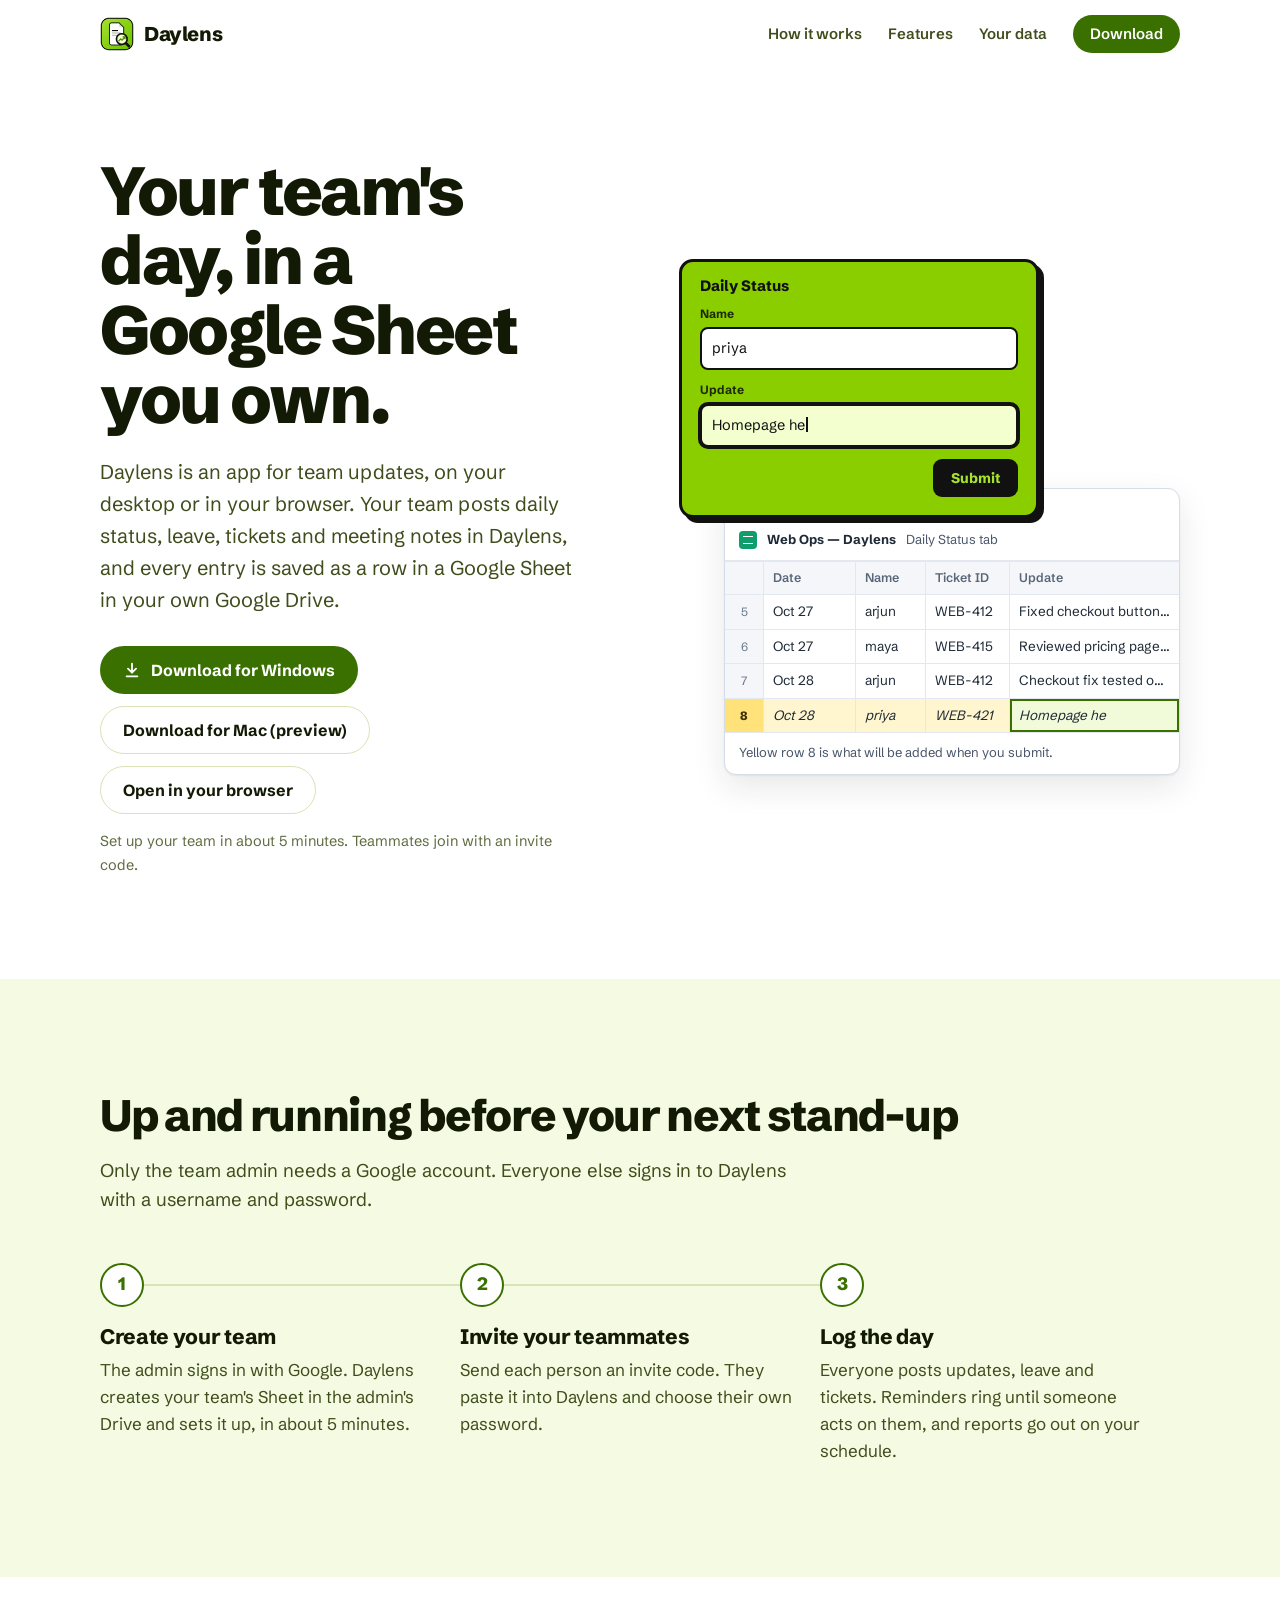
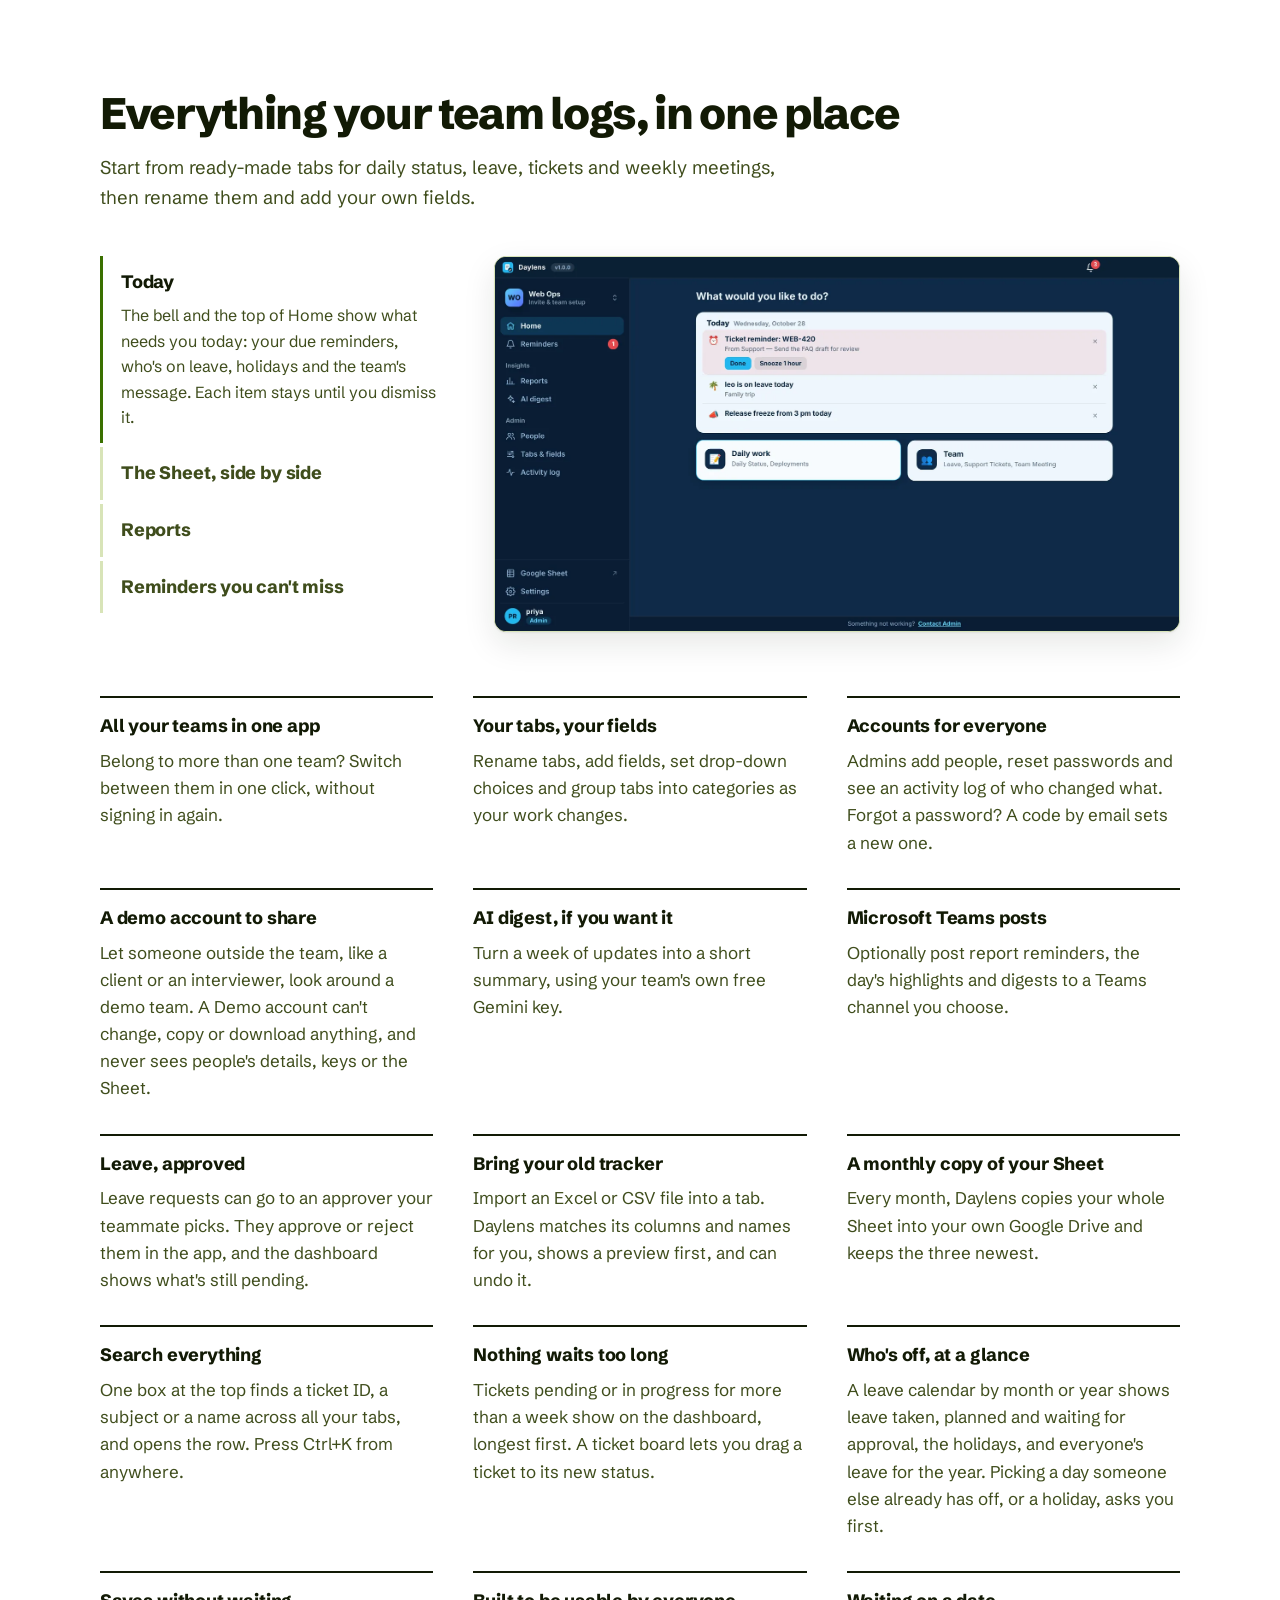
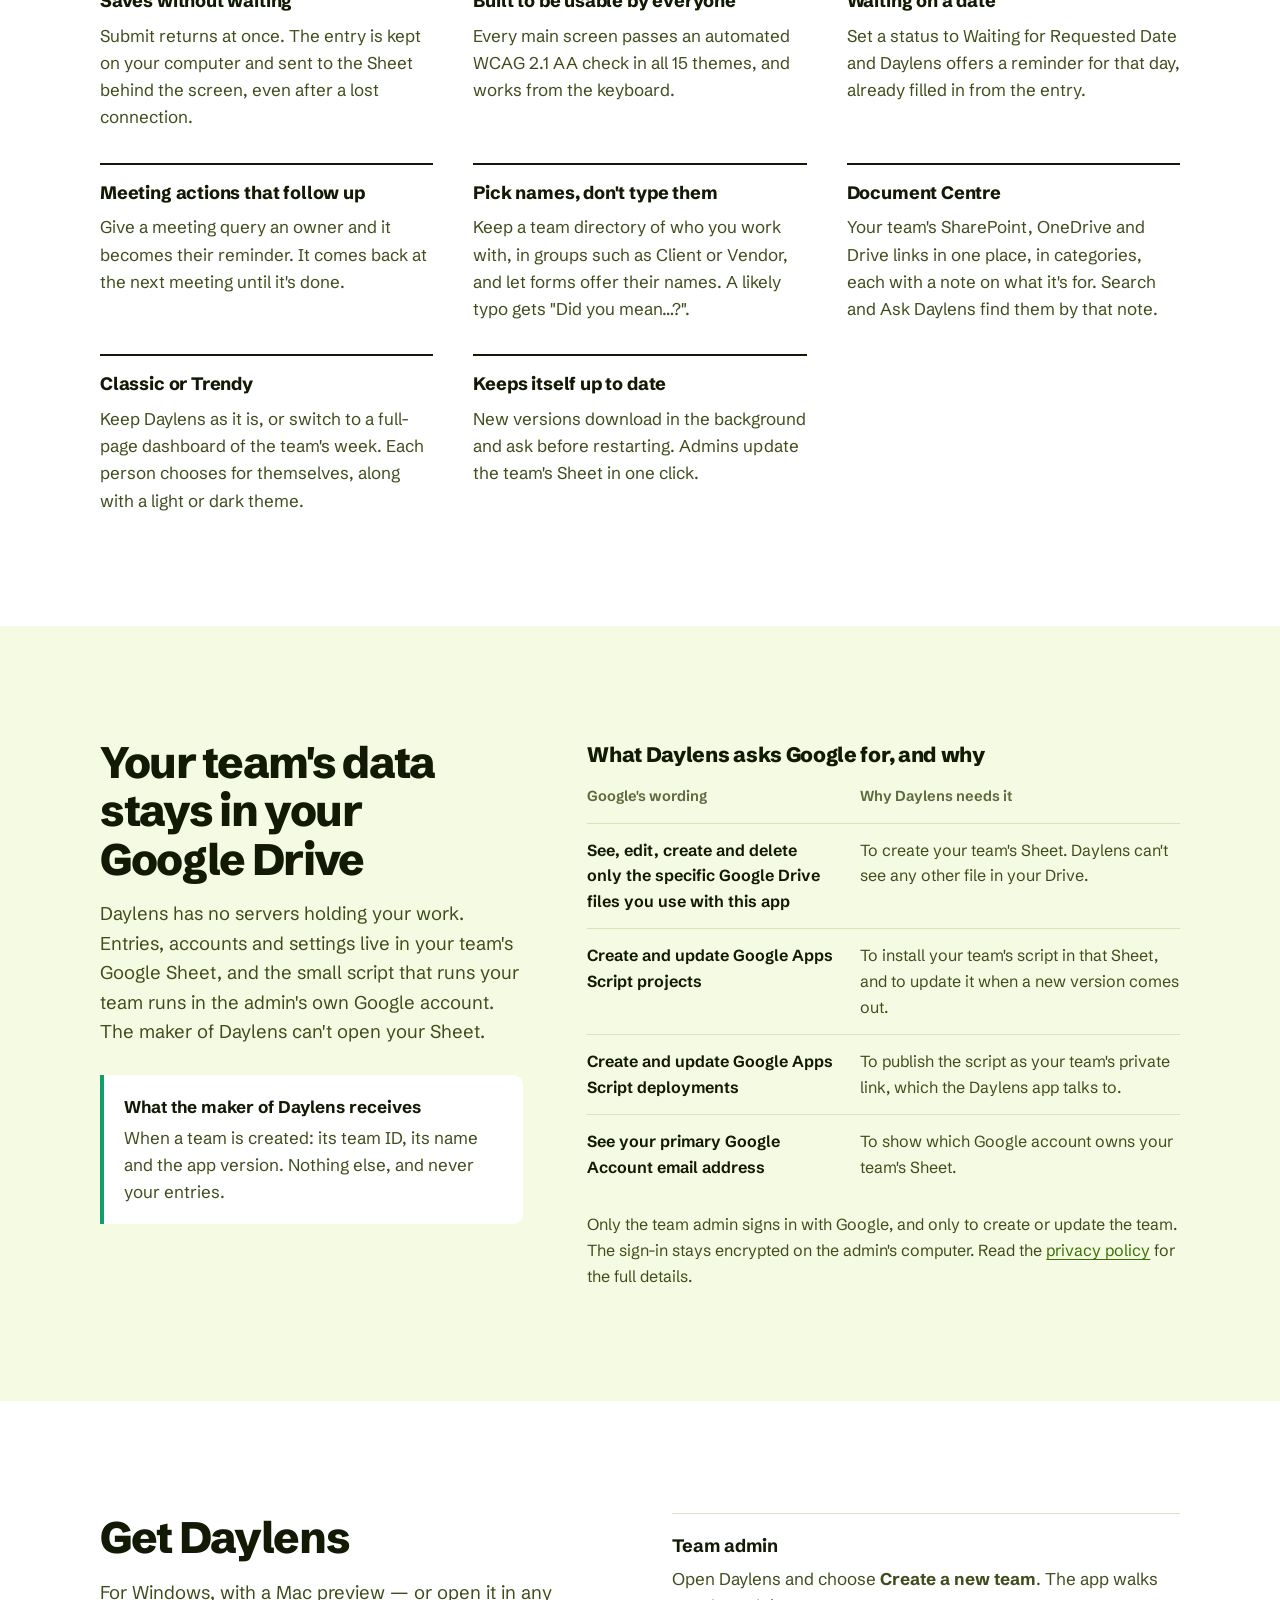
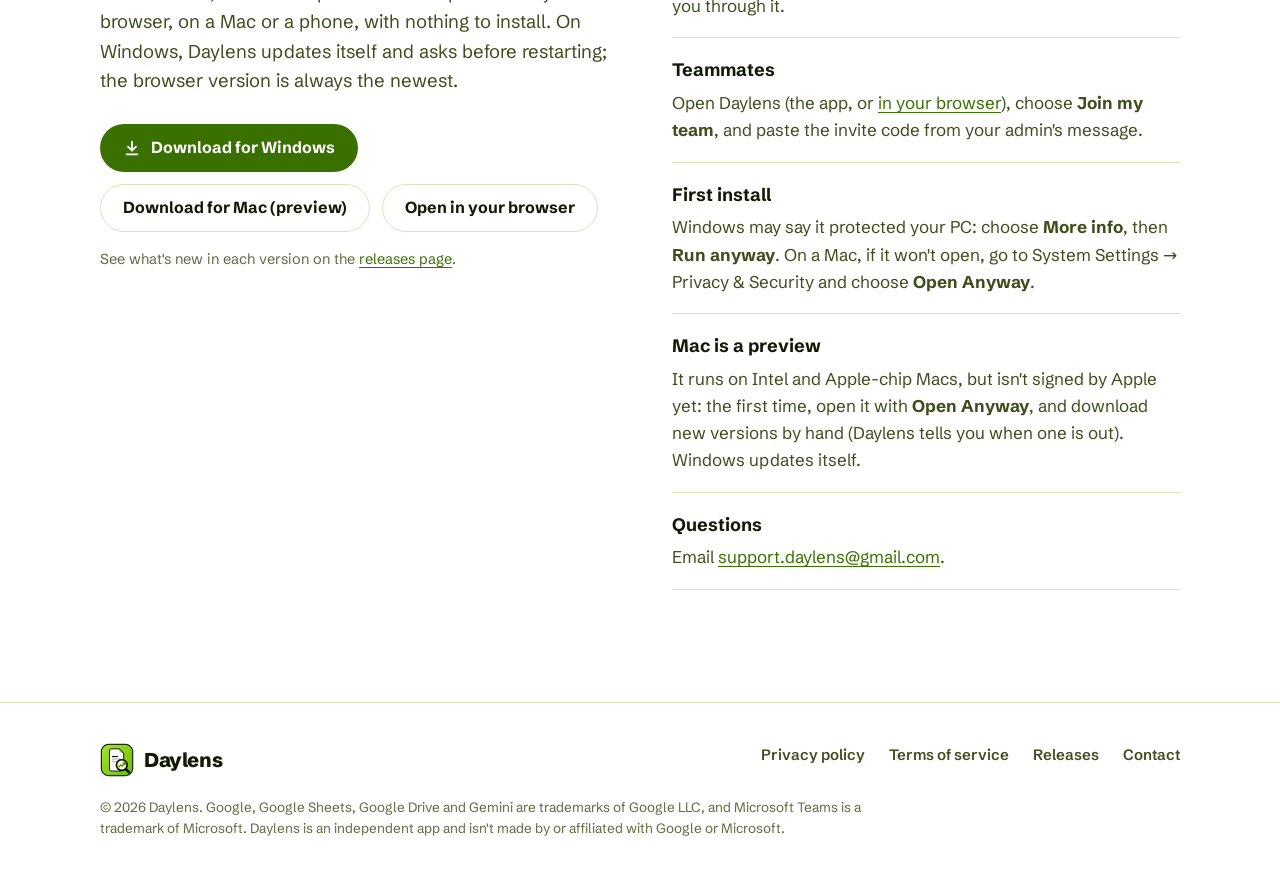
<file: docs/index.html>
<!doctype html>
<html lang="en">
<head>
<meta charset="utf-8">
<meta name="viewport" content="width=device-width, initial-scale=1">
<title>Daylens — Work &amp; Status Reports</title>
<meta name="description" content="Daylens is a desktop app for team updates. Your team posts daily status, leave, tickets and meeting notes, and every entry is saved in a Google Sheet in your own Google Drive.">
<meta property="og:title" content="Daylens — Work &amp; Status Reports">
<meta property="og:description" content="Your team's daily updates, leave, tickets, reminders and reports, kept in a Google Sheet you own.">
<meta property="og:type" content="website">
<meta name="theme-color" content="#8ace00">
<link rel="icon" href="favicon.ico" sizes="any">
<link rel="icon" href="assets/img/icon-192.png" type="image/png">
<link rel="apple-touch-icon" href="assets/img/apple-touch-icon.png">
<link rel="preload" href="assets/fonts/schibsted-grotesk-latin-wght-normal.woff2" as="font" type="font/woff2" crossorigin>
<link rel="stylesheet" href="assets/site.css">
</head>
<body>
<a class="skip" href="#main">Skip to content</a>

<header class="site-head">
  <div class="wrap">
    <a class="brand" href="./" aria-label="Daylens home">
      <img src="assets/img/icon-64.png" alt="" width="34" height="34">
      Daylens
    </a>
    <nav class="head-nav" aria-label="Main">
      <a class="opt" href="#how">How it works</a>
      <a class="opt" href="#tour">Features</a>
      <a class="opt" href="#data">Your data</a>
      <a class="btn btn-primary btn-small" href="#get">Download</a>
    </nav>
  </div>
</header>

<main id="main">
  <section class="hero">
    <div class="wrap">
      <div>
        <h1>Your team's day, in a Google Sheet you own.</h1>
        <p class="lede">Daylens is an app for team updates, on your desktop or in your browser. Your team posts daily status, leave, tickets and meeting notes in Daylens, and every entry is saved as a row in a Google Sheet in your own Google Drive.</p>
        <div class="cta-row">
          <a class="btn btn-primary" href="https://github.com/Naveen-Raj-Sivasamy/daylens-releases/releases/latest/download/Daylens-Setup.exe">
            <svg viewBox="0 0 20 20" fill="none" stroke="currentColor" stroke-width="2" stroke-linecap="round" stroke-linejoin="round" aria-hidden="true"><path d="M10 3v10M5.5 8.5 10 13l4.5-4.5M4 17h12"/></svg>
            Download for Windows
          </a>
          <a class="btn btn-quiet" href="https://github.com/Naveen-Raj-Sivasamy/daylens-releases/releases/latest/download/Daylens-Setup.dmg">Download for Mac (preview)</a>
          <a class="btn btn-quiet" href="app/">Open in your browser</a>
        </div>
        <p class="small-note">Set up your team in about 5 minutes. Teammates join with an invite code.</p>
      </div>

      <div class="demo" id="demo" aria-label="Example: a daily status update is typed into Daylens and saved as row 8 of the team's Google Sheet">
        <div class="demo-form" aria-hidden="true">
          <h3>Daily Status</h3>
          <div class="demo-field">
            <label>Name</label>
            <div class="demo-input">priya</div>
          </div>
          <div class="demo-field">
            <label>Update</label>
            <div class="demo-input active" data-typed>Homepage hero refreshed</div>
          </div>
          <div class="demo-actions"><span class="demo-submit">Submit</span></div>
        </div>
        <div class="sheet">
          <div class="sheet-bar"><span class="file" aria-hidden="true"></span><b>Web Ops — Daylens</b> Daily Status tab</div>
          <table class="grid">
            <colgroup><col class="rn-col" style="width:38px"><col class="c-date"><col class="c-name"><col class="c-id"><col></colgroup>
            <thead><tr><td class="rn"></td><th scope="col">Date</th><th scope="col">Name</th><th scope="col" class="c-id-cell">Ticket ID</th><th scope="col">Update</th></tr></thead>
            <tbody>
              <tr><td class="rn">5</td><td>Oct 27</td><td>arjun</td><td class="c-id-cell">WEB-412</td><td>Fixed checkout button on mobile</td></tr>
              <tr><td class="rn">6</td><td>Oct 27</td><td>maya</td><td class="c-id-cell">WEB-415</td><td>Reviewed pricing page copy</td></tr>
              <tr><td class="rn">7</td><td>Oct 28</td><td>arjun</td><td class="c-id-cell">WEB-412</td><td>Checkout fix tested on iOS and Android</td></tr>
              <tr class="new" data-row><td class="rn">8</td><td>Oct 28</td><td>priya</td><td class="c-id-cell">WEB-421</td><td class="focus" data-cell>Homepage hero refreshed</td></tr>
            </tbody>
          </table>
          <div class="sheet-status"><span data-status>Yellow row 8 is what will be added when you submit.</span><button type="button" class="replay" hidden>Replay</button></div>
        </div>
      </div>
    </div>
  </section>

  <section class="band band-mist" id="how" aria-labelledby="how-h">
    <div class="wrap">
      <h2 id="how-h">Up and running before your next stand-up</h2>
      <p class="intro">Only the team admin needs a Google account. Everyone else signs in to Daylens with a username and password.</p>
      <ol class="steps">
        <li>
          <h3>Create your team</h3>
          <p>The admin signs in with Google. Daylens creates your team's Sheet in the admin's Drive and sets it up, in about 5 minutes.</p>
        </li>
        <li>
          <h3>Invite your teammates</h3>
          <p>Send each person an invite code. They paste it into Daylens and choose their own password.</p>
        </li>
        <li>
          <h3>Log the day</h3>
          <p>Everyone posts updates, leave and tickets. Reminders ring until someone acts on them, and reports go out on your schedule.</p>
        </li>
      </ol>
    </div>
  </section>

  <section class="band" id="tour" aria-labelledby="tour-h">
    <div class="wrap">
      <h2 id="tour-h">Everything your team logs, in one place</h2>
      <p class="intro">Start from ready-made tabs for daily status, leave, tickets and weekly meetings, then rename them and add your own fields.</p>
      <div class="tour">
        <div class="tour-tabs" role="tablist" aria-label="Daylens features" aria-orientation="vertical">
          <button class="tour-tab" type="button" role="tab" id="tab-today" aria-controls="panel-today" aria-selected="true">
            <span class="t">Today</span>
            <span class="d">The bell and the top of Home show what needs you today: your due reminders, who's on leave, holidays and the team's message. Each item stays until you dismiss it.</span>
          </button>
          <button class="tour-tab" type="button" role="tab" id="tab-sheet" aria-controls="panel-sheet" aria-selected="false" tabindex="-1">
            <span class="t">The Sheet, side by side</span>
            <span class="d">As you fill in an entry, Daylens shows the real row it will become in your Sheet. Once it's saved, the row turns green.</span>
          </button>
          <button class="tour-tab" type="button" role="tab" id="tab-reports" aria-controls="panel-reports" aria-selected="false" tabindex="-1">
            <span class="t">Reports</span>
            <span class="d">View a report in the app, email it, download it as an Excel file, or make a ready-to-present monthly PowerPoint. Weekly and monthly reports can go out on a schedule, with a reminder to the team before each one.</span>
          </button>
          <button class="tour-tab" type="button" role="tab" id="tab-remind" aria-controls="panel-remind" aria-selected="false" tabindex="-1">
            <span class="t">Reminders you can't miss</span>
            <span class="d">When a ticket, mail or request falls due, Daylens comes to the front, its window glows red and an alarm repeats until you mark it Done, snooze it for 5, 15 or 60 minutes, or stop it. The sound can be turned off.</span>
          </button>
        </div>
        <div class="tour-stage">
          <div class="tour-panel" id="panel-today" role="tabpanel" aria-labelledby="tab-today">
            <div class="window"><img src="assets/img/shot-today.webp" width="1600" height="875" alt="Daylens Home screen. The Today list shows a ticket reminder with Done and Snooze buttons, a note that leo is on leave today, and the team message about a release freeze. Below are the team's categories: Daily work and Team."></div>
            <p class="tour-caption">The bell and the top of Home show what needs you today. Each item stays until you dismiss it.</p>
          </div>
          <div class="tour-panel" id="panel-sheet" role="tabpanel" aria-labelledby="tab-sheet" hidden>
            <div class="window"><img src="assets/img/shot-sheet.webp" width="1600" height="875" loading="lazy" alt="Adding a Daily Status entry in Daylens. The form is on the left; on the right the team's Sheet shows rows 2 to 7, and a yellow row 8 that fills in as you type."></div>
            <p class="tour-caption">As you fill in an entry, Daylens shows the real row it will become. Once saved, it turns green.</p>
          </div>
          <div class="tour-panel" id="panel-reports" role="tabpanel" aria-labelledby="tab-reports" hidden>
            <div class="window"><img src="assets/img/shot-reports.webp" width="1600" height="875" loading="lazy" alt="A weekly report open in Daylens, with a tab for each Sheet tab, a search box, and buttons to email or download it."></div>
            <p class="tour-caption">View a report in the app, email it, or download it as an Excel file.</p>
          </div>
          <div class="tour-panel" id="panel-remind" role="tabpanel" aria-labelledby="tab-remind" hidden>
            <div class="desk"><img class="behind" src="assets/img/shot-sheet.webp" width="1600" height="875" loading="lazy" alt=""><img class="pop" src="assets/img/shot-alert.webp" width="688" height="198" loading="lazy" alt="A Daylens reminder pop-up in the corner of the screen: Ticket reminder WEB-420, with Done, Snooze 1 hour and Open buttons."><span class="taskbar" aria-hidden="true"></span></div>
            <p class="tour-caption">Due reminders stay in the corner of your screen until you mark them Done or snooze them.</p>
          </div>
        </div>
      </div>

      <dl class="also">
        <div><dt>All your teams in one app</dt><dd>Belong to more than one team? Switch between them in one click, without signing in again.</dd></div>
        <div><dt>Your tabs, your fields</dt><dd>Rename tabs, add fields, set drop-down choices and group tabs into categories as your work changes.</dd></div>
        <div><dt>Accounts for everyone</dt><dd>Admins add people, reset passwords and see an activity log of who changed what. Forgot a password? A code by email sets a new one.</dd></div>
        <div><dt>A demo account to share</dt><dd>Let someone outside the team, like a client or an interviewer, look around a demo team. A Demo account can't change, copy or download anything, and never sees people's details, keys or the Sheet.</dd></div>
        <div><dt>AI digest, if you want it</dt><dd>Turn a week of updates into a short summary, using your team's own free Gemini key.</dd></div>
        <div><dt>Microsoft Teams posts</dt><dd>Optionally post report reminders, the day's highlights and digests to a Teams channel you choose.</dd></div>
        <div><dt>Leave, approved</dt><dd>Leave requests can go to an approver your teammate picks. They approve or reject them in the app, and the dashboard shows what's still pending.</dd></div>
        <div><dt>Bring your old tracker</dt><dd>Import an Excel or CSV file into a tab. Daylens matches its columns and names for you, shows a preview first, and can undo it.</dd></div>
        <div><dt>A monthly copy of your Sheet</dt><dd>Every month, Daylens copies your whole Sheet into your own Google Drive and keeps the three newest.</dd></div>
        <div><dt>Search everything</dt><dd>One box at the top finds a ticket ID, a subject or a name across all your tabs, and opens the row. Press Ctrl+K from anywhere.</dd></div>
        <div><dt>Nothing waits too long</dt><dd>Tickets pending or in progress for more than a week show on the dashboard, longest first. A ticket board lets you drag a ticket to its new status.</dd></div>
        <div><dt>Who's off, at a glance</dt><dd>A leave calendar by month or year shows leave taken, planned and waiting for approval, the holidays, and everyone's leave for the year. Picking a day someone else already has off, or a holiday, asks you first.</dd></div>
        <div><dt>Saves without waiting</dt><dd>Submit returns at once. The entry is kept on your computer and sent to the Sheet behind the screen, even after a lost connection.</dd></div>
        <div><dt>Built to be usable by everyone</dt><dd>Every main screen passes an automated WCAG 2.1 AA check in all 15 themes, and works from the keyboard.</dd></div>
        <div><dt>Waiting on a date</dt><dd>Set a status to Waiting for Requested Date and Daylens offers a reminder for that day, already filled in from the entry.</dd></div>
        <div><dt>Meeting actions that follow up</dt><dd>Give a meeting query an owner and it becomes their reminder. It comes back at the next meeting until it's done.</dd></div>
        <div><dt>Pick names, don't type them</dt><dd>Keep a team directory of who you work with, in groups such as Client or Vendor, and let forms offer their names. A likely typo gets "Did you mean…?".</dd></div>
        <div><dt>Document Centre</dt><dd>Your team's SharePoint, OneDrive and Drive links in one place, in categories, each with a note on what it's for. Search and Ask Daylens find them by that note.</dd></div>
        <div><dt>Classic or Trendy</dt><dd>Keep Daylens as it is, or switch to a full-page dashboard of the team's week. Each person chooses for themselves, along with a light or dark theme.</dd></div>
        <div><dt>Keeps itself up to date</dt><dd>New versions download in the background and ask before restarting. Admins update the team's Sheet in one click.</dd></div>
      </dl>
    </div>
  </section>

  <section class="band band-mist" id="data" aria-labelledby="data-h">
    <div class="wrap data">
      <div>
        <h2 id="data-h">Your team's data stays in your Google Drive</h2>
        <p class="intro">Daylens has no servers holding your work. Entries, accounts and settings live in your team's Google Sheet, and the small script that runs your team runs in the admin's own Google account. The maker of Daylens can't open your Sheet.</p>
        <div class="sees">
          <b>What the maker of Daylens receives</b>
          <p>When a team is created: its team ID, its name and the app version. Nothing else, and never your entries.</p>
        </div>
      </div>
      <div>
        <table class="perms">
          <caption>What Daylens asks Google for, and why</caption>
          <thead><tr><th scope="col">Google's wording</th><th scope="col">Why Daylens needs it</th></tr></thead>
          <tbody>
            <tr><th scope="row">See, edit, create and delete only the specific Google Drive files you use with this app</th><td>To create your team's Sheet. Daylens can't see any other file in your Drive.</td></tr>
            <tr><th scope="row">Create and update Google Apps Script projects</th><td>To install your team's script in that Sheet, and to update it when a new version comes out.</td></tr>
            <tr><th scope="row">Create and update Google Apps Script deployments</th><td>To publish the script as your team's private link, which the Daylens app talks to.</td></tr>
            <tr><th scope="row">See your primary Google Account email address</th><td>To show which Google account owns your team's Sheet.</td></tr>
          </tbody>
        </table>
        <p class="perms-note">Only the team admin signs in with Google, and only to create or update the team. The sign-in stays encrypted on the admin's computer. Read the <a href="privacy.html">privacy policy</a> for the full details.</p>
      </div>
    </div>
  </section>

  <section class="band" id="get" aria-labelledby="get-h">
    <div class="wrap get">
      <div>
        <h2 id="get-h">Get Daylens</h2>
        <p class="intro">For Windows, with a Mac preview — or open it in any browser, on a Mac or a phone, with nothing to install. On Windows, Daylens updates itself and asks before restarting; the browser version is always the newest.</p>
        <div class="cta-row">
          <a class="btn btn-primary" href="https://github.com/Naveen-Raj-Sivasamy/daylens-releases/releases/latest/download/Daylens-Setup.exe">
            <svg viewBox="0 0 20 20" fill="none" stroke="currentColor" stroke-width="2" stroke-linecap="round" stroke-linejoin="round" aria-hidden="true"><path d="M10 3v10M5.5 8.5 10 13l4.5-4.5M4 17h12"/></svg>
            Download for Windows
          </a>
          <a class="btn btn-quiet" href="https://github.com/Naveen-Raj-Sivasamy/daylens-releases/releases/latest/download/Daylens-Setup.dmg">Download for Mac (preview)</a>
          <a class="btn btn-quiet" href="app/">Open in your browser</a>
        </div>
        <p class="small-note">See what's new in each version on the <a href="https://github.com/Naveen-Raj-Sivasamy/daylens-releases/releases">releases page</a>.</p>
      </div>
      <ul class="start">
        <li><b>Team admin</b><span>Open Daylens and choose <strong>Create a new team</strong>. The app walks you through it.</span></li>
        <li><b>Teammates</b><span>Open Daylens (the app, or <a href="app/">in your browser</a>), choose <strong>Join my team</strong>, and paste the invite code from your admin's message.</span></li>
        <li><b>First install</b><span>Windows may say it protected your PC: choose <strong>More info</strong>, then <strong>Run anyway</strong>. On a Mac, if it won't open, go to System Settings → Privacy &amp; Security and choose <strong>Open Anyway</strong>.</span></li>
        <li><b>Mac is a preview</b><span>It runs on Intel and Apple-chip Macs, but isn't signed by Apple yet: the first time, open it with <strong>Open Anyway</strong>, and download new versions by hand (Daylens tells you when one is out). Windows updates itself.</span></li>
        <li><b>Questions</b><span>Email <a href="mailto:support.daylens@gmail.com">support.daylens@gmail.com</a>.</span></li>
      </ul>
    </div>
  </section>
</main>

<footer class="site-foot">
  <div class="wrap">
    <a class="brand" href="./"><img src="assets/img/icon-64.png" alt="" width="34" height="34">Daylens</a>
    <nav aria-label="Footer">
      <a href="privacy.html">Privacy policy</a>
      <a href="terms.html">Terms of service</a>
      <a href="https://github.com/Naveen-Raj-Sivasamy/daylens-releases/releases">Releases</a>
      <a href="mailto:support.daylens@gmail.com">Contact</a>
    </nav>
    <p class="fine">© 2026 Daylens. Google, Google Sheets, Google Drive and Gemini are trademarks of Google LLC, and Microsoft Teams is a trademark of Microsoft. Daylens is an independent app and isn't made by or affiliated with Google or Microsoft.</p>
  </div>
</footer>
<script src="assets/site.js" defer></script>
</body>
</html>
</file>
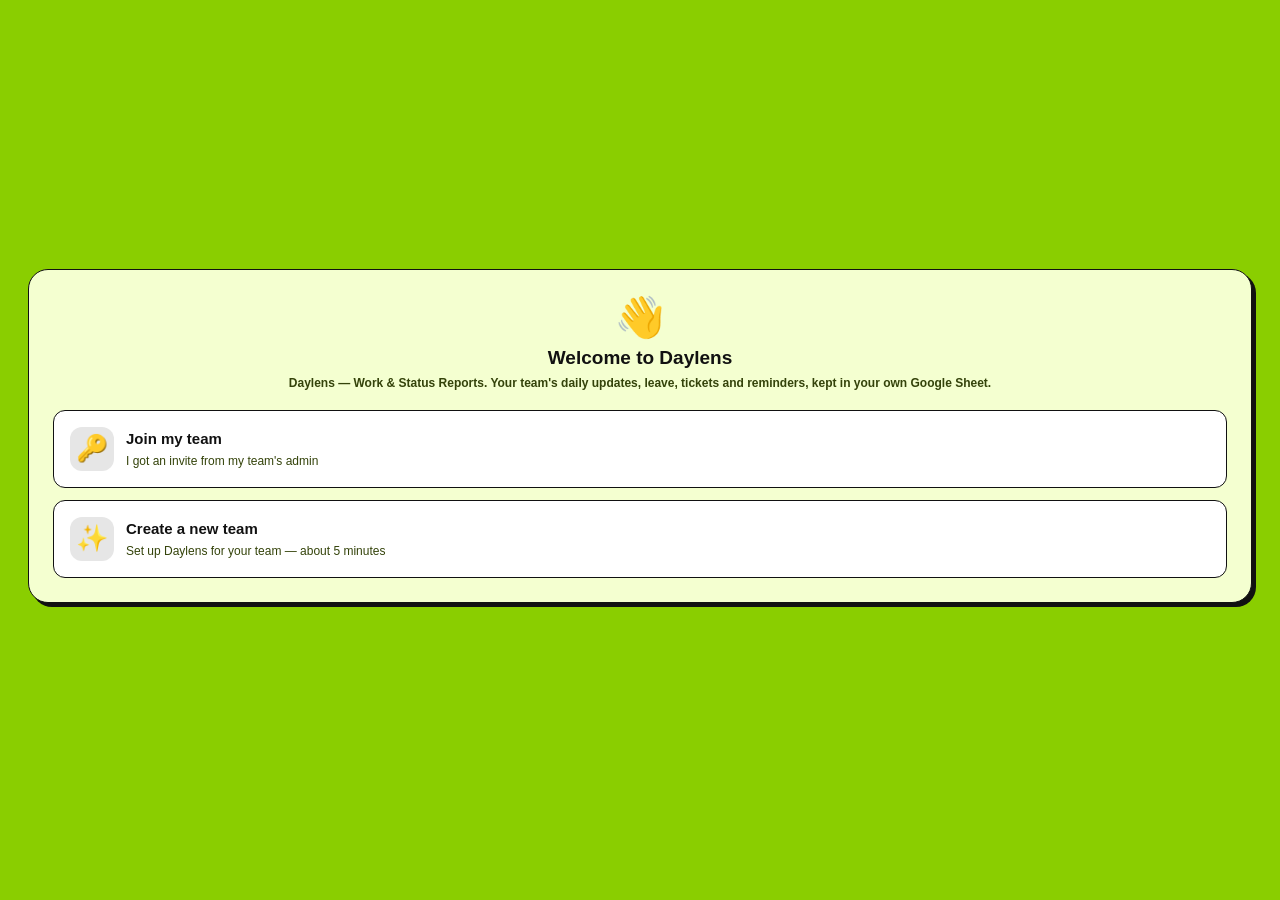
<file: docs/app/index.html>
<!doctype html>
<html lang="en">
<head>
<meta charset="utf-8" />
<meta http-equiv="Content-Security-Policy" content="default-src 'self'; script-src 'self' 'unsafe-inline'; style-src 'self' 'unsafe-inline'; img-src 'self' data: blob: https:; font-src 'self' data:; connect-src 'self' https://script.google.com https://script.googleusercontent.com; frame-src 'self' blob: data:; worker-src 'self' blob:; object-src 'none'; base-uri 'self'; form-action 'none'" />
<meta name="referrer" content="no-referrer" />
<meta name="viewport" content="width=device-width, initial-scale=1, viewport-fit=cover" />
<title>Daylens — Work &amp; Status Reports</title>
<meta name="description" content="Daylens in your browser: your team's work, status reports, tickets and leave." />
<meta name="theme-color" content="#f4f6fb" />
<meta name="apple-mobile-web-app-capable" content="yes" />
<meta name="mobile-web-app-capable" content="yes" />
<meta name="apple-mobile-web-app-title" content="Daylens" />
<meta name="apple-mobile-web-app-status-bar-style" content="black-translucent" />
<link rel="manifest" href="manifest.webmanifest" />
<link rel="icon" type="image/png" href="icons/icon-192.png" />
<link rel="apple-touch-icon" href="icons/icon-180.png" />
<style>
  html, body { margin: 0; height: 100%; background: #f4f6fb; overflow: hidden; }
  /* 1.9: Light is the standard theme; someone who picked a dark one gets its colour while Daylens opens. */
  html.dl-dark, html.dl-dark body { background: #16332a; }
  body { font-family: system-ui, -apple-system, "Segoe UI", Roboto, sans-serif; }
  #dl-windows { position: fixed; inset: 0; }
  .dl-win[hidden] { display: none !important; }
  .dl-win iframe { display: block; width: 100%; height: 100%; border: 0; background: transparent; }
  .dl-full { position: absolute; inset: 0; }
  .dl-popup { position: absolute; z-index: 20; border-radius: 14px; overflow: hidden; box-shadow: 0 18px 50px rgba(0, 0, 0, 0.45); }
  .dl-popup.dl-top { z-index: 30; }
  #dl-start { position: fixed; inset: 0; display: grid; place-items: center; color: #1d2433; font-size: 15px; letter-spacing: 0.2px; }
  html.dl-dark #dl-start { color: #f3ede0; }
  #dl-start[hidden] { display: none; }
  #dl-start .dot { width: 10px; height: 10px; border-radius: 50%; background: #118452; margin: 0 auto 14px; animation: dl-pulse 1.1s ease-in-out infinite; }
  @keyframes dl-pulse { 50% { opacity: 0.25; transform: scale(0.7); } }
  @media (prefers-reduced-motion: reduce) { #dl-start .dot { animation: none; } }
  #dl-link { position: fixed; left: 50%; bottom: max(16px, env(safe-area-inset-bottom)); transform: translateX(-50%); z-index: 40;
    display: flex; gap: 10px; align-items: center; max-width: calc(100vw - 32px); padding: 10px 12px 10px 16px; border-radius: 14px;
    background: #f6f1e4; color: #1d2a26; box-shadow: 0 12px 40px rgba(0, 0, 0, 0.4); font-size: 14px; }
  #dl-link[hidden] { display: none; }
  #dl-link a { flex: none; font-weight: 800; color: #1d1a10; background: #e2b04a; padding: 8px 14px; border-radius: 10px; text-decoration: none; }
  #dl-link button { flex: none; border: 0; background: transparent; font-size: 18px; line-height: 1; padding: 6px; cursor: pointer; color: #5d6b66; }
  #dl-link a:focus-visible, #dl-link button:focus-visible { outline: 3px solid #e2b04a; outline-offset: 2px; }
  noscript { position: fixed; inset: 0; display: grid; place-items: center; color: #1d2433; padding: 24px; text-align: center; }
</style>
</head>
<body>
<div id="dl-windows"></div>
<div id="dl-start" role="status"><div><div class="dot"></div>Opening Daylens…</div></div>
<div id="dl-link" role="dialog" aria-label="Open the link" hidden><span>Your browser held back a new tab.</span><a id="dl-link-a" href="#" target="_blank" rel="noopener">Open it</a><button type="button" id="dl-link-x" aria-label="Close">✕</button></div>
<noscript>Daylens needs JavaScript. Turn it on for this site, or use the Daylens desktop app.</noscript>
<script>
  try { if (/^(forest|ocean|sunset|royal|berry|lagoon|graphite|contrast|neon)$/.test(localStorage.getItem('statusApp.theme') || '')) document.documentElement.classList.add('dl-dark'); } catch (e) { /* private mode: light */ }
  window.__DAYLENS_VERSION__ = '1.11.9';
  window.__DAYLENS_ENV__ = {};
  // Daylens never runs inside another site's page (someone else's frame could trick a tap).
  if (window.top !== window.self) { document.documentElement.innerHTML = '<body style="font-family:sans-serif;padding:24px">Open Daylens directly: <a href="' + location.href + '" target="_top">' + location.href + '</a></body>'; throw new Error('framed'); }
  (function () {
    var bar = document.getElementById('dl-link'), a = document.getElementById('dl-link-a');
    document.getElementById('dl-link-x').onclick = function () { bar.hidden = true; };
    a.onclick = function () { setTimeout(function () { bar.hidden = true; }, 50); };
    window.__dlShowLink = function (url) { a.href = url; bar.hidden = false; a.focus(); };
    // The "Opening Daylens…" note goes once a screen is up.
    var start = document.getElementById('dl-start');
    new MutationObserver(function () {
      if (document.querySelector('#dl-windows .dl-full:not([hidden])')) start.hidden = true;
    }).observe(document.getElementById('dl-windows'), { subtree: true, attributes: true, childList: true });
  })();
</script>
<script src="daylens-core.js?v=1.11.9"></script>
</body>
</html>
</file>
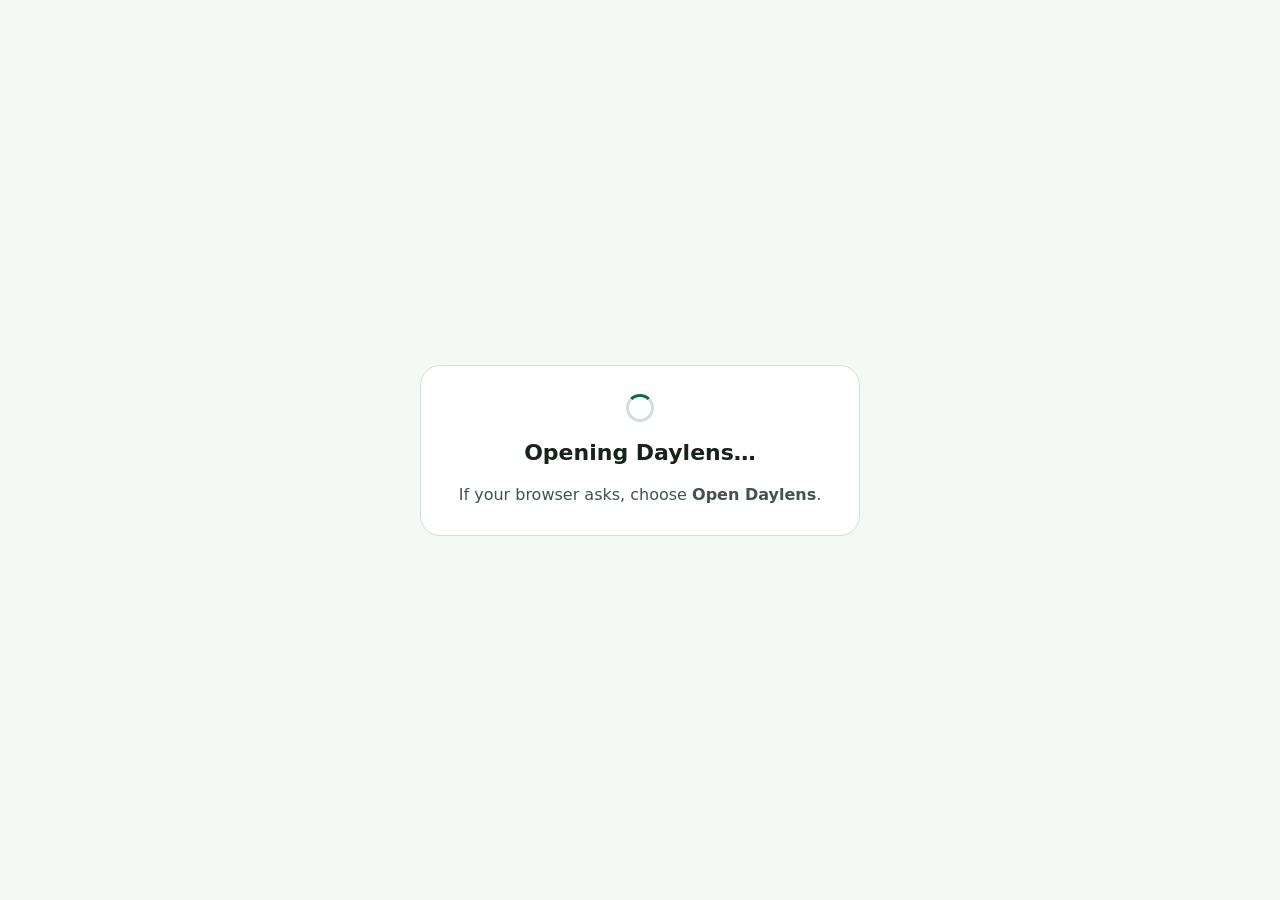
<file: docs/open/index.html>
<!doctype html>
<html lang="en">
<head>
<meta charset="utf-8">
<meta name="viewport" content="width=device-width, initial-scale=1">
<title>Open Daylens</title>
<style>
:root{--bg:#f4f9f6;--card:#ffffff;--ink:#14231c;--dim:#43534a;--line:#d5ded8;--brand:#0f6b46;--on-brand:#ffffff}
@media (prefers-color-scheme:dark){:root{--bg:#0e1612;--card:#17231d;--ink:#eef5f0;--dim:#b4c4b9;--line:#2c3d34;--brand:#2fbf86;--on-brand:#06180f}}
*{box-sizing:border-box}
body{margin:0;min-height:100vh;display:grid;place-items:center;background:var(--bg);color:var(--ink);font:16px/1.5 system-ui,"Segoe UI",Roboto,sans-serif;padding:24px 16px}
main{width:100%;max-width:440px;background:var(--card);border:1px solid var(--line);border-radius:20px;padding:28px 24px;display:grid;gap:14px;text-align:center}
h1{margin:0;font-size:22px}
p{margin:0;color:var(--dim)}
.spin{width:28px;height:28px;margin:0 auto;border-radius:50%;border:3px solid var(--line);border-top-color:var(--brand);animation:s .9s linear infinite}
@keyframes s{to{transform:rotate(360deg)}}
@media (prefers-reduced-motion:reduce){.spin{animation:none;border-top-color:var(--line)}}
.btns{display:grid;gap:10px;margin-top:4px}
a.btn{display:block;padding:12px 16px;border-radius:12px;font-weight:700;text-decoration:none;border:2px solid var(--brand);color:var(--brand)}
a.btn.fill{background:var(--brand);color:var(--on-brand)}
a.btn:focus-visible{outline:3px solid var(--ink);outline-offset:2px}
small{color:var(--dim)}
[hidden]{display:none!important}
</style>
</head>
<body>
<main>
  <div class="spin" id="spin" aria-hidden="true"></div>
  <h1 id="title">Opening Daylens…</h1>
  <p id="msg" role="status">If your browser asks, choose <b>Open Daylens</b>.</p>
  <div class="btns" id="btns" hidden>
    <a class="btn fill" id="again" href="daylens://open">Open the Daylens app</a>
    <a class="btn" href="../app/">Use Daylens on the web instead</a>
  </div>
  <small id="dl" hidden>Don't have the app? <a href="../">Get Daylens</a></small>
</main>
<script>
(function () {
  var launched = false;
  function left() { launched = true; }
  window.addEventListener('blur', left);
  document.addEventListener('visibilitychange', function () { if (document.hidden) left(); });
  setTimeout(function () { try { location.href = 'daylens://open'; } catch (e) {} }, 400);
  setTimeout(function () {
    document.getElementById('spin').hidden = true;
    document.getElementById('btns').hidden = false;
    document.getElementById('dl').hidden = false;
    document.getElementById('title').textContent = launched ? 'Daylens should be open' : 'Daylens didn\'t open';
    document.getElementById('msg').textContent = launched
      ? 'You can close this tab. If Daylens isn\'t in front, use the buttons below.'
      : 'The app may not be installed on this computer, or your browser blocked the link. Try again, or use the web version.';
  }, 3500);
})();
</script>
</body>
</html>
</file>
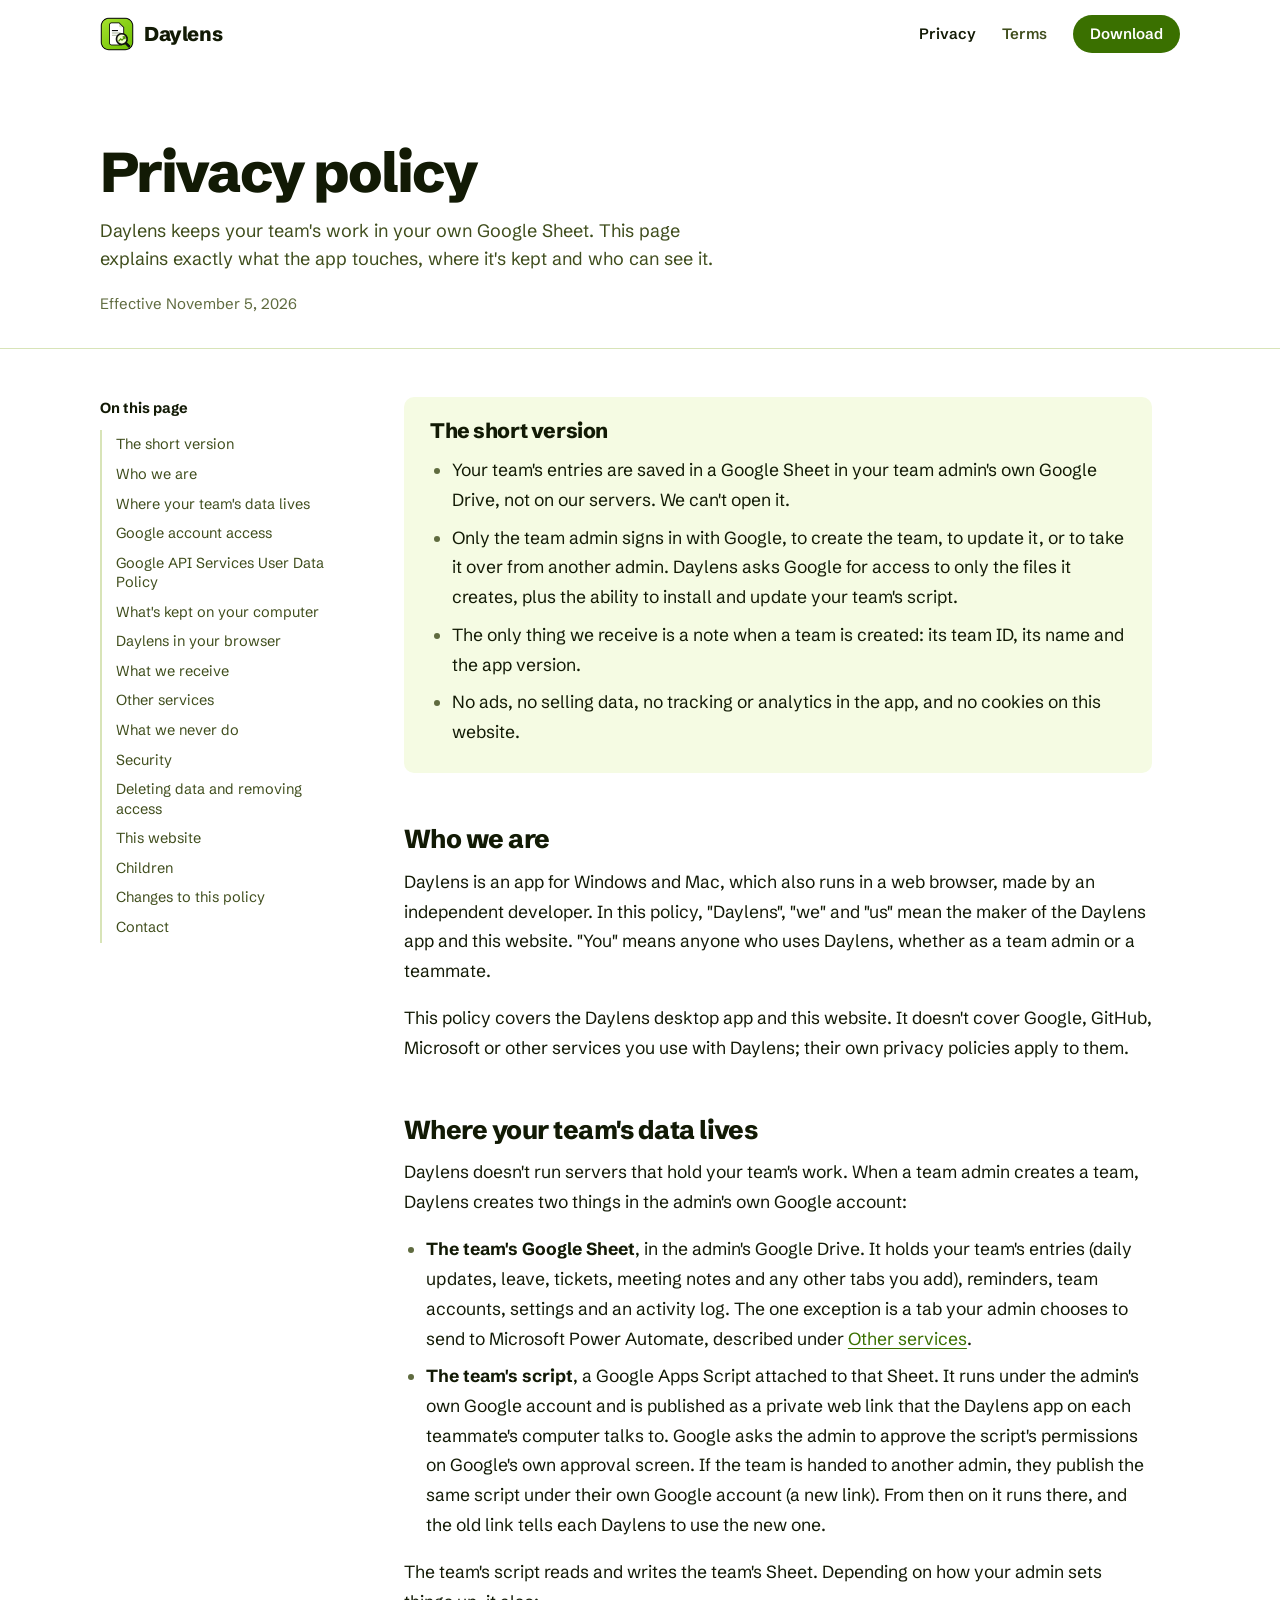
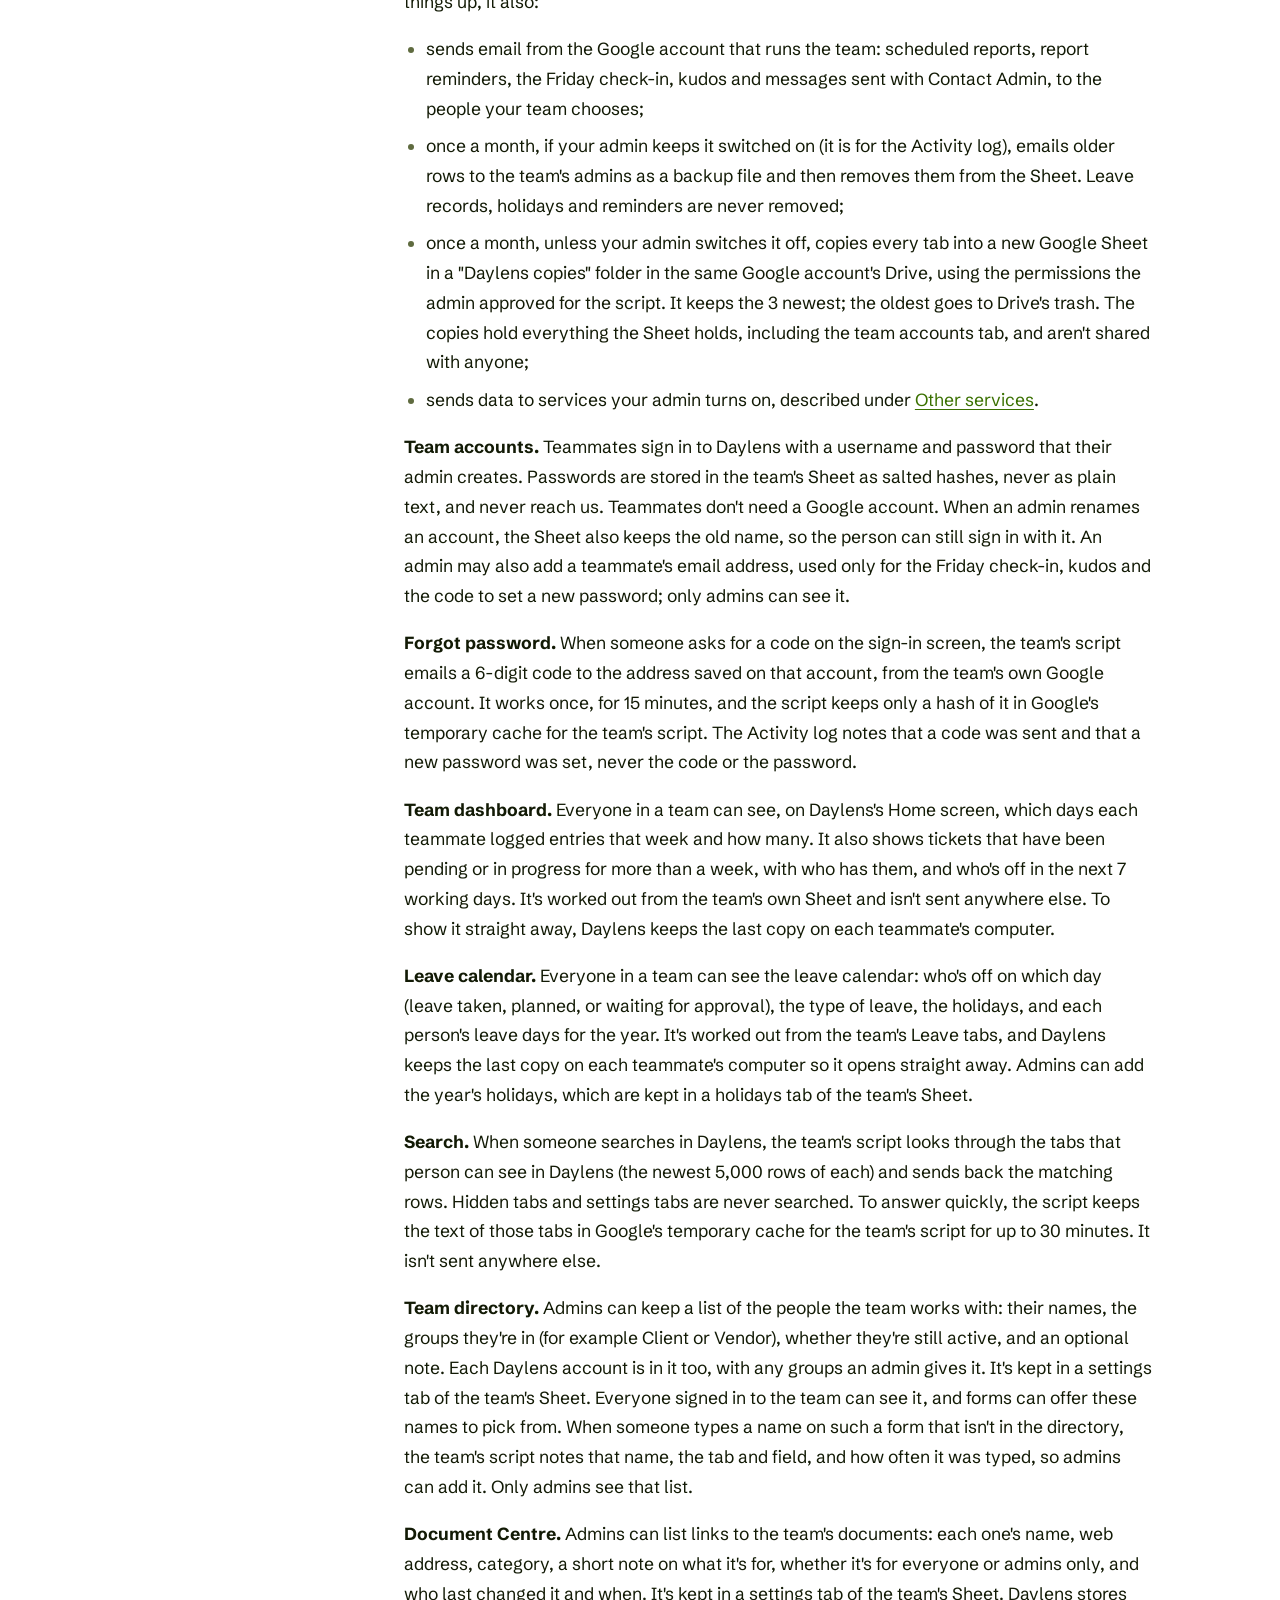
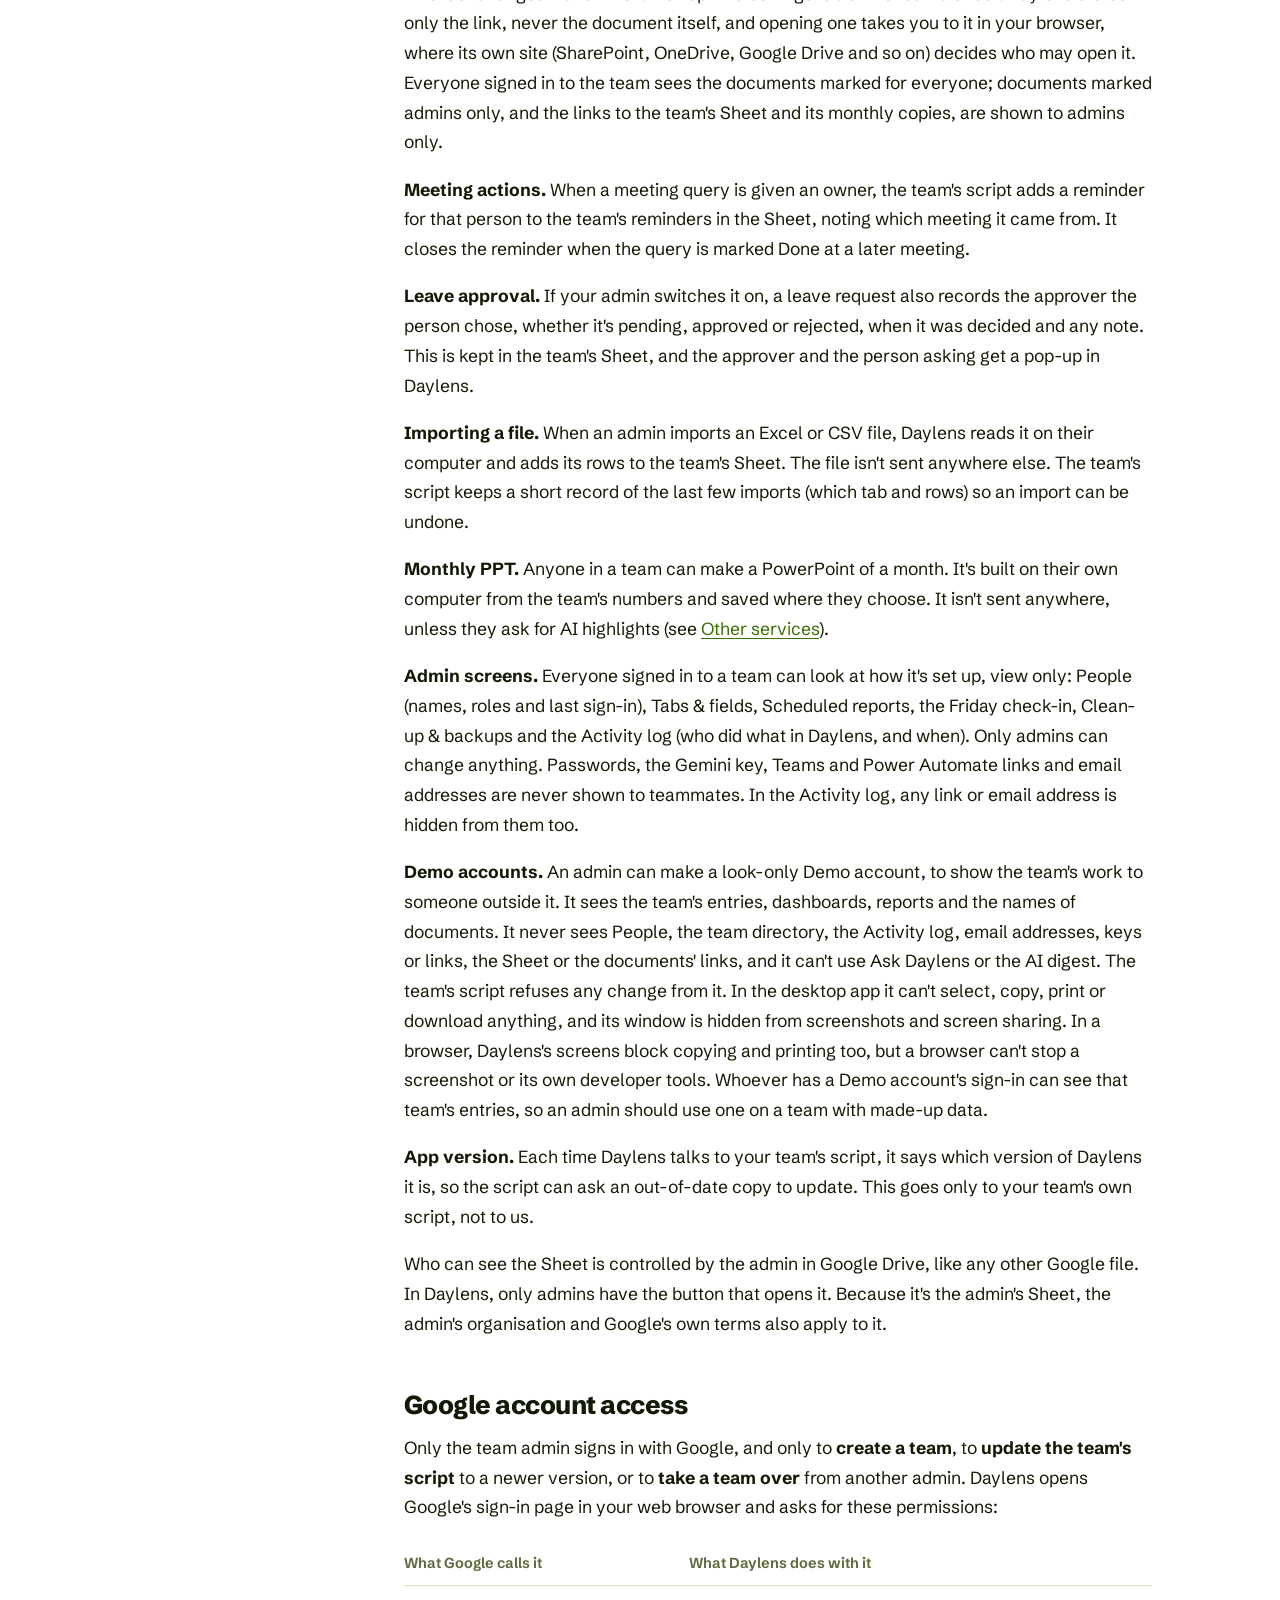
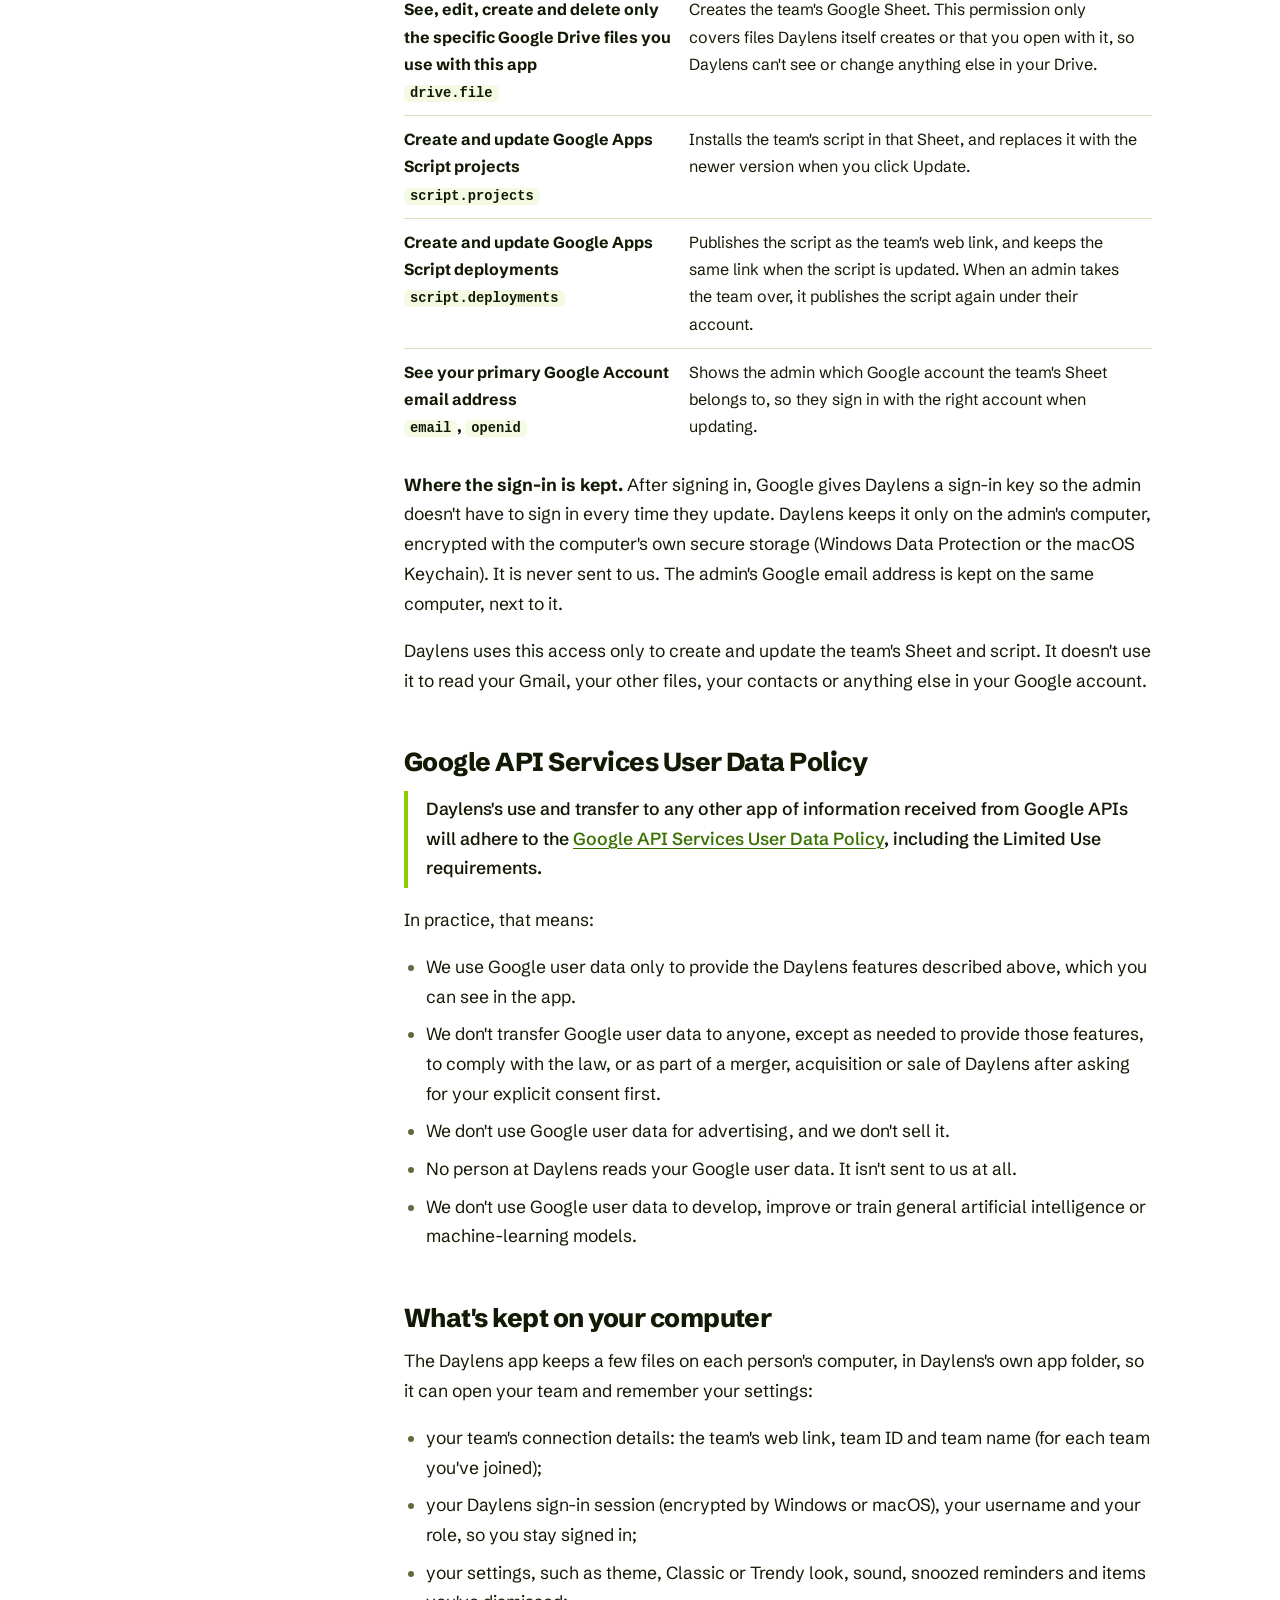
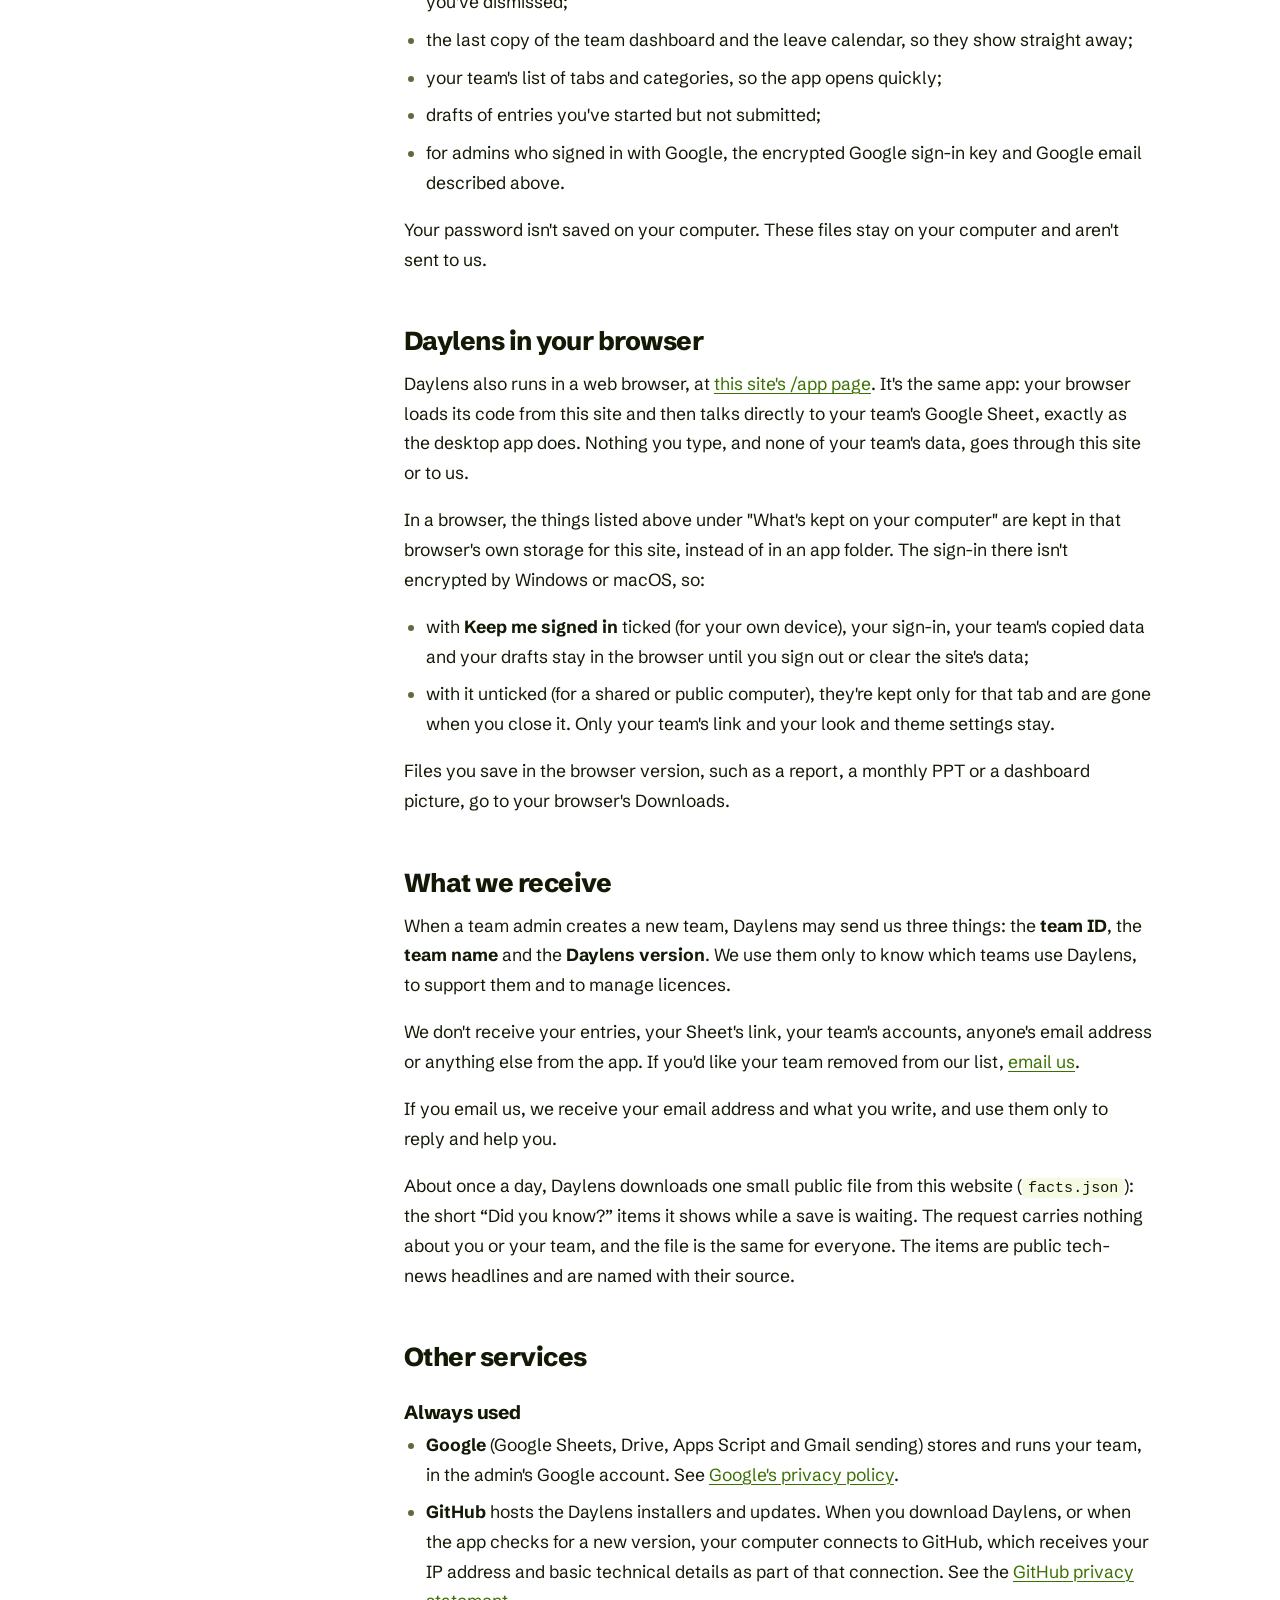
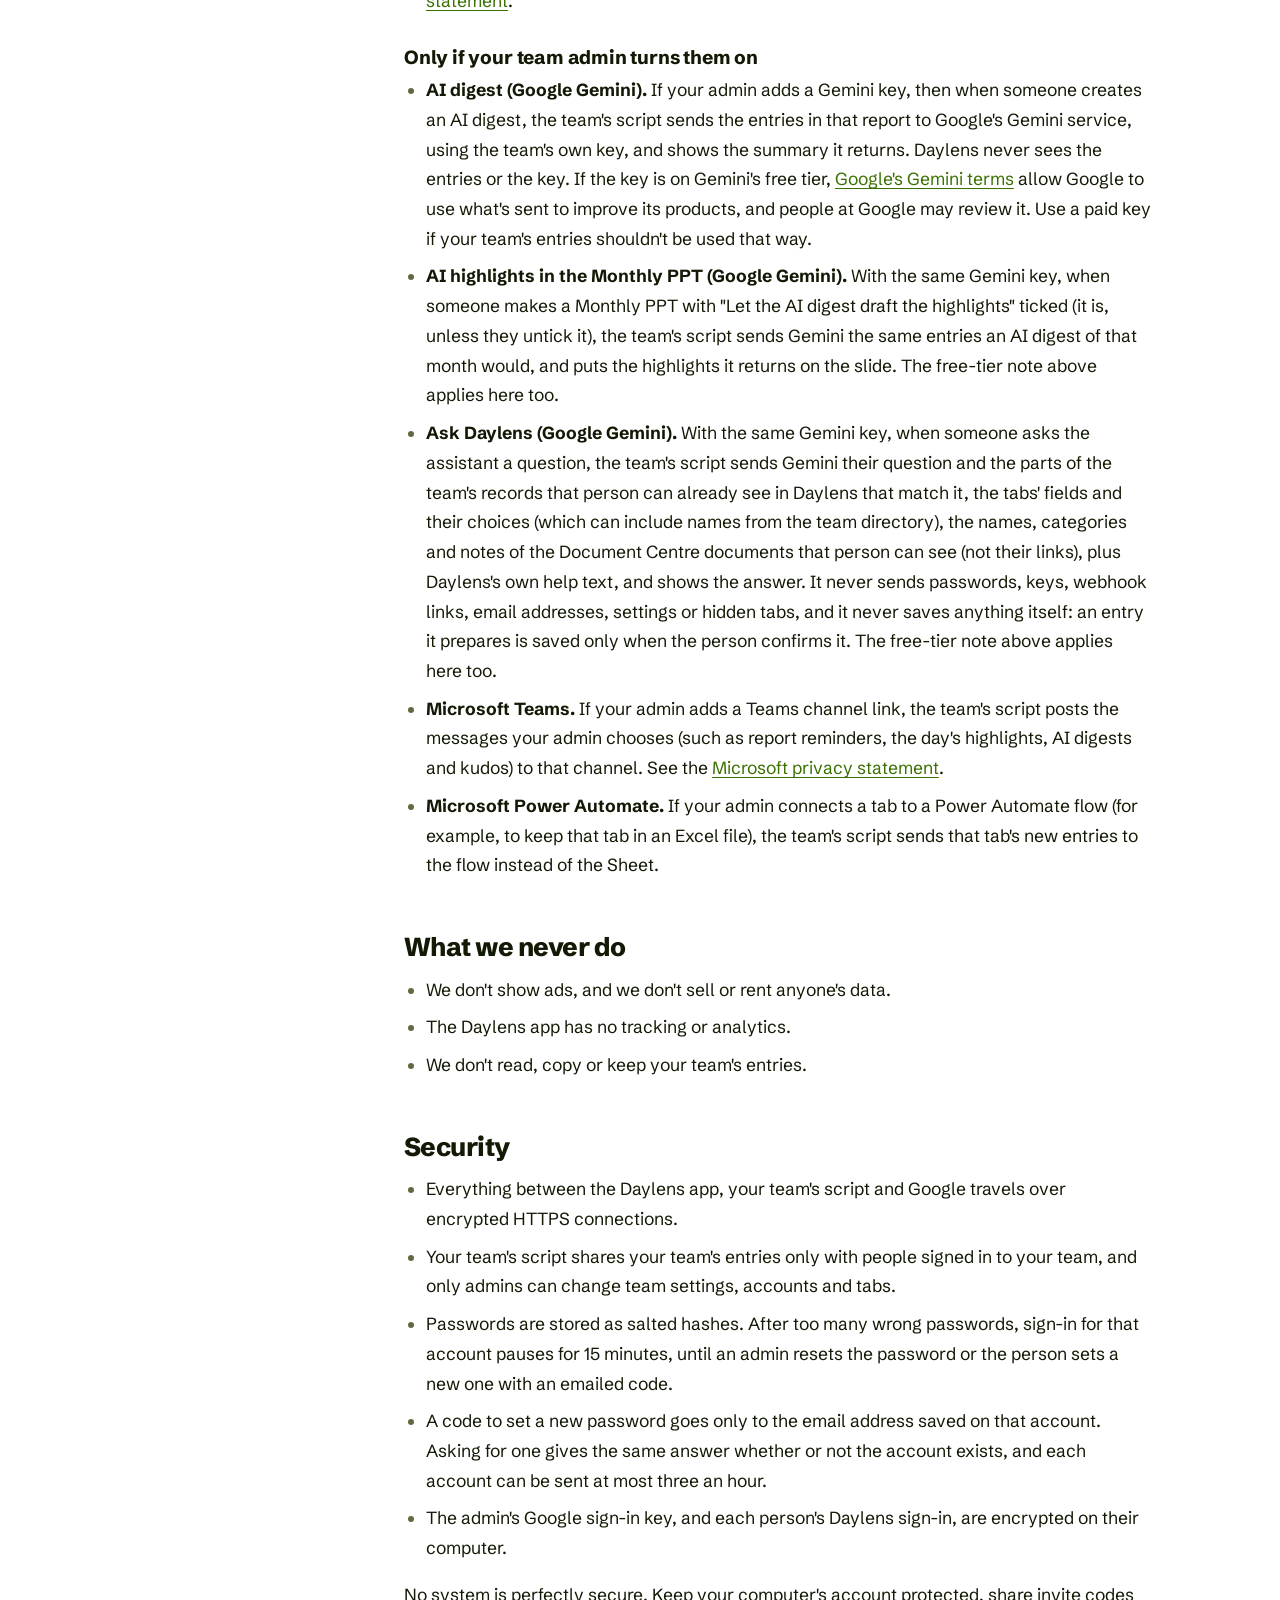
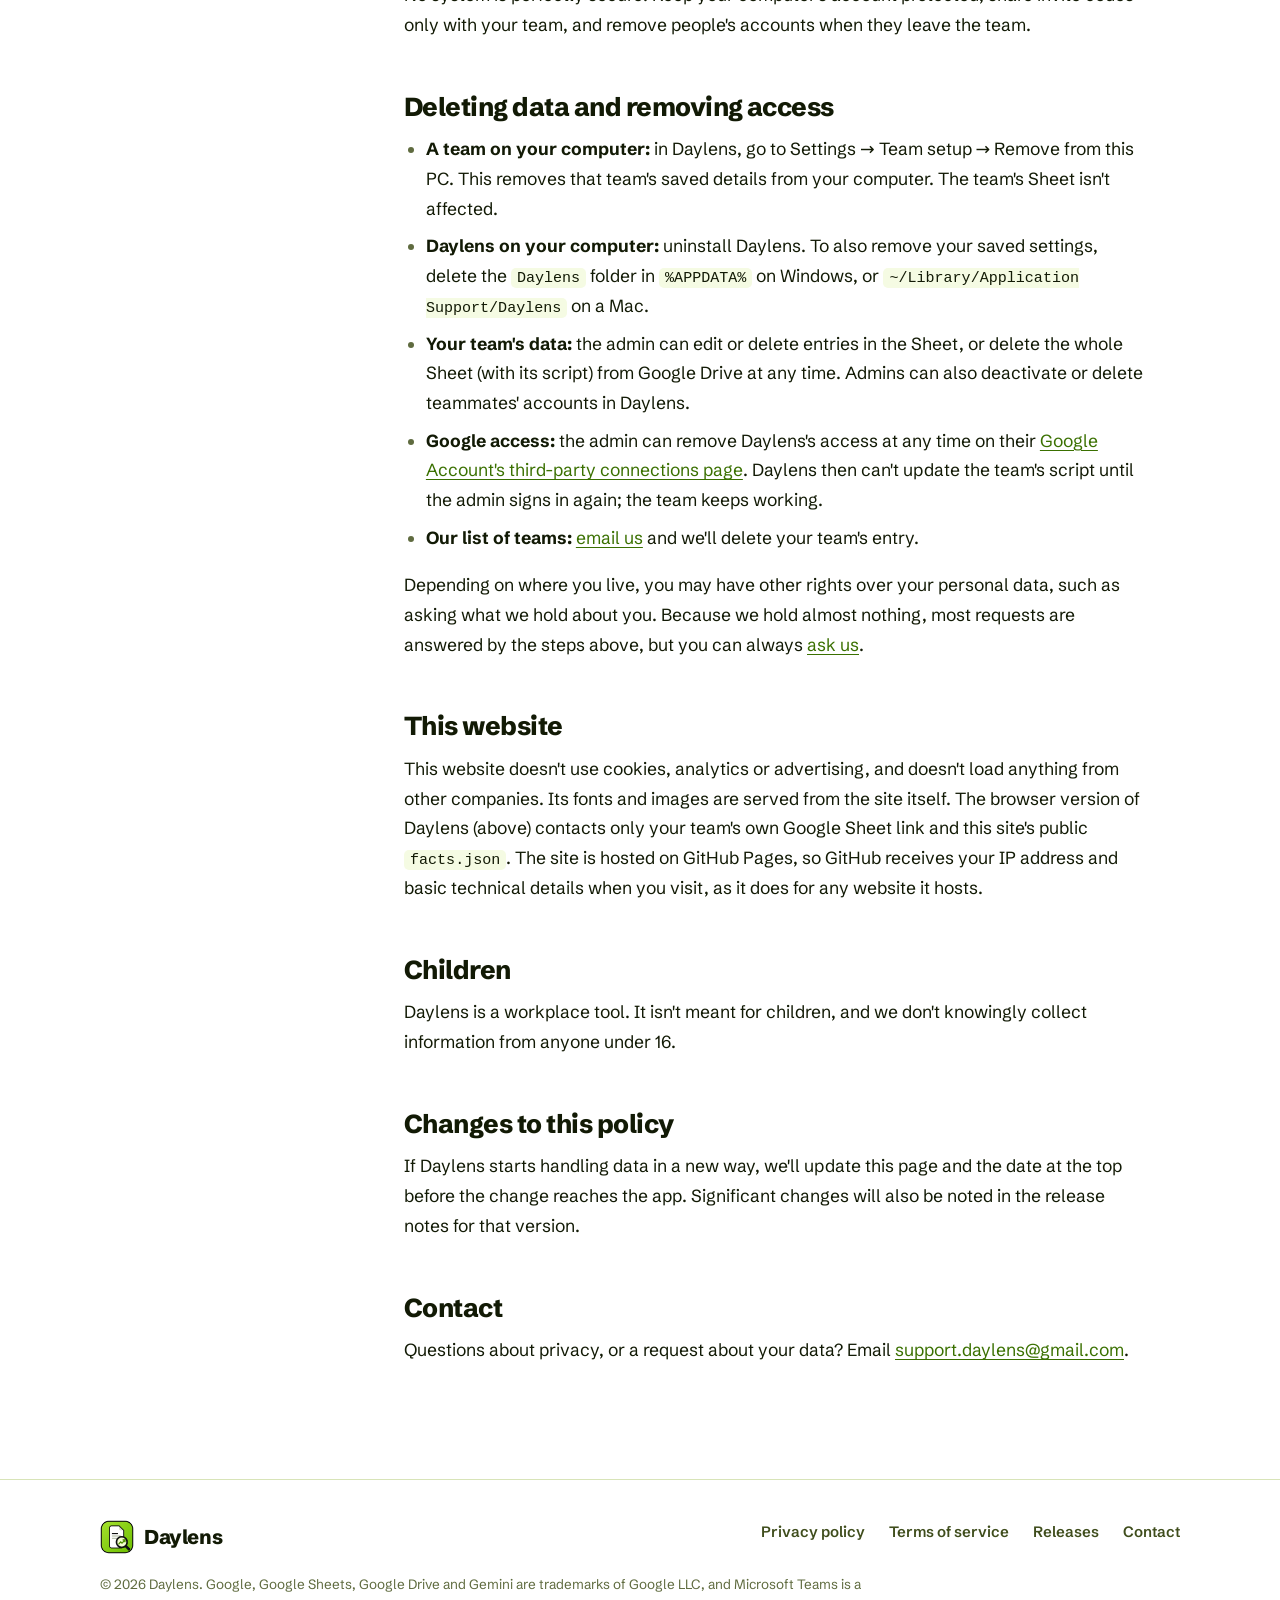
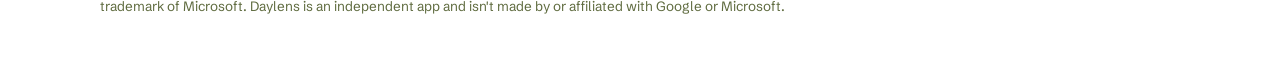
<file: docs/privacy.html>
<!doctype html>
<html lang="en">
<head>
<meta charset="utf-8">
<meta name="viewport" content="width=device-width, initial-scale=1">
<title>Privacy policy — Daylens</title>
<meta name="description" content="How the Daylens desktop app handles your team's data and the Google account access it asks for.">
<meta name="theme-color" content="#8ace00">
<link rel="icon" href="favicon.ico" sizes="any">
<link rel="icon" href="assets/img/icon-192.png" type="image/png">
<link rel="apple-touch-icon" href="assets/img/apple-touch-icon.png">
<link rel="preload" href="assets/fonts/schibsted-grotesk-latin-wght-normal.woff2" as="font" type="font/woff2" crossorigin>
<link rel="stylesheet" href="assets/site.css">
</head>
<body>
<a class="skip" href="#main">Skip to content</a>

<header class="site-head">
  <div class="wrap">
    <a class="brand" href="./" aria-label="Daylens home">
      <img src="assets/img/icon-64.png" alt="" width="34" height="34">
      Daylens
    </a>
    <nav class="head-nav" aria-label="Main">
      <a class="opt" href="privacy.html" aria-current="page">Privacy</a>
      <a class="opt" href="terms.html">Terms</a>
      <a class="btn btn-primary btn-small" href="./#get">Download</a>
    </nav>
  </div>
</header>

<main id="main">
  <div class="doc-head">
    <div class="wrap">
      <h1>Privacy policy</h1>
      <p>Daylens keeps your team's work in your own Google Sheet. This page explains exactly what the app touches, where it's kept and who can see it.</p>
      <p class="updated">Effective November 5, 2026</p>
    </div>
  </div>

  <div class="wrap doc">
    <nav class="toc" aria-label="On this page">
      <b>On this page</b>
      <ol>
        <li><a href="#summary">The short version</a></li>
        <li><a href="#who">Who we are</a></li>
        <li><a href="#where">Where your team's data lives</a></li>
        <li><a href="#google">Google account access</a></li>
        <li><a href="#limited-use">Google API Services User Data Policy</a></li>
        <li><a href="#computer">What's kept on your computer</a></li>
        <li><a href="#browser">Daylens in your browser</a></li>
        <li><a href="#us">What we receive</a></li>
        <li><a href="#others">Other services</a></li>
        <li><a href="#never">What we never do</a></li>
        <li><a href="#security">Security</a></li>
        <li><a href="#choices">Deleting data and removing access</a></li>
        <li><a href="#website">This website</a></li>
        <li><a href="#children">Children</a></li>
        <li><a href="#changes">Changes to this policy</a></li>
        <li><a href="#contact">Contact</a></li>
      </ol>
    </nav>

    <article class="prose">
      <section class="summary" id="summary">
        <h2>The short version</h2>
        <ul>
          <li>Your team's entries are saved in a Google Sheet in your team admin's own Google Drive, not on our servers. We can't open it.</li>
          <li>Only the team admin signs in with Google, to create the team, to update it, or to take it over from another admin. Daylens asks Google for access to only the files it creates, plus the ability to install and update your team's script.</li>
          <li>The only thing we receive is a note when a team is created: its team ID, its name and the app version.</li>
          <li>No ads, no selling data, no tracking or analytics in the app, and no cookies on this website.</li>
        </ul>
      </section>

      <h2 id="who">Who we are</h2>
      <p>Daylens is an app for Windows and Mac, which also runs in a web browser, made by an independent developer. In this policy, "Daylens", "we" and "us" mean the maker of the Daylens app and this website. "You" means anyone who uses Daylens, whether as a team admin or a teammate.</p>
      <p>This policy covers the Daylens desktop app and this website. It doesn't cover Google, GitHub, Microsoft or other services you use with Daylens; their own privacy policies apply to them.</p>

      <h2 id="where">Where your team's data lives</h2>
      <p>Daylens doesn't run servers that hold your team's work. When a team admin creates a team, Daylens creates two things in the admin's own Google account:</p>
      <ul>
        <li><strong>The team's Google Sheet</strong>, in the admin's Google Drive. It holds your team's entries (daily updates, leave, tickets, meeting notes and any other tabs you add), reminders, team accounts, settings and an activity log. The one exception is a tab your admin chooses to send to Microsoft Power Automate, described under <a href="#others">Other services</a>.</li>
        <li><strong>The team's script</strong>, a Google Apps Script attached to that Sheet. It runs under the admin's own Google account and is published as a private web link that the Daylens app on each teammate's computer talks to. Google asks the admin to approve the script's permissions on Google's own approval screen. If the team is handed to another admin, they publish the same script under their own Google account (a new link). From then on it runs there, and the old link tells each Daylens to use the new one.</li>
      </ul>
      <p>The team's script reads and writes the team's Sheet. Depending on how your admin sets things up, it also:</p>
      <ul>
        <li>sends email from the Google account that runs the team: scheduled reports, report reminders, the Friday check-in, kudos and messages sent with Contact Admin, to the people your team chooses;</li>
        <li>once a month, if your admin keeps it switched on (it is for the Activity log), emails older rows to the team's admins as a backup file and then removes them from the Sheet. Leave records, holidays and reminders are never removed;</li>
        <li>once a month, unless your admin switches it off, copies every tab into a new Google Sheet in a "Daylens copies" folder in the same Google account's Drive, using the permissions the admin approved for the script. It keeps the 3 newest; the oldest goes to Drive's trash. The copies hold everything the Sheet holds, including the team accounts tab, and aren't shared with anyone;</li>
        <li>sends data to services your admin turns on, described under <a href="#others">Other services</a>.</li>
      </ul>
      <p><strong>Team accounts.</strong> Teammates sign in to Daylens with a username and password that their admin creates. Passwords are stored in the team's Sheet as salted hashes, never as plain text, and never reach us. Teammates don't need a Google account. When an admin renames an account, the Sheet also keeps the old name, so the person can still sign in with it. An admin may also add a teammate's email address, used only for the Friday check-in, kudos and the code to set a new password; only admins can see it.</p>
      <p><strong>Forgot password.</strong> When someone asks for a code on the sign-in screen, the team's script emails a 6-digit code to the address saved on that account, from the team's own Google account. It works once, for 15 minutes, and the script keeps only a hash of it in Google's temporary cache for the team's script. The Activity log notes that a code was sent and that a new password was set, never the code or the password.</p>
      <p><strong>Team dashboard.</strong> Everyone in a team can see, on Daylens's Home screen, which days each teammate logged entries that week and how many. It also shows tickets that have been pending or in progress for more than a week, with who has them, and who's off in the next 7 working days. It's worked out from the team's own Sheet and isn't sent anywhere else. To show it straight away, Daylens keeps the last copy on each teammate's computer.</p>
      <p><strong>Leave calendar.</strong> Everyone in a team can see the leave calendar: who's off on which day (leave taken, planned, or waiting for approval), the type of leave, the holidays, and each person's leave days for the year. It's worked out from the team's Leave tabs, and Daylens keeps the last copy on each teammate's computer so it opens straight away. Admins can add the year's holidays, which are kept in a holidays tab of the team's Sheet.</p>
      <p><strong>Search.</strong> When someone searches in Daylens, the team's script looks through the tabs that person can see in Daylens (the newest 5,000 rows of each) and sends back the matching rows. Hidden tabs and settings tabs are never searched. To answer quickly, the script keeps the text of those tabs in Google's temporary cache for the team's script for up to 30 minutes. It isn't sent anywhere else.</p>
      <p><strong>Team directory.</strong> Admins can keep a list of the people the team works with: their names, the groups they're in (for example Client or Vendor), whether they're still active, and an optional note. Each Daylens account is in it too, with any groups an admin gives it. It's kept in a settings tab of the team's Sheet. Everyone signed in to the team can see it, and forms can offer these names to pick from. When someone types a name on such a form that isn't in the directory, the team's script notes that name, the tab and field, and how often it was typed, so admins can add it. Only admins see that list.</p>
      <p><strong>Document Centre.</strong> Admins can list links to the team's documents: each one's name, web address, category, a short note on what it's for, whether it's for everyone or admins only, and who last changed it and when. It's kept in a settings tab of the team's Sheet. Daylens stores only the link, never the document itself, and opening one takes you to it in your browser, where its own site (SharePoint, OneDrive, Google Drive and so on) decides who may open it. Everyone signed in to the team sees the documents marked for everyone; documents marked admins only, and the links to the team's Sheet and its monthly copies, are shown to admins only.</p>
      <p><strong>Meeting actions.</strong> When a meeting query is given an owner, the team's script adds a reminder for that person to the team's reminders in the Sheet, noting which meeting it came from. It closes the reminder when the query is marked Done at a later meeting.</p>
      <p><strong>Leave approval.</strong> If your admin switches it on, a leave request also records the approver the person chose, whether it's pending, approved or rejected, when it was decided and any note. This is kept in the team's Sheet, and the approver and the person asking get a pop-up in Daylens.</p>
      <p><strong>Importing a file.</strong> When an admin imports an Excel or CSV file, Daylens reads it on their computer and adds its rows to the team's Sheet. The file isn't sent anywhere else. The team's script keeps a short record of the last few imports (which tab and rows) so an import can be undone.</p>
      <p><strong>Monthly PPT.</strong> Anyone in a team can make a PowerPoint of a month. It's built on their own computer from the team's numbers and saved where they choose. It isn't sent anywhere, unless they ask for AI highlights (see <a href="#others">Other services</a>).</p>
      <p><strong>Admin screens.</strong> Everyone signed in to a team can look at how it's set up, view only: People (names, roles and last sign-in), Tabs &amp; fields, Scheduled reports, the Friday check-in, Clean-up &amp; backups and the Activity log (who did what in Daylens, and when). Only admins can change anything. Passwords, the Gemini key, Teams and Power Automate links and email addresses are never shown to teammates. In the Activity log, any link or email address is hidden from them too.</p>
      <p><strong>Demo accounts.</strong> An admin can make a look-only Demo account, to show the team's work to someone outside it. It sees the team's entries, dashboards, reports and the names of documents. It never sees People, the team directory, the Activity log, email addresses, keys or links, the Sheet or the documents' links, and it can't use Ask Daylens or the AI digest. The team's script refuses any change from it. In the desktop app it can't select, copy, print or download anything, and its window is hidden from screenshots and screen sharing. In a browser, Daylens's screens block copying and printing too, but a browser can't stop a screenshot or its own developer tools. Whoever has a Demo account's sign-in can see that team's entries, so an admin should use one on a team with made-up data.</p>
      <p><strong>App version.</strong> Each time Daylens talks to your team's script, it says which version of Daylens it is, so the script can ask an out-of-date copy to update. This goes only to your team's own script, not to us.</p>
      <p>Who can see the Sheet is controlled by the admin in Google Drive, like any other Google file. In Daylens, only admins have the button that opens it. Because it's the admin's Sheet, the admin's organisation and Google's own terms also apply to it.</p>

      <h2 id="google">Google account access</h2>
      <p>Only the team admin signs in with Google, and only to <strong>create a team</strong>, to <strong>update the team's script</strong> to a newer version, or to <strong>take a team over</strong> from another admin. Daylens opens Google's sign-in page in your web browser and asks for these permissions:</p>
      <table>
        <thead><tr><th scope="col">What Google calls it</th><th scope="col">What Daylens does with it</th></tr></thead>
        <tbody>
          <tr><th scope="row">See, edit, create and delete only the specific Google Drive files you use with this app<br><code>drive.file</code></th><td>Creates the team's Google Sheet. This permission only covers files Daylens itself creates or that you open with it, so Daylens can't see or change anything else in your Drive.</td></tr>
          <tr><th scope="row">Create and update Google Apps Script projects<br><code>script.projects</code></th><td>Installs the team's script in that Sheet, and replaces it with the newer version when you click Update.</td></tr>
          <tr><th scope="row">Create and update Google Apps Script deployments<br><code>script.deployments</code></th><td>Publishes the script as the team's web link, and keeps the same link when the script is updated. When an admin takes the team over, it publishes the script again under their account.</td></tr>
          <tr><th scope="row">See your primary Google Account email address<br><code>email</code>, <code>openid</code></th><td>Shows the admin which Google account the team's Sheet belongs to, so they sign in with the right account when updating.</td></tr>
        </tbody>
      </table>
      <p><strong>Where the sign-in is kept.</strong> After signing in, Google gives Daylens a sign-in key so the admin doesn't have to sign in every time they update. Daylens keeps it only on the admin's computer, encrypted with the computer's own secure storage (Windows Data Protection or the macOS Keychain). It is never sent to us. The admin's Google email address is kept on the same computer, next to it.</p>
      <p>Daylens uses this access only to create and update the team's Sheet and script. It doesn't use it to read your Gmail, your other files, your contacts or anything else in your Google account.</p>

      <h2 id="limited-use">Google API Services User Data Policy</h2>
      <blockquote>Daylens's use and transfer to any other app of information received from Google APIs will adhere to the <a href="https://developers.google.com/terms/api-services-user-data-policy">Google API Services User Data Policy</a>, including the Limited Use requirements.</blockquote>
      <p>In practice, that means:</p>
      <ul>
        <li>We use Google user data only to provide the Daylens features described above, which you can see in the app.</li>
        <li>We don't transfer Google user data to anyone, except as needed to provide those features, to comply with the law, or as part of a merger, acquisition or sale of Daylens after asking for your explicit consent first.</li>
        <li>We don't use Google user data for advertising, and we don't sell it.</li>
        <li>No person at Daylens reads your Google user data. It isn't sent to us at all.</li>
        <li>We don't use Google user data to develop, improve or train general artificial intelligence or machine-learning models.</li>
      </ul>

      <h2 id="computer">What's kept on your computer</h2>
      <p>The Daylens app keeps a few files on each person's computer, in Daylens's own app folder, so it can open your team and remember your settings:</p>
      <ul>
        <li>your team's connection details: the team's web link, team ID and team name (for each team you've joined);</li>
        <li>your Daylens sign-in session (encrypted by Windows or macOS), your username and your role, so you stay signed in;</li>
        <li>your settings, such as theme, Classic or Trendy look, sound, snoozed reminders and items you've dismissed;</li>
        <li>the last copy of the team dashboard and the leave calendar, so they show straight away;</li>
        <li>your team's list of tabs and categories, so the app opens quickly;</li>
        <li>drafts of entries you've started but not submitted;</li>
        <li>for admins who signed in with Google, the encrypted Google sign-in key and Google email described above.</li>
      </ul>
      <p>Your password isn't saved on your computer. These files stay on your computer and aren't sent to us.</p>

      <h2 id="browser">Daylens in your browser</h2>
      <p>Daylens also runs in a web browser, at <a href="app/">this site's /app page</a>. It's the same app: your browser loads its code from this site and then talks directly to your team's Google Sheet, exactly as the desktop app does. Nothing you type, and none of your team's data, goes through this site or to us.</p>
      <p>In a browser, the things listed above under "What's kept on your computer" are kept in that browser's own storage for this site, instead of in an app folder. The sign-in there isn't encrypted by Windows or macOS, so:</p>
      <ul>
        <li>with <strong>Keep me signed in</strong> ticked (for your own device), your sign-in, your team's copied data and your drafts stay in the browser until you sign out or clear the site's data;</li>
        <li>with it unticked (for a shared or public computer), they're kept only for that tab and are gone when you close it. Only your team's link and your look and theme settings stay.</li>
      </ul>
      <p>Files you save in the browser version, such as a report, a monthly PPT or a dashboard picture, go to your browser's Downloads.</p>

      <h2 id="us">What we receive</h2>
      <p>When a team admin creates a new team, Daylens may send us three things: the <strong>team ID</strong>, the <strong>team name</strong> and the <strong>Daylens version</strong>. We use them only to know which teams use Daylens, to support them and to manage licences.</p>
      <p>We don't receive your entries, your Sheet's link, your team's accounts, anyone's email address or anything else from the app. If you'd like your team removed from our list, <a href="#contact">email us</a>.</p>
      <p>If you email us, we receive your email address and what you write, and use them only to reply and help you.</p>
      <p>About once a day, Daylens downloads one small public file from this website (<code>facts.json</code>): the short &ldquo;Did you know?&rdquo; items it shows while a save is waiting. The request carries nothing about you or your team, and the file is the same for everyone. The items are public tech-news headlines and are named with their source.</p>

      <h2 id="others">Other services</h2>
      <h3>Always used</h3>
      <ul>
        <li><strong>Google</strong> (Google Sheets, Drive, Apps Script and Gmail sending) stores and runs your team, in the admin's Google account. See <a href="https://policies.google.com/privacy">Google's privacy policy</a>.</li>
        <li><strong>GitHub</strong> hosts the Daylens installers and updates. When you download Daylens, or when the app checks for a new version, your computer connects to GitHub, which receives your IP address and basic technical details as part of that connection. See the <a href="https://docs.github.com/site-policy/privacy-policies/github-general-privacy-statement">GitHub privacy statement</a>.</li>
      </ul>
      <h3>Only if your team admin turns them on</h3>
      <ul>
        <li><strong>AI digest (Google Gemini).</strong> If your admin adds a Gemini key, then when someone creates an AI digest, the team's script sends the entries in that report to Google's Gemini service, using the team's own key, and shows the summary it returns. Daylens never sees the entries or the key. If the key is on Gemini's free tier, <a href="https://ai.google.dev/gemini-api/terms">Google's Gemini terms</a> allow Google to use what's sent to improve its products, and people at Google may review it. Use a paid key if your team's entries shouldn't be used that way.</li>
        <li><strong>AI highlights in the Monthly PPT (Google Gemini).</strong> With the same Gemini key, when someone makes a Monthly PPT with "Let the AI digest draft the highlights" ticked (it is, unless they untick it), the team's script sends Gemini the same entries an AI digest of that month would, and puts the highlights it returns on the slide. The free-tier note above applies here too.</li>
        <li><strong>Ask Daylens (Google Gemini).</strong> With the same Gemini key, when someone asks the assistant a question, the team's script sends Gemini their question and the parts of the team's records that person can already see in Daylens that match it, the tabs' fields and their choices (which can include names from the team directory), the names, categories and notes of the Document Centre documents that person can see (not their links), plus Daylens's own help text, and shows the answer. It never sends passwords, keys, webhook links, email addresses, settings or hidden tabs, and it never saves anything itself: an entry it prepares is saved only when the person confirms it. The free-tier note above applies here too.</li>
        <li><strong>Microsoft Teams.</strong> If your admin adds a Teams channel link, the team's script posts the messages your admin chooses (such as report reminders, the day's highlights, AI digests and kudos) to that channel. See the <a href="https://privacy.microsoft.com/privacystatement">Microsoft privacy statement</a>.</li>
        <li><strong>Microsoft Power Automate.</strong> If your admin connects a tab to a Power Automate flow (for example, to keep that tab in an Excel file), the team's script sends that tab's new entries to the flow instead of the Sheet.</li>
      </ul>

      <h2 id="never">What we never do</h2>
      <ul>
        <li>We don't show ads, and we don't sell or rent anyone's data.</li>
        <li>The Daylens app has no tracking or analytics.</li>
        <li>We don't read, copy or keep your team's entries.</li>
      </ul>

      <h2 id="security">Security</h2>
      <ul>
        <li>Everything between the Daylens app, your team's script and Google travels over encrypted HTTPS connections.</li>
        <li>Your team's script shares your team's entries only with people signed in to your team, and only admins can change team settings, accounts and tabs.</li>
        <li>Passwords are stored as salted hashes. After too many wrong passwords, sign-in for that account pauses for 15 minutes, until an admin resets the password or the person sets a new one with an emailed code.</li>
        <li>A code to set a new password goes only to the email address saved on that account. Asking for one gives the same answer whether or not the account exists, and each account can be sent at most three an hour.</li>
        <li>The admin's Google sign-in key, and each person's Daylens sign-in, are encrypted on their computer.</li>
      </ul>
      <p>No system is perfectly secure. Keep your computer's account protected, share invite codes only with your team, and remove people's accounts when they leave the team.</p>

      <h2 id="choices">Deleting data and removing access</h2>
      <ul>
        <li><strong>A team on your computer:</strong> in Daylens, go to Settings → Team setup → Remove from this PC. This removes that team's saved details from your computer. The team's Sheet isn't affected.</li>
        <li><strong>Daylens on your computer:</strong> uninstall Daylens. To also remove your saved settings, delete the <code>Daylens</code> folder in <code>%APPDATA%</code> on Windows, or <code>~/Library/Application Support/Daylens</code> on a Mac.</li>
        <li><strong>Your team's data:</strong> the admin can edit or delete entries in the Sheet, or delete the whole Sheet (with its script) from Google Drive at any time. Admins can also deactivate or delete teammates' accounts in Daylens.</li>
        <li><strong>Google access:</strong> the admin can remove Daylens's access at any time on their <a href="https://myaccount.google.com/connections">Google Account's third-party connections page</a>. Daylens then can't update the team's script until the admin signs in again; the team keeps working.</li>
        <li><strong>Our list of teams:</strong> <a href="#contact">email us</a> and we'll delete your team's entry.</li>
      </ul>
      <p>Depending on where you live, you may have other rights over your personal data, such as asking what we hold about you. Because we hold almost nothing, most requests are answered by the steps above, but you can always <a href="#contact">ask us</a>.</p>

      <h2 id="website">This website</h2>
      <p>This website doesn't use cookies, analytics or advertising, and doesn't load anything from other companies. Its fonts and images are served from the site itself. The browser version of Daylens (above) contacts only your team's own Google Sheet link and this site's public <code>facts.json</code>. The site is hosted on GitHub Pages, so GitHub receives your IP address and basic technical details when you visit, as it does for any website it hosts.</p>

      <h2 id="children">Children</h2>
      <p>Daylens is a workplace tool. It isn't meant for children, and we don't knowingly collect information from anyone under 16.</p>

      <h2 id="changes">Changes to this policy</h2>
      <p>If Daylens starts handling data in a new way, we'll update this page and the date at the top before the change reaches the app. Significant changes will also be noted in the release notes for that version.</p>

      <h2 id="contact">Contact</h2>
      <p>Questions about privacy, or a request about your data? Email <a href="mailto:support.daylens@gmail.com">support.daylens@gmail.com</a>.</p>
    </article>
  </div>
</main>

<footer class="site-foot">
  <div class="wrap">
    <a class="brand" href="./"><img src="assets/img/icon-64.png" alt="" width="34" height="34">Daylens</a>
    <nav aria-label="Footer">
      <a href="privacy.html">Privacy policy</a>
      <a href="terms.html">Terms of service</a>
      <a href="https://github.com/Naveen-Raj-Sivasamy/daylens-releases/releases">Releases</a>
      <a href="mailto:support.daylens@gmail.com">Contact</a>
    </nav>
    <p class="fine">© 2026 Daylens. Google, Google Sheets, Google Drive and Gemini are trademarks of Google LLC, and Microsoft Teams is a trademark of Microsoft. Daylens is an independent app and isn't made by or affiliated with Google or Microsoft.</p>
  </div>
</footer>
<script src="assets/site.js" defer></script>
</body>
</html>
</file>
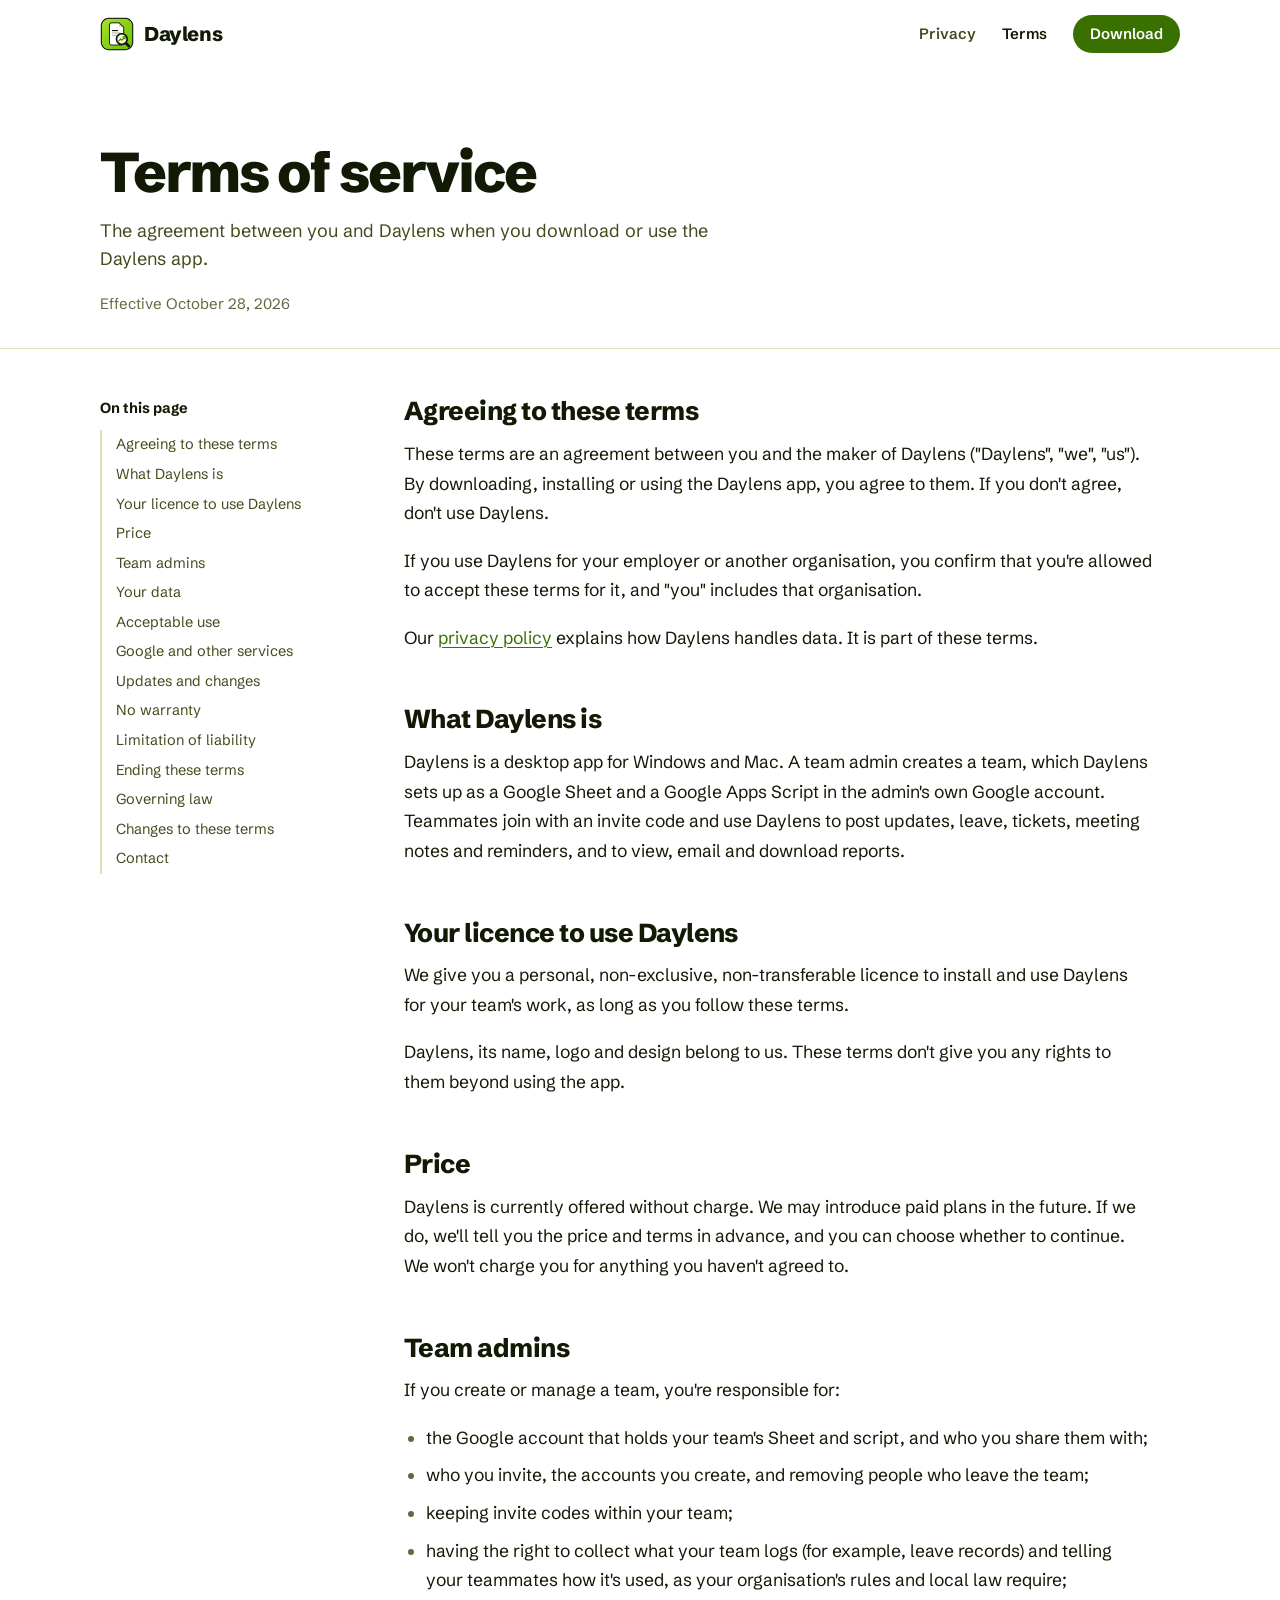
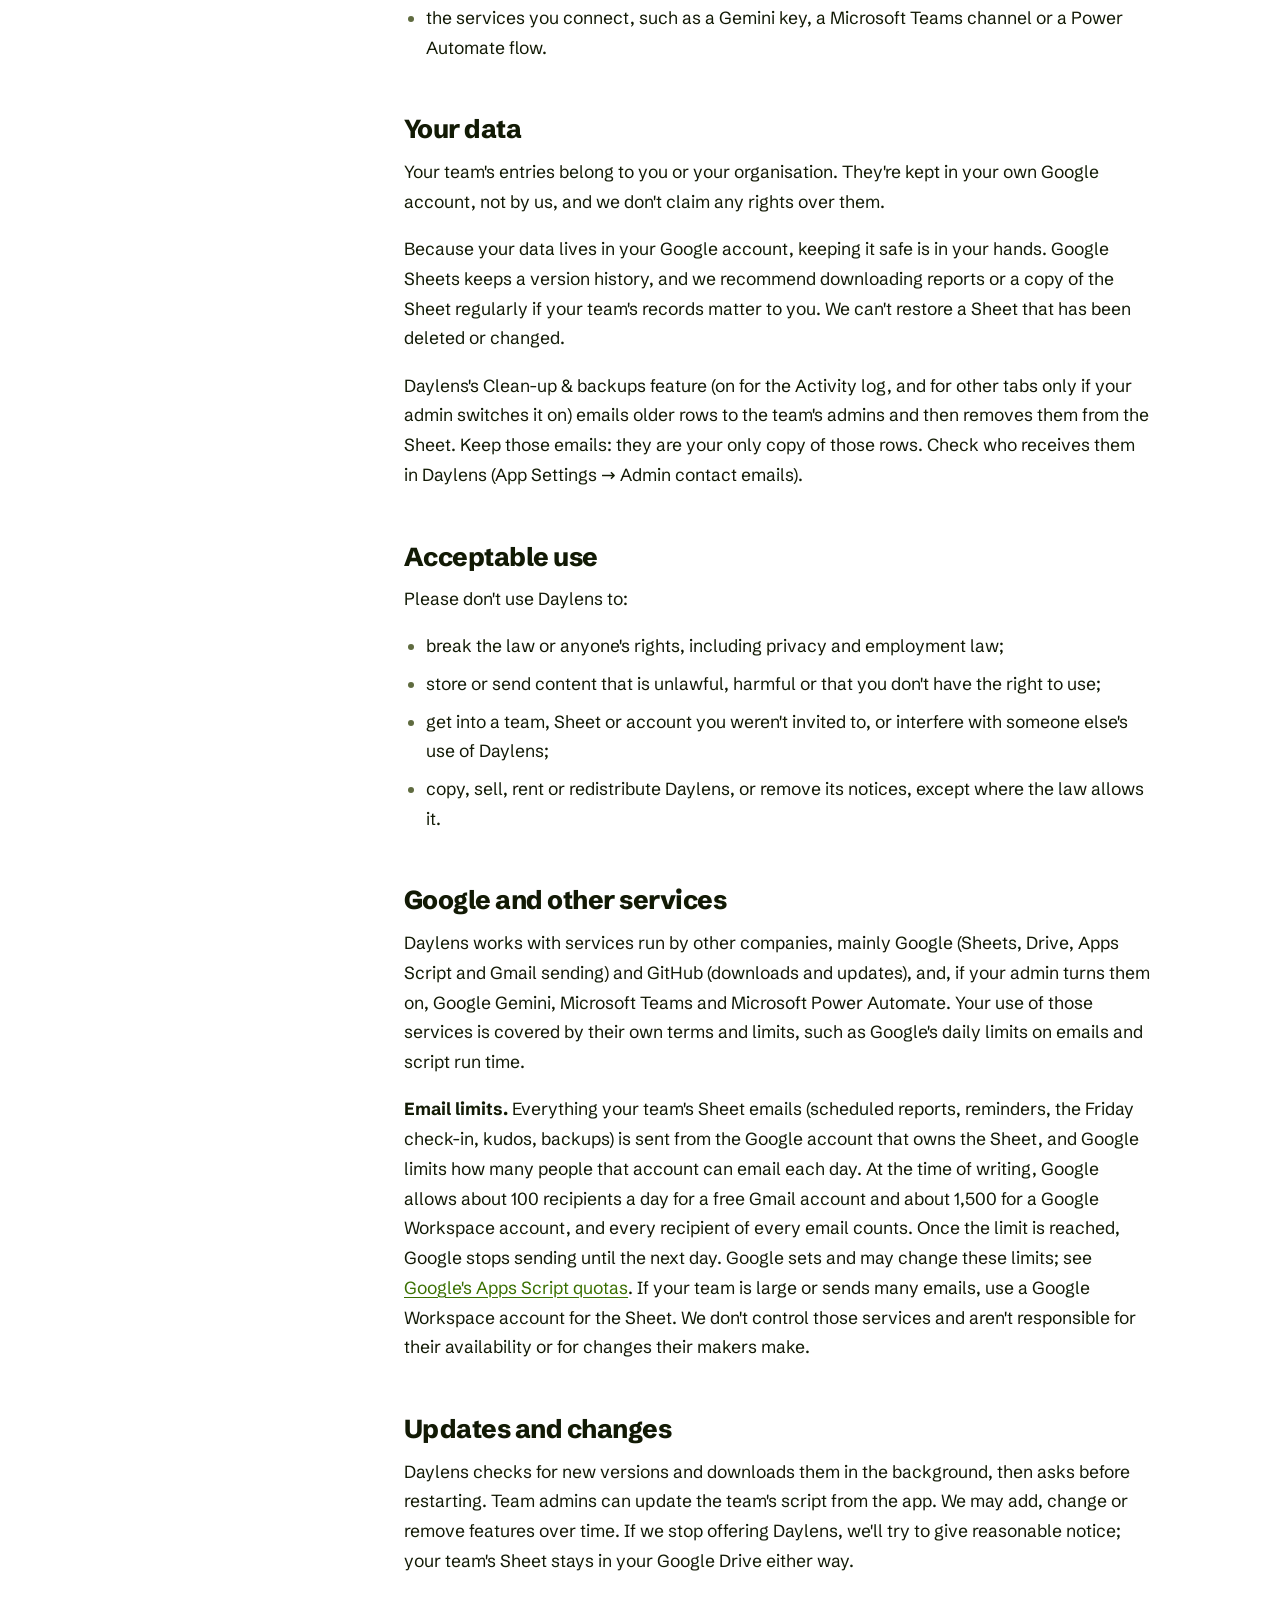
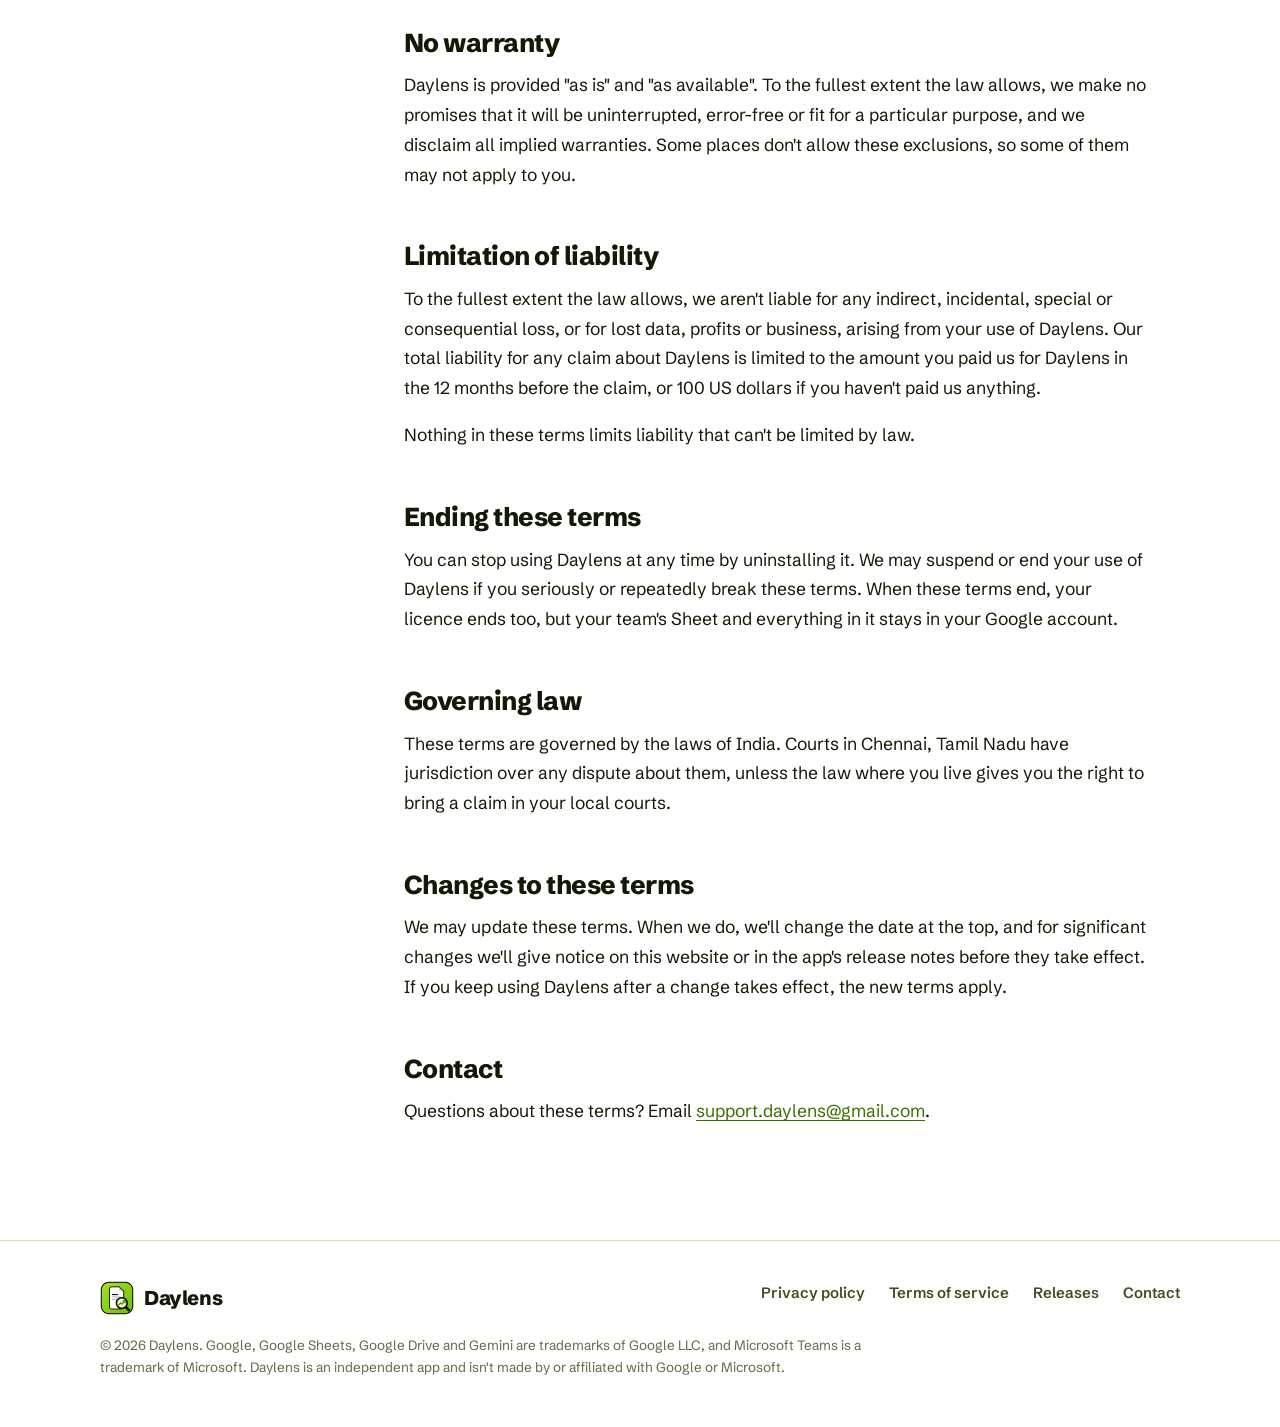
<file: docs/terms.html>
<!doctype html>
<html lang="en">
<head>
<meta charset="utf-8">
<meta name="viewport" content="width=device-width, initial-scale=1">
<title>Terms of service — Daylens</title>
<meta name="description" content="The terms for using the Daylens desktop app.">
<meta name="theme-color" content="#8ace00">
<link rel="icon" href="favicon.ico" sizes="any">
<link rel="icon" href="assets/img/icon-192.png" type="image/png">
<link rel="apple-touch-icon" href="assets/img/apple-touch-icon.png">
<link rel="preload" href="assets/fonts/schibsted-grotesk-latin-wght-normal.woff2" as="font" type="font/woff2" crossorigin>
<link rel="stylesheet" href="assets/site.css">
</head>
<body>
<a class="skip" href="#main">Skip to content</a>

<header class="site-head">
  <div class="wrap">
    <a class="brand" href="./" aria-label="Daylens home">
      <img src="assets/img/icon-64.png" alt="" width="34" height="34">
      Daylens
    </a>
    <nav class="head-nav" aria-label="Main">
      <a class="opt" href="privacy.html">Privacy</a>
      <a class="opt" href="terms.html" aria-current="page">Terms</a>
      <a class="btn btn-primary btn-small" href="./#get">Download</a>
    </nav>
  </div>
</header>

<main id="main">
  <div class="doc-head">
    <div class="wrap">
      <h1>Terms of service</h1>
      <p>The agreement between you and Daylens when you download or use the Daylens app.</p>
      <p class="updated">Effective October 28, 2026</p>
    </div>
  </div>

  <div class="wrap doc">
    <nav class="toc" aria-label="On this page">
      <b>On this page</b>
      <ol>
        <li><a href="#agreement">Agreeing to these terms</a></li>
        <li><a href="#what">What Daylens is</a></li>
        <li><a href="#licence">Your licence to use Daylens</a></li>
        <li><a href="#price">Price</a></li>
        <li><a href="#admins">Team admins</a></li>
        <li><a href="#data">Your data</a></li>
        <li><a href="#use">Acceptable use</a></li>
        <li><a href="#third">Google and other services</a></li>
        <li><a href="#updates">Updates and changes</a></li>
        <li><a href="#warranty">No warranty</a></li>
        <li><a href="#liability">Limitation of liability</a></li>
        <li><a href="#ending">Ending these terms</a></li>
        <li><a href="#law">Governing law</a></li>
        <li><a href="#changes">Changes to these terms</a></li>
        <li><a href="#contact">Contact</a></li>
      </ol>
    </nav>

    <article class="prose">
      <h2 id="agreement">Agreeing to these terms</h2>
      <p>These terms are an agreement between you and the maker of Daylens ("Daylens", "we", "us"). By downloading, installing or using the Daylens app, you agree to them. If you don't agree, don't use Daylens.</p>
      <p>If you use Daylens for your employer or another organisation, you confirm that you're allowed to accept these terms for it, and "you" includes that organisation.</p>
      <p>Our <a href="privacy.html">privacy policy</a> explains how Daylens handles data. It is part of these terms.</p>

      <h2 id="what">What Daylens is</h2>
      <p>Daylens is a desktop app for Windows and Mac. A team admin creates a team, which Daylens sets up as a Google Sheet and a Google Apps Script in the admin's own Google account. Teammates join with an invite code and use Daylens to post updates, leave, tickets, meeting notes and reminders, and to view, email and download reports.</p>

      <h2 id="licence">Your licence to use Daylens</h2>
      <p>We give you a personal, non-exclusive, non-transferable licence to install and use Daylens for your team's work, as long as you follow these terms.</p>
      <p>Daylens, its name, logo and design belong to us. These terms don't give you any rights to them beyond using the app.</p>

      <h2 id="price">Price</h2>
      <p>Daylens is currently offered without charge. We may introduce paid plans in the future. If we do, we'll tell you the price and terms in advance, and you can choose whether to continue. We won't charge you for anything you haven't agreed to.</p>

      <h2 id="admins">Team admins</h2>
      <p>If you create or manage a team, you're responsible for:</p>
      <ul>
        <li>the Google account that holds your team's Sheet and script, and who you share them with;</li>
        <li>who you invite, the accounts you create, and removing people who leave the team;</li>
        <li>keeping invite codes within your team;</li>
        <li>having the right to collect what your team logs (for example, leave records) and telling your teammates how it's used, as your organisation's rules and local law require;</li>
        <li>the services you connect, such as a Gemini key, a Microsoft Teams channel or a Power Automate flow.</li>
      </ul>

      <h2 id="data">Your data</h2>
      <p>Your team's entries belong to you or your organisation. They're kept in your own Google account, not by us, and we don't claim any rights over them.</p>
      <p>Because your data lives in your Google account, keeping it safe is in your hands. Google Sheets keeps a version history, and we recommend downloading reports or a copy of the Sheet regularly if your team's records matter to you. We can't restore a Sheet that has been deleted or changed.</p>
      <p>Daylens's Clean-up &amp; backups feature (on for the Activity log, and for other tabs only if your admin switches it on) emails older rows to the team's admins and then removes them from the Sheet. Keep those emails: they are your only copy of those rows. Check who receives them in Daylens (App Settings → Admin contact emails).

      <h2 id="use">Acceptable use</h2>
      <p>Please don't use Daylens to:</p>
      <ul>
        <li>break the law or anyone's rights, including privacy and employment law;</li>
        <li>store or send content that is unlawful, harmful or that you don't have the right to use;</li>
        <li>get into a team, Sheet or account you weren't invited to, or interfere with someone else's use of Daylens;</li>
        <li>copy, sell, rent or redistribute Daylens, or remove its notices, except where the law allows it.</li>
      </ul>

      <h2 id="third">Google and other services</h2>
      <p>Daylens works with services run by other companies, mainly Google (Sheets, Drive, Apps Script and Gmail sending) and GitHub (downloads and updates), and, if your admin turns them on, Google Gemini, Microsoft Teams and Microsoft Power Automate. Your use of those services is covered by their own terms and limits, such as Google's daily limits on emails and script run time.</p>
      <p><strong>Email limits.</strong> Everything your team's Sheet emails (scheduled reports, reminders, the Friday check-in, kudos, backups) is sent from the Google account that owns the Sheet, and Google limits how many people that account can email each day. At the time of writing, Google allows about 100 recipients a day for a free Gmail account and about 1,500 for a Google Workspace account, and every recipient of every email counts. Once the limit is reached, Google stops sending until the next day. Google sets and may change these limits; see <a href="https://developers.google.com/apps-script/guides/services/quotas">Google's Apps Script quotas</a>. If your team is large or sends many emails, use a Google Workspace account for the Sheet. We don't control those services and aren't responsible for their availability or for changes their makers make.</p>

      <h2 id="updates">Updates and changes</h2>
      <p>Daylens checks for new versions and downloads them in the background, then asks before restarting. Team admins can update the team's script from the app. We may add, change or remove features over time. If we stop offering Daylens, we'll try to give reasonable notice; your team's Sheet stays in your Google Drive either way.</p>

      <h2 id="warranty">No warranty</h2>
      <p>Daylens is provided "as is" and "as available". To the fullest extent the law allows, we make no promises that it will be uninterrupted, error-free or fit for a particular purpose, and we disclaim all implied warranties. Some places don't allow these exclusions, so some of them may not apply to you.</p>

      <h2 id="liability">Limitation of liability</h2>
      <p>To the fullest extent the law allows, we aren't liable for any indirect, incidental, special or consequential loss, or for lost data, profits or business, arising from your use of Daylens. Our total liability for any claim about Daylens is limited to the amount you paid us for Daylens in the 12 months before the claim, or 100 US dollars if you haven't paid us anything.</p>
      <p>Nothing in these terms limits liability that can't be limited by law.</p>

      <h2 id="ending">Ending these terms</h2>
      <p>You can stop using Daylens at any time by uninstalling it. We may suspend or end your use of Daylens if you seriously or repeatedly break these terms. When these terms end, your licence ends too, but your team's Sheet and everything in it stays in your Google account.</p>

      <h2 id="law">Governing law</h2>
      <p>These terms are governed by the laws of India. Courts in Chennai, Tamil Nadu have jurisdiction over any dispute about them, unless the law where you live gives you the right to bring a claim in your local courts.</p>

      <h2 id="changes">Changes to these terms</h2>
      <p>We may update these terms. When we do, we'll change the date at the top, and for significant changes we'll give notice on this website or in the app's release notes before they take effect. If you keep using Daylens after a change takes effect, the new terms apply.</p>

      <h2 id="contact">Contact</h2>
      <p>Questions about these terms? Email <a href="mailto:support.daylens@gmail.com">support.daylens@gmail.com</a>.</p>
    </article>
  </div>
</main>

<footer class="site-foot">
  <div class="wrap">
    <a class="brand" href="./"><img src="assets/img/icon-64.png" alt="" width="34" height="34">Daylens</a>
    <nav aria-label="Footer">
      <a href="privacy.html">Privacy policy</a>
      <a href="terms.html">Terms of service</a>
      <a href="https://github.com/Naveen-Raj-Sivasamy/daylens-releases/releases">Releases</a>
      <a href="mailto:support.daylens@gmail.com">Contact</a>
    </nav>
    <p class="fine">© 2026 Daylens. Google, Google Sheets, Google Drive and Gemini are trademarks of Google LLC, and Microsoft Teams is a trademark of Microsoft. Daylens is an independent app and isn't made by or affiliated with Google or Microsoft.</p>
  </div>
</footer>
<script src="assets/site.js" defer></script>
</body>
</html>
</file>
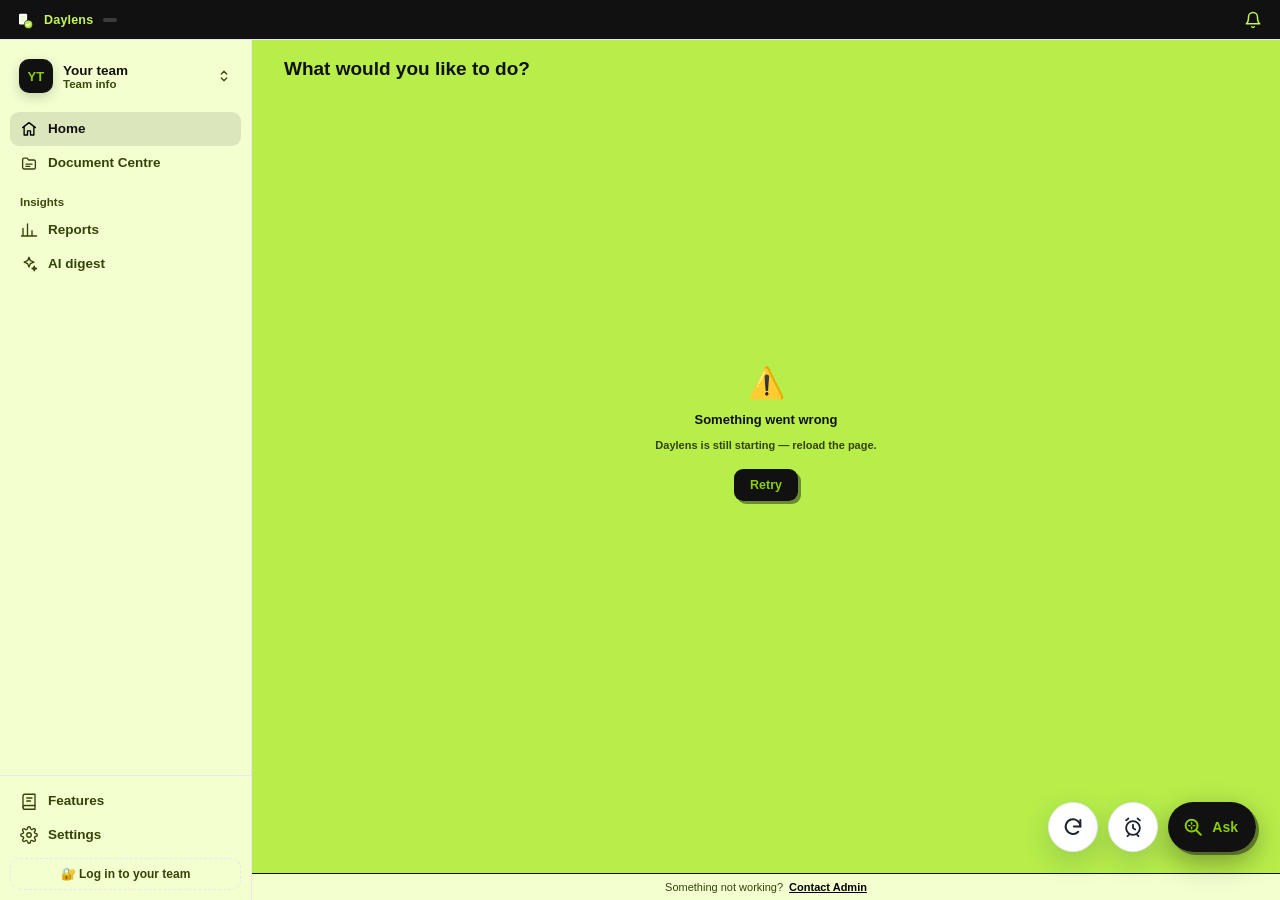
<file: docs/app/renderer/app.html>
<!doctype html>
<html lang="en">
<head>
<meta http-equiv="Content-Security-Policy" content="default-src 'self'; script-src 'self' 'unsafe-inline'; style-src 'self' 'unsafe-inline'; img-src 'self' data: blob: https:; font-src 'self' data:; connect-src 'none'; frame-src 'self'; object-src 'none'; base-uri 'self'; form-action 'none'" />
<meta name="viewport" content="width=device-width, initial-scale=1, viewport-fit=cover" />
<script src="../preload-web.js"></script>
<script src="../web-ui.js" defer></script>
<link rel="stylesheet" href="../web.css" />

<meta charset="utf-8" />
<script src="theme.js"></script>
<script src="a11y.js"></script>
<script src="demo-guard.js"></script>
<link rel="stylesheet" href="today.css" />
<script src="today.js"></script>
<script src="setup-guide.js"></script>
<script src="richtext-lite.js"></script>
<script src="features.js"></script>
<script src="assistant.js"></script>
<script src="search.js"></script>
<title>Daylens</title>
<!--
  The main desktop-app window. A thin shell only: a themed title strip,
  a left sidebar, and the app's EXISTING screens embedded as live iframes
  in "app mode" (see app-mode.js) — index.html (everything the popup
  does), manage.html (Manage Fields & Options) and connect.html
  (organization connection). No feature is re-implemented here, so the
  popup and the main window can never drift apart: both run the very
  same screen code against the very same backend calls.
-->
<style>
  :root {
    --side-hover: rgba(255,255,255,0.06);
    --side-active: var(--accent-soft);
    --line: rgba(255,255,255,0.07);
    font-family: -apple-system, BlinkMacSystemFont, "Segoe UI", Inter, Roboto, sans-serif;
  }
  * { box-sizing: border-box; }
  html, body { margin: 0; height: 100%; background: var(--brand); color: var(--on-brand); overflow: hidden; user-select: none; }
  body { display: grid; grid-template-rows: 40px 1fr; grid-template-columns: 252px 1fr; }

  /* Title strip — the draggable area that replaces a native title bar.
     Native min/max/close are drawn over its right end by the OS
     (titleBarOverlay in main.js), so keep that corner clear. */
  .titlestrip {
    grid-column: 1 / -1; display: flex; align-items: center; gap: 10px;
    background: var(--strip-bg); color: var(--strip-text); padding: 0 150px 0 14px;
    border-bottom: 1px solid var(--line);
    -webkit-app-region: drag;
  }
  body.platform-darwin .titlestrip { padding-left: 84px; padding-right: 14px; }
  .titlestrip .mark { width: 20px; height: 20px; flex: 0 0 auto; }
  .titlestrip .name { font-size: 12.5px; font-weight: 700; letter-spacing: 0.2px; }
  .titlestrip .ver { font-size: 10px; font-weight: 700; color: var(--on-brand-dim); background: rgba(255,255,255,0.10); padding: 2px 7px; border-radius: 8px; }

  /* Sidebar — team card on top, then a short fixed menu (your tabs live
     on Home, grouped by category, so the menu never grows with them),
     admin tools in their own group, Settings + you at the bottom. Quiet
     styling everywhere except the team monogram. */
  nav {
    background: var(--chrome); border-right: 1px solid var(--line);
    display: flex; flex-direction: column; min-height: 0;
  }
  nav .scroll { flex: 1 1 auto; overflow-y: auto; padding: 4px 10px 10px; }
  nav .scroll, nav .bottom { transition: opacity 0.15s ease; }
  nav .scroll::-webkit-scrollbar { width: 6px; }
  nav .scroll::-webkit-scrollbar-thumb { background: var(--line); border-radius: 3px; }
  nav .scroll::-webkit-scrollbar-thumb:hover { background: var(--muted); }
  nav .scroll::-webkit-scrollbar-button { display: none; }
  /* Signed out / updating: the menu waits — but the team card still
     works, so you can switch to another team from the sign-in screen. */
  nav.locked .scroll, nav.locked .bottom .nav-item, nav.locked .bottom .user-chip { opacity: 0.4; pointer-events: none; } /* (1.10: the sign-in button and the note under it stay readable) */

  .team-card {
    display: flex; align-items: center; gap: 10px; margin: 10px 10px 6px; padding: 8px;
    background: none; border: 1px solid transparent; border-radius: 12px; color: var(--on-brand);
    font: inherit; text-align: left; cursor: pointer; width: calc(100% - 20px);
  }
  .team-card:hover { background: var(--side-hover); }
  .team-card.active { background: var(--side-active); border-color: var(--accent-soft); }
  .team-card:focus-visible { outline: 2px solid var(--gold); outline-offset: 1px; }
  .team-mono {
    position: relative;
    width: 34px; height: 34px; flex: 0 0 auto; border-radius: 10px; display: flex; align-items: center; justify-content: center;
    background: var(--accent-grad); color: var(--on-accent); font-size: 13px; font-weight: 800; letter-spacing: 0.3px;
    box-shadow: 0 4px 12px rgba(0,0,0,0.18);
  }
  /* A reminder is due in one of your OTHER teams. */
  .team-alert {
    position: absolute; top: -3px; right: -3px; width: 11px; height: 11px; border-radius: 50%;
    background: #e5484d; box-shadow: 0 0 0 2px var(--chrome);
  }

  /* Team switcher — opens from the team card. */
  .team-pop {
    position: fixed; z-index: 40; top: 92px; left: 10px; width: 300px; max-height: calc(100vh - 110px); overflow-y: auto;
    background: var(--chrome); color: var(--on-brand); border: 1px solid var(--line); border-radius: 14px;
    box-shadow: 0 18px 50px rgba(0,0,0,0.38); padding: 6px;
  }
  html[data-mode="light"] .team-pop { background: #fff; box-shadow: 0 18px 50px rgba(30,45,90,0.18); }
  .tp-head { font-size: 11.5px; font-weight: 650; color: var(--muted); padding: 8px 10px 4px; }
  .tp-team, .tp-action {
    width: 100%; display: flex; align-items: center; gap: 10px; padding: 8px 10px; border: none; border-radius: 10px;
    background: none; color: var(--on-brand); font: inherit; text-align: left; cursor: pointer;
  }
  .tp-team:hover, .tp-action:hover { background: var(--side-hover); }
  .tp-team:focus-visible, .tp-action:focus-visible { outline: 2px solid var(--gold); outline-offset: -2px; }
  .tp-team .team-mono { width: 30px; height: 30px; border-radius: 9px; font-size: 12px; box-shadow: none; }
  /* Only the open team wears the accent; the others stay quiet. */
  .tp-team:not(.open) .team-mono { background: var(--side-hover); color: var(--on-brand); box-shadow: inset 0 0 0 1px var(--line); }
  .tp-team .tp-text { display: flex; flex-direction: column; min-width: 0; flex: 1 1 auto; }
  .tp-team .tp-name { font-size: 13.5px; font-weight: 700; white-space: nowrap; overflow: hidden; text-overflow: ellipsis; }
  .tp-team .tp-sub { font-size: 11.5px; color: var(--muted); font-weight: 600; }
  .tp-team.open { background: var(--side-active); cursor: default; }
  .tp-check { width: 18px; height: 18px; stroke: var(--gold-bright); flex: 0 0 auto; }
  .tp-due { min-width: 20px; height: 20px; padding: 0 6px; border-radius: 10px; background: #e5484d; color: #fff; font-size: 11px; font-weight: 800; display: inline-flex; align-items: center; justify-content: center; }
  .tp-sep { height: 1px; background: var(--line); margin: 6px 4px; }
  .tp-action { font-size: 13px; font-weight: 600; color: var(--on-brand-dim); }
  .tp-action:hover { color: var(--on-brand); }
  .tp-action svg { width: 18px; height: 18px; stroke: currentColor; stroke-width: 1.8; flex: 0 0 auto; }
  .tp-err { font-size: 12px; color: #ff8f8f; padding: 4px 10px; }
  html[data-mode="light"] .tp-err { color: #c62828; }
  .team-text { display: flex; flex-direction: column; min-width: 0; flex: 1 1 auto; }
  .team-name { font-size: 13.5px; font-weight: 750; white-space: nowrap; overflow: hidden; text-overflow: ellipsis; }
  .team-sub { font-size: 11.5px; color: var(--muted); font-weight: 600; }
  .team-card .chev { width: 16px; height: 16px; stroke: var(--muted); flex: 0 0 auto; }

  .section-head {
    display: flex; align-items: center; justify-content: space-between;
    font-size: 11.5px; font-weight: 650; color: var(--muted); padding: 16px 10px 5px;
  }
  .vo-tag {
    font-size: 10px; font-weight: 700; letter-spacing: .02em; color: var(--muted);
    border: 1px solid var(--line, rgba(127,127,127,.35)); border-radius: 999px; padding: 1px 7px;
  }
  .badge-count {
    margin-left: auto; min-width: 20px; height: 20px; padding: 0 6px; border-radius: 10px;
    background: #e5484d; color: #fff; font-size: 11px; font-weight: 800;
    display: inline-flex; align-items: center; justify-content: center;
  }
  .nav-item {
    width: 100%; display: flex; align-items: center; gap: 10px;
    background: none; border: none; color: var(--on-brand-dim); text-align: left;
    font: inherit; font-size: 13.5px; font-weight: 600; line-height: 1.2;
    padding: 7px 10px; min-height: 34px; border-radius: 9px; cursor: pointer;
  }
  .nav-item svg { width: 18px; height: 18px; flex: 0 0 auto; stroke: currentColor; stroke-width: 1.8; }
  .nav-item:hover { background: var(--side-hover); color: var(--on-brand); }
  .nav-item.active { background: var(--side-active); color: var(--on-brand); font-weight: 750; }
  .nav-item.active svg { stroke: var(--gold-bright); }
  .nav-item:focus-visible { outline: 2px solid var(--gold); outline-offset: -2px; }
  .nav-item .ext { margin-left: auto; width: 14px; height: 14px; opacity: 0.6; }

  nav .bottom { border-top: 1px solid var(--line); padding: 8px 10px 10px; }
  html[data-mode="light"] { --line: #e6e9f2; --side-hover: rgba(20,30,60,0.05); }
  html[data-mode="light"] .titlestrip .ver { background: rgba(255,255,255,0.18); color: #fff; }
  .user-chip { display: flex; align-items: center; gap: 10px; padding: 8px 8px 2px; margin-top: 4px; border-top: 1px solid var(--line); }
  .user-chip[hidden], [hidden] { display: none !important; } /* author display:flex would otherwise beat the hidden attribute */
  .user-chip .avatar {
    width: 30px; height: 30px; border-radius: 50%; background: var(--gold); color: var(--on-gold);
    display: flex; align-items: center; justify-content: center; font-size: 12px; font-weight: 800; flex: 0 0 auto;
  }
  .user-chip .who { display: flex; flex-direction: column; min-width: 0; gap: 2px; }
  .user-chip .uname { font-size: 13px; font-weight: 700; white-space: nowrap; overflow: hidden; text-overflow: ellipsis; }
  .user-chip .urole { align-self: flex-start; font-size: 10.5px; font-weight: 700; color: var(--gold-bright); background: var(--accent-soft); padding: 1px 7px; border-radius: 999px; }
  .signin-chip { width: 100%; margin-top: 6px; background: transparent; border: 1px dashed var(--line); color: var(--on-brand-dim); border-radius: 10px; padding: 8px; font: inherit; font-size: 12px; font-weight: 700; cursor: pointer; }
  .signin-chip:hover { color: var(--on-brand); border-color: var(--gold); }
  /* The bell: Today (your due reminders, who's on leave, holiday, team
     message) — on every screen. */
  /* Ask Daylens (assistant.js): a round lens button, bottom right. It moves
     up while a Save / Submit bar is showing at the bottom, so it never
     covers those buttons. */
  /* A pop-up is open in the screen (1.9): everything around it waits, dimmed like the pop-up's backdrop. */
  body.modal-open #nav, body.modal-open .titlestrip, body.modal-open .fab-dock { pointer-events: none; opacity: 0.45; transition: opacity 0.15s ease; }
  .fab-dock { position: fixed; z-index: 44; right: 24px; bottom: 48px; display: flex; align-items: center; gap: 10px; transition: bottom 0.18s ease; }
  .fab-dock[hidden], .fab-dock > [hidden] { display: none !important; }
  .round-fab {
    position: relative; width: 50px; height: 50px; flex: none; border-radius: 50%; border: 1px solid var(--line); cursor: pointer;
    display: inline-flex; align-items: center; justify-content: center; padding: 0;
    background: var(--chrome); color: var(--on-brand); box-shadow: 0 10px 28px rgba(0,0,0,0.35); transition: transform 0.12s ease;
  }
  html[data-mode="light"] .round-fab { background: #fff; color: #1d2433; border-color: #e3e7f0; box-shadow: 0 10px 28px rgba(30,45,90,0.18); }
  .round-fab svg { width: 22px; height: 22px; stroke: currentColor; }
  .round-fab:hover { transform: translateY(-1px); }
  .round-fab:focus-visible { outline: 3px solid var(--gold-bright); outline-offset: 2px; }
  .round-fab.active { border-color: var(--gold); box-shadow: 0 0 0 2px var(--gold), 0 10px 28px rgba(0,0,0,0.3); }
  .round-fab .fab-badge { position: absolute; top: -5px; right: -5px; margin: 0; box-shadow: 0 0 0 2px var(--chrome); }
  #refresh-btn.busy svg { animation: dl-spin 0.8s linear infinite; }
  @keyframes dl-spin { to { transform: rotate(360deg); } }
  .refresh-toast { position: fixed; z-index: 47; right: 24px; bottom: 110px; max-width: min(360px, calc(100vw - 48px)); padding: 9px 14px; border-radius: 12px;
    background: var(--chrome); color: var(--on-brand); border: 1px solid var(--line); box-shadow: 0 12px 34px rgba(0,0,0,0.35); font-size: 13px; font-weight: 650; }
  html[data-mode="light"] .refresh-toast { background: #fff; color: #1d2433; border-color: #e3e7f0; }
  body.bar-up .refresh-toast { bottom: calc(var(--bar-lift, 112px) + 62px); }
  /* 1.10 — the outbox: a small mark in the dock while entries are on their
     way to the Sheet, and a bar when one couldn't be saved. */
  .outbox-pill { display: inline-flex; align-items: center; gap: 6px; height: 34px; padding: 0 12px; border-radius: 999px; font-size: 12.5px; font-weight: 700;
    background: var(--chrome); color: var(--on-brand); border: 1px solid var(--line); box-shadow: 0 6px 18px rgba(0,0,0,0.25); white-space: nowrap; }
  html[data-mode="light"] .outbox-pill { background: #fff; color: #1d2433; border-color: #e3e7f0; }
  .outbox-pill svg { width: 16px; height: 16px; stroke: currentColor; }
  .outbox-bar { position: fixed; z-index: 59; top: 48px; left: 50%; transform: translateX(-50%); width: min(720px, calc(100vw - 32px)); display: flex; align-items: center; gap: 12px; flex-wrap: wrap;
    padding: 10px 14px; border-radius: 14px; background: #fff; color: #1d2433; border: 2px solid #c53030; box-shadow: 0 14px 40px rgba(0,0,0,0.35); font-size: 13px; }
  .outbox-bar[hidden] { display: none; }
  .outbox-bar .ob-text { flex: 1 1 260px; min-width: 0; }
  .outbox-bar .ob-text b { display: block; }
  .outbox-bar .ob-text span { display: block; overflow-wrap: anywhere; }
  .outbox-bar .ob-btns { display: flex; gap: 6px; flex-wrap: wrap; }
  .outbox-bar button { font: inherit; font-weight: 700; padding: 6px 12px; border-radius: 9px; border: 1px solid #c9cfdb; background: #f4f6fb; color: #1d2433; cursor: pointer; }
  .outbox-bar button.primary { background: #1f5a45; border-color: #1f5a45; color: #fff; }
  .outbox-bar button:focus-visible { outline: 3px solid #1d6fe0; outline-offset: 2px; }
  body.alarm-on .outbox-bar { top: 96px; }
  /* The reminder alarm (1.8): a red glow round the whole window that
     pulses slowly (well under 3 flashes a second), steady for anyone who
     turns motion off; and a bar saying what's due, with its buttons. */
  .alarm-glow { position: fixed; inset: 0; z-index: 60; pointer-events: none; box-shadow: inset 0 0 0 6px #e5484d, inset 0 0 60px 18px rgba(229,72,77,0.55);
    background: rgba(229,72,77,0.08); animation: dl-alarm 1.2s ease-in-out infinite; }
  @keyframes dl-alarm { 50% { opacity: 0.25; } }
  .alarm-bar { position: fixed; z-index: 61; top: 14px; left: 50%; transform: translateX(-50%); width: min(720px, calc(100vw - 32px));
    display: flex; align-items: center; gap: 12px; flex-wrap: wrap; padding: 12px 14px; border-radius: 14px;
    background: #b4232a; color: #fff; box-shadow: 0 18px 50px rgba(0,0,0,0.45); }
  .alarm-ic { font-size: 22px; line-height: 1; }
  .alarm-text { flex: 1 1 220px; min-width: 0; display: flex; flex-direction: column; gap: 2px; }
  .alarm-text b { font-size: 14.5px; line-height: 1.3; overflow-wrap: anywhere; }
  .alarm-text span { font-size: 12.5px; opacity: 0.92; overflow-wrap: anywhere; }
  .alarm-actions { display: flex; gap: 6px; flex-wrap: wrap; }
  .alarm-actions button { border: 1px solid rgba(255,255,255,0.55); background: rgba(255,255,255,0.12); color: #fff; border-radius: 9px; padding: 7px 11px;
    font: inherit; font-size: 12.5px; font-weight: 800; cursor: pointer; }
  .alarm-actions button.primary { background: #fff; color: #8d1b21; border-color: #fff; }
  .alarm-actions button:hover { background: rgba(255,255,255,0.24); }
  .alarm-actions button.primary:hover { background: #ffe9ea; }
  .alarm-actions button:focus-visible { outline: 3px solid #ffd479; outline-offset: 2px; }
  @media (prefers-reduced-motion: reduce) { .alarm-glow { animation: none; } #refresh-btn.busy svg { animation: none; opacity: 0.55; } }
  .ask-fab {
    position: static; height: 50px; min-width: 50px; padding: 0 18px 0 14px;
    display: inline-flex; align-items: center; gap: 8px; border: none; border-radius: 999px; cursor: pointer;
    background: var(--accent-grad); color: var(--on-accent); font: inherit; font-size: 14px; font-weight: 800;
    box-shadow: var(--accent-glow), 0 10px 28px rgba(0,0,0,0.35); transition: bottom 0.18s ease, transform 0.12s ease;
  }
  .ask-fab svg { width: 22px; height: 22px; stroke: currentColor; }
  .ask-fab:hover { transform: translateY(-1px); }
  .ask-fab:focus-visible { outline: 3px solid var(--gold-bright); outline-offset: 2px; }
  .ask-fab[aria-expanded="true"] { filter: brightness(0.95); }
  .ask-fab[hidden] { display: none; }
  body.bar-up .fab-dock { bottom: var(--bar-lift, 112px); }
  body.bar-up .ask-panel { bottom: calc(var(--bar-lift, 112px) + 60px); }
  .ask-panel {
    position: fixed; z-index: 46; top: 46px; right: 24px; bottom: 108px; width: min(420px, calc(100vw - 48px)); display: flex; flex-direction: column;
    background: var(--chrome); color: var(--on-brand); border: 1px solid var(--line); border-radius: 16px; box-shadow: 0 18px 50px rgba(0,0,0,0.42); overflow: hidden;
  }
  html[data-mode="light"] .ask-panel { background: #fff; color: #1d2433; box-shadow: 0 18px 50px rgba(30,45,90,0.2); }
  .ask-head { display: flex; align-items: baseline; gap: 8px; padding: 12px 12px 8px 14px; border-bottom: 1px solid var(--line); flex-wrap: wrap; }
  .ask-head b { font-size: 15px; }
  .ask-sub { font-size: 11.5px; color: var(--muted); flex: 1; }
  .ask-x { border: none; background: none; color: inherit; font: inherit; font-size: 12px; font-weight: 800; cursor: pointer; padding: 2px 6px; border-radius: 6px; }
  .ask-x:hover, .ask-x:focus-visible { background: var(--side-hover); outline: none; }
  .ask-log { flex: 1 1 auto; overflow-y: auto; padding: 12px; display: flex; flex-direction: column; gap: 10px; }
  .ask-msg { display: flex; flex-direction: column; gap: 6px; max-width: 92%; }
  .ask-msg.me { align-self: flex-end; align-items: flex-end; }
  .ask-bubble { padding: 9px 12px; border-radius: 14px; font-size: 13px; line-height: 1.5; background: var(--side-hover); overflow-wrap: anywhere; }
  .ask-msg.me .ask-bubble { background: var(--accent-grad); color: var(--on-accent); }
  .ask-bubble.err { background: rgba(229,72,77,0.18); }
  .ask-bubble ul, .ask-bubble ol { margin: 4px 0; padding-left: 20px; }
  .ask-bubble a { color: var(--gold-bright); }
  .ask-typing { opacity: 0.7; font-style: italic; }
  .ask-go { align-self: flex-start; border: 1px solid var(--gold); background: transparent; color: inherit; border-radius: 999px; padding: 4px 12px; font: inherit; font-size: 12px; font-weight: 800; cursor: pointer; }
  .ask-go:hover, .ask-go:focus-visible { background: var(--side-hover); outline: none; }
  .ask-suggest { display: flex; flex-wrap: wrap; gap: 6px; padding: 0 12px 8px; }
  .ask-chip { border: 1px dashed var(--line); background: transparent; color: inherit; border-radius: 999px; padding: 4px 10px; font: inherit; font-size: 12px; cursor: pointer; }
  .ask-chip:hover, .ask-chip:focus-visible { border-color: var(--gold); outline: none; }
  .ask-form { display: flex; gap: 8px; padding: 10px 12px; border-top: 1px solid var(--line); }
  .ask-form textarea { flex: 1; resize: none; font: inherit; font-size: 13px; border-radius: 10px; border: 1px solid var(--line); background: var(--side-hover); color: inherit; padding: 8px 10px; }
  .ask-form button { border: none; border-radius: 10px; padding: 0 16px; font: inherit; font-size: 13px; font-weight: 800; cursor: pointer; background: var(--accent-grad); color: var(--on-accent); }
  .ask-foot { font-size: 10.5px; color: var(--muted); padding: 0 12px 10px; line-height: 1.4; }
  .ask-draft { border: 1px solid var(--gold); border-radius: 12px; padding: 10px; background: var(--side-hover); font-size: 12.5px; min-width: 260px; }
  .ask-draft.done { border-color: #1f9d55; }
  .ask-draft.dismissed { opacity: 0.5; }
  .ask-draft.dismissed .ad-actions { display: none; }
  .ad-title { margin-bottom: 8px; }
  .ad-fields { display: grid; gap: 6px; }
  .ad-field { display: grid; grid-template-columns: 110px 1fr; gap: 8px; align-items: center; }
  .ad-field span { font-weight: 700; }
  .ad-field em { font-style: normal; font-size: 10.5px; color: var(--gold-bright); font-weight: 800; }
  .ad-input { font: inherit; font-size: 12.5px; border-radius: 8px; border: 1px solid var(--line); background: var(--chrome); color: inherit; padding: 5px 8px; min-width: 0; }
  html[data-mode="light"] .ad-input { background: #fff; }
  .ad-input option { background: var(--chrome); color: var(--on-brand); }
  .ad-missing { margin-top: 8px; color: var(--gold-bright); font-weight: 700; }
  .ad-actions { display: flex; justify-content: flex-end; gap: 6px; margin-top: 10px; }
  .ad-actions button { border: none; border-radius: 9px; padding: 6px 12px; font: inherit; font-size: 12px; font-weight: 800; cursor: pointer; background: transparent; color: inherit; }
  .ad-actions .ad-ok { background: var(--accent-grad); color: var(--on-accent); }
  .ad-actions .ad-ok:disabled { opacity: 0.5; cursor: default; }
  .ad-msg { margin-top: 6px; }
  .ad-msg.err { color: #ff8f8f; }
  /* Search everything (search.js): the box in the top strip. */
  .srch {
    -webkit-app-region: no-drag; margin: 0 auto; position: relative; display: flex; align-items: center; gap: 8px;
    width: min(440px, 40vw); height: 28px; padding: 0 8px 0 10px; border-radius: 9px;
    background: rgba(255,255,255,0.10); border: 1px solid rgba(255,255,255,0.14); color: var(--strip-text);
  }
  .srch:focus-within { background: rgba(255,255,255,0.16); border-color: var(--gold); outline: 2px solid var(--gold); outline-offset: 1px; }
  /* 1.10 — keyboard: jump past the menu to the screen. Shown only while it has the focus. */
  .skip-link { position: fixed; z-index: 70; top: 6px; left: 6px; padding: 8px 14px; border-radius: 10px; background: #fff; color: #1d2433; font-weight: 800; font-size: 13px; border: 2px solid #1d6fe0; transform: translateY(-200%); }
  .skip-link:focus { transform: none; outline: 3px solid #1d6fe0; outline-offset: 2px; }
  .srch svg { width: 15px; height: 15px; stroke: currentColor; opacity: 0.75; flex: none; }
  .srch input { flex: 1; min-width: 0; border: 0; outline: 0; background: transparent; color: inherit; font: inherit; font-size: 12.5px; }
  .srch input::placeholder { color: currentColor; opacity: 0.62; }
  .srch kbd { font: inherit; font-size: 10.5px; font-weight: 700; opacity: 0.7; border: 1px solid rgba(255,255,255,0.25); border-radius: 5px; padding: 0 5px; }
  .srch-panel {
    position: fixed; z-index: 47; top: 38px; left: 50%; transform: translateX(-50%); width: min(600px, calc(100vw - 40px)); max-height: min(70vh, 620px); overflow-y: auto;
    background: var(--chrome); color: var(--on-brand); border: 1px solid var(--line); border-radius: 14px; box-shadow: 0 18px 50px rgba(0,0,0,0.42); padding: 6px;
  }
  html[data-mode="light"] .srch-panel { background: #fff; color: #1d2433; box-shadow: 0 18px 50px rgba(30,45,90,0.2); }
  .srch-group { font-size: 11.5px; font-weight: 800; color: var(--muted); padding: 10px 10px 4px; }
  .srch-item { display: flex; flex-direction: column; gap: 3px; width: 100%; text-align: left; border: 0; background: transparent; color: inherit; font: inherit; padding: 8px 10px; border-radius: 10px; cursor: pointer; }
  .srch-item.on, .srch-item:focus-visible { background: var(--side-hover); outline: none; }
  .si-top { display: flex; gap: 8px; align-items: baseline; font-size: 13.5px; }
  .si-top b { font-weight: 750; overflow: hidden; text-overflow: ellipsis; white-space: nowrap; min-width: 0; }
  .si-id { flex: none; font-size: 11.5px; font-weight: 800; padding: 1px 7px; border-radius: 6px; background: var(--side-hover); }
  .si-exact { flex: none; margin-left: auto; font-size: 10.5px; font-weight: 800; color: var(--on-gold); background: var(--gold); border-radius: 999px; padding: 1px 7px; }
  .si-text { font-size: 12.5px; opacity: 0.9; overflow: hidden; text-overflow: ellipsis; white-space: nowrap; }
  .si-hit { font-size: 12px; opacity: 0.8; overflow: hidden; text-overflow: ellipsis; white-space: nowrap; }
  .si-meta { display: flex; flex-wrap: wrap; gap: 4px 12px; font-size: 11.5px; opacity: 0.85; }
  .si-meta em, .si-hit em { font-style: normal; color: var(--muted); font-weight: 700; }
  .srch-panel mark { background: var(--accent-soft); color: inherit; border-radius: 3px; padding: 0 1px; box-shadow: inset 0 -2px 0 var(--gold); }
  .srch-note { padding: 14px 12px; font-size: 13px; line-height: 1.45; }
  .srch-foot { font-size: 11.5px; color: var(--muted); padding: 8px 10px 4px; border-top: 1px solid var(--line); margin-top: 4px; }
  .srch[hidden] + .bell, .titlestrip .srch[hidden] ~ .bell { margin-left: auto; }
  .bell {
    margin-left: 0; -webkit-app-region: no-drag; position: relative; width: 30px; height: 28px; border: none; border-radius: 8px;
    background: transparent; color: var(--strip-text); cursor: pointer; display: inline-flex; align-items: center; justify-content: center;
  }
  .bell:hover, .bell[aria-expanded="true"] { background: rgba(255,255,255,0.14); }
  .bell:focus-visible { outline: 2px solid var(--gold); outline-offset: 1px; }
  .bell svg { width: 18px; height: 18px; stroke: currentColor; }
  .bell-count {
    position: absolute; top: 0; right: -2px; min-width: 17px; height: 17px; padding: 0 4px; border-radius: 9px;
    background: #e5484d; color: #fff; font-size: 10.5px; font-weight: 800; display: inline-flex; align-items: center; justify-content: center;
    box-shadow: 0 0 0 2px var(--chrome);
  }
  .today-panel {
    position: fixed; z-index: 45; top: 46px; right: 14px; width: 380px; max-height: calc(100vh - 70px); overflow-y: auto;
    background: var(--chrome); color: var(--on-brand); border: 1px solid var(--line); border-radius: 14px;
    box-shadow: 0 18px 50px rgba(0,0,0,0.38); padding: 8px;
  }
  html[data-mode="light"] .today-panel { background: #fff; box-shadow: 0 18px 50px rgba(30,45,90,0.18); }
  .today-head { display: flex; align-items: baseline; gap: 8px; padding: 6px 8px 8px; }
  .today-head h2 { margin: 0; font-size: 15px; font-weight: 800; }
  .today-head .today-date { font-size: 12px; color: var(--muted); font-weight: 600; flex: 1; }
  .today-head .today-clear { border: none; background: none; color: var(--gold-bright); font: inherit; font-size: 12px; font-weight: 800; cursor: pointer; }
  .update-pill { margin-left: 8px; -webkit-app-region: no-drag; background: var(--accent-grad); color: var(--on-accent); border: none; border-radius: 999px; padding: 4px 12px; font: inherit; font-size: 11.5px; font-weight: 800; cursor: pointer; box-shadow: var(--accent-glow); }
  /* "Update ready" prompt — the app never restarts without asking. */
  .modal-backdrop { position: fixed; inset: 0; background: rgba(0,0,0,0.55); display: flex; align-items: center; justify-content: center; z-index: 50; }
  .modal {
    width: min(520px, calc(100vw - 48px)); max-height: calc(100vh - 80px); display: flex; flex-direction: column;
    background: var(--chrome); color: var(--on-brand); border: 1px solid var(--line); border-radius: 20px; box-shadow: 0 30px 80px rgba(0,0,0,0.45); padding: 22px;
  }
  html[data-mode="light"] .modal { background: #fff; color: #1d2433; }
  .modal h2 { margin: 0 0 4px; font-size: 20px; font-weight: 800; }
  .modal .sub { font-size: 12.5px; color: var(--on-brand-dim); margin-bottom: 12px; }
  .modal .notes { white-space: pre-wrap; font-size: 13px; line-height: 1.5; overflow: auto; background: var(--side-hover); border-radius: 12px; padding: 12px 14px; flex: 1 1 auto; min-height: 60px; }
  .modal .actions { display: flex; gap: 10px; justify-content: flex-end; margin-top: 16px; }
  .modal button { border: none; border-radius: 12px; padding: 10px 18px; font: inherit; font-size: 13px; font-weight: 800; cursor: pointer; }
  .modal .later { background: var(--side-hover); color: var(--on-brand); }
  .modal .restart { background: var(--accent-grad); color: var(--on-accent); box-shadow: var(--accent-glow); }
  .lock-note { display: none; font-size: 11px; color: var(--on-brand-dim); padding: 2px 6px 0; line-height: 1.4; }

  /* Content area — one live iframe per embedded page, only one visible. */
  .content { position: relative; min-width: 0; min-height: 0; }
  .content iframe { position: absolute; inset: 0; width: 100%; height: 100%; border: 0; background: var(--brand); display: none; }
  .content iframe.visible { display: block; }
</style>
</head>
<body>
  <a href="#content" class="skip-link" id="skip-link">Skip to the screen</a>
  <div class="titlestrip">
    <svg class="mark" viewBox="0 0 32 32" aria-hidden="true">
      <rect width="32" height="32" rx="8" fill="var(--gold)"/>
      <rect x="8" y="6" width="13" height="17" rx="2" fill="#ffffff"/>
      <rect x="10.5" y="10" width="8" height="1.6" rx="0.8" fill="var(--brand)" opacity="0.55"/>
      <rect x="10.5" y="13.4" width="8" height="1.6" rx="0.8" fill="var(--brand)" opacity="0.55"/>
      <rect x="10.5" y="16.8" width="5" height="1.6" rx="0.8" fill="var(--brand)" opacity="0.55"/>
      <circle cx="23" cy="23" r="6.5" fill="var(--brand)" stroke="var(--gold)" stroke-width="1"/>
      <path d="M20.2 23.2l1.8 1.8 3.4-3.6" fill="none" stroke="#ffffff" stroke-width="1.8" stroke-linecap="round" stroke-linejoin="round"/>
    </svg>
    <span class="name" title="Daylens — Work &amp; Status Reports">Daylens</span>
    <span class="ver" id="ver"></span>
    <button type="button" class="bell" id="bell" aria-haspopup="dialog" aria-expanded="false" title="Today">
      <svg viewBox="0 0 24 24" fill="none" stroke-width="2" stroke-linecap="round" stroke-linejoin="round" aria-hidden="true"><path d="M6 8a6 6 0 1 1 12 0c0 7 3 9 3 9H3s3-2 3-9"/><path d="M10.3 21a1.94 1.94 0 0 0 3.4 0"/></svg>
      <span class="bell-count" id="bell-count" hidden></span>
    </button>
  </div>

  <nav id="nav" aria-label="Sections">
    <button type="button" class="team-card" id="team-card" aria-haspopup="menu" aria-expanded="false">
      <span class="team-mono" id="team-mono" aria-hidden="true"></span>
      <span class="team-text"><span class="team-name" id="team-name">Your team</span><span class="team-sub" id="team-sub">Team info</span></span>
      <svg class="chev" viewBox="0 0 24 24" fill="none" stroke-width="2" stroke-linecap="round" stroke-linejoin="round" aria-hidden="true"><path d="m8 9 4-4 4 4M8 15l4 4 4-4"/></svg>
    </button>
    <div class="scroll">
      <button class="nav-item" data-section="home">
        <svg viewBox="0 0 24 24" fill="none" stroke-linecap="round" stroke-linejoin="round"><path d="M3.5 10.2 12 3.5l8.5 6.7"/><path d="M5.5 8.8V20h4.5v-5.5h4V20h4.5V8.8"/></svg>
        Home
      </button>
      <button class="nav-item" data-section="approvals" id="approvals-item" hidden>
        <svg viewBox="0 0 24 24" fill="none" stroke-linecap="round" stroke-linejoin="round"><path d="M9 11.5 11.2 14 16 9"/><rect x="3.5" y="4" width="17" height="16.5" rx="2.5"/><path d="M8 2.5v3M16 2.5v3"/></svg>
        Approvals <span class="badge-count" id="approvals-badge" hidden></span>
      </button>
      <button class="nav-item" data-section="documents" id="documents-item">
        <svg viewBox="0 0 24 24" fill="none" stroke-linecap="round" stroke-linejoin="round"><path d="M3.5 7.5a2 2 0 0 1 2-2h4l2 2.5h7a2 2 0 0 1 2 2V18a2 2 0 0 1-2 2h-13a2 2 0 0 1-2-2z"/><path d="M8 13.5h8M8 16.5h5"/></svg>
        Document Centre
      </button>

      <div class="section-head"><span>Insights</span></div>
      <button class="nav-item" data-section="report">
        <svg viewBox="0 0 24 24" fill="none" stroke-linecap="round" stroke-linejoin="round"><path d="M4 20V10M10 20V4M16 20v-7M22 20H2"/></svg>
        Reports
      </button>
      <button class="nav-item" data-section="digest">
        <svg viewBox="0 0 24 24" fill="none" stroke-linecap="round" stroke-linejoin="round"><path d="M12 3l1.9 4.6L18.5 9.5l-4.6 1.9L12 16l-1.9-4.6L5.5 9.5l4.6-1.9z"/><path d="M19 15l.8 2.2L22 18l-2.2.8L19 21l-.8-2.2L16 18l2.2-.8z"/></svg>
        AI digest
      </button>

      <div id="admin-group" hidden>
      <div class="section-head"><span>Admin</span><span class="vo-tag" id="admin-view-only" hidden title="Only an admin can change these">View only</span></div>
      <button class="nav-item" data-section="users">
        <svg viewBox="0 0 24 24" fill="none" stroke-linecap="round" stroke-linejoin="round"><circle cx="9" cy="8" r="3.5"/><path d="M2.5 20c.6-3.6 3.2-5.5 6.5-5.5s5.9 1.9 6.5 5.5"/><path d="M16 4.6a3.5 3.5 0 0 1 0 6.8M18.5 14.8c1.7.7 2.8 2.4 3 5.2"/></svg>
        People
      </button>
      <button class="nav-item" data-section="manage">
        <svg viewBox="0 0 24 24" fill="none" stroke-linecap="round" stroke-linejoin="round"><path d="M4 6h10M18 6h2M4 12h4M12 12h8M4 18h12M20 18h0"/><circle cx="16" cy="6" r="2"/><circle cx="10" cy="12" r="2"/><circle cx="18" cy="18" r="2"/></svg>
        Tabs &amp; fields
      </button>
      <button class="nav-item" data-section="logs">
        <svg viewBox="0 0 24 24" fill="none" stroke-linecap="round" stroke-linejoin="round"><path d="M3 12h4l3-8 4 16 3-8h4"/></svg>
        Activity log
      </button>
      </div>
    </div>
    <div class="bottom">
      <button class="nav-item" data-section="features" id="features-item">
        <svg viewBox="0 0 24 24" fill="none" stroke-linecap="round" stroke-linejoin="round"><path d="M4 5.5A2.5 2.5 0 0 1 6.5 3H20v15H6.5A2.5 2.5 0 0 0 4 20.5z"/><path d="M4 20.5A2.5 2.5 0 0 0 6.5 23H20v-5"/><path d="M9 8h7M9 12h5"/></svg>
        Features
      </button>
      <button class="nav-item" data-action="open-sheet" id="open-sheet-item">
        <svg viewBox="0 0 24 24" fill="none" stroke-linecap="round" stroke-linejoin="round"><rect x="4" y="3" width="16" height="18" rx="2"/><path d="M4 9h16M4 15h16M10 3v18"/></svg>
        Google Sheet
        <svg class="ext" viewBox="0 0 24 24" fill="none" stroke-width="2" stroke-linecap="round" stroke-linejoin="round" aria-hidden="true"><path d="M7 17 17 7M9 7h8v8"/></svg>
      </button>
      <button class="nav-item" data-action="open-web" id="open-web-item" title="Open Daylens in your browser: the same team, nothing to install">
        <svg viewBox="0 0 24 24" fill="none" stroke-linecap="round" stroke-linejoin="round"><circle cx="12" cy="12" r="9"/><path d="M3 12h18M12 3a14 14 0 0 1 0 18M12 3a14 14 0 0 0 0 18"/></svg>
        Daylens on the web
        <svg class="ext" viewBox="0 0 24 24" fill="none" stroke-width="2" stroke-linecap="round" stroke-linejoin="round" aria-hidden="true"><path d="M7 17 17 7M9 7h8v8"/></svg>
      </button>
      <button class="nav-item" data-section="settings">
        <svg viewBox="0 0 24 24" fill="none" stroke-linecap="round" stroke-linejoin="round"><circle cx="12" cy="12" r="3"/><path d="M19.4 15a1.7 1.7 0 0 0 .3 1.8l.1.1a2 2 0 1 1-2.8 2.8l-.1-.1a1.7 1.7 0 0 0-1.8-.3 1.7 1.7 0 0 0-1 1.5V21a2 2 0 1 1-4 0v-.1a1.7 1.7 0 0 0-1.1-1.5 1.7 1.7 0 0 0-1.8.3l-.1.1a2 2 0 1 1-2.8-2.8l.1-.1a1.7 1.7 0 0 0 .3-1.8 1.7 1.7 0 0 0-1.5-1H3a2 2 0 1 1 0-4h.1a1.7 1.7 0 0 0 1.5-1.1 1.7 1.7 0 0 0-.3-1.8l-.1-.1a2 2 0 1 1 2.8-2.8l.1.1a1.7 1.7 0 0 0 1.8.3H9a1.7 1.7 0 0 0 1-1.5V3a2 2 0 1 1 4 0v.1a1.7 1.7 0 0 0 1 1.5 1.7 1.7 0 0 0 1.8-.3l.1-.1a2 2 0 1 1 2.8 2.8l-.1.1a1.7 1.7 0 0 0-.3 1.8V9a1.7 1.7 0 0 0 1.5 1H21a2 2 0 1 1 0 4h-.1a1.7 1.7 0 0 0-1.5 1z"/></svg>
        Settings
      </button>
      <div class="user-chip" id="user-chip" hidden>
        <span class="avatar" id="user-avatar"></span>
        <span class="who"><span class="uname" id="user-name"></span><span class="urole" id="user-role"></span></span>
      </div>
      <button type="button" class="signin-chip" id="signin-chip" hidden>🔐 Log in to your team</button>
      <div class="lock-note" id="lock-note">Log in (or finish the update) on the right — the menu unlocks after.</div>
    </div>
  </nav>
  <!-- Bottom right, on every screen (above any Save / Submit bar): Refresh
       this screen, Reminders, Ask Daylens. -->
  <div class="fab-dock" id="fab-dock">
    <span class="outbox-pill" id="outbox-pill" role="status" hidden></span>
    <button type="button" class="round-fab" id="refresh-btn" title="Refresh — fresh data from the Sheet for this screen" aria-label="Refresh this screen">
      <svg viewBox="0 0 24 24" fill="none" stroke-width="2.2" stroke-linecap="round" stroke-linejoin="round" aria-hidden="true"><path d="M20 11.5a8 8 0 1 0-2.3 5.7"/><path d="M20 4.5v7h-7"/></svg>
    </button>
    <button type="button" class="round-fab" id="reminders-btn" data-section="reminders" title="Reminders" aria-label="Reminders">
      <svg viewBox="0 0 24 24" fill="none" stroke-width="2" stroke-linecap="round" stroke-linejoin="round" aria-hidden="true"><circle cx="12" cy="13" r="7.5"/><path d="M12 9.5V13l2.4 1.8"/><path d="M4.5 4.8 7 2.8M19.5 4.8 17 2.8M7.5 20.5 6 22M16.5 20.5 18 22"/></svg>
      <span class="badge-count fab-badge" id="reminders-badge" hidden></span>
    </button>
    <button type="button" class="ask-fab" id="ask-btn" aria-haspopup="dialog" aria-expanded="false" title="Ask Daylens — find things, get help, fill in an entry">
      <svg viewBox="0 0 24 24" fill="none" stroke-width="2.2" stroke-linecap="round" stroke-linejoin="round" aria-hidden="true"><circle cx="10.5" cy="10.5" r="6.5"/><path d="m15.5 15.5 5 5"/><path d="M10.5 7.2v1.6M10.5 12.2v1.6M7.2 10.5h1.6M12.2 10.5h1.6" stroke-width="1.6"/></svg>
      <span>Ask</span>
    </button>
  </div>
  <div class="refresh-toast" id="refresh-toast" role="status" aria-live="polite" hidden></div>
  <!-- 1.10: an entry the Sheet refused, or that couldn't be confirmed. -->
  <div class="outbox-bar" id="outbox-bar" role="alert" hidden>
    <div class="ob-text"><b id="outbox-title"></b><span id="outbox-detail"></span></div>
    <div class="ob-btns" id="outbox-btns"></div>
  </div>
  <!-- A reminder that's due: the whole window pulses red, with what's due
       and Snooze / Stop / Done, until one is pressed (1.8). -->
  <div class="alarm-glow" id="alarm-glow" hidden></div>
  <div class="alarm-bar" id="alarm-bar" role="alert" hidden>
    <span class="alarm-ic" aria-hidden="true">⏰</span>
    <div class="alarm-text"><b id="alarm-title"></b><span id="alarm-detail"></span></div>
    <div class="alarm-actions" id="alarm-actions"></div>
  </div>

  <div class="content" id="content">
    <iframe id="frame-index" title="Daylens" class="visible"></iframe>
    <iframe id="frame-manage" title="Tabs &amp; fields"></iframe>
    <iframe id="frame-connect" title="Switch team"></iframe>
  </div>

<script>
  // Which iframe owns which sidebar section. Everything not listed here
  // lives inside index.html and is reached by posting it a 'nav' message.
  const FRAME_SECTIONS = { manage: 'frame-manage', connect: 'frame-connect' };
  const FRAME_SRC = {
    'frame-index': 'index.html?mode=app',
    'frame-manage': 'manage.html?mode=app',
    'frame-connect': 'connect.html?mode=app',
  };

  const frames = {
    'frame-index': document.getElementById('frame-index'),
    'frame-manage': document.getElementById('frame-manage'),
    'frame-connect': document.getElementById('frame-connect'),
  };
  const nav = document.getElementById('nav');
  const lockNote = document.getElementById('lock-note');

  // The index frame's own current section (it navigates internally too —
  // e.g. Settings → Log Analyser via its own buttons — and reports back).
  let indexSection = 'home';

  let visibleFrame = 'frame-index';
  // Which menu item the Tabs & fields page stands for right now: its own,
  // or Reports while it shows Scheduled reports (opened from Reports).
  let manageNav = 'manage';
  let locked = false;

  frames['frame-index'].src = FRAME_SRC['frame-index'];
  // manage/connect load lazily on first visit — they're admin-only and
  // password-gated, no reason to load them for every launch.

  function showFrame(id) {
    if (!frames[id].getAttribute('src')) frames[id].src = FRAME_SRC[id];
    Object.keys(frames).forEach((k) => frames[k].classList.toggle('visible', k === id));
    visibleFrame = id;
    renderActive();
    liftAskButton();
  }
  // The Ask button sits above any Save / Submit bar at the bottom (Tabs &
  // fields always has one; a form in Home has one while it's open).
  let indexActionBar = false;
  let indexBarHeight = 0; // how tall Home's bar is (it can wrap)
  function liftAskButton() {
    document.body.classList.toggle('bar-up', visibleFrame !== 'frame-index' || indexActionBar);
    let lift = 112; // Tabs & fields: clears its Save row
    if (visibleFrame === 'frame-index' && indexActionBar && indexBarHeight) {
      const below = Math.max(0, window.innerHeight - frames['frame-index'].getBoundingClientRect().bottom);
      lift = Math.max(64, indexBarHeight + below + 14);
    }
    document.body.style.setProperty('--bar-lift', lift + 'px');
  }
  window.addEventListener('resize', liftAskButton);

  // Home stays lit on every Home screen: categories, a category's tabs,
  // and any tab's own screens.
  function renderActive() {
    let active = indexSection;
    if (visibleFrame !== 'frame-index') active = visibleFrame === 'frame-manage' ? manageNav : 'connect';
    const mark = (el, on) => {
      el.classList.toggle('active', on);
      if (on) el.setAttribute('aria-current', 'page'); else el.removeAttribute('aria-current');
    };
    document.querySelectorAll('nav .nav-item[data-section]').forEach((b) => mark(b, b.dataset.section === active));
    mark(document.getElementById('reminders-btn'), active === 'reminders');
    mark(document.getElementById('team-card'), active === 'team');
  }

  // Admin sections. Anyone signed in may look (view only: the server
  // leaves the secrets out and refuses every change from a non-admin);
  // only admins can change anything. (Join/Create another team — the
  // 'connect' page — is for everyone.)
  const ADMIN_SECTIONS = ['manage', 'logs', 'users'];
  let isAdmin = false;
  let signedIn = false;
  // The Google Sheet button: admins only. Teammates work through Daylens
  // (the Sheet isn't shared with them — Google would only ask for access).
  let teamHasSheet = false;
  // The browser version is for the desktop app's sidebar only (on the web you are already there)
  (function () { const w = document.getElementById('open-web-item'); if (w && (window.statusApp || {})['isWeb']) w.hidden = true; /* set by the web build's preload */ })();
  function updateSheetItem() {
    const item = document.getElementById('open-sheet-item');
    if (item) item.hidden = !(teamHasSheet && isAdmin);
  }

  function goSection(section, extra, force) {
    if (locked && !force) return;
    if (ADMIN_SECTIONS.includes(section) && !signedIn && !force) return;
    if (FRAME_SECTIONS[section]) {
      if (section === 'manage' && manageNav !== 'manage') {
        manageNav = 'manage'; // was showing Scheduled reports — back to the Tabs & fields tiles
        frames['frame-manage'].src = FRAME_SRC['frame-manage'];
      }
      showFrame(FRAME_SECTIONS[section]);
      return;
    }
    showFrame('frame-index');
    frames['frame-index'].contentWindow.postMessage(Object.assign({ __statusApp: true, type: 'nav', screen: section }, extra || {}), '*');
  }

  nav.addEventListener('click', (e) => {
    if (e.target.closest('#team-card')) { toggleTeamSwitcher(); return; }
    const btn = e.target.closest('.nav-item');
    if (!btn) return;
    if (btn.dataset.action === 'open-sheet') { window.statusApp.openSheet(); return; }
    if (btn.dataset.action === 'open-web') { window.statusApp.openExternal('https://naveen-raj-sivasamy.github.io/daylens-releases/app/'); return; }
    goSection(btn.dataset.section);
  });
  function openManageSection(sub) {
    if (!signedIn || locked) return;
    manageNav = sub === 'report-configs-section' || sub === 'weekly-check-section' ? 'report' : 'manage';
    frames['frame-manage'].src = FRAME_SRC['frame-manage'] + '&section=' + encodeURIComponent(sub);
    showFrame('frame-manage');
  }

  // The team card: which team this window is signed in to. Click it to
  // switch to another team on this PC, join one, or create one.
  const teamCard = document.getElementById('team-card');
  let otherTeams = 0;
  function monogram(name) {
    const words = String(name || '').replace(/[^\p{L}\p{N} ]+/gu, ' ').trim().split(/\s+/).filter(Boolean);
    return ((words[0] || 'T')[0] + (words[1] ? words[1][0] : (words[0] || '')[1] || '')).toUpperCase();
  }
  async function refreshTeam() {
    const t = await window.statusApp.getTeamInfo().catch(() => ({}));
    const name = (t && t.teamName) || 'Your team';
    otherTeams = (t && t.otherTeams) || 0;
    document.getElementById('team-name').textContent = name;
    document.getElementById('team-mono').textContent = monogram(name);
    teamCard.title = name;
    teamHasSheet = !!(t && t.hasSheet); // this team's own Sheet
    updateSheetItem();
    refreshTeamSub();
    renderTeamAlert();
  }
  function refreshTeamSub() {
    document.getElementById('team-sub').textContent = otherTeams ? 'Switch team' : (isAdmin ? 'Invite & team setup' : 'Team info');
  }

  // Reminders due in your OTHER teams: a dot on the card, counts inside.
  let teamsDue = {};
  function renderTeamAlert() {
    const any = Object.values(teamsDue).some((n) => n > 0);
    let dot = document.getElementById('team-alert');
    if (any && !dot) {
      dot = document.createElement('span');
      dot.className = 'team-alert';
      dot.id = 'team-alert';
      dot.title = 'A reminder is due in another team';
      document.getElementById('team-mono').appendChild(dot);
    } else if (!any && dot) dot.remove();
  }
  window.statusApp.onTeamsReminders((counts) => { teamsDue = counts || {}; renderTeamAlert(); if (teamPop) renderTeamSwitcher(); });

  let teamPop = null;
  function closeTeamSwitcher() {
    if (!teamPop) return;
    teamPop.remove();
    teamPop = null;
    teamCard.setAttribute('aria-expanded', 'false');
  }
  function toggleTeamSwitcher() {
    if (teamPop) { closeTeamSwitcher(); return; }
    if (typeof closeTodayPanel === 'function') closeTodayPanel();
    teamPop = document.createElement('div');
    teamPop.className = 'team-pop';
    teamPop.id = 'team-pop';
    teamPop.setAttribute('role', 'menu');
    teamPop.setAttribute('aria-label', 'Your teams');
    teamPop.style.top = Math.round(teamCard.getBoundingClientRect().bottom + 6) + 'px';
    document.body.appendChild(teamPop);
    teamCard.setAttribute('aria-expanded', 'true');
    renderTeamSwitcher(true);
  }
  const POP_ICONS = {
    setup: '<path d="M4 6h10M18 6h2M4 12h4M12 12h8M4 18h12"/><circle cx="16" cy="6" r="2"/><circle cx="10" cy="12" r="2"/><circle cx="18" cy="18" r="2"/>',
    join: '<path d="M15 3h4a2 2 0 0 1 2 2v14a2 2 0 0 1-2 2h-4"/><path d="m10 17 5-5-5-5M15 12H3"/>',
    create: '<path d="M12 5v14M5 12h14"/>',
  };
  async function renderTeamSwitcher(focusFirst) {
    const res = await window.statusApp.listTeams().catch(() => ({ teams: [] }));
    if (!teamPop) return;
    const teams = (res && res.teams) || [];
    teamPop.innerHTML = '';
    const head = document.createElement('div');
    head.className = 'tp-head';
    head.textContent = teams.length > 1 ? 'Your teams on this PC' : 'Your team';
    teamPop.appendChild(head);
    teams.forEach((t) => {
      const b = document.createElement('button');
      b.type = 'button';
      b.className = 'tp-team' + (t.open ? ' open' : '');
      b.dataset.key = t.key;
      b.setAttribute('role', 'menuitem');
      if (t.open) b.setAttribute('aria-current', 'true');
      const mono = document.createElement('span'); mono.className = 'team-mono'; mono.textContent = monogram(t.teamName);
      const text = document.createElement('span'); text.className = 'tp-text';
      const nm = document.createElement('span'); nm.className = 'tp-name'; nm.textContent = t.teamName;
      const sub = document.createElement('span'); sub.className = 'tp-sub';
      sub.textContent = t.signedIn ? `Signed in as ${t.username}` : 'Not signed in';
      text.append(nm, sub);
      b.append(mono, text);
      const due = t.open ? 0 : (teamsDue[t.key] || t.due || 0);
      if (t.open) {
        b.insertAdjacentHTML('beforeend', '<svg class="tp-check" viewBox="0 0 24 24" fill="none" stroke-width="2.4" stroke-linecap="round" stroke-linejoin="round" aria-label="Open now"><path d="m5 12 5 5 9-10"/></svg>');
      } else if (due) {
        const d = document.createElement('span'); d.className = 'tp-due'; d.textContent = due > 99 ? '99+' : String(due);
        d.title = `${due} reminder${due === 1 ? '' : 's'} due`;
        b.appendChild(d);
      }
      b.onclick = () => (t.open ? closeTeamSwitcher() : switchTo(t.key));
      teamPop.appendChild(b);
    });
    const sep = document.createElement('div'); sep.className = 'tp-sep'; teamPop.appendChild(sep);
    const action = (id, icon, label, fn) => {
      const a = document.createElement('button');
      a.type = 'button'; a.className = 'tp-action'; a.id = id; a.setAttribute('role', 'menuitem');
      a.innerHTML = `<svg viewBox="0 0 24 24" fill="none" stroke-linecap="round" stroke-linejoin="round">${POP_ICONS[icon]}</svg>`;
      a.appendChild(document.createTextNode(label));
      a.onclick = () => { closeTeamSwitcher(); fn(); };
      teamPop.appendChild(a);
    };
    if (!locked) action('tp-setup', 'setup', isAdmin ? 'Team setup & invite' : 'Team info', () => goSection('team'));
    action('tp-join', 'join', 'Join another team', () => openConnect('join'));
    action('tp-create', 'create', 'Create a new team', () => openConnect('create'));
    if (focusFirst) { const f = teamPop.querySelector('button'); if (f) f.focus(); }
  }
  async function switchTo(key) {
    const r = await window.statusApp.switchTeam(key).catch((e) => ({ ok: false, error: e.message }));
    if (!r || !r.ok) {
      if (!teamPop) return;
      const err = document.createElement('div'); err.className = 'tp-err'; err.textContent = (r && r.error) || 'Could not switch.';
      teamPop.appendChild(err);
      renderTeamSwitcher();
      return;
    }
    closeTeamSwitcher();
    reloadForTeam();
  }
  // Join/Create another team: the first-run screens, inside the window.
  function openConnect(view) {
    frames['frame-connect'].src = FRAME_SRC['frame-connect'] + '&view=' + encodeURIComponent(view);
    showFrame('frame-connect');
  }
  // A different team is open now: reload every screen against it.
  function reloadForTeam(after) {
    if (window.DaylensSearch) window.DaylensSearch.reset();
    ['frame-manage', 'frame-connect'].forEach((id) => frames[id].removeAttribute('src'));
    if (after) frames['frame-index'].addEventListener('load', () => setTimeout(after, 300), { once: true });
    frames['frame-index'].src = FRAME_SRC['frame-index'];
    showFrame('frame-index');
    refreshSession();
    refreshTeam();
  }
  // From a reminder notification of another team (main.js switched).
  window.statusApp.onTeamSwitched((info) => {
    closeTeamSwitcher();
    reloadForTeam(info.openReminders ? () => goSection('reminders') : null);
  });
  document.addEventListener('mousedown', (e) => {
    if (teamPop && !teamPop.contains(e.target) && !teamCard.contains(e.target)) closeTeamSwitcher();
  });
  document.addEventListener('keydown', (e) => {
    if (e.key === 'Escape' && teamPop) { closeTeamSwitcher(); teamCard.focus(); }
  });

  async function refreshSession() {
    const s = await window.statusApp.getSessionStatus().catch(() => null);
    const chip = document.getElementById('user-chip');
    if (s && s.loggedIn) {
      chip.hidden = false;
      document.getElementById('user-name').textContent = s.username;
      document.getElementById('user-role').textContent = s.role || 'User';
      document.getElementById('user-avatar').textContent = (s.username || '?').slice(0, 2).toUpperCase();
      isAdmin = s.role === 'Admin';
      signedIn = true;
      mustChange = !!s.mustChangePassword;
    } else {
      chip.hidden = true;
      isAdmin = false;
      signedIn = false;
      mustChange = false;
    }
    document.getElementById('signin-chip').hidden = !!(s && s.loggedIn) || locked;
    // Everyone signed in sees the Admin screens; only admins can change them.
    document.getElementById('admin-group').hidden = !signedIn;
    document.getElementById('admin-view-only').hidden = isAdmin;
    updateSheetItem();
    document.getElementById('team-sub').textContent = isAdmin ? 'Invite & team setup' : 'Team info';
    if (!signedIn && visibleFrame === 'frame-manage') showFrame('frame-index');
    refreshApprovals();
    refreshTeamSub();
    refreshSearch();
  }

  function setLocked(v) {
    locked = v;
    if (typeof refreshSearch === 'function') refreshSearch();
    // Ask Daylens needs you signed in (and past any update screen).
    const ask = document.getElementById('ask-btn');
    if (ask) ask.hidden = !!v;
    // Refresh and Reminders too (the sign-in / update screen has its own buttons).
    ['refresh-btn', 'reminders-btn'].forEach((id) => { const b = document.getElementById(id); if (b) b.hidden = !!v; });
    if (v && typeof assistant !== 'undefined') assistant.reset();
    nav.classList.toggle('locked', v);
    // The locked menu is out of reach of the keyboard and screen readers too, not just the mouse (1.10).
    nav.querySelectorAll('.scroll, .bottom .nav-item, .bottom .user-chip').forEach((el) => { el.inert = !!v; });
    lockNote.style.display = v ? 'block' : 'none';
    // Locked = login/update screen showing in the main frame. Keep it in
    // view — unless the person was sent to fix the connection from there.
    if (v && visibleFrame !== 'frame-connect') showFrame('frame-index');
    if (!v) refreshSession();
  }

  window.addEventListener('message', (e) => {
    const msg = e.data;
    if (!msg || !msg.__statusApp) return;
    const fromId = Object.keys(frames).find((k) => frames[k].contentWindow === e.source);
    if (!fromId) return; // only our own embedded pages
    switch (msg.type) {
      case 'section':
        if (fromId !== 'frame-index') return;
        indexSection = msg.name;
        renderActive();
        break;
      case 'gate':
        if (fromId === 'frame-index') setLocked(!!msg.locked);
        break;
      case 'refreshed':
        if (fromId === visibleFrame) refreshDone(msg.note);
        break;
      case 'modal': // a pop-up is open in the screen (1.9): the menu, title strip and buttons wait
        if (fromId === visibleFrame) document.body.classList.toggle('modal-open', !!msg.open);
        break;
      case 'actionbar':
        if (fromId === 'frame-index') { indexActionBar = !!msg.visible; indexBarHeight = Number(msg.height) || 0; liftAskButton(); }
        break;
      case 'open-section':
        // force: only ever for 'connect' from the login screen when the
        // backend rejects our token (nobody can log in until it's fixed).
        // Straight to one Manage section (e.g. Home's "Add your first tab").
        if (msg.name === 'manage' && msg.sub) { openManageSection(msg.sub); break; }
        goSection(msg.name, null, !!msg.force && msg.name === 'connect');
        break;
      case 'tabs-changed':
        // A tab was added/renamed/deleted in Manage: refresh Home + sidebar.
        frames['frame-index'].contentWindow.postMessage({ __statusApp: true, type: 'nav', screen: 'refresh-data' }, '*');
        break;
      case 'session-changed':
        if (typeof assistant !== 'undefined') assistant.reset(); // a different person may have just signed in
        if (window.DaylensSearch) window.DaylensSearch.reset();
        refreshSession();
        refreshTeam();
        // A different person may have just signed in on this PC — reset
        // the admin pages so nothing from the previous session lingers.
        ['frame-manage', 'frame-connect'].forEach((id) => { if (frames[id].getAttribute('src')) frames[id].src = FRAME_SRC[id]; });
        break;
      case 'connection-changed':
        // Joined or created a team: reload everything against it, at Home.
        reloadForTeam();
        break;
      case 'open-today':
        openTodayPanel();
        break;
      case 'approvals-changed': // a request was decided, or a setting changed
        refreshApprovals();
        break;
      case 'go': // Features → "Take me there"
        if (fromId === 'frame-index') assistantNavigate(msg.target);
        break;
      case 'focus-search': // Ctrl+K pressed inside a screen
        if (window.DaylensSearch) window.DaylensSearch.focus();
        break;
      case 'open-team-switcher':
        // "Other teams" on the sign-in screen.
        if (!teamPop) toggleTeamSwitcher();
        break;
      case 'theme':
        // Re-broadcast so every embedded screen (and this shell) switches at once.
        window.__theme.apply(msg.name);
        Object.keys(frames).forEach((k) => { try { frames[k].contentWindow.postMessage({ __statusApp: true, type: 'theme', name: msg.name }, '*'); } catch {} });
        break;
      case 'reminders-due':
        setRemindersBadge(msg.count);
        break;
      case 'close-section':
        // A Manage/Connect "close" (✕, Close, Cancel, or after saving a
        // connection): back to wherever the main screens were, and reset
        // that admin page so it asks for the password again next time —
        // same as the standalone window did by actually closing.
        if (fromId !== 'frame-index') {
          frames[fromId].src = FRAME_SRC[fromId];
          showFrame('frame-index');
        }
        break;
      default:
        break;
    }
  });

  // ---- The bell: Today ----
  const bell = document.getElementById('bell');
  let todayPanel = null;
  function setBellCount(n) {
    const c = document.getElementById('bell-count');
    c.hidden = !n;
    c.textContent = n > 99 ? '99+' : String(n || '');
    bell.title = n ? `Today: ${n} item${n === 1 ? '' : 's'} need${n === 1 ? 's' : ''} your attention` : 'Today';
  }
  async function renderTodayPanel() {
    if (!todayPanel) return;
    const res = await window.statusApp.getToday().catch(() => ({ items: [] }));
    if (!todayPanel) return;
    const items = (res && res.items) || [];
    setBellCount(items.length);
    const dateLabel = new Date().toLocaleDateString(undefined, { weekday: 'long', day: 'numeric', month: 'long' });
    todayPanel.innerHTML = `<div class="today-head"><h2>Today</h2><span class="today-date">${dateLabel}</span>${items.length ? '<button type="button" class="today-clear" id="today-clear">Dismiss all</button>' : ''}</div><div id="today-list"></div>`;
    const list = todayPanel.querySelector('#today-list');
    if (!items.length) list.innerHTML = '<div class="today-empty">Nothing needs your attention right now.</div>';
    else window.TodayList.render(list, items);
    const clear = todayPanel.querySelector('#today-clear');
    if (clear) clear.onclick = () => window.statusApp.dismissAllToday().catch(() => {});
  }
  function closeTodayPanel() {
    if (!todayPanel) return;
    todayPanel.remove();
    todayPanel = null;
    bell.setAttribute('aria-expanded', 'false');
  }
  function openTodayPanel() {
    if (todayPanel) return;
    closeTeamSwitcher();
    todayPanel = document.createElement('div');
    todayPanel.className = 'today-panel';
    todayPanel.id = 'today-panel';
    todayPanel.setAttribute('role', 'dialog');
    todayPanel.setAttribute('aria-label', 'Today');
    document.body.appendChild(todayPanel);
    bell.setAttribute('aria-expanded', 'true');
    renderTodayPanel();
  }
  bell.onclick = () => (todayPanel ? closeTodayPanel() : openTodayPanel());
  window.statusApp.onTodayChanged((n) => { setBellCount(n); renderTodayPanel(); });
  window.statusApp.getToday().then((r) => setBellCount(((r && r.items) || []).length)).catch(() => {});
  document.addEventListener('mousedown', (e) => {
    if (todayPanel && !todayPanel.contains(e.target) && !bell.contains(e.target)) closeTodayPanel();
  });
  document.addEventListener('keydown', (e) => { if (e.key === 'Escape' && todayPanel) { closeTodayPanel(); bell.focus(); } });

  window.statusApp.getShellInfo().then((info) => {
    document.getElementById('ver').textContent = 'v' + info.version;
    document.body.classList.add('platform-' + info.platform);
  });

  // Counts a main-window open in the Log Analyser the same way a popup
  // open already is (main.js fires this on every show, including the
  // first one after launch).
  window.statusApp.onAppShown(() => {
    window.statusApp.logAppOpened().catch(() => {});
  });

  // Leave approval: the Approvals item shows for approvers (and admins)
  // once an admin switches it on, with how many requests are waiting.
  let mustChange = false; // a temporary password still to replace: ask nothing yet
  async function refreshApprovals() {
    const item = document.getElementById('approvals-item');
    if (!signedIn || locked || mustChange) { item.hidden = true; return; }
    const r = await window.statusApp.getLeaveRequests().catch(() => null);
    const show = !!(r && r.ok && r.on && (r.approver || isAdmin));
    item.hidden = !show;
    const n = show ? (r.toDecide || []).length : 0;
    const b = document.getElementById('approvals-badge');
    b.hidden = !n;
    b.textContent = n > 99 ? '99+' : String(n || '');
  }
  setInterval(() => { refreshApprovals(); }, 5 * 60 * 1000);
  function setRemindersBadge(n) {
    const b = document.getElementById('reminders-badge');
    b.hidden = !n;
    b.textContent = n > 99 ? '99+' : String(n || '');
  }
  // Main process polls reminders and tells us how many are due for the
  // signed-in person; a desktop notification click lands on Reminders.
  window.statusApp.onRemindersDue((n) => setRemindersBadge(n));
  window.statusApp.onOpenReminders(() => goSection('reminders'));
  document.getElementById('reminders-btn').onclick = () => goSection('reminders');

  // Refresh (1.8): fresh data from the Sheet for the screen you're on —
  // the Sheet's own short-term copies and this app's are dropped, then the
  // screen redraws where you are (a half-filled form keeps what's typed).
  const refreshBtn = document.getElementById('refresh-btn');
  const refreshToast = document.getElementById('refresh-toast');
  let refreshTimer = null, toastTimer = null;
  function refreshDone(note) {
    clearTimeout(refreshTimer);
    refreshBtn.classList.remove('busy');
    refreshBtn.removeAttribute('aria-busy');
    refreshToast.textContent = note || 'Up to date with the Sheet.';
    refreshToast.hidden = false;
    clearTimeout(toastTimer);
    toastTimer = setTimeout(() => { refreshToast.hidden = true; }, 3500);
  }
  refreshBtn.onclick = async () => {
    if (locked || refreshBtn.classList.contains('busy')) return;
    refreshBtn.classList.add('busy');
    refreshBtn.setAttribute('aria-busy', 'true');
    refreshToast.hidden = true;
    let res = null;
    try { res = await window.statusApp.refreshData(); } catch { /* offline: the screen still redraws from what's here */ }
    refreshSession();
    refreshTeam();
    refreshApprovals();
    const f = frames[visibleFrame];
    if (!f || visibleFrame === 'frame-connect') { refreshDone(); return; }
    f.contentWindow.postMessage({ __statusApp: true, type: 'refresh-screen', offline: !!(res && res.offline) }, '*');
    refreshTimer = setTimeout(() => refreshDone(), 15000); // a screen that never answers
  };

  // The reminder alarm (1.8): while a reminder is due and not snoozed or
  // stopped, the window pulses red and this bar says what's due.
  const alarmGlow = document.getElementById('alarm-glow');
  const alarmBar = document.getElementById('alarm-bar');
  let alarmKey = '';
  function renderAlarm(data) {
    const items = (data && data.items) || [];
    const it = items[items.length - 1]; // the newest
    alarmGlow.hidden = alarmBar.hidden = !it;
    document.body.classList.toggle('alarm-on', !!it); // (the "wasn't saved" bar sits below it)
    if (!it) { alarmKey = ''; return; }
    const isNew = it.key !== alarmKey;
    alarmKey = it.key;
    document.getElementById('alarm-title').textContent = it.title + (items.length > 1 ? `  (+${items.length - 1} more)` : '');
    document.getElementById('alarm-detail').textContent = [it.teamName, it.detail].filter(Boolean).join(' — ');
    const acts = document.getElementById('alarm-actions');
    const btn = (label, action, minutes, primary) => `<button type="button" data-a="${action}"${minutes ? ` data-m="${minutes}"` : ''}${primary ? ' class="primary"' : ''}>${label}</button>`;
    acts.innerHTML = it.canAct
      ? btn('Done', 'done', 0, true) + btn('Snooze 5 min', 'snooze', 5) + btn('15 min', 'snooze', 15) + btn('1 hour', 'snooze', 60) + btn('Stop', 'close') + btn('Open', 'open')
      : btn('Open ' + (it.teamName || 'its team'), 'open', 0, true) + btn('Stop', 'close');
    if (items.length > 1) acts.insertAdjacentHTML('beforeend', btn(`Stop all ${items.length}`, 'close-all'));
    acts.querySelectorAll('button').forEach((b) => {
      b.onclick = async () => {
        acts.querySelectorAll('button').forEach((x) => { x.disabled = true; });
        if (b.dataset.a === 'close-all') { for (const x of items) await window.statusApp.alertAction(x.key, 'close'); return; } // all stay in Today
        window.statusApp.alertAction(it.key, b.dataset.a, Number(b.dataset.m) || 0);
      };
    });
    // (Focus stays where it is: someone typing must never land on "Done" by a keypress.)
    if (isNew) alarmBar.setAttribute('aria-label', 'Reminder due: ' + it.title);
  }
  if (window.statusApp.onReminderAlarm) window.statusApp.onReminderAlarm(renderAlarm);

  // Keyboard: "Skip to the screen" puts the focus in the screen that's showing (1.10).
  document.getElementById('skip-link').onclick = (e) => {
    e.preventDefault();
    const f = frames[visibleFrame];
    if (f) { f.focus(); try { f.contentWindow.focus(); } catch { /* still loading */ } }
  };

  // The outbox (1.10): new entries are saved in the background. A small
  // mark sits by Refresh while any are on their way; a bar says so when
  // one couldn't be saved, wherever the person is in the app.
  const outboxPill = document.getElementById('outbox-pill');
  const outboxBar = document.getElementById('outbox-bar');
  function renderOutbox(info) {
    const items = (info && info.items) || [];
    const moving = items.filter((x) => x.state === 'waiting' || x.state === 'sending');
    const bad = items.filter((x) => x.state === 'failed' || x.state === 'unsure');
    outboxPill.hidden = !moving.length;
    if (moving.length) {
      const offline = navigator.onLine === false;
      const what = moving.length === 1 ? '1 entry' : `${moving.length} entries`;
      outboxPill.innerHTML = '<svg viewBox="0 0 24 24" fill="none" stroke-width="2.2" stroke-linecap="round" stroke-linejoin="round" aria-hidden="true"><path d="M12 19V6"/><path d="m6.5 11.5 5.5-5.5 5.5 5.5"/></svg><span></span>';
      outboxPill.lastChild.textContent = offline ? `${what} waiting for a connection` : `Sending ${what}…`;
      outboxPill.title = offline ? 'Kept on this computer. Daylens sends them when you\'re back online.' : 'Saved on this computer and on the way to the Sheet. You can carry on.';
    }
    const it = bad[0];
    outboxBar.hidden = !it;
    if (!it) return;
    document.getElementById('outbox-title').textContent = (it.state === 'failed' ? `An entry for ${it.tab} wasn't saved` : `An entry for ${it.tab} couldn't be confirmed`) + (bad.length > 1 ? `  (+${bad.length - 1} more)` : '');
    document.getElementById('outbox-detail').textContent = it.error || '';
    const btns = document.getElementById('outbox-btns');
    btns.innerHTML = (it.state === 'failed' ? '<button type="button" class="primary" data-a="edit">Edit</button>' : '') + '<button type="button" data-a="retry">Send again</button><button type="button" data-a="discard">Discard</button>';
    btns.querySelectorAll('button').forEach((b) => {
      b.onclick = () => {
        if (b.dataset.a === 'retry') { window.statusApp.outboxRetry(it.id); return; }
        showFrame('frame-index'); // Edit opens its form; Discard asks first, in the screen
        frames['frame-index'].contentWindow.postMessage({ __statusApp: true, type: 'outbox-act', action: b.dataset.a, id: it.id }, '*');
      };
    });
  }
  if (window.statusApp.onOutboxChanged) {
    window.statusApp.onOutboxChanged(renderOutbox);
    const pullOutbox = () => window.statusApp.outboxList().then(renderOutbox).catch(() => {});
    pullOutbox();
    window.addEventListener('online', pullOutbox);
    window.addEventListener('offline', pullOutbox);
  }

  document.getElementById('signin-chip').onclick = () => {
    showFrame('frame-index');
    frames['frame-index'].contentWindow.postMessage({ __statusApp: true, type: 'nav', screen: 'login' }, '*');
  };

  // ---- Update ready: ask before restarting, show what's new ----
  let shownUpdateVersion = null;
  function showUpdatePrompt(info) {
    if (!info) return;
    // persistent pill in the title strip (after "Later")
    let pill = document.getElementById('update-pill');
    if (!pill) {
      pill = document.createElement('button');
      pill.id = 'update-pill';
      pill.className = 'update-pill';
      pill.onclick = () => openUpdateModal(info);
      document.querySelector('.titlestrip').appendChild(pill);
    }
    pill.textContent = `✨ Update ready${info.version ? ' · v' + info.version : ''}`;
    if (shownUpdateVersion !== info.version) {
      shownUpdateVersion = info.version;
      openUpdateModal(info);
    }
  }
  function openUpdateModal(info) {
    const old = document.getElementById('update-modal');
    if (old) old.remove();
    const wrap = document.createElement('div');
    wrap.className = 'modal-backdrop';
    wrap.id = 'update-modal';
    wrap.innerHTML = `
      <div class="modal" role="dialog" aria-modal="true" aria-labelledby="upd-title">
        <h2 id="upd-title">Version ${info.version ? 'v' + info.version : ''} is ready</h2>
        <div class="sub">It has already downloaded. Restart now to start using it — or keep working and it installs the next time you close the app.</div>
        <div class="notes" id="upd-notes"></div>
        <div class="actions">
          <button type="button" class="later" id="upd-later">Later</button>
          <button type="button" class="restart" id="upd-restart">Restart now</button>
        </div>
      </div>`;
    wrap.querySelector('#upd-notes').textContent = (info.notes && info.notes.trim()) || 'Improvements and fixes.';
    document.body.appendChild(wrap);
    wrap.querySelector('#upd-later').onclick = () => wrap.remove();
    wrap.querySelector('#upd-restart').onclick = () => { wrap.querySelector('#upd-restart').textContent = 'Restarting…'; window.statusApp.quitAndInstall(); };
    wrap.querySelector('#upd-restart').focus();
  }
  // ---- Ask Daylens: "→ open" buttons land on the right screen ----
  // Ask Daylens' "→ open" buttons and the Features screen's "Take me there".
  function assistantNavigate(target) {
    const t = String(target || '');
    if (t === 'today') { if (!locked) openTodayPanel(); return undefined; }
    if (t === 'ask') { if (!locked) assistant.open(); return undefined; }
    if (t === 'teams') { if (!teamPop) toggleTeamSwitcher(); return undefined; }
    if (t === 'search') { if (!locked && window.DaylensSearch) window.DaylensSearch.focus(); return undefined; }
    if (t.startsWith('tab:')) return goSection('open-tab', { tab: t.slice(4) });
    if (t.startsWith('board:')) return goSection('ticket-board', { tab: t.slice(6) });
    if (t.startsWith('doc:')) { if (!locked) window.statusApp.openDocument(t.slice(4)); return undefined; } // a document from the Document Centre
    if (t.startsWith('new:')) return goSection('new-entry', { tab: t.slice(4) });
    if (t.startsWith('manage:')) return openManageSection(t.slice(7));
    return goSection(t);
  }
  var assistant = window.DaylensAssistant ? window.DaylensAssistant.init({ navigate: assistantNavigate, isAdmin: () => isAdmin }) : { reset() {} };
  // Search everything (search.js): a result opens its row in the main screens.
  if (window.DaylensSearch) {
    window.DaylensSearch.init({
      onOpen: (r) => {
        showFrame('frame-index');
        frames['frame-index'].contentWindow.postMessage({ __statusApp: true, type: 'nav', screen: 'open-hit', tab: r.tab, rowIndex: r.rowIndex, title: r.title || '' }, '*');
      },
    });
  }
  function refreshSearch() {
    if (window.DaylensSearch) window.DaylensSearch.setEnabled(signedIn && !locked && !mustChange);
  }

  window.statusApp.onUpdateReady((info) => showUpdatePrompt(info));
  // Clicked the desktop notification: show the update itself.
  if (window.statusApp.onUpdateNudge) window.statusApp.onUpdateNudge(async (n) => {
    const info = await window.statusApp.getPendingUpdate().catch(() => null);
    if (info) { showUpdatePrompt(info); openUpdateModal(info); return; }
    showFrame('frame-index');
    frames['frame-index'].contentWindow.postMessage({ __statusApp: true, type: 'nav', screen: 'about' }, '*');
  });
  window.statusApp.getPendingUpdate().then((info) => { if (info) showUpdatePrompt(info); }).catch(() => {});

  refreshSession();
  refreshTeam();
  renderActive();
</script>
</body>
</html>
</file>
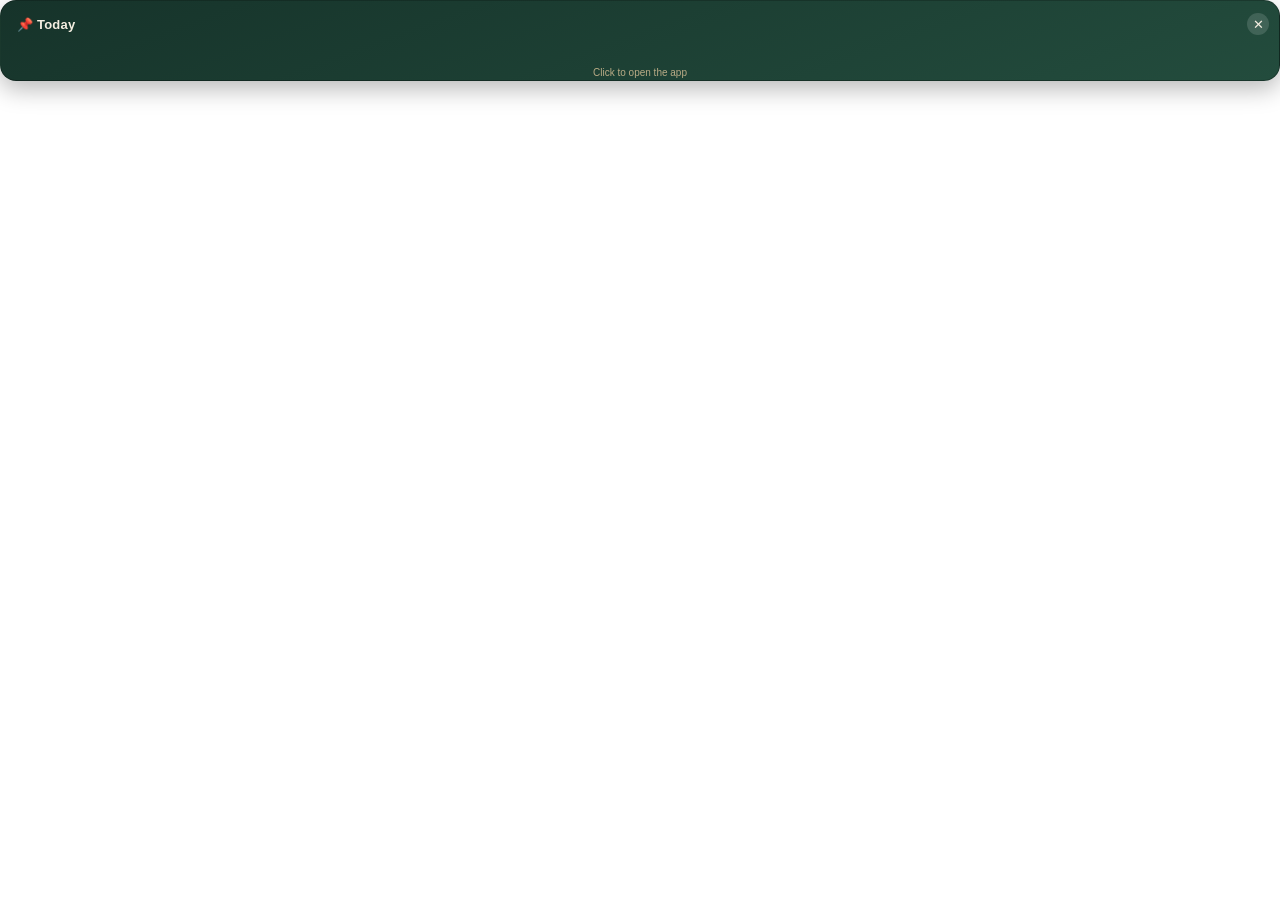
<file: docs/app/renderer/banner.html>
<!doctype html>
<html lang="en">
<head>
<meta http-equiv="Content-Security-Policy" content="default-src 'self'; script-src 'self' 'unsafe-inline'; style-src 'self' 'unsafe-inline'; img-src 'self' data: blob: https:; font-src 'self' data:; connect-src 'none'; frame-src 'self'; object-src 'none'; base-uri 'self'; form-action 'none'" />
<meta name="viewport" content="width=device-width, initial-scale=1, viewport-fit=cover" />
<script src="../preload-web.js"></script>
<script src="../web-ui.js" defer></script>
<link rel="stylesheet" href="../web.css" />

<meta charset="utf-8" />
<title>Today's Highlights</title>
<style>
  :root {
    --brand: #16332a;
    --brand-hover: #234c3d;
    --surface: #f6f1e6;
    --text: #1c3a2f;
    --text-dim: #86807a;
    --on-brand: #f3ede0;
    --on-brand-dim: #b9ab86;
    --gold: #c9a15f;
    --gold-bright: #d8b877;
    font-family: -apple-system, BlinkMacSystemFont, "Segoe UI", Inter, Roboto, sans-serif;
  }
  * { box-sizing: border-box; }
  html, body {
    margin: 0; padding: 0; height: 100%;
    background: transparent;
    user-select: none;
  }
  #card {
    /* No fixed/percentage height, same reasoning as the main popup's
       #card — this must size itself to its real content so scrollHeight
       reports a true value for the resize-to-fit IPC call below. */
    display: flex;
    flex-direction: column;
    background: linear-gradient(160deg, var(--brand), var(--brand-hover));
    border: 1px solid rgba(0,0,0,0.25);
    border-radius: 16px;
    box-shadow: 0 8px 24px rgba(0,0,0,0.28);
    overflow: hidden;
    cursor: pointer;
  }
  #titlebar {
    display: flex;
    align-items: center;
    justify-content: space-between;
    padding: 12px 10px 12px 16px;
    -webkit-app-region: drag;
  }
  #title {
    color: var(--on-brand);
    font-size: 13px;
    font-weight: 700;
    letter-spacing: 0.2px;
  }
  #close-btn {
    -webkit-app-region: no-drag;
    width: 22px;
    height: 22px;
    border-radius: 50%;
    border: none;
    background: rgba(255,255,255,0.14);
    color: var(--on-brand);
    font-size: 13px;
    line-height: 1;
    cursor: pointer;
    display: flex;
    align-items: center;
    justify-content: center;
  }
  #close-btn:hover { background: rgba(255,255,255,0.28); }

  /* ---------------- OOO runner + rocket stage ----------------
     Purely decorative, sits above #body, only shown on days with at
     least one planned-leave entry (see startStage()/stopStage() below).
     Fixed height (doesn't grow/shrink with content) so it never fights
     the resize-to-fit measurement below — it's just always-there space,
     shown or hidden as a whole. */
  #stage {
    position: relative;
    /* Base height for one runner lane — startStage() grows this inline
       (style.height) when there's more than one person on leave, so
       extra people get their own lane instead of taking turns, without
       needing a separate CSS rule per lane count. */
    height: 88px;
    margin: 0 16px 10px 16px;
    border-radius: 12px;
    background: rgba(255,255,255,0.07);
    overflow: hidden;
  }
  #stage.hidden { display: none; }

  #rocket {
    position: absolute;
    left: 50%;
    bottom: -14px;
    transform: translateX(-50%);
    font-size: 28px;
    opacity: 0;
    pointer-events: none;
    filter: drop-shadow(0 2px 4px rgba(0,0,0,0.35));
  }
  #rocket.launch {
    animation: rocket-launch 1.15s cubic-bezier(.25,.65,.2,1) forwards;
  }
  @keyframes rocket-launch {
    0%   { bottom: -14px; opacity: 1; transform: translateX(-50%) rotate(0deg); }
    65%  { bottom: 50px;  opacity: 1; transform: translateX(-50%) rotate(-8deg); }
    100% { bottom: 58px;  opacity: 0; transform: translateX(-50%) rotate(-8deg); }
  }

  #sparks {
    position: absolute;
    left: 50%;
    top: 14px;
    width: 0;
    height: 0;
  }
  .spark {
    position: absolute;
    left: 0;
    top: 0;
    width: 7px;
    height: 7px;
    border-radius: 50%;
    opacity: 0;
    pointer-events: none;
  }
  .spark.burst {
    animation: spark-burst 1s ease-out forwards;
  }
  @keyframes spark-burst {
    0%   { opacity: 1; transform: rotate(var(--angle)) translateX(0); }
    100% { opacity: 0; transform: rotate(var(--angle)) translateX(var(--dist)); }
  }

  /* Fills the whole stage (not just a fixed-height strip at the bottom)
     so each .runner-lane below can position itself with its own `bottom`
     offset — that's what lets multiple people stack into separate lanes
     instead of only ever having room for one. */
  #runner-track {
    position: absolute;
    left: 0; right: 0;
    top: 0; bottom: 0;
  }
  /* One of these per person on leave today (built in JS — see
     buildRunnerLane()), all running at once rather than taking turns, per
     feedback that "in sequence" read as one runner stalling/disappearing
     before the next started. */
  .runner-lane {
    position: absolute;
    bottom: 8px;
    left: -44px;
    display: flex;
    flex-direction: column;
    align-items: center;
    gap: 3px;
    opacity: 0;
  }
  .runner-lane.running {
    animation: run-across 3.2s linear forwards;
  }
  @keyframes run-across {
    0%   { left: -44px; opacity: 1; }
    92%  { opacity: 1; }
    100% { left: 100%;  opacity: 0; }
  }
  .runner-name {
    font-size: 10px;
    font-weight: 700;
    padding: 2px 8px;
    border-radius: 8px;
    color: #fff;
    white-space: nowrap;
    box-shadow: 0 1px 3px rgba(0,0,0,0.3);
  }
  .runner-name.boy { background: #2f6fed; }
  .runner-name.girl { background: #e05aa0; }
  .runner-name.neutral { background: #7a6a90; }
  .runner-badge {
    width: 32px;
    height: 32px;
    border-radius: 50%;
    display: flex;
    align-items: center;
    justify-content: center;
    font-size: 18px;
    box-shadow: 0 2px 5px rgba(0,0,0,0.3);
    /* scaleX(-1) baked into every frame, not just applied once statically
       — a keyframe animation's own `transform` replaces any transform set
       outside it, so the flip has to live in the keyframes themselves.
       The runner emoji (running figure) faces left by default on both
       Windows' and Apple's emoji sets; run-across above moves left-to-
       right, so without this the runner visibly moves backwards. */
    animation: run-bounce 0.26s ease-in-out infinite alternate;
  }
  .runner-badge.boy { background: #2f6fed; }
  .runner-badge.girl { background: #e05aa0; }
  .runner-badge.neutral { background: #7a6a90; }
  @keyframes run-bounce {
    from { transform: scaleX(-1) translateY(0); }
    to   { transform: scaleX(-1) translateY(-4px); }
  }

  #body {
    padding: 4px 16px 16px 16px;
    display: flex;
    flex-direction: column;
    gap: 10px;
  }
  .section {
    background: rgba(255,255,255,0.08);
    border-radius: 10px;
    padding: 10px 12px;
  }
  .section-label {
    color: var(--on-brand-dim);
    font-size: 10px;
    text-transform: uppercase;
    letter-spacing: 0.5px;
    font-weight: 700;
    margin-bottom: 4px;
  }
  .section-main {
    color: var(--on-brand);
    font-size: 14px;
    font-weight: 600;
    line-height: 1.35;
  }
  .section-sub {
    color: var(--on-brand-dim);
    font-size: 12px;
    margin-top: 2px;
  }
  .leave-row {
    display: flex;
    justify-content: space-between;
    gap: 8px;
    color: var(--on-brand);
    font-size: 13px;
    padding: 2px 0;
  }
  .leave-row + .leave-row { border-top: 1px solid rgba(255,255,255,0.12); }
  .leave-name { font-weight: 600; }
  .leave-reason { color: var(--on-brand-dim); text-align: right; }
  #hint {
    color: var(--on-brand-dim);
    font-size: 10px;
    text-align: center;
    padding-bottom: 2px;
  }
</style>
<script src="chime.js"></script>
</head>
<body>
  <div id="card">
    <div id="titlebar">
      <div id="title">📌 Today</div>
      <button id="close-btn" title="Dismiss">✕</button>
    </div>

    <!-- OOO stage: rocket/firework + one runner per person on planned
         leave, cycled in sequence. Hidden entirely on a day with no
         leaves — see startStage()/stopStage(). -->
    <div id="stage" class="hidden">
      <div id="rocket">🚀</div>
      <div id="sparks"></div>
      <div id="runner-track"></div>
    </div>

    <div id="body"></div>
    <div id="hint">Click to open the app</div>
  </div>

<script>
  const bodyEl = document.getElementById('body');
  const cardEl = document.getElementById('card');
  const closeBtn = document.getElementById('close-btn');
  const stageEl = document.getElementById('stage');
  const rocketEl = document.getElementById('rocket');
  const sparksEl = document.getElementById('sparks');
  const runnerTrackEl = document.getElementById('runner-track');

  function escapeHtml(s) {
    return String(s == null ? '' : s).replace(/[&<>"']/g, (c) => (
      { '&': '&amp;', '<': '&lt;', '>': '&gt;', '"': '&quot;', "'": '&#39;' }[c]
    ));
  }

  // ---------------- OOO stage: rocket/firework + runner ----------------
  // "character" comes straight from an optional "Character" column on the
  // Planned Leave sheet (Code.gs's getTodayHighlights) — Boy/Girl, entered
  // by whoever logs the leave. Nothing here guesses gender from a name:
  // anything not exactly "boy" or "girl" (including a blank column, or the
  // column not existing at all) falls back to a neutral color so a person
  // who hasn't been given a Character yet still gets their own runner and
  // name, just without a blue/pink color choice attached to them.
  const SPARK_COLORS = ['#ffd166', '#ef476f', '#06d6a0', '#118ab2', '#ffffff', '#f7b32b'];
  const SPARK_COUNT = 12;

  let runnerQueue = [];
  let runnerLoopTimer = null;

  // One #stage height for a single person, growing for each extra one so
  // they get their own lane — capped so a big team on leave the same day
  // still fits a small banner instead of it growing without bound.
  const STAGE_BASE_HEIGHT = 88;
  const RUNNER_LANE_HEIGHT = 32;
  const STAGE_MAX_EXTRA_LANES = 3;
  const RUNNER_CROSS_MS = 3200; // matches run-across's own duration
  const RUNNER_LOOP_GAP_MS = 700; // pause between crossings before looping

  function launchRocket() {
    sparksEl.innerHTML = '';
    for (let i = 0; i < SPARK_COUNT; i++) {
      const s = document.createElement('div');
      s.className = 'spark';
      s.style.setProperty('--angle', Math.round((360 / SPARK_COUNT) * i) + 'deg');
      s.style.setProperty('--dist', (110 + (i % 3) * 12) + 'px');
      s.style.background = SPARK_COLORS[i % SPARK_COLORS.length];
      sparksEl.appendChild(s);
    }
    // Restart the CSS animation from scratch even if it's still mid-run
    // from a previous stage/day (removing+re-adding the class alone won't
    // restart it without a reflow in between).
    rocketEl.classList.remove('launch');
    void rocketEl.offsetWidth;
    rocketEl.classList.add('launch');
    setTimeout(() => {
      Array.from(sparksEl.children).forEach((s) => s.classList.add('burst'));
    }, 740); // lines up with the rocket reaching the top of rocket-launch above
  }

  // Accepts both the original free-typed "boy"/"girl" and "male"/"female"
  // (Code.gs already lowercases whatever's in the Character column) —
  // the latter is what a Male/Female/Others dropdown option produces once
  // that column is switched from free text to a select. "others" (or
  // anything else, including blank) falls through to neutral, same as
  // before.
  const BOY_VALUES = ['boy', 'male'];
  const GIRL_VALUES = ['girl', 'female'];

  function buildRunnerLane(person, laneIndex) {
    const kind = BOY_VALUES.includes(person.character) ? 'boy' : GIRL_VALUES.includes(person.character) ? 'girl' : 'neutral';
    const lane = document.createElement('div');
    lane.className = 'runner-lane';
    lane.style.bottom = (8 + laneIndex * RUNNER_LANE_HEIGHT) + 'px';
    const nameEl = document.createElement('div');
    nameEl.className = 'runner-name ' + kind;
    nameEl.textContent = person.name || 'Out today';
    const badgeEl = document.createElement('div');
    badgeEl.className = 'runner-badge ' + kind;
    badgeEl.textContent = kind === 'girl' ? '🏃‍♀️' : '🏃';
    lane.appendChild(nameEl);
    lane.appendChild(badgeEl);
    return lane;
  }

  // Everyone on leave today crosses together in one pass, rather than
  // taking turns — the earlier one-at-a-time design read as a single
  // runner stalling/disappearing before the next one started. Loops for
  // as long as the banner stays open, same as before.
  function runAllTogether() {
    runnerTrackEl.innerHTML = '';
    runnerQueue.forEach((person, i) => {
      const lane = buildRunnerLane(person, i);
      runnerTrackEl.appendChild(lane);
      void lane.offsetWidth; // force layout so each fresh lane's animation actually starts
      lane.classList.add('running');
    });
    runnerLoopTimer = setTimeout(runAllTogether, RUNNER_CROSS_MS + RUNNER_LOOP_GAP_MS);
  }

  function startStage(leaves) {
    clearTimeout(runnerLoopTimer);
    runnerQueue = leaves;
    stageEl.classList.remove('hidden');
    const extraLanes = Math.min(Math.max(leaves.length - 1, 0), STAGE_MAX_EXTRA_LANES);
    stageEl.style.height = (STAGE_BASE_HEIGHT + extraLanes * RUNNER_LANE_HEIGHT) + 'px';
    launchRocket();
    runAllTogether();
  }

  function stopStage() {
    clearTimeout(runnerLoopTimer);
    runnerLoopTimer = null;
    runnerQueue = [];
    stageEl.classList.add('hidden');
    stageEl.style.height = '';
    runnerTrackEl.innerHTML = '';
  }

  function render(highlights) {
    if (highlights.leaves && highlights.leaves.length) {
      startStage(highlights.leaves);
    } else {
      stopStage();
    }

    const parts = [];
    if (highlights.holiday) {
      parts.push(
        '<div class="section">' +
          '<div class="section-label">Holiday</div>' +
          '<div class="section-main">🎉 ' + escapeHtml(highlights.holiday.reason || '(unnamed)') + '</div>' +
          (highlights.holiday.resourceOff
            ? '<div class="section-sub">Off: ' + escapeHtml(highlights.holiday.resourceOff) + '</div>'
            : '') +
        '</div>'
      );
    }
    if (highlights.leaves && highlights.leaves.length) {
      const rows = highlights.leaves.map((l) =>
        '<div class="leave-row"><span class="leave-name">' + escapeHtml(l.name || '(unnamed)') +
        '</span><span class="leave-reason">' + escapeHtml(l.reason || '') + '</span></div>'
      ).join('');
      parts.push(
        '<div class="section">' +
          '<div class="section-label">On planned leave today</div>' +
          rows +
        '</div>'
      );
    }
    if (highlights.message) {
      parts.push(
        '<div class="section">' +
          '<div class="section-label">Note</div>' +
          '<div class="section-main" style="font-weight:400;">' + escapeHtml(highlights.message) + '</div>' +
        '</div>'
      );
    }
    bodyEl.innerHTML = parts.join('');
  }

  function resizeToFit() {
    // Same resize-to-fit-content approach as the main popup's index.html
    // — measure real content height, ask main to resize the actual OS
    // window to match (a percentage/fixed height here can't do this,
    // same reasoning as that file's own comment on #card). Runs after
    // render() has already shown/hidden #stage, so the measurement below
    // already reflects whichever state it's in.
    const height = cardEl.scrollHeight;
    if (window.statusApp && window.statusApp.resizeBanner) {
      window.statusApp.resizeBanner(height);
    }
  }

  if (window.statusApp && window.statusApp.onBannerData) {
    window.statusApp.onBannerData((highlights) => {
      render(highlights || {});
      requestAnimationFrame(resizeToFit);
      if (highlights && highlights.chime && window.playChime) window.playChime(); // Sound on (Settings)
    });
  }

  closeBtn.addEventListener('click', (e) => {
    e.stopPropagation();
    if (window.statusApp && window.statusApp.closeBanner) window.statusApp.closeBanner();
  });
  cardEl.addEventListener('click', () => {
    if (window.statusApp && window.statusApp.openAppFromBanner) window.statusApp.openAppFromBanner();
  });
</script>
</body>
</html>
</file>
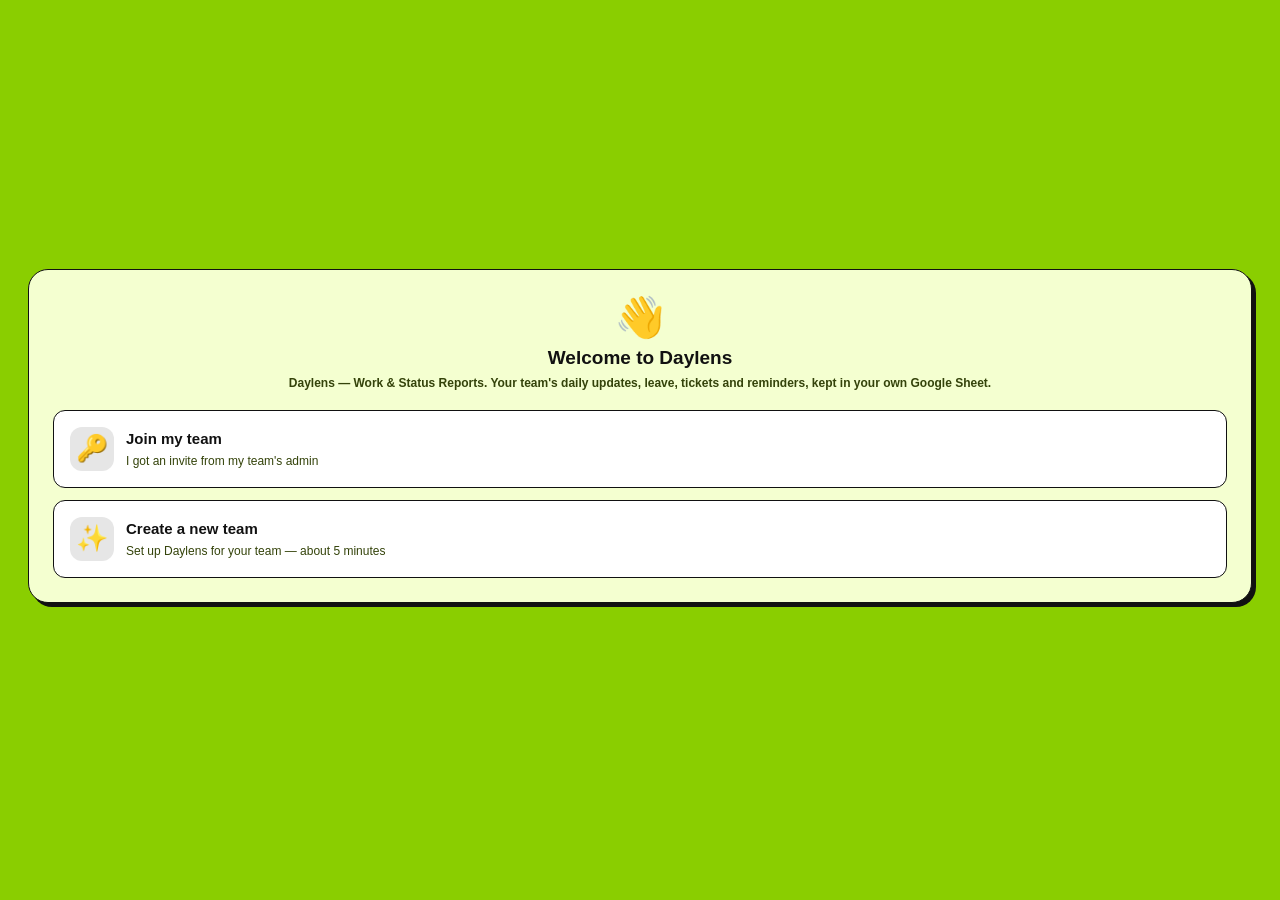
<file: docs/app/renderer/connect.html>
<!doctype html>
<html lang="en">
<head>
<meta http-equiv="Content-Security-Policy" content="default-src 'self'; script-src 'self' 'unsafe-inline'; style-src 'self' 'unsafe-inline'; img-src 'self' data: blob: https:; font-src 'self' data:; connect-src 'none'; frame-src 'self'; object-src 'none'; base-uri 'self'; form-action 'none'" />
<meta name="viewport" content="width=device-width, initial-scale=1, viewport-fit=cover" />
<script src="../preload-web.js"></script>
<script src="../web-ui.js" defer></script>
<link rel="stylesheet" href="../web.css" />

<meta charset="utf-8" />
<script src="theme.js"></script>
<script src="a11y.js"></script>
<title>Daylens</title>
<style>
  html, body {
    margin: 0; height: 100%;
    font-family: 'Segoe UI', Arial, sans-serif;
    background: var(--brand);
    color: var(--on-brand);
  }
  body {
    display: flex; flex-direction: column; padding: 0; box-sizing: border-box;
    /* Frameless window (see main.js) — draggable from anywhere on the
       background, not just the title bar strip, since that was the only
       place a click-drag actually moved the window otherwise. Every real
       control below gets its own no-drag override so this doesn't break
       clicking/typing into any of them. */
    -webkit-app-region: drag;
  }
  input, button, a {
    -webkit-app-region: no-drag;
  }
  .titlebar {
    display: flex; align-items: center; justify-content: space-between;
    padding: 10px 14px; flex: 0 0 auto;
  }
  .titlebar-title { font-size: 12px; font-weight: 700; color: var(--on-brand-dim); letter-spacing: 0.3px; white-space: nowrap; }
  .titlebar-close {
    background: rgba(255,255,255,0.14); border: none; color: var(--on-brand);
    font-size: 12px; cursor: pointer; padding: 4px 9px; border-radius: 7px;
    -webkit-app-region: no-drag; /* stay clickable inside the draggable title bar */
  }
  .titlebar-close:hover { background: rgba(255,255,255,0.24); }
  /* Second grab point, opposite end from the titlebar — same as
     manage.html's .drag-footer. Inherits drag from body itself, it's
     just a flex sibling of .content that isn't inside its no-drag area. */
  .drag-footer {
    flex: 0 0 auto; height: 14px; display: flex; align-items: center; justify-content: center;
  }
  .drag-footer::before {
    content: '•••'; color: rgba(255,255,255,0.25); font-size: 10px; letter-spacing: 3px;
  }
  .content {
    /* -webkit-app-region: no-drag — same fix as manage.html's
       .scroll-area, see its comment for the full reasoning: body above
       is a drag region, Electron drag regions swallow scroll-wheel
       input over anything draggable, and this content area (most of
       what you'd hover to scroll) was never excluded from it. */
    flex: 1 1 auto; min-height: 0; display: flex; flex-direction: column; justify-content: center;
    padding: 0 28px 28px; box-sizing: border-box; overflow-y: auto; -webkit-app-region: no-drag;
  }
  h2 { margin: 0 0 6px; font-size: 17px; font-weight: 700; text-align: center; }
  p { margin: 0 0 18px; font-size: 12px; color: var(--on-brand-dim); font-weight: 600; line-height: 1.4; text-align: center; }
  .field-label {
    font-size: 10.5px; color: var(--on-brand-dim); font-weight: 700; text-transform: uppercase;
    letter-spacing: 0.5px; margin-bottom: 5px;
  }
  input {
    width: 100%; padding: 10px 12px; border-radius: 10px; border: none;
    font-size: 13px; margin-bottom: 12px; box-sizing: border-box;
    background: var(--on-brand); color: var(--on-gold);
  }
  input:focus { outline: 2px solid var(--gold); }
  button {
    background: var(--gold); color: var(--on-gold); border: none; width: 100%;
    padding: 11px 12px; border-radius: 10px; font-weight: 700; font-size: 13px;
    cursor: pointer; margin-top: 4px;
  }
  button:hover { background: var(--gold-bright); }
  button:disabled { opacity: 0.6; cursor: default; }
  button.secondary {
    background: transparent; color: var(--on-brand-dim); margin-top: 8px;
  }
  button.secondary:hover { color: var(--on-brand); }
  .err { color: #ffd4d4; font-size: 11px; font-weight: 700; margin-top: 10px; min-height: 14px; text-align: center; }
  .hidden { display: none !important; }
  hr { border: none; border-top: 1px solid rgba(255,255,255,0.18); margin: 6px 0 16px; }

  /* The first-run window now has a normal Windows frame (title bar, ✕),
     so this page's own drag regions / title strip / ✕ are no longer needed. */
  body { -webkit-app-region: no-drag !important; }
  .titlebar, .drag-footer { display: none !important; }
  .err.block { text-align: left; }
  html, body { background: var(--page-bg, var(--brand)); color: var(--card-text, var(--on-brand)); }
  .hero { font-size: 40px; text-align: center; margin-bottom: 6px; }
  .view { background: var(--card-bg, transparent); border: 1px solid var(--card-border, transparent); box-shadow: var(--card-shadow, none); border-radius: 20px; padding: 24px; }
  .choice-grid { display: grid; gap: 12px; margin-top: 6px; }
  button.choice { display: grid; grid-template-columns: 44px 1fr; grid-template-rows: auto auto; column-gap: 12px; text-align: left; align-items: center; padding: 16px; margin: 0;
    background: var(--input-bg) !important; color: var(--card-text) !important; border: 1px solid var(--input-border); box-shadow: none !important; }
  button.choice:hover { border-color: var(--gold-bright); }
  button.choice:disabled { opacity: 0.55; }
  .choice .ci { grid-row: 1 / span 2; font-size: 26px; width: 44px; height: 44px; border-radius: 12px; background: var(--accent-soft); display: flex; align-items: center; justify-content: center; }
  .choice .ct { font-size: 15px; font-weight: 800; }
  .choice .ch { font-size: 12px; color: var(--card-text-dim); font-weight: 500; }
  .steps { display: flex; gap: 6px; justify-content: center; margin-bottom: 10px; }
  .steps span { font-size: 11px; font-weight: 800; padding: 4px 10px; border-radius: 999px; background: var(--input-bg); color: var(--card-text-dim); }
  .steps span.on { background: var(--accent-grad); color: var(--on-accent); }
  .steps span.done { color: var(--h1, #3ddc97); }
  .hint-line { font-size: 12px; font-weight: 700; margin: -6px 0 12px; min-height: 16px; color: var(--card-text-dim); }
  .hint-line.good { color: #3ddc97; } .hint-line.bad { color: #ff8f8f; }
  html[data-mode="light"] .hint-line.good { color: #12804f; } html[data-mode="light"] .hint-line.bad { color: #c62828; }
  ol.howto { text-align: left; font-size: 12.5px; line-height: 1.5; color: var(--card-text); padding-left: 20px; margin: 0 0 14px; }
  ol.howto li { margin-bottom: 6px; }
  button.link-btn { all: unset; cursor: pointer; color: var(--gold-bright); font-weight: 800; text-decoration: underline; }
  button.link-btn:hover { background: none; color: var(--gold-bright); }
  #g-restart-line { margin: 10px 0 0; text-align: center; }

  input { background: var(--input-bg, #fff); color: var(--input-text, #1c3a2f); border: 1px solid var(--input-border, transparent); }
  input:focus { outline: none; border-color: var(--gold-bright); box-shadow: 0 0 0 3px var(--accent-soft); }
  button:not(.secondary) { background: var(--accent-grad, var(--gold)); color: var(--on-accent, var(--on-gold)); box-shadow: var(--accent-glow, none); border-radius: 12px; }
  button.secondary { color: var(--card-text-dim, var(--on-brand-dim)); }
  .field-label { color: var(--card-text-dim, var(--on-brand-dim)); }
  p { color: var(--card-text-dim, #d3c39c); }
  /* App mode (embedded in the main desktop-app window — see app-mode.js). */
  html.app-mode .titlebar { display: none; }
  html.app-mode .content { padding: 28px max(28px, calc((100% - 460px) / 2)); }

  textarea { width: 100%; box-sizing: border-box; min-height: 64px; resize: vertical; padding: 10px 12px; border-radius: 10px; font: 600 12px/1.4 Consolas, 'Cascadia Mono', monospace;
    background: var(--input-bg, #fff); color: var(--input-text, #1c3a2f); border: 1px solid var(--input-border, transparent); margin-bottom: 8px; -webkit-app-region: no-drag; }
  textarea:focus { outline: none; border-color: var(--gold-bright); box-shadow: 0 0 0 3px var(--accent-soft); }
  .small-help { font-size: 11.5px; text-align: left; margin: 12px 0 0; }
  .view h2 { font-size: 19px; }
  /* setup guide */
  .guide-meta { display: flex; gap: 8px; flex-wrap: wrap; justify-content: center; margin: -8px 0 14px; }
  .guide-meta span { font-size: 11px; font-weight: 800; padding: 4px 10px; border-radius: 999px; background: var(--input-bg); color: var(--card-text-dim); }
  .privacy { font-size: 12px; line-height: 1.45; text-align: left; padding: 10px 12px; border-radius: 12px; background: var(--accent-soft); color: var(--card-text); margin: 0 0 14px; }
  ol.guide-steps { text-align: left; font-size: 12.5px; line-height: 1.5; color: var(--card-text); padding-left: 20px; margin: 0 0 16px; }
  ol.guide-steps li { margin-bottom: 7px; }
  .guide-why { font-size: 11.5px; color: var(--card-text-dim); margin-top: 1px; }
  /* live checklist */
  ul.checklist { list-style: none; padding: 0; margin: 0 0 14px; text-align: left; }
  ul.checklist li { display: grid; grid-template-columns: 26px 1fr; gap: 8px; align-items: start; padding: 8px 10px; border-radius: 12px; margin-bottom: 6px; background: var(--input-bg); }
  ul.checklist .st { width: 22px; height: 22px; border-radius: 50%; display: flex; align-items: center; justify-content: center; font-size: 12px; font-weight: 900;
    background: var(--card-border, rgba(255,255,255,.15)); color: var(--card-text-dim); }
  ul.checklist li.working .st { background: var(--accent-soft); color: var(--gold-bright); animation: pulse 1s infinite alternate; }
  ul.checklist li.done .st { background: #1fa774; color: #fff; }
  ul.checklist li.failed .st, ul.checklist li.waiting .st { background: #e8a33a; color: #2a1a05; }
  ul.checklist .t { font-size: 13px; font-weight: 800; color: var(--card-text); }
  ul.checklist .d { font-size: 11.5px; color: var(--card-text-dim); word-break: break-all; }
  @keyframes pulse { from { opacity: .45; } to { opacity: 1; } }
  .action-card { text-align: left; padding: 14px; border-radius: 14px; border: 1.5px dashed var(--gold-bright); margin: 0 0 12px; }
  .action-card h3 { margin: 0 0 6px; font-size: 14px; }
  .action-card p { text-align: left; margin: 0 0 10px; color: var(--card-text); }
  .action-card .row { display: flex; gap: 8px; }
  .action-card .row button { margin: 0; }
  ol.howto b { color: var(--card-text); }
</style>
<script src="app-mode.js"></script>
<script src="setup-guide.js"></script>
</head>
<body>
  <div class="content">
    <!-- 1. choose -->
    <div id="choose" class="view hidden">
      <div class="hero">👋</div>
      <h2>Welcome to Daylens</h2>
      <p><b>Daylens</b> — Work &amp; Status Reports. Your team's daily updates, leave, tickets and reminders, kept in your own Google Sheet.</p>
      <div class="choice-grid">
        <button type="button" class="choice" id="choose-join"><span class="ci">🔑</span><span class="ct">Join my team</span><span class="ch">I got an invite from my team's admin</span></button>
        <button type="button" class="choice" id="choose-create"><span class="ci">✨</span><span class="ct">Create a new team</span><span class="ch">Set up Daylens for your team — about 5 minutes</span></button>
      </div>
    </div>

    <!-- 2. join with an invite code -->
    <div id="join" class="view hidden">
      <h2 id="join-title">Join your team</h2>
      <p id="join-sub">Paste the invite code from your admin's message, then sign in.</p>
      <div class="field-label">Invite code</div>
      <textarea id="join-code" placeholder="DL1-…" spellcheck="false"></textarea>
      <div class="hint-line" id="join-team-line"></div>
      <div class="field-label">Username</div>
      <input id="join-user" type="text" autocomplete="username" />
      <div class="field-label">Password</div>
      <input id="join-pass" type="password" autocomplete="current-password" />
      <button id="join-btn">Sign in</button>
      <div class="err" id="join-err"></div>
      <p class="small-help">No invite code? Ask your team's admin — they'll find it under People, or Settings → Team setup. No Google account needed.</p>
      <button class="secondary" id="join-back">← Back</button>
      <button class="secondary hidden" id="cancel-btn">Cancel</button>
    </div>

    <!-- 3. create: overview + team name -->
    <div id="create-intro" class="view hidden">
      <h2>Set up your team</h2>
      <div class="guide-meta"><span id="ci-time"></span><span>Google account needed</span></div>
      <div class="privacy" id="ci-privacy"></div>
      <div id="ci-steps"></div>
      <div class="field-label">Team name</div>
      <input id="c-name" type="text" placeholder="e.g. Customer Support" />
      <button id="ci-next">Start</button>
      <div class="err" id="ci-err"></div>
      <button class="secondary" id="ci-back">← Back</button>
    </div>

    <!-- 4a. create: Sign in with Google builds everything -->
    <div id="create-google" class="view hidden">
      <div class="steps"><span class="done">1 Name</span><span class="on">2 Your Sheet</span><span>3 Admin</span></div>
      <h2>Create your team's Sheet</h2>
      <p>Daylens creates it in <b>your</b> Google Drive. Follow the steps as they appear.</p>
      <ul class="checklist" id="g-list">
        <li data-step="signin"><span class="st">1</span><div><div class="t">Sign in with Google</div><div class="d">Tick every box, then click Continue.</div></div></li>
        <li data-step="sheet"><span class="st">2</span><div><div class="t">Create your team's Sheet</div><div class="d"></div></div></li>
        <li data-step="backend"><span class="st">3</span><div><div class="t">Install its backend</div><div class="d"></div></div></li>
        <li data-step="publish"><span class="st">4</span><div><div class="t">Publish it</div><div class="d"></div></div></li>
        <li data-step="allow"><span class="st">5</span><div><div class="t">Allow your team's backend</div><div class="d">One page from Google — it runs as you, in your own account.</div></div></li>
      </ul>
      <div class="action-card hidden" id="g-switch">
        <h3>Turn on one switch</h3>
        <p>Google needs "Google Apps Script API" turned <b>On</b> for your account. It's one switch: open the page, flip it, come back.</p>
        <div class="row"><button type="button" id="g-open-switch">Open the switch page</button><button type="button" id="g-switch-done">I've turned it on — continue</button></div>
      </div>
      <div class="action-card hidden" id="g-allow">
        <h3>Allow your team's backend</h3>
        <p>A Google page opens. Choose your account. If it says <b>"Google hasn't verified this app"</b>, click <b>Advanced → Go to Daylens backend (unsafe)</b>, then <b>Allow</b>. It's your own backend, running in your own account.</p>
        <div class="row"><button type="button" id="g-open-allow">Open the Allow page</button></div>
        <div class="hint-line" id="g-allow-state" style="margin:10px 0 0;"></div>
      </div>
      <button id="g-start">Sign in with Google</button>
      <div class="hint-line hidden" id="g-restart-line">Google showed an error, or you closed its page? <button type="button" class="link-btn" id="g-restart">Start sign-in again</button></div>
      <div class="err" id="g-err"></div>
      <button class="secondary" id="g-manual">Set it up by hand instead</button>
      <button class="secondary" id="g-back">← Back</button>
    </div>

    <!-- 4b. create: by hand -->
    <div id="create-manual" class="view hidden">
      <div class="steps"><span class="done">1 Name</span><span class="on">2 Your Sheet</span><span>3 Admin</span></div>
      <h2>Set up your team's Sheet by hand</h2>
      <p>About 5 minutes, once. Your data stays in your own Google Drive.</p>
      <div id="m-steps"></div>
      <button type="button" id="copy-script">Copy the backend</button>
      <div class="field-label" style="margin-top:14px;">Web app URL (ends in /exec)</div>
      <input id="c-url" type="text" placeholder="https://script.google.com/macros/s/…/exec" spellcheck="false" />
      <button id="m-next">Check &amp; continue</button>
      <div class="err" id="m-err"></div>
      <button class="secondary" id="m-back">← Back</button>
    </div>

    <!-- 5. create: first admin -->
    <div id="create-admin" class="view hidden">
      <div class="steps"><span class="done">1 Name</span><span class="done">2 Your Sheet</span><span class="on">3 Admin</span></div>
      <h2>Create your admin account</h2>
      <p>For signing in to Daylens, adding teammates and managing the app. <b>Not</b> your Google password.</p>
      <div class="field-label">Your username</div>
      <input id="c-user" type="text" autocomplete="username" />
      <div class="field-label">Password (8+ characters)</div>
      <input id="c-pass" type="password" autocomplete="new-password" />
      <div class="field-label">Repeat password</div>
      <input id="c-pass2" type="password" autocomplete="new-password" />
      <button id="ca-create">Create team</button>
      <div class="err" id="ca-err"></div>
    </div>
  </div>

<script>
  const $ = (id) => document.getElementById(id);
  const G = window.APP_GUIDE;
  let info = {};
  let googleOk = false;
  let backendUrl = '';
  function show(view) {
    document.querySelectorAll('.view').forEach((v) => v.classList.toggle('hidden', v.id !== view));
    const first = $(view).querySelector('input:not([type=hidden]), textarea');
    if (first && !first.value) first.focus();
  }

  const appView = new URLSearchParams(location.search).get('view') || 'join';
  async function init() {
    [info, googleOk] = await Promise.all([
      window.statusApp.getTeamInfo().catch(() => ({})),
      window.statusApp.googleSetupAvailable().catch(() => false),
    ]);
    $('ci-time').textContent = G.create.time;
    $('ci-privacy').textContent = G.create.privacy;
    $('ci-steps').innerHTML = G.stepsHtml(G.create.steps);
    $('m-steps').innerHTML = G.stepsHtml(G.manual, 'howto');
    if (!googleOk) $('g-manual').classList.add('hidden');
    if (window.__appMode) {
      // In the app (team switcher → Join another team / Create a new
      // team). The team that's open now stays on this PC too.
      $('join-title').textContent = info.teamName ? 'Join another team' : 'Join a team';
      if (info.teamName) {
        const note = document.createElement('p');
        note.className = 'small-help';
        note.id = 'join-keeps';
        note.style.cssText = 'text-align:center; margin:6px 0 14px;';
        note.textContent = `${info.teamName} stays on this PC. Switch between your teams from the team card at the top of the menu.`;
        ($('join-title').nextElementSibling || $('join-title')).insertAdjacentElement('afterend', note);
      }
      $('join-back').classList.add('hidden');
      $('cancel-btn').classList.remove('hidden');
      if (appView === 'create') show('create-intro');
      else { show('join'); pasteFromClipboard(); }
    } else {
      show('choose');
    }
  }

  // --- choose ---
  $('choose-join').onclick = async () => { show('join'); await pasteFromClipboard(); };
  $('choose-create').onclick = () => show('create-intro');
  $('join-back').onclick = () => show('choose');
  $('cancel-btn').onclick = () => window.close();

  // --- join ---
  async function pasteFromClipboard() {
    if ($('join-code').value.trim()) return;
    const c = await window.statusApp.readClipboardInvite().catch(() => ({}));
    if (c && c.ok) { $('join-code').value = c.code; await readCode(); }
  }
  let readTimer = null;
  async function readCode() {
    const line = $('join-team-line');
    const text = $('join-code').value;
    if (!text.trim()) { line.className = 'hint-line'; line.textContent = ''; return; }
    const r = await window.statusApp.readInvite(text);
    if (!r.ok) { line.className = 'hint-line bad'; line.textContent = r.error; return; }
    line.className = 'hint-line good';
    line.textContent = r.teamName ? `✓ Team: ${r.teamName}` : (r.isLink ? '✓ Team backend link' : '✓ Invite code');
    if (r.username && !$('join-user').value) $('join-user').value = r.username;
    ($('join-user').value ? $('join-pass') : $('join-user')).focus();
  }
  $('join-code').addEventListener('input', () => { clearTimeout(readTimer); readTimer = setTimeout(readCode, 250); });
  async function doJoin() {
    if (!$('join-user').value.trim()) await readCode(); // the code may carry the username
    const payload = { invite: $('join-code').value, username: $('join-user').value.trim(), password: $('join-pass').value };
    if (!payload.invite.trim()) { $('join-err').textContent = "Paste the invite code from your admin's message."; return; }
    if (!payload.username || !payload.password) { $('join-err').textContent = 'Enter your username and password.'; return; }
    $('join-err').textContent = '';
    $('join-btn').disabled = true; $('join-btn').textContent = 'Signing in…';
    const res = await window.statusApp.joinTeam(payload).catch((err) => ({ ok: false, error: err.message }));
    $('join-btn').disabled = false; $('join-btn').textContent = 'Sign in';
    if (!res || !res.ok) { $('join-err').textContent = (res && res.error) || 'Could not sign in.'; return; }
    if (window.__appMode) window.__appPost({ type: 'connection-changed' });
  }
  $('join-btn').onclick = doJoin;
  $('join-pass').addEventListener('keydown', (e) => { if (e.key === 'Enter') doJoin(); });

  // --- create: name ---
  $('ci-next').onclick = () => {
    if (!$('c-name').value.trim()) { $('ci-err').textContent = 'Type your team name.'; return; }
    $('ci-err').textContent = '';
    show(googleOk ? 'create-google' : 'create-manual');
  };
  $('c-name').addEventListener('keydown', (e) => { if (e.key === 'Enter') $('ci-next').click(); });
  $('ci-back').onclick = () => (window.__appMode && appView === 'create' ? window.close() : show('choose'));

  // --- create: with Google ---
  const STATE_ICON = { working: '…', done: '✓', failed: '!', waiting: '!' };
  function setStep(step, state, detail) {
    const li = document.querySelector(`#g-list li[data-step="${step}"]`);
    if (!li) return;
    li.className = state || '';
    const n = [...li.parentNode.children].indexOf(li) + 1;
    li.querySelector('.st').textContent = STATE_ICON[state] || String(n);
    if (detail) li.querySelector('.d').textContent = detail;
  }
  window.statusApp.onGoogleSetupProgress((p) => setStep(p.step, p.state, p.state === 'done' && p.step === 'signin' && p.detail ? `Signed in as ${p.detail}` : (p.state === 'done' ? '' : p.detail)));
  let restartSignIn = false;
  async function runGoogle() {
    $('g-err').textContent = '';
    $('g-switch').classList.add('hidden');
    $('g-start').disabled = true; $('g-start').textContent = 'Working… follow the steps above';
    $('g-restart-line').classList.remove('hidden');
    const r = await window.statusApp.googleSetup($('c-name').value.trim()).catch((err) => ({ ok: false, error: err.message }));
    $('g-restart-line').classList.add('hidden');
    if (restartSignIn) { restartSignIn = false; return runGoogle(); }
    if (r && r.ok) {
      backendUrl = r.backendUrl;
      $('g-start').classList.add('hidden');
      setStep('allow', 'working', 'Waiting for you to click Allow on Google\'s page…');
      $('g-allow').classList.remove('hidden');
      window.statusApp.openAllowPage(backendUrl);
      waitForAllow();
      return;
    }
    $('g-start').disabled = false;
    if (r && r.cancelled) { $('g-start').textContent = 'Sign in with Google'; return; }
    $('g-start').textContent = 'Try again';
    if (r && r.needSwitch) { $('g-switch').classList.remove('hidden'); window.statusApp.openSwitchPage(); return; }
    $('g-err').textContent = (r && r.error) || 'Something went wrong — try again.';
  }
  let allowTimer = null;
  async function waitForAllow() {
    clearTimeout(allowTimer);
    const r = await window.statusApp.checkBackend(backendUrl).catch(() => ({ ok: false }));
    if (r && r.ok) {
      setStep('allow', 'done', 'Allowed ✓');
      $('g-allow').classList.add('hidden');
      setTimeout(() => show('create-admin'), 600);
      return;
    }
    $('g-allow-state').textContent = 'Waiting for you to click Allow… (this updates by itself)';
    allowTimer = setTimeout(waitForAllow, 3000);
  }
  $('g-start').onclick = runGoogle;
  // A Google error page (e.g. "Access blocked") never answers Daylens: stop the
  // waiting sign-in and open Google's page again.
  $('g-restart').onclick = async () => {
    restartSignIn = true;
    const r = await window.statusApp.cancelGoogleSignIn().catch(() => ({ ok: false }));
    if (!r || !r.ok) restartSignIn = false; // nothing was waiting
  };
  const stopSignIn = () => { restartSignIn = false; window.statusApp.cancelGoogleSignIn().catch(() => {}); };
  $('g-open-switch').onclick = () => window.statusApp.openSwitchPage();
  $('g-switch-done').onclick = runGoogle;
  $('g-open-allow').onclick = () => window.statusApp.openAllowPage(backendUrl);
  $('g-manual').onclick = () => { clearTimeout(allowTimer); stopSignIn(); show('create-manual'); };
  $('g-back').onclick = () => { clearTimeout(allowTimer); stopSignIn(); show('create-intro'); };

  // --- create: by hand ---
  $('copy-script').onclick = async () => {
    const r = await window.statusApp.copyBackendScript();
    $('copy-script').textContent = r && r.ok ? 'Copied ✓ — now paste it in Apps Script' : 'Not available in this build';
  };
  $('m-next').onclick = async () => {
    const url = $('c-url').value.trim();
    $('m-err').textContent = '';
    $('m-next').disabled = true; $('m-next').textContent = 'Checking…';
    const r = await window.statusApp.checkBackend(url).catch((err) => ({ ok: false, error: err.message }));
    $('m-next').disabled = false; $('m-next').textContent = 'Check & continue';
    if (!r || !r.ok) { $('m-err').textContent = (r && r.error) || 'Could not reach that link.'; return; }
    if (r.teamId && r.hasUsers) { $('m-err').textContent = `That Sheet already has a team ("${r.teamName || r.teamId}") — ask its admin for an invite code and use Join instead.`; return; }
    backendUrl = url;
    show('create-admin');
  };
  $('m-back').onclick = () => show('create-intro');

  // --- create: first admin ---
  $('ca-create').onclick = async () => {
    const p1 = $('c-pass').value, p2 = $('c-pass2').value;
    if (!$('c-user').value.trim()) { $('ca-err').textContent = 'Choose your admin username.'; return; }
    if (p1.length < 8) { $('ca-err').textContent = 'Use at least 8 characters for the password.'; return; }
    if (p1 !== p2) { $('ca-err').textContent = "The two passwords don't match."; return; }
    $('ca-err').textContent = '';
    $('ca-create').disabled = true; $('ca-create').textContent = 'Creating your team…';
    const res = await window.statusApp.createTeam({ teamName: $('c-name').value.trim(), backendUrl, username: $('c-user').value.trim(), password: p1 })
      .catch((err) => ({ ok: false, error: err.message }));
    $('ca-create').disabled = false; $('ca-create').textContent = 'Create team';
    if (!res || !res.ok) { $('ca-err').textContent = (res && res.error) || 'Could not create the team.'; return; }
    if (window.__appMode) window.__appPost({ type: 'connection-changed' });
  };
  $('c-pass2').addEventListener('keydown', (e) => { if (e.key === 'Enter') $('ca-create').click(); });

  init();
</script>
</body>
</html>
</file>
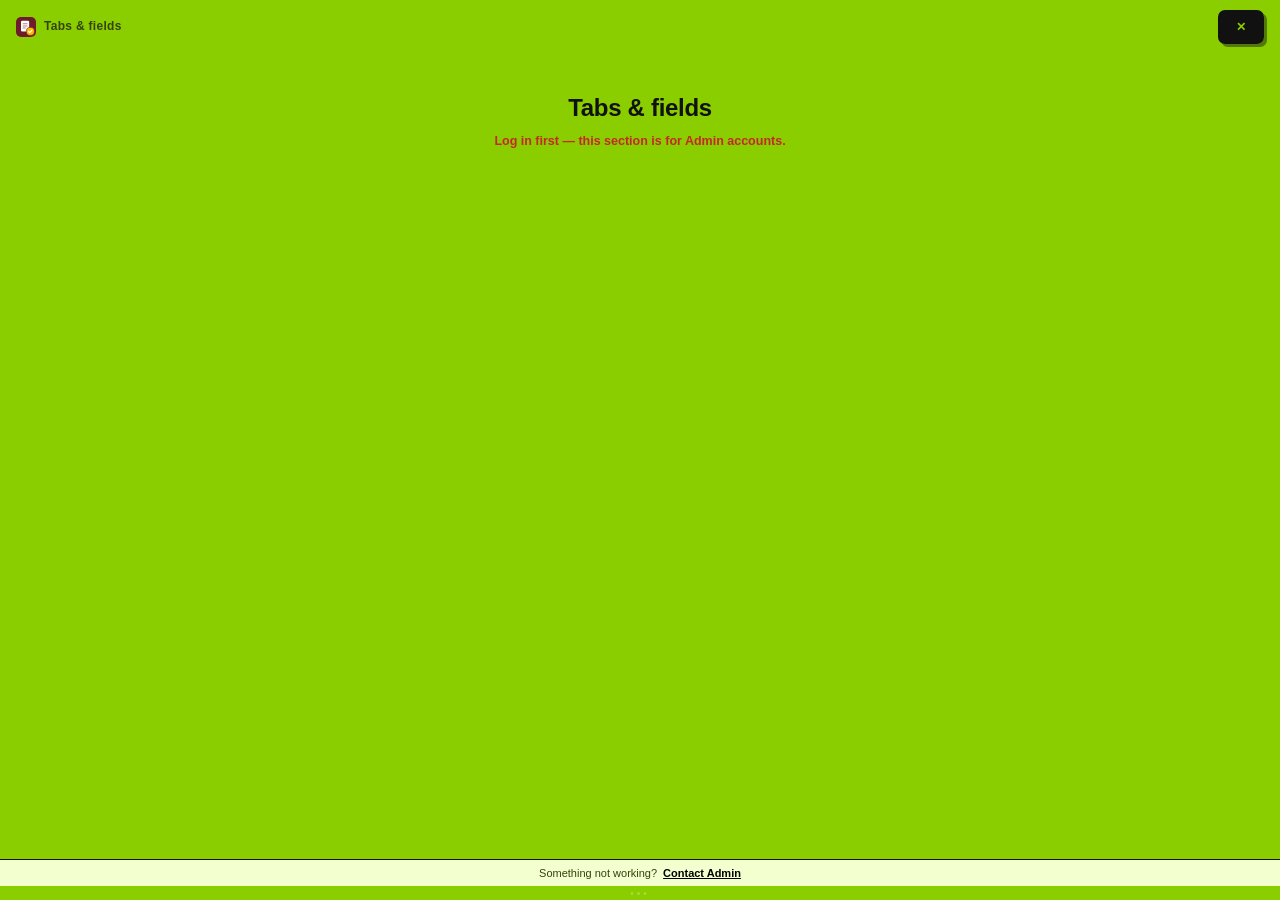
<file: docs/app/renderer/manage.html>
<!doctype html>
<html lang="en">
<head>
<meta http-equiv="Content-Security-Policy" content="default-src 'self'; script-src 'self' 'unsafe-inline'; style-src 'self' 'unsafe-inline'; img-src 'self' data: blob: https:; font-src 'self' data:; connect-src 'none'; frame-src 'self'; object-src 'none'; base-uri 'self'; form-action 'none'" />
<meta name="viewport" content="width=device-width, initial-scale=1, viewport-fit=cover" />
<script src="../preload-web.js"></script>
<script src="../web-ui.js" defer></script>
<link rel="stylesheet" href="../web.css" />

<meta charset="utf-8" />
<script src="theme.js"></script>
<script src="a11y.js"></script>
<script src="busy.js"></script>
<script src="relax-loader.js"></script>
<script src="demo-guard.js"></script>
<title>Tabs &amp; fields</title>
<style>
  html, body {
    margin: 0; height: 100%;
    font-family: 'Segoe UI', Arial, sans-serif;
    background: var(--brand);
    color: var(--on-brand);
  }
  body {
    display: flex; flex-direction: column; padding: 0; box-sizing: border-box;
    /* Frameless window (see main.js) — draggable from anywhere on the
       background, not just the title bar strip, since that was the only
       place a click-drag actually moved the window otherwise. Every real
       control below gets its own no-drag override so this doesn't break
       clicking/typing into any of them. */
    -webkit-app-region: drag;
  }
  input, select, textarea, button, a {
    -webkit-app-region: no-drag;
  }
  .titlebar {
    display: flex; align-items: center; justify-content: space-between;
    padding: 10px 16px; flex: 0 0 auto;
  }
  .titlebar-title { font-size: 12px; font-weight: 700; color: var(--on-brand-dim); letter-spacing: 0.3px; white-space: nowrap; }
  .titlebar-close {
    background: rgba(255,255,255,0.14); border: none; color: var(--on-brand);
    font-size: 12px; cursor: pointer; padding: 4px 9px; border-radius: 7px;
    -webkit-app-region: no-drag; /* stay clickable inside the draggable title bar */
  }
  .titlebar-close:hover { background: rgba(255,255,255,0.24); }
  /* Second grab point, opposite end from the titlebar — see the comment
     where this element is placed in the body. Inherits drag from body
     itself (no explicit app-region needed), it's just a flex sibling of
     .scroll-area that isn't inside its no-drag area. The three dots are
     a plain visual affordance so it doesn't look like empty dead space. */
  .drag-footer {
    flex: 0 0 auto; height: 14px; display: flex; align-items: center; justify-content: center;
  }
  .drag-footer::before {
    content: '•••'; color: rgba(255,255,255,0.25); font-size: 10px; letter-spacing: 3px;
  }
  /* -webkit-app-region: no-drag here is the actual fix for "scrollbar
     doesn't work" — body above is a drag region (see its own comment),
     and this content area was never excluded from it. Electron drag
     regions swallow mouse-wheel/scroll input over anything marked
     draggable, not just click-drag — so scrolling over any of this
     area's plain text/headings (most of it) was being eaten by the
     window-drag handler instead of reaching the scroll. min-height: 0
     turned out NOT to be the cause (verified: modern browsers already
     treat a flex item's min-height as 0 once it has overflow-y: auto —
     it's redundant here, kept only as documentation of what was ruled
     out). Dragging the window still works via the titlebar strip above. */
  .scroll-area { flex: 1 1 auto; min-height: 0; overflow-y: auto; padding: 12px 24px 32px; box-sizing: border-box; -webkit-app-region: no-drag; }
  h2 { margin: 0 0 6px; font-size: 17px; font-weight: 700; }
  h3 { margin: 0 0 4px; font-size: 14px; font-weight: 700; color: var(--gold-bright); }
  p.hint { margin: 0 0 14px; font-size: 11.5px; color: var(--on-brand-dim); font-weight: 600; line-height: 1.4; }
  code { background: rgba(255,255,255,0.16); padding: 1px 5px; border-radius: 4px; font-size: 11px; }
  .field-label {
    font-size: 10.5px; color: var(--on-brand-dim); font-weight: 700; text-transform: uppercase;
    letter-spacing: 0.5px; margin-bottom: 5px;
  }
  input, select {
    padding: 8px 10px; border-radius: 8px; border: none;
    font-size: 12.5px; background: var(--on-brand); color: var(--on-gold); box-sizing: border-box;
  }
  input:focus, select:focus { outline: 2px solid var(--gold); }
  button {
    background: var(--gold); color: var(--on-gold); border: none;
    padding: 9px 14px; border-radius: 8px; font-weight: 700; font-size: 12.5px;
    cursor: pointer;
  }
  button:hover { background: var(--gold-bright); }
  button:disabled { opacity: 0.6; cursor: default; }
  button.secondary { background: transparent; color: var(--on-brand-dim); border: 1px solid rgba(255,255,255,0.35); }
  button.secondary:hover { color: var(--on-brand); border-color: var(--on-brand); }
  button.icon-btn { background: rgba(255,255,255,0.14); color: var(--on-brand); padding: 5px 10px; border-radius: 6px; font-size: 12px; white-space: nowrap; }
  button.icon-btn:hover { background: rgba(255,255,255,0.24); }
  .section { background: rgba(255,255,255,0.06); border-radius: 12px; padding: 16px; margin-bottom: 16px; }
  .hidden { display: none !important; }
  .m-tile-grid { display: grid; grid-template-columns: repeat(auto-fill, minmax(240px, 1fr)); gap: 12px; margin: 6px 0 18px; }
  .m-tile {
    display: flex; gap: 12px; align-items: flex-start; text-align: left; width: 100%; min-height: 84px;
    background: var(--surface); color: var(--text); border: 1px solid transparent; border-radius: 14px;
    padding: 16px; cursor: pointer; font-family: inherit; box-shadow: 0 1px 3px rgba(0,0,0,0.14);
    transition: transform 0.08s ease, box-shadow 0.12s ease, border-color 0.12s ease;
  }
  .m-tile:hover { transform: translateY(-1px); border-color: var(--gold); box-shadow: 0 4px 14px rgba(0,0,0,0.22); background: var(--tile-hover); }
  .m-tile-icon { width: 38px; height: 38px; border-radius: 10px; background: var(--brand); display: flex; align-items: center; justify-content: center; font-size: 18px; flex: 0 0 auto; }
  .m-tile-text { display: flex; flex-direction: column; gap: 3px; min-width: 0; }
  .m-tile-title { font-size: 14px; font-weight: 800; }
  .m-tile-hint { font-size: 11.5px; color: var(--text-dim); line-height: 1.35; display: -webkit-box; -webkit-line-clamp: 3; -webkit-box-orient: vertical; overflow: hidden; }
  .m-backbar { display: flex; align-items: center; gap: 12px; margin: 4px 0 14px; }
  .m-backbar button { background: var(--gold); color: var(--on-gold); border: none; border-radius: 8px; padding: 7px 12px; font: inherit; font-size: 12.5px; font-weight: 800; cursor: pointer; }
  #section-crumb { font-size: 15px; font-weight: 800; color: var(--on-brand); }
  .group { background: rgba(255,255,255,0.07); border-radius: 10px; padding: 10px 12px; margin-bottom: 10px; }
  .group-header { display: flex; align-items: center; gap: 8px; margin-bottom: 8px; }
  /* The icon a category / tab shows on its tile — click to choose another. */
  /* Clean-up & backups / Friday check-in */
  .cu-row { display: grid; grid-template-columns: 1fr auto; gap: 4px 12px; align-items: center; padding: 10px 12px; border-radius: 12px; background: var(--input-bg); border: 1px solid var(--card-border); margin-bottom: 8px; }
  .cu-row .cu-name { font-weight: 800; color: var(--card-text); }
  .cu-row .cu-kind { margin-left: 6px; font-size: 11px; font-weight: 700; padding: 2px 8px; border-radius: 999px; background: var(--accent-soft); color: var(--card-text); }
  .cu-row .cu-why { grid-column: 1 / -1; font-size: 12px; color: var(--card-text-dim); }
  .cu-row select { margin: 0; min-width: 180px; }
  .cu-row.off { border-style: dashed; background: transparent; } /* (1.10: not faded — its reason must stay readable) */
  .cu-to, .cu-last, .cu-preview, .wc-preview { font-size: 13px; color: var(--card-text); margin: 8px 0; line-height: 1.45; }
  .cu-preview b, .wc-preview b { font-weight: 800; }
  .wc-check { display: flex; gap: 8px; align-items: center; margin: 8px 0; color: var(--card-text); font-weight: 700; cursor: pointer; }
  .wc-check input { width: auto; margin: 0; }
  .wc-when { display: flex; gap: 8px; align-items: center; flex-wrap: wrap; margin: 6px 0 10px 26px; color: var(--card-text); }
  .wc-when select { margin: 0; width: auto; }
  .confirming { box-shadow: 0 0 0 2px var(--gold-bright) inset; }
  /* Rich-text box (richtext-lite.js): toolbar, text, link row, preview. */
  .rt-wrap { margin-top: 6px; border: 1px solid var(--card-border); border-radius: 11px; background: var(--input-bg); padding: 6px; }
  .rt-toolbar { display: flex; gap: 4px; margin-bottom: 6px; }
  .rt-btn { width: auto; margin: 0; padding: 4px 10px; font-size: 12.5px; font-weight: 800; border-radius: 7px; border: 1px solid var(--card-border); background: transparent; color: var(--card-text); cursor: pointer; }
  .rt-btn.rt-italic { font-style: italic; font-family: Georgia, serif; }
  .rt-btn:hover, .rt-btn:focus-visible { border-color: var(--gold-bright); outline: none; background: var(--accent-soft); }
  .rt-btn:disabled { opacity: 0.5; cursor: default; }
  .rt-text { width: 100%; box-sizing: border-box; min-height: 84px; resize: vertical; margin: 0; font: inherit; font-size: 13px; }
  .rt-link-row { display: flex; gap: 6px; margin-top: 6px; }
  .rt-link-row[hidden] { display: none; }
  .rt-link-row input { flex: 1 1 auto; margin: 0; }
  .rt-preview { margin-top: 6px; padding: 8px 10px; border-radius: 8px; border: 1px dashed var(--card-border); font-size: 13px; line-height: 1.45; color: var(--card-text); }
  .rt-preview ul, .rt-preview ol { margin: 4px 0; padding-left: 20px; }
  .rt-preview a { color: var(--gold-bright); text-decoration: underline; }
  .rt-preview-empty { opacity: 0.7; font-style: italic; }
  .rt-wrap.rt-disabled { opacity: 0.6; }
  .icon-pick-btn { flex: 0 0 auto; width: 40px; height: 40px; border-radius: 11px; border: 1.5px dashed var(--card-border); background: var(--input-bg); color: var(--card-text); font-size: 20px; line-height: 1; cursor: pointer; display: inline-flex; align-items: center; justify-content: center; padding: 0; font-weight: 800; }
  .icon-pick-btn:hover, .icon-pick-btn:focus-visible { border-color: var(--gold-bright); outline: none; background: var(--input-bg); }
  .icon-picker { position: fixed; z-index: 60; width: 340px; max-height: 360px; display: flex; flex-direction: column; background: var(--chrome); color: var(--on-brand); border: 1px solid var(--card-border); border-radius: 14px; box-shadow: 0 18px 50px rgba(0,0,0,0.45); padding: 10px; }
  html[data-mode="light"] .icon-picker { background: #fff; color: #1d2433; box-shadow: 0 18px 50px rgba(30,45,90,0.2); }
  .icon-picker input { margin: 0 0 8px; }
  .icon-picker .ip-grid { display: grid; grid-template-columns: repeat(8, 1fr); gap: 4px; overflow-y: auto; padding: 2px; }
  .icon-picker .ip-grid button { width: auto; min-width: 0; font-size: 20px; height: 36px; border: none; border-radius: 8px; background: transparent; cursor: pointer; padding: 0; }
  .icon-picker .ip-grid button:hover, .icon-picker .ip-grid button:focus-visible { background: var(--accent-soft); outline: none; }
  .icon-picker .ip-grid button.on { background: var(--accent-soft); box-shadow: inset 0 0 0 2px var(--gold-bright); }
  .icon-picker .ip-auto:hover { background: none; text-decoration: underline; }
  .icon-picker .ip-auto { width: auto; margin-top: 8px; font-size: 12px; font-weight: 700; border: none; background: none; color: var(--gold-bright); cursor: pointer; text-align: left; padding: 4px; }
  .group-header input { flex: 1; }
  .opt-row { display: flex; align-items: center; gap: 8px; margin-bottom: 6px; }
  .opt-row input { flex: 1; }
  /* The group-header row's delete button ("✕ Remove list") is wider than
     an option row's ("✕") — since both buttons sit next to a flex:1 input,
     the wider one silently ate more space from ITS input than the ✕
     buttons did from theirs, so the header input's right edge landed
     visibly short of every option-row input below it (the "field
     stretching looks odd" a group of these renders as). Same fixed width
     on both button kinds — a plain ✕ just ends up centered in the extra
     room — makes every input in the group end at the same edge. */
  .opt-del-btn { width: 100px; text-align: center; flex-shrink: 0; }
  .chip-group { display: flex; flex-wrap: wrap; gap: 6px; margin-bottom: 4px; }
  button.chip { background: rgba(255,255,255,0.1); color: var(--on-brand-dim); border: 1px solid rgba(255,255,255,0.25); padding: 4px 10px; border-radius: 999px; font-size: 11.5px; }
  button.chip:hover { border-color: rgba(255,255,255,0.5); color: var(--on-brand); }
  button.chip.selected { background: var(--gold-bright); color: var(--brand); border-color: var(--gold-bright); font-weight: 600; }
  .fs-row { display: flex; flex-wrap: wrap; align-items: center; gap: 6px; margin-bottom: 8px; }
  .fs-row select, .fs-row input { flex: 1 1 110px; min-width: 90px; }
  .row-actions { display: flex; gap: 8px; margin-top: 8px; flex-wrap: wrap; }
  .err { color: #ffd4d4; font-size: 11px; font-weight: 700; margin-top: 8px; min-height: 14px; }
  .ok { color: #c9f7d1; font-size: 11px; font-weight: 700; margin-top: 8px; min-height: 14px; }
  .hidden { display: none !important; }
  hr { border: none; border-top: 1px solid rgba(255,255,255,0.18); margin: 6px 0 16px; }
  .cat-tab-chips { display: flex; flex-wrap: wrap; gap: 6px; margin: 4px 0 0; }
  .cat-tab-empty { font-size: 11.5px; color: var(--on-brand-dim); font-style: italic; }
  .cat-tab-adder { display: flex; gap: 8px; margin-top: 8px; }
  .cat-tab-adder select { flex: 1; }
  .fs-tab-adder { display: flex; gap: 8px; flex: 1 1 260px; flex-wrap: wrap; align-items: center; }
  .fs-tab-adder select { flex: 1; min-width: 140px; }
  .compare-table { display: flex; flex-direction: column; gap: 4px; margin-top: 10px; }
  .compare-row {
    display: grid; grid-template-columns: 1fr 92px 92px; align-items: center;
    gap: 10px; padding: 8px 10px; border-radius: 8px; background: rgba(255,255,255,0.06);
    font-size: 12px;
  }
  .compare-row.compare-head {
    background: transparent; font-size: 10px; text-transform: uppercase;
    letter-spacing: 0.5px; color: var(--on-brand-dim); font-weight: 700; padding: 0 10px 2px;
  }
  .compare-row > div:first-child { color: var(--on-brand); font-weight: 600; }
  .badge {
    display: block; width: 100%; box-sizing: border-box; text-align: center;
    padding: 4px 6px; border-radius: 999px; font-size: 10.5px; font-weight: 800;
    letter-spacing: 0.2px;
  }
  .badge.yes { background: #2e7d4f; color: #eaffef; }
  .badge.no { background: #7a2e2e; color: #ffe9e9; }
  .badge.code { background: #8a5a1e; color: #fff3e0; }
  #gate { max-width: 820px; margin: 28px auto 0; text-align: center; }
  #gate-relax { margin: 0 0 14px; }
  #gate-title { margin: 0 0 12px; }
  .fs-pending { margin: 8px 2px 0; font-size: 12.5px; line-height: 1.5; color: var(--text); }
  .fs-pending-item { font-weight: 600; }
  #gate-relax:empty { display: none; }
  .gate-spin { display: inline-block; width: 14px; height: 14px; border-radius: 50%; border: 2px solid currentColor; border-right-color: transparent; vertical-align: -2px; animation: gate-spin 0.8s linear infinite; }
  @keyframes gate-spin { to { transform: rotate(360deg); } }
  @media (prefers-reduced-motion: reduce) { .gate-spin { animation: none; } }
  #gate input { width: 100%; margin-bottom: 12px; box-sizing: border-box; }

  /* App mode (embedded in the main desktop-app window — see app-mode.js):
     the shell's sidebar/title strip replace this window's own title bar,
     and content keeps a readable width centered in a large window. */
  html.app-mode .titlebar { display: none; }
  html.app-mode .scroll-area { padding: 22px max(28px, calc((100% - 960px) / 2)) 0; }
  /* room at the end, so the last line can scroll clear of the Ask button */
  html.app-mode #content::after { content: ''; display: block; height: 96px; }

  /* ===================== Vibrant look (2.0) =====================
     Everything below restyles the existing editors — same elements, same
     ids, same save logic. Colours come from theme.js: --page-bg (glow
     background), --card-* (glass cards in dark themes, white cards in
     Light), --accent-grad (buttons), and --h1..--h6, six fixed vibrant
     colours used to colour-code cards and chips (cycled per card). */
  html, body { background: var(--page-bg); background-attachment: fixed; color: var(--card-text); }
  .scroll-area { padding-bottom: 0 !important; }
  h2 { font-size: 24px; font-weight: 800; letter-spacing: -0.3px; color: var(--card-text); margin-bottom: 4px; }
  #content > p.hint { font-size: 13px; font-weight: 500; color: var(--card-text-dim); margin-bottom: 18px; }
  h3 { font-size: 18px; font-weight: 800; color: var(--card-text); letter-spacing: -0.2px; margin-bottom: 4px; }
  p.hint { color: var(--card-text-dim); font-weight: 500; font-size: 12.5px; }
  .field-label { color: var(--card-text-dim); }
  code { background: var(--input-bg); color: var(--card-text); }

  /* section = the editor you opened: a big glass/white card. No backdrop-filter
     anywhere: it puts the text on its own layer, and Windows then draws it
     without ClearType — that was the "blurry text". */
  .section {
    background: var(--card-bg); border: 1px solid var(--card-border); box-shadow: var(--card-shadow);
    border-radius: 20px; padding: 22px 22px 0; margin-bottom: 18px;
  }

  /* inner cards (one per list / tab / category / report / group) */
  .group {
    --h: var(--h1);
    background: var(--card-bg-2); border: 1px solid var(--card-border); border-radius: 16px;
    padding: 14px 16px; margin-bottom: 12px; position: relative;
  }
  .group:nth-child(6n+2) { --h: var(--h2); } .group:nth-child(6n+3) { --h: var(--h3); }
  .group:nth-child(6n+4) { --h: var(--h4); } .group:nth-child(6n+5) { --h: var(--h5); } .group:nth-child(6n) { --h: var(--h6); }
  html[data-mode="light"] .group { border-top: 4px solid var(--h); box-shadow: 0 6px 18px rgba(30,45,90,0.06); }
  html[data-mode="dark"] .group { box-shadow: inset 3px 0 0 var(--h); }
  .group .group { box-shadow: none; border-top-width: 1px; }

  /* inputs & selects */
  input, select, textarea {
    background: var(--input-bg); color: var(--input-text); border: 1px solid var(--input-border);
    border-radius: 10px; padding: 9px 12px; font-size: 13px; font-family: inherit;
    transition: border-color 0.12s ease, box-shadow 0.12s ease;
  }
  input::placeholder, textarea::placeholder { color: var(--card-text-dim); opacity: 0.7; }
  input:focus, select:focus, textarea:focus { outline: none; border-color: var(--gold-bright); box-shadow: 0 0 0 3px var(--accent-soft); }
  .group-header input { font-size: 15px; font-weight: 800; }

  /* buttons */
  button { border-radius: 12px; font-family: inherit; }
  button:not(.secondary):not(.icon-btn):not(.chip):not(.m-tile):not(.opt-x):not(.text-btn):not(.new-list-tile):not(.plain-btn):not(.fs-tile) {
    background: var(--accent-grad); color: var(--on-accent); box-shadow: var(--accent-glow); font-weight: 800; padding: 10px 18px;
  }
  button:not(.secondary):not(.icon-btn):not(.chip):not(.m-tile):not(.opt-x):not(.text-btn):not(.new-list-tile):not(.plain-btn):not(.fs-tile):hover { filter: brightness(1.06); }
  button.secondary { background: var(--input-bg); color: var(--card-text); border: 1px dashed var(--input-border); font-weight: 700; }
  button.secondary:hover { border-color: var(--gold-bright); color: var(--card-text); }
  button.icon-btn { background: transparent; color: #ff8f8f; border: 1px solid transparent; font-weight: 700; padding: 6px 10px; }
  html[data-mode="light"] button.icon-btn { color: #a52020; }
  button.icon-btn:hover { background: rgba(255,120,120,0.12); }
  /* icon-btns that ADD something (+ Add, + Add another column…) aren't destructive */
  button.icon-btn.add-btn { color: var(--card-text); border: 1.5px dashed var(--input-border); border-radius: 999px; }
  button.icon-btn.add-btn:hover { border-color: var(--gold-bright); background: transparent; }

  /* chips (tab pickers in Categories / Report configs) */
  .chip-group, .cat-tab-chips { gap: 8px; }
  button.chip {
    --h: var(--h2); border-radius: 999px; padding: 6px 13px; font-size: 12.5px; font-weight: 700;
    background: transparent; color: var(--card-text-dim); border: 1.5px dashed var(--input-border);
  }
  button.chip.selected { border-style: solid; }
  html[data-mode="dark"] button.chip.selected { background: color-mix(in srgb, var(--h) 18%, transparent); color: color-mix(in srgb, var(--h) 35%, white); border-color: color-mix(in srgb, var(--h) 40%, transparent); }
  html[data-mode="light"] button.chip.selected { background: color-mix(in srgb, var(--h) 13%, white); color: color-mix(in srgb, var(--h) 60%, black); border-color: transparent; }
  .group button.chip { --h: inherit; }

  /* sticky save bar: every section's Save row stays in view at the bottom */
  .row-actions {
    position: sticky; bottom: 0; z-index: 5; margin: 16px -22px 0; padding: 14px 22px;
    display: flex; align-items: center; gap: 10px; flex-wrap: wrap;
    background: var(--card-bg); border-top: 1px solid var(--card-border);
    border-radius: 0 0 20px 20px;
  }
  html[data-mode="dark"] .row-actions { background: var(--chrome); }
  .save-state { flex: 1; display: flex; align-items: center; gap: 8px; font-size: 12.5px; font-weight: 700; color: var(--card-text-dim); min-width: 150px; order: -1; }
  .save-state .dot { width: 8px; height: 8px; border-radius: 50%; background: var(--card-text-dim); opacity: 0.5; }
  .save-state.dirty { color: var(--card-text); }
  .save-state.dirty .dot { background: var(--h4); opacity: 1; box-shadow: 0 0 10px var(--h4); }
  .save-state.saved .dot { background: var(--h1); opacity: 1; }
  .err, .ok { font-size: 12.5px; }
  .err { color: #ff9b9b; } .ok { color: #6bf0a0; }
  html[data-mode="light"] .err { color: #c62828; } html[data-mode="light"] .ok { color: #12804f; }

  /* compare table */
  .compare-row { background: var(--card-bg-2); border: 1px solid var(--card-border); border-radius: 12px; padding: 10px 12px; font-size: 13px; }
  .compare-row > div:first-child { color: var(--card-text); }
  .compare-row.compare-head { background: transparent; border: none; color: var(--card-text-dim); }
  .badge.yes { background: linear-gradient(135deg, #3ddc97, #1fa774); color: #05301d; }
  .badge.no { background: rgba(255,120,120,0.18); color: #ff9b9b; }
  html[data-mode="light"] .badge.no { background: #fdecec; color: #c62828; }
  .badge.code { background: linear-gradient(135deg, #ffc24d, #ff8a3d); color: #2a1a05; }

  /* Manage home tiles + back bar */
  .m-tile-grid { gap: 14px; }
  .m-tile { --h: var(--h1); background: var(--card-bg); color: var(--card-text); border: 1px solid var(--card-border); box-shadow: var(--card-shadow); border-radius: 18px; }
  .m-tile:nth-child(6n+2) { --h: var(--h2); } .m-tile:nth-child(6n+3) { --h: var(--h3); }
  .m-tile:nth-child(6n+4) { --h: var(--h4); } .m-tile:nth-child(6n+5) { --h: var(--h5); } .m-tile:nth-child(6n) { --h: var(--h6); }
  .m-tile:hover { background: var(--card-bg); border-color: var(--h); transform: translateY(-2px); }
  .m-tile-icon { background: linear-gradient(135deg, var(--h), color-mix(in srgb, var(--h) 65%, black)); box-shadow: 0 4px 12px color-mix(in srgb, var(--h) 35%, transparent); }
  .m-tile-hint { color: var(--card-text-dim); }
  .m-backbar button { background: var(--accent-grad); color: var(--on-accent); border-radius: 999px; padding: 7px 14px; box-shadow: var(--accent-glow); }
  #section-crumb { color: var(--card-text-dim); font-size: 13px; font-weight: 700; }

  /* ---- Dropdown options: one card per list, options as chips ---- */
  #options-groups { display: grid; grid-template-columns: repeat(auto-fill, minmax(360px, 1fr)); gap: 14px; }
  #options-groups .group { margin: 0; padding: 16px 18px 18px; border-radius: 18px; }
  .opt-card-head { display: flex; align-items: center; gap: 10px; margin-bottom: 12px; }
  .opt-badge { width: 34px; height: 34px; border-radius: 10px; flex: 0 0 auto; display: flex; align-items: center; justify-content: center; font-size: 15px; font-weight: 900; color: #fff;
    background: linear-gradient(135deg, var(--h), color-mix(in srgb, var(--h) 65%, black)); }
  .opt-card-head .opt-key-input { flex: 1; min-width: 0; background: transparent; border: 1px solid transparent; font-size: 15px; font-weight: 800; padding: 6px 8px; color: var(--card-text); }
  .opt-card-head .opt-key-input:hover { border-color: var(--input-border); }
  .opt-card-head .opt-key-input:focus { background: var(--input-bg); }
  .opt-count { font-size: 11px; font-weight: 800; padding: 3px 9px; border-radius: 999px; background: var(--input-bg); color: var(--card-text-dim); white-space: nowrap; }
  .opt-rows { display: flex; flex-wrap: wrap; gap: 8px; }
  .opt-row.opt-chip {
    display: inline-flex; align-items: center; gap: 4px; margin: 0; padding: 3px 5px 3px 4px; border-radius: 999px;
    border: 1px solid transparent;
  }
  html[data-mode="dark"] .opt-row.opt-chip { background: color-mix(in srgb, var(--h) 16%, transparent); border-color: color-mix(in srgb, var(--h) 38%, transparent); }
  html[data-mode="light"] .opt-row.opt-chip { background: color-mix(in srgb, var(--h) 12%, white); }
  .opt-row.opt-chip input {
    flex: none; background: transparent; border: none; box-shadow: none; padding: 4px 4px 4px 10px; font-size: 13px; font-weight: 700;
    min-width: 2ch; width: auto;
  }
  html[data-mode="dark"] .opt-row.opt-chip input { color: color-mix(in srgb, var(--h) 30%, white); }
  html[data-mode="light"] .opt-row.opt-chip input { color: color-mix(in srgb, var(--h) 45%, black); }
  .opt-row.opt-chip:focus-within { box-shadow: 0 0 0 2px var(--h); }
  button.opt-x {
    width: 22px; height: 22px; border-radius: 50%; padding: 0; border: none; cursor: pointer; flex: 0 0 auto;
    display: inline-flex; align-items: center; justify-content: center; font-size: 11px; font-weight: 900;
    background: color-mix(in srgb, var(--h) 28%, transparent); color: var(--card-text);
  }
  button.opt-x:hover { background: #c62828; color: #fff; }
  .opt-add {
    display: inline-flex; align-items: center; border: 1.5px dashed var(--input-border); border-radius: 999px; padding: 0 4px 0 12px;
  }
  .opt-add:focus-within { border-color: var(--h); border-style: solid; }
  .opt-add span { font-weight: 800; color: var(--card-text-dim); }
  .opt-add input { background: transparent; border: none; box-shadow: none !important; padding: 7px 8px; width: 120px; font-size: 13px; font-weight: 700; }
  .opt-remove-list { margin-left: 2px; }
  .new-list-tile {
    border: 2px dashed var(--input-border); border-radius: 18px; min-height: 120px; display: flex; align-items: center; justify-content: center;
    gap: 8px; font-weight: 800; font-size: 14px; color: var(--card-text-dim); cursor: pointer; background: transparent; box-shadow: none !important;
  }
  .new-list-tile:hover { border-color: var(--gold-bright); color: var(--card-text); background: var(--card-bg-2); }
  /* Tabs section */
  .m-sub { font-size: 13px; font-weight: 800; margin: 18px 0 8px; color: var(--card-text); }
  .tm-tab-row { display: grid; grid-template-columns: auto 1fr auto auto auto auto; gap: 8px; align-items: center; padding: 10px 12px; border-radius: 12px;
    background: var(--card-bg-2, var(--surface)); border: 1px solid var(--card-border); margin-bottom: 6px; color: var(--card-text); }
  .tm-tab-name { font-weight: 800; font-size: 13.5px; }
  .tm-type { font-size: 11px; font-weight: 800; padding: 3px 9px; border-radius: 999px; background: var(--accent-soft, rgba(255,255,255,.1)); color: var(--card-text); }
  .tm-type-l { display: inline-flex; align-items: center; gap: 6px; font-size: 12px; font-weight: 700; color: var(--card-text-dim); white-space: nowrap; }
  .tm-type-l select { width: auto; margin: 0; padding: 5px 26px 5px 9px; font-size: 12px; font-weight: 700; }
  .tm-tab-row button { width: auto; margin: 0; padding: 6px 12px; font-size: 12px; }
  .tm-show { display: inline-flex; align-items: center; gap: 6px; font-size: 12px; font-weight: 700; color: var(--card-text-dim); cursor: pointer; white-space: nowrap; }
  .tm-show input { width: 16px; height: 16px; margin: 0; accent-color: var(--gold); }
  .tm-tab-row.is-hidden .tm-tab-name { opacity: 0.55; }
  .tm-tab-action { grid-column: 1 / -1; display: flex; gap: 8px; align-items: center; flex-wrap: wrap; }
  .tm-tab-action input { flex: 1; min-width: 160px; }
  .tm-warn { font-size: 12px; width: 100%; }
  button.danger { background: #c62828 !important; color: #fff !important; }
  .tpl-grid { display: grid; grid-template-columns: repeat(auto-fill, minmax(210px, 1fr)); gap: 10px; }
  .tpl-tile { display: flex; gap: 10px; align-items: flex-start; text-align: left; padding: 12px; border-radius: 14px; cursor: pointer; width: 100%; margin: 0;
    background: var(--card-bg-2, var(--surface)) !important; color: var(--card-text) !important; border: 1.5px dashed var(--card-border) !important; box-shadow: none !important; font-family: inherit; }
  .tpl-tile:hover, .tpl-tile.on { border-color: var(--gold-bright, var(--gold)) !important; border-style: solid !important; }
  .tpl-icon { font-size: 22px; line-height: 1; }
  .tpl-name { display: block; font-weight: 800; font-size: 13.5px; }
  .tpl-hint { display: block; font-size: 11.5px; color: var(--card-text-dim); font-weight: 500; margin-top: 2px; }
  .tpl-form { margin-top: 12px; padding: 14px; border-radius: 16px; border: 1.5px solid var(--gold-bright, var(--gold)); background: var(--card-bg); color: var(--card-text); }
  .tpl-form-title { font-weight: 800; font-size: 15px; margin-bottom: 8px; }
  .tm-field-row { display: grid; grid-template-columns: 1.2fr 1fr 1.6fr auto; gap: 6px; margin-bottom: 6px; align-items: center; }
  .tm-field-row input, .tm-field-row select { width: 100%; margin: 0; }
  .tm-tab-action[hidden], .tpl-form[hidden] { display: none !important; }
  .tpl-form .row-actions { position: static !important; background: none !important; border: none !important; box-shadow: none !important; margin: 12px 0 0 !important; padding: 0 !important; justify-content: flex-end; }
  .tm-field-row .icon-btn { width: auto; }
  /* 1.5.1: a field's names from the team directory */
  .tm-f-choices { display: flex; flex-direction: column; gap: 6px; min-width: 0; }
  .tm-f-choices.off > * { display: none !important; }
  .dir-chooser { display: flex; flex-wrap: wrap; gap: 5px; align-items: center; }
  .dir-chooser[hidden] { display: none; }
  .dir-g { width: auto !important; margin: 0 !important; padding: 4px 10px !important; border-radius: 999px !important; font: inherit; font-size: 12px !important; font-weight: 700; cursor: pointer;
    background: transparent !important; color: var(--card-text) !important; border: 1px solid var(--card-border) !important; box-shadow: none !important; }
  .dir-g.on { background: var(--gold) !important; color: var(--on-gold) !important; border-color: var(--gold) !important; }
  .dir-g:focus-visible { outline: 2px solid var(--gold-bright); outline-offset: 1px; }
  .dir-g-hint { font-size: 11.5px; }
  .fs-src-wrap { display: flex; flex-direction: column; gap: 6px; }
  .fs-src-wrap > * { flex: none !important; } /* (1.10: in a column, ".fs-row input { flex: 1 1 110px }" made each box 110px TALL) */
  /* 1.10 — Field Types opens on the categories, then that category's tabs, then one tab's fields. */
  .fs-crumbs { display: flex; flex-wrap: wrap; align-items: center; gap: 6px; margin: 4px 0 12px; font-size: 13px; }
  .fs-crumbs button { font: inherit; font-weight: 700; padding: 4px 10px; border-radius: 999px; border: 1px solid var(--card-border); background: transparent; color: var(--card-text); cursor: pointer; }
  .fs-crumbs button:hover, .fs-crumbs button:focus-visible { border-color: var(--gold); outline: none; }
  .fs-crumbs b { font-weight: 800; color: var(--card-text); }
  .fs-crumbs .sep { color: var(--card-text-dim); }
  .fs-tiles { display: grid; grid-template-columns: repeat(auto-fill, minmax(220px, 1fr)); gap: 12px; margin: 0 0 14px; }
  .fs-tile { --h: var(--h1); display: flex; gap: 12px; align-items: flex-start; text-align: left; min-height: 78px; padding: 14px; border-radius: 16px; cursor: pointer; font: inherit;
    background: var(--input-bg); color: var(--card-text); border: 1px solid var(--card-border); border-top: 4px solid var(--h); }
  .fs-tile:nth-child(6n+2) { --h: var(--h2); } .fs-tile:nth-child(6n+3) { --h: var(--h3); } .fs-tile:nth-child(6n+4) { --h: var(--h4); } .fs-tile:nth-child(6n+5) { --h: var(--h5); } .fs-tile:nth-child(6n) { --h: var(--h6); }
  .fs-tile:hover, .fs-tile:focus-visible { background: var(--card-bg-2); color: var(--card-text); border-color: var(--h); outline: none; box-shadow: 0 6px 18px rgba(30,45,90,0.12); } /* 1.10.8: the page-wide button:hover turned this black in Brat */
  .fs-tile .ic { font-size: 22px; line-height: 1; flex: none; }
  .fs-tile .t { display: block; font-weight: 800; font-size: 14px; overflow-wrap: anywhere; }
  .fs-tile .h { display: block; font-size: 12px; color: var(--card-text-dim); margin-top: 3px; line-height: 1.4; }
  .fs-tile .chg { display: inline-block; margin-top: 5px; font-size: 11px; font-weight: 800; padding: 1px 8px; border-radius: 999px; background: #b45309; color: #fff; }
  #fs-nav .fs-crumbs button { background: transparent !important; color: var(--card-text) !important; box-shadow: none !important; border: 1px solid var(--card-border) !important; padding: 4px 12px !important; }
  #fs-rows .fs-tab-group > .icon-btn { color: var(--card-text); border: 1px dashed var(--card-border); border-radius: 999px; padding: 5px 14px; font-weight: 700; }
  .fs-empty { font-size: 13px; color: var(--card-text-dim); margin: 0 0 12px; }
  /* 1.10.8: "who gets it and where", beside every Send/Remind button, with a link to where it is set */
  .where-box { margin: 10px 0; padding: 10px 12px; border-radius: 12px; border: 1px solid var(--card-border); background: var(--card-bg-2); color: var(--card-text); font-size: 13px; line-height: 1.5; }
  .where-box .wb-title { font-weight: 800; margin-bottom: 4px; }
  .where-box ul { margin: 0; padding-left: 18px; display: grid; gap: 3px; }
  .where-box .wb-dim { color: var(--card-text-dim); }
  button.where-link { background: none; border: none; padding: 0 2px; margin-left: 4px; font: inherit; font-weight: 700; color: var(--card-text); text-decoration: underline; cursor: pointer; border-radius: 4px; }
  button.where-link:hover, button.where-link:focus-visible { background: var(--accent-soft); color: var(--card-text); outline: none; }
  #fs-rows .fs-tab-group[hidden] { display: none; }
  /* one field = one compact row: name, type, then (only when needed) its choices */
  #fs-rows .fs-row.group { padding: 8px 12px; margin-bottom: 6px; border-top-width: 1px; box-shadow: none; }
  #fs-rows .fs-row .group-header { margin-bottom: 0; align-items: flex-end; flex-wrap: wrap; }
  #fs-rows .fs-row .opt-row { margin: 8px 0 2px; align-items: flex-start; }
  #fs-rows .fs-row .field-label { font-size: 11px; }
  #fs-rows .fs-row .fs-col { min-height: 36px; box-sizing: border-box; display: flex; align-items: center; }
  .fs-delete { color: #c53030 !important; }
  .fs-delete-box { margin-top: 8px; padding: 10px 12px; border: 2px solid #c53030; border-radius: 12px; background: var(--input-bg); color: var(--card-text); font-size: 13px; line-height: 1.5; }
  .fs-delete-box p { margin: 0 0 8px; }
  .fs-delete-box button { margin-right: 8px; }
  .fs-delete-box .fs-delete-yes { background: #c53030 !important; color: #fff !important; border-color: #c53030 !important; }
  .fs-rename-box { display: inline-flex; gap: 6px; align-items: center; flex-wrap: wrap; }
  .fs-rename-box input { min-width: 160px; flex: 1 1 160px; }
  .fs-new-note { font-size: 12px; color: var(--card-text-dim); margin: 2px 0 8px; }
  .fs-layout { display: inline-flex; gap: 4px; align-items: center; align-self: flex-end; flex: none; }
  .fs-layout button { width: auto; margin: 0; padding: 6px 10px; font-size: 12px; font-weight: 800; border-radius: 8px; cursor: pointer;
    background: var(--input-bg); color: var(--card-text); border: 1px solid var(--input-border); }
  .fs-layout button:hover:not(:disabled) { background: var(--input-bg); border-color: var(--gold-bright); color: var(--card-text); }
  .fs-layout button:focus-visible { outline: 2px solid var(--gold-bright); outline-offset: 1px; }
  .fs-layout .fs-mv { min-width: 32px; }
  .fs-layout button:disabled { opacity: 0.35; }
  .fs-row.fs-hidden .fs-col, .fs-row.fs-hidden .fs-type { opacity: 0.55; }
  .fs-hidden-note { font-size: 11.5px; font-weight: 700; color: var(--card-text-dim); margin: 6px 2px 0; }
  .fs-hidden-note[hidden] { display: none; }
  .fs-src-wrap input[hidden] { display: none; }
  .notice { margin: 10px 0 4px; padding: 10px 12px; border-radius: 12px; border: 1px solid var(--gold); background: var(--accent-soft); color: var(--card-text); font-size: 12.5px; font-weight: 600; }
  .notice[hidden] { display: none; }
  /* Import from Excel or CSV */
  .imp-pick-row { display: flex; align-items: center; gap: 12px; flex-wrap: wrap; margin: 6px 0 4px; }
  .imp-file { font-size: 13px; font-weight: 600; color: var(--card-text-dim); }
  .imp-grid { display: grid; grid-template-columns: repeat(auto-fit, minmax(240px, 1fr)); gap: 12px; margin-top: 12px; }
  .imp-grid select { width: 100%; }
  .imp-cols { display: grid; grid-template-columns: minmax(140px, 220px) 1fr; gap: 6px 12px; align-items: center; }
  .imp-cols .imp-to { font-weight: 700; font-size: 13px; }
  .imp-cols .imp-sample { grid-column: 2; font-size: 11.5px; color: var(--card-text-dim); margin: -4px 0 4px; overflow: hidden; text-overflow: ellipsis; white-space: nowrap; }
  .imp-cols select { width: 100%; margin: 0; }
  .imp-preview { overflow: auto; max-height: 260px; border: 1px solid var(--card-border); border-radius: 12px; }
  .imp-preview table { border-collapse: collapse; font-size: 12px; width: max-content; min-width: 100%; }
  .imp-preview th, .imp-preview td { padding: 6px 10px; border-bottom: 1px solid var(--card-border); text-align: left; white-space: nowrap; max-width: 260px; overflow: hidden; text-overflow: ellipsis; }
  .imp-preview th { position: sticky; top: 0; background: var(--card-bg-2); }
  .imp-sum { font-size: 12.5px; margin: 8px 0 0; color: var(--card-text-dim); }
  .imp-rec { display: flex; align-items: center; gap: 10px; padding: 8px 0; border-bottom: 1px solid var(--card-border); font-size: 13px; }
  .imp-rec .grow { flex: 1; }
  #imp-extra .hint-inline { font-size: 11.5px; font-weight: 500; color: var(--card-text-dim); margin-left: 6px; }
  /* View only (a regular user looking at the admin screens): everything
     shows, nothing can be changed, and the secrets stay hidden. */
  .vo-banner {
    display: flex; gap: 10px; align-items: flex-start; margin: 4px 0 16px; padding: 12px 14px;
    border-radius: 14px; border: 1px solid var(--gold); background: var(--accent-soft);
    color: var(--card-text); font-size: 13px; font-weight: 600; line-height: 1.45;
  }
  .vo-banner .vo-ic { font-size: 16px; line-height: 1.2; }
  .vo-hidden {
    display: inline-flex; align-items: center; gap: 6px; margin: 2px 0 8px; padding: 6px 11px;
    border-radius: 999px; background: var(--input-bg); border: 1px dashed var(--input-border);
    color: var(--card-text-dim); font-size: 12.5px; font-weight: 600;
  }
  body.view-only .row-actions, body.view-only .vo-gone,
  body.view-only #tm-templates, body.view-only #tabs-section .m-sub, body.view-only #tm-new-tab,
  body.view-only #fs-tab-adder { display: none !important; }
  body.view-only .section { padding-bottom: 22px; }
  body.view-only #content input:disabled, body.view-only #content select:disabled,
  body.view-only #content textarea:disabled, body.view-only #content button:disabled {
    opacity: 1; cursor: default; color: var(--input-text);
  }
  body.view-only #content button.chip:disabled { color: var(--card-text-dim); }
  body.view-only #content [contenteditable="false"] { cursor: default; }
  .rc-when-row { display: flex; flex-wrap: wrap; gap: 8px; align-items: center; }
  .rc-when-row select { flex: 0 1 auto; width: auto; min-width: 150px; margin: 0; }
  .rc-when-row [hidden] { display: none !important; }
  .rc-days { display: flex; flex-wrap: wrap; gap: 6px; }
  .rc-days[hidden] { display: none; }
  .rc-days button.chip { min-width: 52px; }
  .rc-when { margin: 6px 0 0; font-size: 12.5px; color: var(--card-text); font-weight: 600; }
  .rc-when .rc-covers { display: block; font-weight: 500; color: var(--card-text-dim); }
  .tpl-check { display: flex; align-items: center; gap: 8px; font-size: 12.5px; margin: 12px 0 4px; cursor: pointer; }
  .tpl-check input { width: auto; margin: 0; }
  .hint-inline { font-weight: 500; text-transform: none; letter-spacing: 0; }
  .opt-quick { margin-top: 10px; border: 1px dashed var(--gold); background: transparent; color: inherit; border-radius: 999px; padding: 5px 12px; font: inherit; font-size: 12.5px; font-weight: 700; cursor: pointer; }
  .opt-quick:hover { background: var(--accent-soft); }
  .opt-quick:focus-visible { outline: 2px solid var(--gold); outline-offset: 2px; }
  .old-link-warn { margin: 6px 0 0; padding: 8px 10px; border-radius: 8px; background: rgba(229,154,40,0.14); border: 1px solid rgba(229,154,40,0.5); font-weight: 600; }
  .old-link-warn[hidden] { display: none; }
</style>
<script src="app-mode.js"></script>
<script src="tab-templates.js"></script>
<script src="report-schedule.js"></script>
<script src="icons.js"></script>
<script src="richtext-lite.js"></script>
</head>
<body>
  <div class="titlebar">
    <span class="titlebar-title">Tabs &amp; fields</span>
    <button class="titlebar-close" id="titlebar-close-btn" title="Close">✕</button>
  </div>

  <div class="scroll-area">
  <!-- Admins only. Who's an admin is decided by the account's Role in
       Team Accounts and checked against the server (get-admin-status in
       main.js) — the old separate per-PC admin password is gone. -->
  <div id="gate">
    <h2 id="gate-title">Tabs &amp; fields</h2>
    <div id="gate-relax"></div>
    <p class="hint" id="gate-msg">Checking your access…</p>
  </div>

  <div id="content" class="hidden">
    <h2>Tabs &amp; fields</h2>
    <p class="hint">Pick what you want to change. Changes save straight to your connected Sheet — no code, no redeploy.</p>

    <!-- Hidden unless the initial load itself fails (a slow/unreachable
         Sheet, same TimeoutError the main popup already surfaces with its
         own Retry) — every section below stays in its empty starting
         state until this succeeds, which used to happen completely
         silently: the gate was already hidden and #content already
         shown by the time the fetch below could fail, so there was
         nothing on screen telling you why nothing loaded. -->
    <div class="section" id="load-error-section" hidden>
      <p class="err" id="load-error-msg"></p>
      <button id="load-retry-btn">Retry</button>
    </div>

    <div class="section" id="tabs-section">
      <h3>Tabs</h3>
      <p class="hint">Each tab is one thing your team logs. Add one from a template — Daily status, Leave, Ticket tracker, Weekly meeting — or start from Custom, then adjust its fields any time.</p>
      <p class="hint" style="margin-top:-4px;">Turn off "Show in app" for a tab nobody should type into, like an archive, a pivot table or a chart. It stays in your Sheet.</p>
      <p class="hint" style="margin-top:-4px;"><b>For</b> says what a tab is for. A Leave tab feeds "Who's off" and the leave calendar; a Ticket tracker gets the ticket list and board; Holidays (one tab: a Date and a name for each day) marks the team's holidays and isn't counted as anyone's entries. Changing it never touches the tab's entries.</p>
      <div id="tm-tab-list"></div>
      <div class="m-sub">Add a tab</div>
      <div id="tm-templates" class="tpl-grid"></div>
      <div id="tm-new-tab" class="tpl-form" hidden>
        <div class="tpl-form-title" id="tm-new-title"></div>
        <div class="field-label">Tab name</div>
        <input id="tm-new-name" type="text" style="width:100%;" />
        <div class="field-label" style="margin-top:10px;">Category on the Home screen <span class="hint-inline">(optional — pick one or type a new one)</span></div>
        <input id="tm-new-category" type="text" list="tm-category-list" style="width:100%;" />
        <datalist id="tm-category-list"></datalist>
        <div class="field-label" style="margin-top:10px;">Fields</div>
        <div id="tm-new-fields"></div>
        <button type="button" class="secondary" id="tm-add-field">+ Add field</button>
        <label class="tpl-check"><input type="checkbox" id="tm-new-report" /> Include this tab in the team report email</label>
        <div class="row-actions">
          <button type="button" class="secondary" id="tm-new-cancel">Cancel</button>
          <button type="button" id="tm-new-create">Create tab</button>
        </div>
      </div>
      <div class="err" id="tabs-err"></div>
      <div class="ok" id="tabs-ok"></div>
    </div>

    <div class="section" id="options-section">
      <h3>Dropdown &amp; Multiselect Options</h3>
      <p class="hint">Each card is one dropdown list (e.g. "Leave.Type"). Click an option to rename it, ✕ to remove it, or type in "Add option" and press Enter. Then Save.</p>
      <div id="options-groups"></div>
      <div class="row-actions">
        <button class="secondary" id="add-option-key-btn" hidden>+ Add option list</button>
        <button id="save-options-btn">Save Options</button>
      </div>
      <div class="err" id="options-err"></div>
      <div class="ok" id="options-ok"></div>
    </div>

    <div class="section" id="field-types-section">
      <h3>Field Types</h3>
      <p class="hint">Pick a category, then a tab, to change that tab's fields: what kind each one is, the order they appear on the form (↑ ↓, their columns move in the Sheet too) and which are hidden. A new field is added to the Sheet when you save.</p>
      <div id="fs-nav"></div>
      <div id="fs-rows"></div>
      <div class="row-actions">
        <div id="fs-tab-adder" class="fs-tab-adder"></div>
        <button id="save-fs-btn">Save Field Types</button>
      </div>
      <div id="fs-pending" class="fs-pending" hidden></div>
      <div class="err" id="fs-err"></div>
      <div class="ok" id="fs-ok"></div>
    </div>

    <div class="section" id="categories-section">
      <h3>Landing-Screen Categories</h3>
      <p class="hint">Group tabs under a category button, picked from the dropdown below each one. A tab not added to any category still shows, just ungrouped.</p>
      <div id="cat-groups"></div>
      <div class="row-actions">
        <button class="secondary" id="add-category-btn">+ Add category</button>
        <button id="save-categories-btn">Save Categories</button>
      </div>
      <div class="err" id="cat-err"></div>
      <div class="ok" id="cat-ok"></div>
    </div>

    <div class="section" id="app-settings-section">
      <h3>Connections &amp; keys</h3>
      <p class="hint">Your team's Teams channel and the Gemini key that powers the AI digest and Ask Daylens. Who "Contact Admin" emails is in Contacts &amp; backups; report reminders are set on each report in Reports → Scheduled reports.</p>

      <div class="field-label">Team's Teams channel (report reminders, the weekly check-in, Custom report)</div>
      <p class="hint" style="margin: -2px 0 6px;">Optional. Paste a Teams channel's webhook link: each report's reminder and the weekly check-in are posted there, and Custom report can post to it ("Team channel"). More channels, one per group, go in Ticket Groups below. Leave blank for email only.</p>
      <input id="teams-webhook-url" type="text" placeholder="https://..." style="width:100%;" />
      <p class="hint old-link-warn" id="teams-webhook-old" role="status" hidden></p>

      <div class="field-label" style="margin-top:14px;">Gemini API key (AI digest)</div>
      <p class="hint" style="margin: -2px 0 6px;">Free key from <a href="https://aistudio.google.com/apikey" target="_blank" rel="noopener noreferrer">aistudio.google.com/apikey</a> (your Google account, no credit card). It powers AI digest; leave it blank to keep that off. Good to know: on Google's free tier, Google may use what's sent to improve its products, and people there may read it, so don't use the free tier for confidential work.</p>
      <input id="gemini-api-key" type="password" placeholder="AIza..." style="width:100%;" autocomplete="off" />

      <div class="field-label" style="margin-top:10px;">Gemini model</div>
      <p class="hint" style="margin: -2px 0 6px;">Google renames/retires these more often than you'd expect (a "flash" model getting swapped for a newer one is normal) — if the digest ever starts failing with a 404 "model not found/no longer available" error, the error message itself names the replacement model to use; paste it here, no code change needed.</p>
      <input id="gemini-model" type="text" placeholder="gemini-3.6-flash" style="width:100%;" />

      <div class="row-actions">
        <button id="save-report-settings-btn">Save Connections &amp; keys</button>
      </div>
      <div class="err" id="report-settings-err"></div>
      <div class="ok" id="report-settings-ok"></div>
    </div>

    <div class="section" id="team-rules-section">
      <h3>Team rules</h3>
      <p class="hint">Rules that change how your whole team uses Daylens. Switch one on or off here; it applies to everyone once saved.</p>

      <div class="field-label">Leave approval</div>
      <p class="hint" style="margin: -2px 0 6px;">When on, a leave request goes to the approver the person picks (mark approvers in People → Make approver). It shows as pending until they approve it, and only approved leave counts on the dashboard and in the weekly check-in. Both sides get a pop-up.</p>
      <label class="wc-check" style="margin-bottom:4px;"><input type="checkbox" id="leave-approval" /> <span>Leave needs an approver's OK</span></label>

      <div class="row-actions">
        <button id="save-team-rules-btn">Save Team rules</button>
      </div>
      <div class="err" id="team-rules-err"></div>
      <div class="ok" id="team-rules-ok"></div>
    </div>

    <div class="section" id="contacts-section">
      <h3>Contacts &amp; backups</h3>
      <p class="hint">Who "Contact Admin" emails, and who gets the monthly backups and the weekly check-in list.</p>

      <div class="field-label">Admin contact emails</div>
      <p class="hint" style="margin: -2px 0 6px;">Who the "Contact Admin" footer (every screen) emails when someone submits an issue — and who gets the monthly backups (Clean-up &amp; backups) and the weekly check-in list. Every submission is also logged on _SupportTickets regardless of whether this list is empty.</p>
      <div id="admin-contact-emails-rows"></div>
      <button class="icon-btn" type="button" id="add-admin-contact-email-btn">+ Add email</button>

      <div class="row-actions">
        <button id="save-contacts-btn">Save Contacts &amp; backups</button>
      </div>
      <div class="err" id="contacts-err"></div>
      <div class="ok" id="contacts-ok"></div>
    </div>

    <div class="section" id="cleanup-section">
      <h3>Clean-up &amp; backups</h3>
      <p class="hint">Keeps your team's Sheet small and quick. On the 1st of each month, rows older than the period you choose are emailed to your admins as CSV files (they open in Excel or Google Sheets), then removed from the Sheet. Keep that email: it's your backup.</p>
      <div class="notice" id="cleanup-update-note" hidden>Clean-up needs the latest update of your team's Sheet. An admin can install it in Settings → About Daylens → Update.</div>
      <div id="cleanup-body">
        <div class="cu-to" id="cleanup-to"></div>
        <div id="cleanup-rows"><p class="hint">Loading…</p></div>
        <p class="hint cu-never">Leave and holiday records and reminders are never removed. Ticket trackers only lose closed tickets (Resolved, Closed, Done…); open ones stay however old. A row whose date can't be read for certain stays too.</p>
        <div class="cu-preview" id="cleanup-preview"></div>
        <div class="cu-last" id="cleanup-last"></div>
        <div id="copy-box" hidden>
          <div class="field-label" style="margin-top:16px;">Monthly full copy</div>
          <p class="hint" style="margin: -2px 0 6px;">On the 1st of each month, every tab is copied into a new Google Sheet in a “Daylens copies” folder in <span id="copy-owner">the Google Drive of the account that runs your team's Sheet</span>. The 3 newest are kept; the oldest goes to Drive's trash (restorable there for 30 days). A copy holds everything the Sheet holds — sign-ins and settings too — and only that account can open it, so keep the copies private, as you do the Sheet. To bring something back, open a copy and paste the rows you need into the Sheet.</p>
          <label class="wc-check" style="margin-bottom:6px;"><input type="checkbox" id="copy-on" /> <span>Keep a monthly full copy of the Sheet</span></label>
          <div id="copy-list"></div>
          <div class="cu-last" id="copy-last"></div>
          <button class="secondary" type="button" id="copy-now-btn">Make a copy now</button>
          <div class="err" id="copy-err"></div>
          <div class="ok" id="copy-ok"></div>
        </div>
        <div class="notice" id="copy-update-note" hidden>The monthly full copy needs the latest update of your team's Sheet. An admin can install it in Settings → About Daylens → Update.</div>
        <div class="row-actions">
          <button class="secondary" id="cleanup-run-btn">Back up now</button>
          <button id="save-cleanup-btn">Save clean-up</button>
        </div>
        <div class="err" id="cleanup-err"></div>
        <div class="ok" id="cleanup-ok"></div>
      </div>
    </div>

    <div class="section" id="import-section">
      <h3>Import from Excel or CSV</h3>
      <p class="hint">Bring an existing tracker into Daylens. Pick the file, match its columns and names once, check the preview, then import. You can undo an import afterwards.</p>
      <div class="imp-pick-row"><button type="button" id="imp-pick">Choose a file…</button> <span class="imp-file" id="imp-file"></span></div>
      <div id="imp-body" hidden>
        <div class="imp-grid">
          <div id="imp-sheet-wrap" hidden><div class="field-label">Sheet in the file</div><select id="imp-sheet" aria-label="Sheet in the file"></select></div>
          <div><div class="field-label">Import into</div><select id="imp-tab" aria-label="Import into"></select></div>
        </div>
        <div class="field-label" style="margin-top:14px;">Columns — which column of the file fills each column of the tab</div>
        <div id="imp-cols" class="imp-cols"></div>
        <div id="imp-extra"></div>
        <div id="imp-names-wrap" hidden>
          <div class="field-label" style="margin-top:14px;">Names — who each name in the file is in People</div>
          <p class="hint" style="margin:-2px 0 6px;">Each different name once, not each row. Pick the person, or keep the name as written (it shows under "Something missing?" until someone in People has that name).</p>
          <div id="imp-names" class="imp-cols"></div>
        </div>
        <div id="imp-dates-wrap" hidden>
          <div class="field-label" style="margin-top:14px;">Dates like 03/04/2026 mean</div>
          <select id="imp-datefmt" aria-label="Date order"><option value="dmy">3 April (day first)</option><option value="mdy">4 March (month first, US style)</option></select>
        </div>
        <div class="field-label" style="margin-top:14px;">Preview</div>
        <div id="imp-preview" class="imp-preview"></div>
        <div class="row-actions">
          <button type="button" id="imp-go">Import</button>
        </div>
        <div class="err" id="imp-err"></div>
      </div>
      <div class="ok" id="imp-ok"></div>
      <div class="field-label" style="margin-top:14px;">Recent imports</div>
      <div id="imp-recent"><p class="hint">Loading…</p></div>
    </div>

    <div class="section" id="weekly-check-section" data-home="reports">
      <h3>Friday check-in</h3>
      <p class="hint">Once a week, anyone who hasn't added anything that week gets a reminder in Daylens, plus an email if they have one in People. Nobody on leave for the whole week is reminded.</p>
      <div class="notice" id="wc-update-note" hidden>The Friday check-in needs the latest update of your team's Sheet. An admin can install it in Settings → About Daylens → Update.</div>
      <div id="wc-body">
        <label class="wc-check"><input type="checkbox" id="wc-enabled" /> <span>Remind people who haven't added anything this week</span></label>
        <div class="wc-when">
          <span>Every</span>
          <select id="wc-day" aria-label="Day"></select>
          <span>at</span>
          <select id="wc-hour" aria-label="Time"></select>
        </div>
        <label class="wc-check"><input type="checkbox" id="wc-summary" checked /> <span>Email the admins the list of who was reminded</span></label>
        <div class="wc-preview" id="wc-preview"></div>
        <div class="where-box" id="wc-where" hidden></div>
        <p class="hint">Emails come from the Google account that owns your team's Sheet. Google lets a free Gmail account email up to 100 people a day (Google Workspace: 1,500), shared by everything the Sheet sends.</p>
        <div class="row-actions">
          <button class="secondary" id="wc-run-btn">Remind them now</button>
          <button id="save-wc-btn">Save check-in</button>
        </div>
        <div class="err" id="wc-err"></div>
        <div class="ok" id="wc-ok"></div>
      </div>
    </div>

    <div class="section" id="report-configs-section" data-home="reports">
      <h3>Scheduled reports</h3>
      <p class="hint">Each report emails the tabs and columns you pick to the people you choose — every day, every weekday, once a week, once a month, or on days you choose — with an optional reminder to the team a few hours before it goes out.</p>
      <p class="hint rc-limits">Reports and reminders are emailed from the Google account that owns your team's Sheet. Google lets a free Gmail account email up to 100 people a day (Google Workspace: 1,500) — every recipient of every email counts, so a big team on a free account may need Workspace.</p>
      <div class="notice" id="rc-update-note" hidden>Your team's Sheet needs the latest update to send reports every day, every weekday, once a month or on days you choose. Until then, reports can go out once a week. An admin can update it in Settings → About Daylens → Update.</div>
      <div class="where-box" id="rc-where"></div>
      <div id="report-configs"></div>
      <div class="row-actions">
        <button class="secondary" id="add-report-config-btn">+ Add report</button>
        <button id="save-report-configs-btn">Save scheduled reports</button>
      </div>
      <div class="err" id="report-configs-err"></div>
      <div class="ok" id="report-configs-ok"></div>
    </div>

    <div class="section" id="ticket-groups-section">
      <h3>Ticket Groups</h3>
      <p class="hint">A group's own Teams channel: paste the channel's webhook link. Ticket trackers post each group's tickets there (pick the group on the ticket form), and Custom report lists each group here as a channel it can post to.</p>
      <div id="connect-groups"></div>
      <div class="row-actions">
        <button class="secondary" id="add-connect-group-btn">+ Add group</button>
        <button id="save-connect-groups-btn">Save Connect Groups</button>
      </div>
      <div class="err" id="connect-groups-err"></div>
      <div class="ok" id="connect-groups-ok"></div>
    </div>

    <div class="section" id="data-sources-section">
      <h3>Data Sources</h3>
      <p class="hint">Every tab saves straight to this Google Sheet by default. Point a tab at "Excel" instead to send its new entries to a Power Automate flow (which then writes them into an actual Excel file on OneDrive/SharePoint) rather than a sheet tab here — that tab still needs to exist on the Sheet so its columns/field types are defined, but its rows live in Excel instead. Existing-entries list/edit/delete isn't available yet for Excel-linked tabs — just adding new entries, for now.</p>
      <div id="data-sources"></div>
      <div class="row-actions">
        <button class="secondary" id="add-data-source-btn">+ Add data source</button>
        <button id="save-data-sources-btn">Save Data Sources</button>
      </div>
      <div class="err" id="data-sources-err"></div>
      <div class="ok" id="data-sources-ok"></div>
    </div>

  </div>
  </div>

  <!-- A thin always-draggable strip at the very bottom — .scroll-area
       above is deliberately no-drag now (that's the actual scrolling
       fix), which left dragging possible only via the titlebar strip at
       the very top. This gives a second, easier-to-reach grab point
       without bringing back the "swallows scroll input" problem, since
       it's a sibling of .scroll-area, not inside it. -->
  <div class="drag-footer"></div>

<script src="footer.js"></script>
<script>
  document.getElementById('titlebar-close-btn').addEventListener('click', () => window.close());
  // "Home" from a settings window just means "leave settings" — closing
  // returns to whatever the main popup was already showing, same as the
  // titlebar's own close button above. See footer.js's own comment on
  // window.__kcGoHome for why this is set per-page.
  window.__kcGoHome = () => window.close();
  let liveTabs = [];
  // True while the team's Sheet runs a backend older than 1.1.0 — it can
  // only send reports once a week, so the editor offers just that.
  let needsBackendUpdate = false;
  let sheetBefore12 = false; // the team's Sheet can't keep a custom reminder message yet
  let sheetBefore13 = false; // …nor do clean-up, the Friday check-in or the dashboard
  let optionsMap = {};
  let fieldSchemaMap = {};
  let categoriesMap = {};
  let allTabs = []; // every real tab, including currently-hidden ones — Report Settings/Report Configs both need this
  let reportSettings = { hiddenTabs: [], reminderRecipients: [], teamsWebhookUrl: '', adminContactEmails: [] };
  let tabTypes = {}; // tab -> template type (_TabTypes)
  // Field Types (1.5.1): every tab's columns in the Sheet's order (hidden ones too), which
  // are hidden from the form, and which the tab can't do without. Null on
  // a Sheet before 1.5.1 — then there's no ↑ ↓ / Hide.
  let fieldLayoutP = Promise.resolve(null);
  // [{name, tabs: [{tab, fields: [...]}], recipients: [...], scheduleDay, scheduleHour, enabled}, ...]
  let reportConfigs = [];
  let connectGroups = []; // [{name, webhookUrl}, ...]
  // The team directory's groups (1.5.1): a Dropdown / Pick several field can
  // take its names from them. null on a team Sheet from before 1.5.1.
  let dirInfo = null;
  const DIR_KEY = '@dir:';
  const isDirKey = (k) => String(k || '').indexOf(DIR_KEY) === 0;
  // "@dir:Dev|CMS" → ["Dev", "CMS"]; "@dir:*" → ["*"].
  function dirKeyGroups(key) {
    const g = String(key || '').slice(DIR_KEY.length).split('|').map((x) => x.trim()).filter(Boolean);
    return g.length && !g.includes('*') ? g : ['*'];
  }
  // Which groups a field takes its names from: Everyone, the people with a
  // Daylens account, or any of the groups (several at once).
  function dirChooser(key) {
    const wrap = document.createElement('div');
    wrap.className = 'dir-chooser';
    const sel = new Set(dirKeyGroups(key).map((g) => g.toLowerCase()));
    const groups = (dirInfo && dirInfo.groups) || [];
    const opts = [['*', 'Everyone'], [(dirInfo && dirInfo.accountsGroup) || 'Daylens users', ((dirInfo && dirInfo.accountsGroup) || 'Daylens users')]]
      .concat(groups.filter((g) => g.status === 'Active' || sel.has(g.name.toLowerCase())).map((g) => [g.name, g.name + (g.status !== 'Active' ? ' (' + g.status.toLowerCase() + ')' : '')]));
    dirKeyGroups(key).forEach((g) => { if (g !== '*' && !opts.some(([v]) => v.toLowerCase() === g.toLowerCase())) opts.push([g, g + ' (no such group)']); });
    const draw = () => {
      wrap.innerHTML = opts.map(([v, l]) => `<button type="button" class="dir-g${sel.has(v.toLowerCase()) ? ' on' : ''}" data-v="${esc(v)}" aria-pressed="${sel.has(v.toLowerCase())}">${esc(l)}</button>`).join('')
        + (groups.length ? '' : '<span class="hint dir-g-hint">Add groups in People → Team directory.</span>');
      wrap.querySelectorAll('.dir-g').forEach((b) => {
        b.onclick = () => {
          const v = b.dataset.v.toLowerCase();
          if (v === '*') { sel.clear(); sel.add('*'); }
          else { sel.delete('*'); if (sel.has(v)) sel.delete(v); else sel.add(v); if (!sel.size) sel.add('*'); }
          draw();
        };
      });
    };
    draw();
    wrap.getKey = () => {
      if (sel.has('*')) return DIR_KEY + '*';
      return DIR_KEY + opts.map(([v]) => v).filter((v) => sel.has(v.toLowerCase())).join('|');
    };
    return wrap;
  }
  let dataSources = []; // [{tab, sourceType, webhookUrl}, ...] — sourceType: 'GoogleSheet' | 'Excel'
  // A regular (non-admin) user: every screen here shows, view only. The
  // server sends no secrets to them (keys, webhook links, emails) and
  // refuses any change — this just makes that plain on screen.
  let viewOnly = false;
  let settingsHidden = {}; // what's set but not shown: {teamsWebhookSet, geminiKeySet, adminContactEmails: n, …}
  const hiddenNote = (text) => {
    const p = document.createElement('div');
    p.className = 'vo-hidden';
    p.textContent = '🔒 ' + text;
    return p;
  };
  const people = (n) => `${n} ${n === 1 ? 'person' : 'people'}`;

  // Mirrors _FieldSchema's actual supported Type values exactly — see
  // buildFieldInput() in index.html and the _Features guide tab. '' means
  // "no row at all", i.e. plain text — never written back as a real row.
  const FIELD_TYPES = ['', 'select', 'multiselect', 'checkbox', 'date', 'week-auto', 'sequence', 'richtext', 'url', 'attachment'];
  // Friendlier text for the two less self-explanatory types above — every
  // other type's raw value already reads fine as its own label.
  const FIELD_TYPE_LABELS = {
    url: 'url (one or more links)',
    attachment: 'attachment (SharePoint link)',
  };

  async function init() {
    const msgEl = document.getElementById('gate-msg');
    showOpening();
    const status = await window.statusApp.getAdminStatus({ fresh: true }).catch((err) => ({ admin: false, error: err.message }));
    if (!status.admin && status.loggedIn && !status.connectionBroken) {
      enterViewOnly();
      document.getElementById('gate').classList.add('hidden');
      await loadAndShowContent();
      return;
    }
    if (!status.admin) {
      const rx0 = document.getElementById('gate-relax'); if (rx0) { if (rx0.__dlRelax) rx0.__dlRelax.stop(); rx0.innerHTML = ''; } // nothing is loading: no "relax" picture over a message
      msgEl.className = 'err';
      msgEl.textContent = !status.loggedIn
        ? 'Log in first — this section is for Admin accounts.'
        : status.connectionBroken
          ? "The app's connection to the Sheet is out of date (the backend rejected its token). Restart the app — the start screen offers \u201cFix organization connection\u201d."
          : (status.error && !/admin/i.test(status.error) ? `Couldn't confirm admin access: ${status.error}` : 'Only Admin accounts can manage fields & options. Ask an admin to change your role in Team Accounts if you need this.');
      return;
    }
    if (status.offline) {
      msgEl.textContent = 'Offline — using your saved Admin role. Changes will still be checked by the server when you save.';
    }
    document.getElementById('gate').classList.add('hidden');
    await loadAndShowContent();
  }

  // 1.10.8: the screen used to show Tabs & fields' own home at once and only jump to the section that was asked for
  // (Friday check-in…) when the data arrived 10–15 s later, which looked like the wrong page. Now a loader names what's opening.
  const SECTION_NAMES = { 'weekly-check-section': 'Friday check-in', 'report-configs-section': 'Scheduled reports', 'cleanup-section': 'Clean-up & backups', 'app-settings-section': 'Settings', 'tabs-section': 'Tabs' };
  function showOpening() {
    const want = new URLSearchParams(location.search).get('section');
    const g = document.getElementById('gate');
    g.classList.remove('hidden');
    document.getElementById('content').classList.add('hidden');
    document.getElementById('gate-title').textContent = want && SECTION_NAMES[want] ? SECTION_NAMES[want] : 'Tabs & fields';
    const m = document.getElementById('gate-msg');
    m.className = 'hint';
    m.textContent = 'Loading ' + (want && SECTION_NAMES[want] ? SECTION_NAMES[want] : 'Tabs & fields') + '…'; // 1.11.2: the name on top, no spinner under the picture
    m.setAttribute('role', 'status');
    if (window.DaylensRelax) window.DaylensRelax.mount(document.getElementById('gate-relax')); // "Sit back and relax" while it loads (1.11.1)
  }
  function revealContent() {
    window.__contentShownOnce = true;
    const rx = document.getElementById('gate-relax'); if (rx) { if (rx.__dlRelax) rx.__dlRelax.stop(); rx.innerHTML = ''; }
    document.getElementById('gate').classList.add('hidden');
    document.getElementById('content').classList.remove('hidden');
  }

  async function loadAndShowContent() {
    if (!window.__contentShownOnce) showOpening(); // later reloads (after a save, Refresh) keep what's on screen

    const errorSection = document.getElementById('load-error-section');
    const errorMsg = document.getElementById('load-error-msg');
    errorSection.hidden = true;

    let tabsRes, optsRes, fsRes, catRes, reportRes, configsRes, groupsRes, dataSourcesRes, typesRes, iconsRes, statusRes;
    // The Sheet's version is asked for alongside the rest, not after it
    // (fresh here: an admin may have just updated it).
    const statusP = window.statusApp.getBackendStatus().catch(() => null);
    const dirP = window.statusApp.getDirectory ? window.statusApp.getDirectory().catch(() => null) : Promise.resolve(null);
    try {
      [tabsRes, optsRes, fsRes, catRes, reportRes, configsRes, groupsRes, dataSourcesRes, typesRes, iconsRes] = await Promise.all([
        window.statusApp.getTabs(),
        window.statusApp.getOptions(),
        window.statusApp.getFieldSchema(),
        window.statusApp.getCategories(),
        window.statusApp.getReportSettings(),
        window.statusApp.getReportConfigs(),
        window.statusApp.getConnectGroups(),
        window.statusApp.getDataSources(),
        window.statusApp.getTabTypes(),
        window.statusApp.getIcons().catch(() => null),
      ]);
    } catch (err) {
      // Was a silent dead end: the gate above is already hidden and
      // #content already shown by this point, so a rejection here used
      // to just leave every section sitting at its empty starting state
      // forever with nothing on screen explaining why — same class of
      // "Couldn't reach the sheet" the main popup already shows a real
      // Retry for, just missing here. This IS that.
      errorMsg.textContent = viewOnly && /admin access required/i.test(String(err && err.message))
        ? 'Teammates can look at these once your team\'s Sheet has the latest update. An admin can install it in Settings → About Daylens → Update.'
        : 'Couldn\'t load — ' + (err.message || String(err));
      errorSection.hidden = false;
      revealContent();
      return;
    }
    liveTabs = (tabsRes && tabsRes.tabs) || [];
    try {
      const bs = statusRes = await statusP;
      const cur = String((bs && bs.current) || '').split('.').map(Number);
      needsBackendUpdate = !!(bs && bs.ok && bs.current) && (cur[0] < 1 || (cur[0] === 1 && (cur[1] || 0) < 1));
      sheetBefore12 = !!(bs && bs.ok && bs.current) && (cur[0] < 1 || (cur[0] === 1 && (cur[1] || 0) < 2));
      sheetBefore13 = !!(bs && bs.ok && bs.current) && (cur[0] < 1 || (cur[0] === 1 && (cur[1] || 0) < 3));
    } catch { needsBackendUpdate = false; sheetBefore12 = false; }
    document.getElementById('rc-update-note').hidden = !needsBackendUpdate;
    optionsMap = (optsRes && optsRes.options) || {};
    fieldSchemaMap = (fsRes && fsRes.fieldSchema) || {};
    // A tab added since (with typed fields) shows in Field Types straight away.
    if (fsTabSections.length) Object.keys(fieldSchemaMap).forEach((t) => { if (!fsTabSections.includes(t)) fsTabSections.push(t); });
    categoriesMap = (catRes && catRes.categories) || {};
    allTabs = (reportRes && reportRes.allTabs) || [];
    reportSettings = (reportRes && reportRes.reportSettings) || reportSettings;
    settingsHidden = (reportRes && reportRes.hidden) || {};
    // The tabs every editor here offers = the Tabs list above (the Sheet's
    // tabs, minus the ones turned off for the app) — one source, so the
    // Categories/Field Types pickers can never disagree with what you see.
    if (allTabs.length) {
      const hiddenNow = new Set(reportSettings.hiddenTabs || []);
      liveTabs = allTabs.filter((x) => !hiddenNow.has(x));
    }
    reportConfigs = (configsRes && configsRes.configs) || [];
    const dirRes = await dirP;
    dirInfo = dirRes && dirRes.ok ? { groups: dirRes.groups || [], accountsGroup: dirRes.accountsGroup || 'Daylens users' } : null;
    connectGroups = (groupsRes && groupsRes.groups) || [];
    dataSources = (dataSourcesRes && dataSourcesRes.dataSources) || [];
    tabTypes = (typesRes && typesRes.tabTypes) || {};
    fieldLayoutP = window.statusApp.getFieldLayout ? window.statusApp.getFieldLayout().then((r) => (r && r.ok ? r.layout : null)).catch(() => null) : Promise.resolve(null);
    liveIcons = (iconsRes && iconsRes.icons) || {};
    renderTabsSection();
    const wantSection = new URLSearchParams(location.search).get('section');
    if (wantSection && !window.__openedWanted && window.__openSection) { window.__openedWanted = true; window.__openSection(wantSection); }
    revealContent();
    renderOptions();
    renderFieldSchema();
    renderCategories();
    renderReportSettings();
    renderReportConfigs();
    drawRcWhere();
    renderConnectGroups();
    renderDataSources();
  }

  // Returns whether the save actually succeeded — most sections don't
  // need this (whatever they were editing is already showing the values
  // that were just saved), but Field Types does: a successful save can
  // change which tab a field visually belongs under, so it needs to know
  // when to re-render. See the .fs-row save handler below.
  async function saveSection(btnId, errId, okId, action) {
    const btn = document.getElementById(btnId);
    const errEl = document.getElementById(errId);
    const okEl = document.getElementById(okId);
    errEl.textContent = '';
    okEl.textContent = '';
    btn.disabled = true;
    const original = btn.textContent;
    btn.textContent = 'Saving…';
    try {
      const result = await action();
      if (!result || result.ok === false) throw new Error((result && result.error) || 'Save failed.');
      okEl.textContent = 'Saved.';
      return true;
    } catch (err) {
      errEl.textContent = err.message || String(err);
      return false;
    } finally {
      btn.disabled = false;
      btn.textContent = original;
    }
  }

  // -------------------- Tabs: add from a template, rename, delete --------------------
  const FIELD_TYPE_CHOICES = [
    ['text', 'Text'], ['select', 'Dropdown'], ['multiselect', 'Pick several'], ['date', 'Date'],
    ['week-auto', 'Week (from a date)'], ['sequence', 'Number 1, 2, 3…'], ['url', 'Link'], ['checkbox', 'Checkbox'],
  ];
  const esc = (v) => String(v == null ? '' : v).replace(/[&<>"]/g, (c) => ({ '&': '&amp;', '<': '&lt;', '>': '&gt;', '"': '&quot;' }[c]));
  let newTabTemplate = null;
  const TAB_FOR_CHOICES = [['custom', 'Plain tab'], ['daily-status', 'Daily status'], ['leave', 'Leave'], ['ticket-tracker', 'Ticket tracker'], ['weekly-meeting', 'Weekly meeting'], ['holiday', 'Holidays']];

  function renderTabsSection() {
    const list = document.getElementById('tm-tab-list');
    list.innerHTML = '';
    if (!allTabs.length) {
      list.innerHTML = '<p class="hint">No tabs yet — add your first one below.</p>';
    }
    const hiddenSet = new Set(reportSettings.hiddenTabs || []);
    allTabs.forEach((t) => {
      const row = document.createElement('div');
      row.className = 'tm-tab-row' + (hiddenSet.has(t) ? ' is-hidden' : '');
      row.dataset.tab = t;
      const type = tabTypes[t];
      row.innerHTML = `
        <span class="tm-icon-host"></span>
        <span class="tm-tab-name">${esc(t)}</span>
        <label class="tm-type-l" title="What this tab is for: it decides which screens Daylens uses for it and what Home's dashboard reads (only a Leave tab feeds Who's off and the leave calendar)"><span class="tm-type-cap">For</span><select class="tm-type-sel" aria-label="What ${esc(t)} is for">${TAB_FOR_CHOICES.map(([v, l]) => `<option value="${v}"${(type || 'custom') === v ? ' selected' : ''}>${l}</option>`).join('')}</select></label>
        <label class="tm-show" title="Off: the tab stays in your Sheet but isn't shown in the app"><input type="checkbox" class="tm-show-cb" ${hiddenSet.has(t) ? '' : 'checked'} /> Show in app</label>
        <button type="button" class="secondary tm-rename">Rename</button>
        <button type="button" class="secondary tm-delete">Delete</button>
        <div class="tm-tab-action" hidden></div>`;
      const action = row.querySelector('.tm-tab-action');
      // What it's for (1.5.1) — saves straight away; it changes only which
      // screens the tab gets, never its entries.
      const typeSel = row.querySelector('.tm-type-sel');
      typeSel.onchange = async () => {
        const v = typeSel.value;
        const was = tabTypes[t] || 'custom';
        typeSel.disabled = true;
        let said = '';
        const ok = await runTabAction(async () => { const r = await window.statusApp.setTabType(t, v); said = (r && r.message) || ''; return r; }, '');
        typeSel.disabled = false;
        if (!ok) { typeSel.value = was; return; }
        document.getElementById('tabs-ok').textContent = said || 'Saved.';
        tabTypes = Object.assign({}, tabTypes, { [t]: v });
        fieldLayoutP = window.statusApp.getFieldLayout ? window.statusApp.getFieldLayout().then((r) => (r && r.ok ? r.layout : null)).catch(() => null) : Promise.resolve(null);
        renderFieldSchema();
        if (window.__appMode) window.__appPost({ type: 'tabs-changed' });
      };
      // Its icon on Home — saves straight away.
      const ib = iconButton('tab', () => t, async (icon) => {
        const ok = await runTabAction(() => window.statusApp.saveIcons({ ['tab:' + t]: icon }), icon ? `"${t}" now shows ${icon} on its tile.` : `"${t}" is back to its automatic icon.`);
        if (ok) { liveIcons['tab:' + t] = icon; if (window.__appMode) window.__appPost({ type: 'tabs-changed' }); }
      });
      ib.classList.add('tm-icon-btn');
      ib.dataset.icon = liveIcons['tab:' + t] || '';
      ib.refresh();
      row.querySelector('.tm-icon-host').appendChild(ib);
      // Show in app on/off — saves straight away. Hidden tabs stay in the
      // Sheet (an archive, a pivot table, a chart nobody types into).
      row.querySelector('.tm-show-cb').onchange = async (e) => {
        const show = e.target.checked;
        e.target.disabled = true;
        const ok = await runTabAction(() => window.statusApp.setTabHidden(t, !show), show ? `"${t}" shows in the app again.` : `"${t}" is hidden from the app (it stays in your Sheet).`);
        e.target.disabled = false;
        if (!ok) { e.target.checked = !show; return; }
        const hidden = new Set(reportSettings.hiddenTabs || []);
        if (show) hidden.delete(t); else hidden.add(t);
        reportSettings = Object.assign({}, reportSettings, { hiddenTabs: [...hidden] });
        liveTabs = allTabs.filter((x) => !hidden.has(x));
        row.classList.toggle('is-hidden', !show);
        if (window.__appMode) window.__appPost({ type: 'tabs-changed' });
      };
      row.querySelector('.tm-rename').onclick = () => {
        action.hidden = false;
        action.innerHTML = `<input type="text" class="tm-rename-input" value="${esc(t)}" /><button type="button" class="tm-rename-save">Save name</button>`;
        const input = action.querySelector('input');
        input.focus(); input.select();
        action.querySelector('.tm-rename-save').onclick = async () => {
          const newName = input.value.trim();
          if (!newName || newName === t) { action.hidden = true; return; }
          const ok = await runTabAction(() => window.statusApp.renameTab(t, newName), `Renamed to "${newName}".`);
          if (ok) { await loadAndShowContent(); if (window.__appMode) window.__appPost({ type: 'tabs-changed' }); }
        };
      };
      row.querySelector('.tm-delete').onclick = () => {
        action.hidden = false;
        action.innerHTML = `<span class="tm-warn">Deletes the tab <b>and all its entries</b> from your Sheet. Type <b>${esc(t)}</b> to confirm:</span>
          <input type="text" class="tm-delete-input" /><button type="button" class="danger tm-delete-confirm">Delete for good</button>`;
        action.querySelector('input').focus();
        action.querySelector('.tm-delete-confirm').onclick = async () => {
          const typed = action.querySelector('input').value.trim();
          const ok = await runTabAction(() => window.statusApp.deleteTab(t, typed), `Deleted "${t}".`);
          if (ok) { await loadAndShowContent(); if (window.__appMode) window.__appPost({ type: 'tabs-changed' }); }
        };
      };
      list.appendChild(row);
    });

    const grid = document.getElementById('tm-templates');
    grid.innerHTML = '';
    window.TAB_TEMPLATES.forEach((tpl) => {
      const b = document.createElement('button');
      b.type = 'button';
      b.className = 'tpl-tile';
      b.dataset.template = tpl.id;
      b.innerHTML = `<span class="tpl-icon">${tpl.icon}</span><span><span class="tpl-name">${esc(tpl.name)}</span><span class="tpl-hint">${esc(tpl.hint)}</span></span>`;
      b.onclick = () => openNewTab(tpl);
      grid.appendChild(b);
    });
    const dl = document.getElementById('tm-category-list');
    dl.innerHTML = Object.keys(categoriesMap).map((c) => `<option value="${esc(c)}"></option>`).join('');
  }

  // ---- Icon picker: the library from icons.js, with search ----
  let liveIcons = {}; // {"category:Name": "🎫", "tab:Name": "📝"}
  let openPicker = null;
  function closeIconPicker() { if (openPicker) { openPicker.remove(); openPicker = null; } }
  document.addEventListener('mousedown', (e) => { if (openPicker && !openPicker.contains(e.target) && !e.target.closest('.icon-pick-btn')) closeIconPicker(); });
  document.addEventListener('keydown', (e) => { if (e.key === 'Escape') closeIconPicker(); });
  function openIconPicker(anchor, current, onPick) {
    closeIconPicker();
    const box = document.createElement('div');
    box.className = 'icon-picker';
    box.setAttribute('role', 'dialog');
    box.setAttribute('aria-label', 'Choose an icon');
    box.innerHTML = '<input type="search" class="ip-search" placeholder="Search icons (e.g. leave, bug, mail)…" /><div class="ip-grid" role="listbox"></div><button type="button" class="ip-auto plain-btn">↺ Use the automatic icon</button>';
    const grid = box.querySelector('.ip-grid');
    const draw = (q) => {
      grid.innerHTML = '';
      window.DaylensIcons.LIBRARY.filter(([icon, words]) => !q || words.includes(q)).forEach(([icon, words]) => {
        const b = document.createElement('button');
        b.type = 'button';
        b.textContent = icon;
        b.title = words.split(' ').slice(0, 3).join(', ');
        b.dataset.icon = icon;
        b.className = icon === current ? 'plain-btn on' : 'plain-btn';
        b.onclick = () => { closeIconPicker(); onPick(icon); };
        grid.appendChild(b);
      });
      if (!grid.children.length) grid.innerHTML = '<p class="hint" style="grid-column:1/-1; margin:6px;">No icon matches — try another word.</p>';
    };
    draw('');
    box.querySelector('.ip-search').oninput = (e) => draw(e.target.value.trim().toLowerCase());
    box.querySelector('.ip-auto').onclick = () => { closeIconPicker(); onPick(''); };
    document.body.appendChild(box);
    const r = anchor.getBoundingClientRect();
    box.style.left = Math.max(8, Math.min(r.left, window.innerWidth - 350)) + 'px';
    box.style.top = (r.bottom + 6 + 360 > window.innerHeight ? Math.max(8, r.top - 366) : r.bottom + 6) + 'px';
    openPicker = box;
    box.querySelector('.ip-search').focus();
  }
  function iconButton(kind, name, onPick) {
    const b = document.createElement('button');
    b.type = 'button';
    b.className = 'icon-pick-btn plain-btn';
    const show = () => {
      const picked = b.dataset.icon || '';
      b.textContent = picked || window.DaylensIcons.guess(name());
      b.title = picked ? 'Icon on its tile — click to change' : 'Automatic icon — click to choose one';
      b.setAttribute('aria-label', (kind === 'category' ? 'Category' : 'Tab') + ' icon: ' + b.textContent + ' — choose another');
    };
    b.refresh = show;
    b.onclick = () => openIconPicker(b, b.dataset.icon || '', (icon) => { b.dataset.icon = icon; show(); onPick(icon); });
    return b;
  }

  async function runTabAction(fn, okText) {
    const err = document.getElementById('tabs-err'), ok = document.getElementById('tabs-ok');
    err.textContent = ''; ok.textContent = '';
    try {
      const r = await fn();
      if (!r || r.ok === false) throw new Error((r && r.error) || 'That didn\'t work.');
      ok.textContent = okText;
      return true;
    } catch (e) {
      err.textContent = e.message || String(e);
      return false;
    }
  }

  function fieldRow(col, fixed) {
    const row = document.createElement('div');
    row.className = 'tm-field-row';
    row.dataset.optionsKey = col.optionsKey || '';
    row.dataset.basedOn = col.basedOn || '';
    const opts = FIELD_TYPE_CHOICES.map(([v, l]) => `<option value="${v}" ${v === (col.type || 'text') ? 'selected' : ''}>${l}</option>`).join('');
    const ownList = !row.dataset.optionsKey || isDirKey(row.dataset.optionsKey);
    row.innerHTML = `
      <input type="text" class="tm-f-name" value="${esc(col.name)}" placeholder="Field name" ${fixed ? 'readonly title="This template needs this field"' : ''} />
      <select class="tm-f-type" ${fixed ? 'disabled' : ''}>${opts}</select>
      <div class="tm-f-choices">
        ${dirInfo && ownList ? `<select class="tm-f-src" aria-label="Where its choices come from"><option value="list">Choices I type</option><option value="dir" ${isDirKey(row.dataset.optionsKey) ? 'selected' : ''}>Names from the team directory</option></select>` : ''}
        <input type="text" class="tm-f-options" value="${esc((col.options || []).join(', '))}" placeholder="Choices, separated by commas" />
      </div>
      <button type="button" class="icon-btn tm-f-del" title="Remove this field" ${fixed ? 'disabled' : ''}>✕</button>`;
    const typeSel = row.querySelector('.tm-f-type');
    const optsInput = row.querySelector('.tm-f-options');
    const srcSel = row.querySelector('.tm-f-src');
    const box = row.querySelector('.tm-f-choices');
    let chooser = null;
    const sync = () => {
      const choice = ['select', 'multiselect'].includes(typeSel.value);
      const fromDir = !!(srcSel && srcSel.value === 'dir');
      box.classList.toggle('off', !(choice && ownList));
      optsInput.hidden = fromDir;
      if (fromDir && !chooser) { chooser = dirChooser(isDirKey(row.dataset.optionsKey) ? row.dataset.optionsKey : DIR_KEY + '*'); box.appendChild(chooser); }
      if (chooser) chooser.hidden = !fromDir;
    };
    row.dirKey = () => (srcSel && srcSel.value === 'dir' && chooser && ['select', 'multiselect'].includes(typeSel.value) ? chooser.getKey() : '');
    typeSel.onchange = sync;
    if (srcSel) srcSel.onchange = sync;
    sync();
    row.querySelector('.tm-f-del').onclick = () => row.remove();
    return row;
  }

  function openNewTab(tpl) {
    newTabTemplate = tpl;
    const form = document.getElementById('tm-new-tab');
    form.hidden = false;
    document.getElementById('tm-new-title').textContent = `${tpl.icon} New ${tpl.name} tab`;
    let name = tpl.id === 'custom' ? '' : tpl.name;
    for (let i = 2; name && allTabs.includes(name); i++) name = `${tpl.name} ${i}`;
    document.getElementById('tm-new-name').value = name;
    document.getElementById('tm-new-category').value = tpl.category || '';
    document.getElementById('tm-new-report').checked = !!tpl.inReport;
    const fields = document.getElementById('tm-new-fields');
    fields.innerHTML = '';
    tpl.columns.forEach((c) => fields.appendChild(fieldRow(c, (tpl.fixed || []).includes(c.name))));
    document.querySelectorAll('.tpl-tile').forEach((b) => b.classList.toggle('on', b.dataset.template === tpl.id));
    document.getElementById('tm-new-name').focus();
    form.scrollIntoView({ block: 'nearest' });
  }
  document.getElementById('tm-add-field').onclick = () => document.getElementById('tm-new-fields').appendChild(fieldRow({ name: '', type: 'text' }, false));
  document.getElementById('tm-new-cancel').onclick = () => {
    document.getElementById('tm-new-tab').hidden = true;
    document.querySelectorAll('.tpl-tile').forEach((b) => b.classList.remove('on'));
  };
  document.getElementById('tm-new-create').onclick = async () => {
    const tpl = newTabTemplate;
    if (!tpl) return;
    const columns = Array.from(document.querySelectorAll('#tm-new-fields .tm-field-row')).map((r) => {
      const dirKey = r.dirKey ? r.dirKey() : '';
      return {
        name: r.querySelector('.tm-f-name').value.trim(),
        type: r.querySelector('.tm-f-type').value,
        options: dirKey ? [] : r.querySelector('.tm-f-options').value.split(',').map((x) => x.trim()).filter(Boolean),
        optionsKey: dirKey || (isDirKey(r.dataset.optionsKey) ? '' : r.dataset.optionsKey || ''),
        basedOn: r.dataset.basedOn || '',
      };
    }).filter((c) => c.name);
    const firstDate = columns.find((c) => c.type === 'date' || /(^|[\s_-])date$/i.test(c.name));
    columns.forEach((c) => { if (c.type === 'week-auto' && !c.basedOn && firstDate) c.basedOn = firstDate.name; });
    const spec = {
      name: document.getElementById('tm-new-name').value.trim(),
      type: tpl.type,
      category: document.getElementById('tm-new-category').value.trim(),
      inReport: document.getElementById('tm-new-report').checked,
      columns,
    };
    const btn = document.getElementById('tm-new-create');
    btn.disabled = true; btn.textContent = 'Creating…';
    const ok = await runTabAction(() => window.statusApp.createTab(spec), `Tab "${spec.name}" added — it's on the Home screen now.`);
    btn.disabled = false; btn.textContent = 'Create tab';
    if (ok) {
      document.getElementById('tm-new-tab').hidden = true;
      const msg = document.getElementById('tabs-ok').textContent;
      await loadAndShowContent();
      document.getElementById('tabs-ok').textContent = msg;
      if (window.__appMode) window.__appPost({ type: 'tabs-changed' });
    }
  };

  // -------------------- Options --------------------

  function renderOptions() {
    const container = document.getElementById('options-groups');
    container.innerHTML = '';
    Object.keys(optionsMap).forEach((key) => container.appendChild(buildOptionGroup(key, optionsMap[key])));
    addNewListTile();
  }

  // One option = one chip. The chip IS an input (click to rename in place)
  // with a ✕ — still .opt-row > input, so the Save handler below reads
  // them exactly as before.
  function sizeChipInput(input) {
    // +2ch: bold text is wider than 1ch per letter, so never clip the last one
    input.style.width = Math.max(3, (input.value || input.placeholder || '').length + 2) + 'ch';
  }
  function buildOptionRow(value) {
    const row = document.createElement('span');
    row.className = 'opt-row opt-chip';
    const input = document.createElement('input');
    input.value = value || '';
    input.placeholder = 'option';
    input.setAttribute('aria-label', 'Option');
    sizeChipInput(input);
    input.addEventListener('input', () => sizeChipInput(input));
    input.addEventListener('keydown', (e) => { if (e.key === 'Enter') input.blur(); });
    const del = document.createElement('button');
    del.type = 'button';
    del.className = 'opt-x';
    del.title = 'Remove this option';
    del.textContent = '✕';
    del.onclick = () => { const g = row.closest('.group'); row.remove(); if (g) updateOptCount(g); markDirty(row.closest('.section') || document.getElementById('options-groups')); };
    row.appendChild(input);
    row.appendChild(del);
    return row;
  }
  function updateOptCount(group) {
    const n = group.querySelectorAll('.opt-row.opt-chip').length;
    const c = group.querySelector('.opt-count');
    if (c) c.textContent = n + (n === 1 ? ' option' : ' options');
  }

  // One card per dropdown list: coloured badge, list name (editable in
  // place), option count, Remove list; options as chips; an "Add option"
  // chip you type into (Enter adds it and keeps you there for the next).
  function buildOptionGroup(key, values) {
    const group = document.createElement('div');
    group.className = 'group opt-card';
    group.dataset.key = key || '';

    const header = document.createElement('div');
    header.className = 'opt-card-head';
    const badge = document.createElement('span');
    badge.className = 'opt-badge';
    badge.textContent = (key || '?').replace(/[^A-Za-z0-9]/g, '').slice(0, 1).toUpperCase() || '•';
    const keyInput = document.createElement('input');
    keyInput.className = 'opt-key-input';
    keyInput.value = key || '';
    keyInput.placeholder = 'List name (e.g. SITES)';
    keyInput.title = 'Click to rename this list';
    keyInput.addEventListener('input', () => { badge.textContent = (keyInput.value || '?').replace(/[^A-Za-z0-9]/g, '').slice(0, 1).toUpperCase() || '•'; });
    const count = document.createElement('span');
    count.className = 'opt-count';
    const delKeyBtn = document.createElement('button');
    delKeyBtn.type = 'button';
    delKeyBtn.className = 'icon-btn opt-remove-list';
    delKeyBtn.textContent = 'Remove list';
    delKeyBtn.onclick = () => {
      if ((values || []).length && !window.confirm(`Remove the whole "${keyInput.value || 'untitled'}" list? (Takes effect when you Save.)`)) return;
      const sec = group.closest('.section');
      group.remove();
      markDirty(sec);
    };
    header.appendChild(badge);
    header.appendChild(keyInput);
    header.appendChild(count);
    header.appendChild(delKeyBtn);
    group.appendChild(header);

    const rows = document.createElement('div');
    rows.className = 'opt-rows';
    (values || []).forEach((v) => rows.appendChild(buildOptionRow(v)));

    const adder = document.createElement('label');
    adder.className = 'opt-add';
    adder.innerHTML = '<span>＋</span>';
    const addInput = document.createElement('input');
    addInput.className = 'opt-add-input';
    addInput.placeholder = 'Add option';
    const commit = () => {
      const v = addInput.value.trim();
      if (!v) return;
      rows.insertBefore(buildOptionRow(v), adder);
      addInput.value = '';
      updateOptCount(group);
      markDirty(group.closest('.section'));
    };
    addInput.addEventListener('keydown', (e) => { if (e.key === 'Enter') { e.preventDefault(); commit(); } });
    addInput.addEventListener('blur', commit);
    adder.appendChild(addInput);
    rows.appendChild(adder);
    group.appendChild(rows);
    // 1.9: a status list can have "Waiting for Requested Date" — choosing
    // it in an entry offers a reminder for that date. One click adds it.
    if (/status/i.test(key || '') && !(values || []).some((v) => WAITING_DATE_RE.test(v))) {
      const quick = document.createElement('button');
      quick.type = 'button';
      quick.className = 'opt-quick';
      quick.textContent = '＋ ' + WAITING_DATE_OPTION;
      quick.title = 'Choosing it in an entry opens a reminder for the requested date';
      quick.onclick = () => {
        rows.insertBefore(buildOptionRow(WAITING_DATE_OPTION), adder);
        quick.remove();
        updateOptCount(group);
        markDirty(group.closest('.section'));
      };
      group.appendChild(quick);
    }
    updateOptCount(group);
    return group;
  }
  const WAITING_DATE_OPTION = 'Waiting for Requested Date';
  const WAITING_DATE_RE = /^waiting for (the )?requested date$/i;

  // The option lists to pick from in Field Types (a <datalist>, kept fresh).
  function ensureOptKeyList() {
    let dl = document.getElementById('fs-optkey-lists');
    if (!dl) { dl = document.createElement('datalist'); dl.id = 'fs-optkey-lists'; document.body.appendChild(dl); }
    const keys = Object.keys(optionsMap || {}).filter((k) => !isDirKey(k)).sort((a, b) => a.localeCompare(b));
    dl.innerHTML = keys.map((k) => `<option value="${esc(k)}">${esc((optionsMap[k] || []).slice(0, 4).join(', '))}${(optionsMap[k] || []).length > 4 ? '…' : ''}</option>`).join('');
  }

  // "+ New dropdown list" lives at the end of the card grid.
  function addNewListTile() {
    const grid = document.getElementById('options-groups');
    const old = grid.querySelector('.new-list-tile');
    if (old) old.remove();
    const t = document.createElement('button');
    t.type = 'button';
    t.className = 'new-list-tile';
    t.id = 'new-list-tile';
    t.textContent = '＋ New dropdown list';
    t.onclick = () => {
      const g = buildOptionGroup('', []);
      grid.insertBefore(g, t);
      g.querySelector('.opt-key-input').focus();
      markDirty(grid.closest('.section'));
    };
    grid.appendChild(t);
  }
  document.getElementById('add-option-key-btn').addEventListener('click', () => {
    document.getElementById('new-list-tile').click();
  });

  document.getElementById('save-options-btn').addEventListener('click', async () => {
    const groups = Array.from(document.querySelectorAll('#options-groups .group'));
    const map = {};
    groups.forEach((g) => {
      const key = g.querySelector('.opt-key-input').value.trim();
      if (!key) return;
      const values = Array.from(g.querySelectorAll('.opt-row input')).map((i) => i.value.trim()).filter(Boolean);
      const pending = g.querySelector('.opt-add-input');
      if (pending && pending.value.trim()) values.push(pending.value.trim());
      map[key] = values;
    });
    await saveSection('save-options-btn', 'options-err', 'options-ok', () => window.statusApp.saveOptions(map));
    optionsMap = map;
  });

  // -------------------- Field Types --------------------

  // Grouped by TAB, same add-a-tab / remove-a-tab shape as Landing-Screen
  // Categories above — pick a tab from the dropdown and every REAL column
  // already on that sheet tab shows up automatically (fetched via
  // getColumns), each with just a Type to pick. No more hunting for a
  // tab's exact column spelling by hand. fsTabSections (which tabs are
  // currently shown as a card) is deliberately its own state, not derived
  // from fieldSchemaMap every render — otherwise a tab whose every column
  // gets set back to "(plain text)" would vanish out from under whoever's
  // still editing it, instead of just sitting there configured-but-plain
  // until they remove it on purpose.
  let fsTabSections = [];

  // 1.10 — Field Types is three steps instead of one long page of every
  // tab: the categories (as on Home), a category's tabs, then one tab's
  // fields. Tabs in no category sit under "Miscellaneous". A tab's fields
  // are built the first time it's opened and stay (hidden) until Save, so
  // moving between tabs keeps what was changed.
  const FS_MISC = 'Miscellaneous';
  let fsView = { cat: null, tab: null };
  let fsBuilt = {};   // tab → its .fs-tab-group
  let fsCleared = {}; // tab → true: "Clear this tab's types" was pressed
  function fsCats() {
    const known = [];
    liveTabs.concat(Object.keys(fieldSchemaMap)).forEach((t) => { if (t && known.indexOf(t) === -1) known.push(t); });
    const placed = {};
    const cats = [];
    Object.keys(categoriesMap || {}).forEach((name) => {
      const tabs = (categoriesMap[name] || []).filter((t) => known.indexOf(t) !== -1);
      tabs.forEach((t) => { placed[t] = true; });
      if (tabs.length) cats.push({ name, icon: liveIcons['category:' + name] || '📁', tabs });
    });
    const rest = known.filter((t) => !placed[t]);
    if (rest.length) cats.push({ name: FS_MISC, icon: '🗂', tabs: rest, misc: true });
    return cats;
  }
  function fsTabHint(tab) {
    const typed = Object.keys(fieldSchemaMap[tab] || {}).length;
    const kind = (window.TAB_TYPE_LABELS || {})[tabTypes[tab]] || '';
    const gone = liveTabs.indexOf(tab) === -1;
    return (gone ? 'Hidden from the app, or no longer in the Sheet. ' : '') + (kind && tabTypes[tab] !== 'custom' ? kind + ' tab. ' : '') + (typed ? `${typed} ${typed === 1 ? 'field has' : 'fields have'} a type.` : 'Every field is plain text.');
  }
  function fsTile(icon, title, hint, changed, onClick) {
    const b = document.createElement('button');
    b.type = 'button';
    b.className = 'fs-tile';
    b.innerHTML = `<span class="ic" aria-hidden="true">${esc(icon)}</span><span><span class="t">${esc(title)}</span><span class="h">${esc(hint)}</span>${changed ? '<span class="chg">Changed, not saved</span>' : ''}</span>`;
    b.onclick = onClick;
    return b;
  }
  const fsTabChanged = (tab) => !!fsCleared[tab] || !!(fsBuilt[tab] && fsBuilt[tab].dataset.touched === '1');
  function drawFsNav() {
    const nav = document.getElementById('fs-nav');
    const rows = document.getElementById('fs-rows');
    nav.innerHTML = '';
    const cats = fsCats();
    if (fsView.tab && !cats.some((c) => c.tabs.indexOf(fsView.tab) !== -1)) fsView.tab = null;
    if (fsView.cat && !cats.some((c) => c.name === fsView.cat)) fsView = { cat: null, tab: null };
    if (cats.length === 1 && !fsView.cat) fsView.cat = cats[0].name; // one category: straight to its tabs
    Object.keys(fsBuilt).forEach((t) => { fsBuilt[t].hidden = t !== fsView.tab; });
    if (fsView.cat) {
      const crumbs = document.createElement('div');
      crumbs.className = 'fs-crumbs';
      const back = (label, go) => { const b = document.createElement('button'); b.type = 'button'; b.textContent = label; b.onclick = go; crumbs.appendChild(b); crumbs.insertAdjacentHTML('beforeend', '<span class="sep" aria-hidden="true">›</span>'); };
      if (cats.length > 1) back('All categories', () => { fsView = { cat: null, tab: null }; drawFsNav(); });
      if (fsView.tab) back(fsView.cat, () => { fsView.tab = null; drawFsNav(); });
      crumbs.insertAdjacentHTML('beforeend', `<b>${esc(fsView.tab || fsView.cat)}</b>`);
      nav.appendChild(crumbs);
    }
    if (fsView.tab) {
      if (!fsBuilt[fsView.tab]) { fsBuilt[fsView.tab] = buildFsTabGroup(fsView.tab); rows.appendChild(fsBuilt[fsView.tab]); }
      fsBuilt[fsView.tab].hidden = false;
      return;
    }
    const tiles = document.createElement('div');
    tiles.className = 'fs-tiles';
    if (!fsView.cat) {
      nav.insertAdjacentHTML('beforeend', '<p class="fs-empty">Choose a category to edit the fields of its tabs.</p>');
      cats.forEach((c) => tiles.appendChild(fsTile(c.icon, c.name, c.misc ? `${c.tabs.length} ${c.tabs.length === 1 ? 'tab' : 'tabs'} in no category` : `${c.tabs.length} ${c.tabs.length === 1 ? 'tab' : 'tabs'}: ${c.tabs.slice(0, 3).join(', ')}${c.tabs.length > 3 ? '…' : ''}`, c.tabs.some(fsTabChanged), () => { fsView = { cat: c.name, tab: null }; drawFsNav(); })));
      if (!cats.length) nav.insertAdjacentHTML('beforeend', '<p class="fs-empty">There are no tabs yet. Add one under Tabs.</p>');
    } else {
      const cat = cats.find((c) => c.name === fsView.cat);
      nav.insertAdjacentHTML('beforeend', '<p class="fs-empty">Open a tab to edit its fields.</p>');
      cat.tabs.forEach((t) => tiles.appendChild(fsTile(liveIcons['tab:' + t] || '📄', t, fsCleared[t] ? 'Its field types will be cleared when you save.' : fsTabHint(t), fsTabChanged(t), () => { delete fsCleared[t]; fsView.tab = t; drawFsNav(); })));
    }
    nav.appendChild(tiles);
  }
  function renderFieldSchema() {
    document.getElementById('fs-rows').innerHTML = '';
    const pend = document.getElementById('fs-pending'); if (pend) { pend.hidden = true; pend.textContent = ''; } // a fresh page: nothing waiting
    fsBuilt = {};
    fsCleared = {};
    document.getElementById('fs-tab-adder').hidden = true; // (every tab is a tile now)
    drawFsNav();
  }
  window.__fsOpen = (tab) => openFsTab(tab);
  // Another screen (Home's notes, the Speed check…) can send someone straight to one tab's fields.
  function openFsTab(tab) {
    const cat = fsCats().find((c) => c.tabs.indexOf(tab) !== -1);
    if (!cat) return;
    fsView = { cat: cat.name, tab };
    drawFsNav();
  }

  // One card per tab. Real columns load asynchronously (getColumns hits
  // the backend) so the card appears immediately with a loading state,
  // then fills in — same tolerance for a beat of latency as the rest of
  // this screen already has elsewhere (e.g. the old per-row column
  // datalist did the same fetch-then-populate).
  function buildFsTabGroup(tab) {
    const group = document.createElement('div');
    group.className = 'group fs-tab-group';
    group.dataset.tab = tab;

    const header = document.createElement('div');
    header.className = 'group-header';
    const heading = document.createElement('div');
    heading.className = 'field-label';
    heading.style.cssText = 'flex:1; font-size:12px;';
    heading.textContent = tab;
    const del = document.createElement('button');
    del.type = 'button';
    del.className = 'icon-btn';
    del.textContent = '✕ Clear this tab\'s types';
    del.title = 'Every field of ' + tab + ' goes back to plain text when you save. Its columns and entries stay in the Sheet.';
    del.onclick = () => {
      fsCleared[tab] = true;
      if (fsBuilt[tab]) { fsBuilt[tab].remove(); delete fsBuilt[tab]; }
      fsView.tab = null;
      if (typeof markDirty === 'function') markDirty(document.getElementById('field-types-section'));
      drawFsNav();
    };
    group.addEventListener('input', () => { group.dataset.touched = '1'; });
    group.addEventListener('change', () => { group.dataset.touched = '1'; });
    group.addEventListener('click', (e) => { if (e.target.closest && e.target.closest('.fs-layout, .icon-btn')) group.dataset.touched = '1'; });
    header.appendChild(heading);
    header.appendChild(del);
    group.appendChild(header);

    const colsWrap = document.createElement('div');
    colsWrap.className = 'fs-cols';
    colsWrap.innerHTML = '<p class="hint" style="margin:4px 0;">Loading columns…</p>';
    group.appendChild(colsWrap);

    const extraWrap = document.createElement('div');
    group.appendChild(extraWrap);

    const addColBtn = document.createElement('button');
    addColBtn.type = 'button';
    addColBtn.className = 'icon-btn';
    addColBtn.textContent = '+ Add a field';
    addColBtn.title = 'A new field for this tab. Its column is added to the Sheet (at the end) when you save; then ↑ ↓ can move it.';
    addColBtn.onclick = () => {
      if (!extraWrap.querySelector('.fs-new-note')) extraWrap.insertAdjacentHTML('afterbegin', '<p class="fs-new-note">New fields are added to the Sheet when you save. After that you can move or hide them like the others.</p>');
      const r = buildFsColumnRow(tab, '', {}, true, false);
      extraWrap.appendChild(r);
      const name = r.querySelector('input.fs-col');
      if (name) name.focus();
      if (typeof markDirty === 'function') markDirty(group.closest('.section'));
    };
    group.appendChild(addColBtn);

    const savedForTab = fieldSchemaMap[tab] || {};
    fieldLayoutP.then((L) => (L && L[tab] ? Object.assign({ layout: true }, L[tab]) : window.statusApp.getColumns(tab))).then((res) => {
      const realCols = (res && res.columns) || [];
      colsWrap.innerHTML = '';
      realCols.forEach((col) => {
        const row = buildFsColumnRow(tab, col, savedForTab[col] || {}, false, false);
        if (res.layout) addFsLayoutControls(row, group, col, (res.hidden || []).includes(col), (res.keep || []).includes(col), tabTypes[tab]);
        colsWrap.appendChild(row);
      });
      // A saved spec for a column that's no longer actually on the sheet
      // (renamed/removed directly in Sheets) shows here too, clearly
      // marked, instead of quietly disappearing — same "don't silently
      // drop it" reasoning as the orphaned-tab fix above, one level down
      // at the column level.
      Object.keys(savedForTab).forEach((col) => {
        if (realCols.indexOf(col) === -1) {
          colsWrap.appendChild(buildFsColumnRow(tab, col, savedForTab[col], true, true));
        }
      });
      if (!realCols.length && !Object.keys(savedForTab).length) {
        colsWrap.innerHTML = '<p class="hint" style="margin:4px 0;">This tab has no columns yet.</p>';
      }
      group.dataset.order0 = Array.from(group.querySelectorAll('.fs-real')).map((r) => r.dataset.col).join('\u0001'); // the order as it opened
    }).catch(() => {
      colsWrap.innerHTML = '<p class="hint" style="margin:4px 0;">Couldn’t load this tab’s columns — try again from Refresh.</p>';
    });

    return group;
  }

  // ↑ ↓ move a field (its column moves in the Sheet too, on Save); Hide takes
  // it off the form while its column and old entries stay in the Sheet. A
  // field the tab's kind needs (a Leave tab's Name and Date…) can't be hidden.
  function addFsLayoutControls(row, group, col, hidden, keep, kind) {
    row.classList.add('fs-real');
    row.dataset.col = col;
    const box = document.createElement('div');
    box.className = 'fs-layout';
    box.innerHTML = `<button type="button" class="plain-btn fs-mv fs-up" aria-label="Move ${esc(col)} up" title="Move up">↑</button><button type="button" class="plain-btn fs-mv fs-down" aria-label="Move ${esc(col)} down" title="Move down">↓</button><button type="button" class="plain-btn fs-hide"></button>`;
    const hideBtn = box.querySelector('.fs-hide');
    const note = document.createElement('div');
    note.className = 'fs-hidden-note';
    note.textContent = 'Hidden from the form. Its column and old entries stay in the Sheet.';
    const set = (h) => {
      row.classList.toggle('fs-hidden', h);
      row.dataset.hidden = h ? '1' : '';
      hideBtn.textContent = h ? 'Show' : 'Hide';
      hideBtn.setAttribute('aria-label', (h ? 'Show ' : 'Hide ') + col + (h ? ' on the form again' : ' from the form'));
      note.hidden = !h;
    };
    set(hidden);
    row.dataset.hidden0 = hidden ? '1' : ''; // as it was when the page opened (for the list of unsaved changes)
    if (keep && !hidden) {
      hideBtn.disabled = true;
      hideBtn.title = kind === 'weekly-meeting' ? 'A Weekly meeting tab has its own form, so its fields can\'t be hidden.' : `Daylens reads this field on a ${(window.TAB_TYPE_LABELS || {})[kind] || ''} tab, so it stays on the form.`;
    }
    const changed = () => { group.dataset.layoutDirty = '1'; if (typeof markDirty === 'function') markDirty(group.closest('.section')); };
    hideBtn.onclick = () => { set(row.dataset.hidden !== '1'); changed(); };
    const move = (dir) => {
      const rows = Array.from(row.parentNode.querySelectorAll(':scope > .fs-real'));
      const i = rows.indexOf(row), j = i + dir;
      if (j < 0 || j >= rows.length) return;
      if (dir < 0) rows[j].before(row); else rows[j].after(row);
      changed();
      (dir < 0 ? box.querySelector('.fs-up') : box.querySelector('.fs-down')).focus();
    };
    box.querySelector('.fs-up').onclick = () => move(-1);
    box.querySelector('.fs-down').onclick = () => move(1);
    // 1.10.1 — Rename: the column heading in the Sheet changes, and the field's type,
    // choices and hidden state follow. It saves at once, so other changes are saved first.
    if (window.statusApp.renameField) {
      const ren = document.createElement('button');
      ren.type = 'button';
      ren.className = 'plain-btn fs-rename';
      ren.textContent = 'Rename';
      ren.setAttribute('aria-label', 'Rename ' + col);
      if (keep) { ren.disabled = true; ren.title = `Daylens finds this field by its name on a ${(window.TAB_TYPE_LABELS || {})[kind] || ''} tab, so it keeps its name.`; }
      ren.onclick = () => {
        const err = document.getElementById('fs-err');
        err.textContent = '';
        const sec = group.closest('.section');
        const nameEl = row.querySelector('.fs-col');
        if (row.querySelector('.fs-rename-box')) return;
        const wrap = document.createElement('span');
        wrap.className = 'fs-rename-box';
        wrap.innerHTML = `<input type="text" class="fs-rename-input" maxlength="100" aria-label="New name for ${esc(col)}"><button type="button" class="plain-btn fs-rename-ok">Save name</button><button type="button" class="plain-btn fs-rename-no">Cancel</button>`;
        nameEl.hidden = true;
        nameEl.after(wrap);
        const input = wrap.querySelector('input');
        input.value = col;
        input.focus(); input.select();
        const close = () => { wrap.remove(); nameEl.hidden = false; ren.focus(); };
        const go = async () => {
          const to = input.value.trim();
          if (!to || to === col) { close(); return; }
          wrap.querySelectorAll('button, input').forEach((b) => { b.disabled = true; });
          // 1.11.4: other changes on the page are saved first, then the rename (it used to refuse)
          const tab = group.dataset.tab;
          const before = fsDirty();
          if (before && !(await saveFieldTypes())) { wrap.querySelectorAll('button, input').forEach((b) => { b.disabled = false; }); return; }
          let r;
          try { r = await window.statusApp.renameField(tab, col, to); } catch (e2) { r = { ok: false, error: String(e2 && e2.message || e2) }; }
          if (!r || r.ok === false) {
            err.textContent = `"${col}" wasn't renamed: ${(r && r.error) || 'the Sheet didn\'t answer.'}${before ? ' Your other changes were saved.' : ''}`;
            if (before) return;
            wrap.querySelectorAll('button, input').forEach((b) => { b.disabled = false; });
            input.focus();
            return;
          }
          const mine = fieldSchemaMap[tab];
          if (mine) {
            if (mine[col] && !mine[to]) { mine[to] = mine[col]; delete mine[col]; }
            Object.keys(mine).forEach((c) => { if (mine[c] && mine[c].basedOn === col) mine[c].basedOn = to; });
          }
          fieldLayoutP = window.statusApp.getFieldLayout().then((x) => (x && x.ok ? x.layout : null)).catch(() => null);
          if (window.__appMode) window.__appPost({ type: 'tabs-changed' });
          renderFieldSchema();
          document.getElementById('fs-ok').textContent = (before ? 'Your other changes were saved, then ' : '') + `${before ? 'r' : 'R'}enamed "${col}" to "${to}".`;
        };
        wrap.querySelector('.fs-rename-ok').onclick = go;
        wrap.querySelector('.fs-rename-no').onclick = close;
        input.onkeydown = (e) => { if (e.key === 'Enter') { e.preventDefault(); go(); } else if (e.key === 'Escape') { e.preventDefault(); close(); } };
      };
      box.appendChild(ren);
    }
    // 1.10.1 — Delete: the column leaves the Sheet with whatever the entries hold in it.
    // Asked twice (the Sheet first says how many entries have something in the field).
    if (window.statusApp.deleteField) {
      const del = document.createElement('button');
      del.type = 'button';
      del.className = 'plain-btn fs-delete';
      del.textContent = 'Delete';
      del.setAttribute('aria-label', 'Delete ' + col);
      if (keep) { del.disabled = true; del.title = `Daylens needs this field on a ${(window.TAB_TYPE_LABELS || {})[kind] || ''} tab, so it can't be deleted.`; }
      del.onclick = async () => {
        const err = document.getElementById('fs-err');
        err.textContent = '';
        const sec = group.closest('.section');
        if (row.querySelector('.fs-delete-box')) return;
        del.disabled = true;
        let q;
        try { q = await window.statusApp.deleteField(group.dataset.tab, col, false); } catch (e2) { q = { ok: false, error: String(e2 && e2.message || e2) }; }
        del.disabled = false;
        if (!q || q.ok === false) { err.textContent = (q && q.error) || 'That couldn\'t be checked.'; return; }
        const panel = document.createElement('div');
        panel.className = 'fs-delete-box';
        panel.setAttribute('role', 'alertdialog');
        panel.setAttribute('aria-label', 'Delete ' + col);
        const n = Number(q.filled) || 0;
        panel.innerHTML = `<p><b>Delete "${esc(col)}" for good?</b> ${n ? `${n.toLocaleString()} ${n === 1 ? 'entry has' : 'entries have'} something in this field, and that will be erased.` : 'No entry has anything in this field.'} Its column is removed from the Sheet and Daylens can't bring it back. To take it off the form and keep the data, use Hide instead.</p>
          <button type="button" class="plain-btn fs-delete-no">Keep it</button><button type="button" class="plain-btn fs-delete-yes">Delete this field</button>`;
        row.appendChild(panel);
        panel.querySelector('.fs-delete-no').focus();
        panel.querySelector('.fs-delete-no').onclick = () => { panel.remove(); del.focus(); };
        panel.onkeydown = (e) => { if (e.key === 'Escape') { panel.remove(); del.focus(); } };
        panel.querySelector('.fs-delete-yes').onclick = async () => {
          panel.querySelectorAll('button').forEach((b) => { b.disabled = true; });
          const tab = group.dataset.tab;
          const before = fsDirty(); // 1.11.4: other changes on the page are saved first, then the delete
          if (before && !(await saveFieldTypes())) { panel.remove(); return; }
          let r;
          try { r = await window.statusApp.deleteField(tab, col, true); } catch (e3) { r = { ok: false, error: String(e3 && e3.message || e3) }; }
          if (!r || r.ok === false) { err.textContent = `"${col}" wasn't deleted: ${(r && r.error) || 'the Sheet didn\'t answer.'}${before ? ' Your other changes were saved.' : ''}`; if (!before) panel.remove(); return; }
          const mine = fieldSchemaMap[tab];
          if (mine) {
            delete mine[col];
            Object.keys(mine).forEach((c) => { if (mine[c] && mine[c].basedOn === col) delete mine[c]; });
            if (!Object.keys(mine).length) delete fieldSchemaMap[tab];
          }
          fieldLayoutP = window.statusApp.getFieldLayout().then((x) => (x && x.ok ? x.layout : null)).catch(() => null);
          if (window.__appMode) window.__appPost({ type: 'tabs-changed' });
          renderFieldSchema();
          document.getElementById('fs-ok').textContent = (before ? 'Your other changes were saved, then ' : '') + `${before ? 'd' : 'D'}eleted "${col}".`;
        };
      };
      box.appendChild(del);
    }
    row.querySelector('.group-header').appendChild(box);
    row.appendChild(note);
  }

  // removable: shows a ✕ to drop the row entirely (a speculative
  // not-yet-real column, or a saved column that's gone missing from the
  // sheet). missing: labels it as no-longer-on-the-sheet instead of
  // offering a text input for it (renaming it back into existence isn't
  // what that ✕ is for — removing the stale entry is).
  function buildFsColumnRow(tab, column, spec, removable, missing) {
    spec = spec || {};
    const row = document.createElement('div');
    row.className = 'fs-row group';
    row.style.display = 'block';

    const header = document.createElement('div');
    header.className = 'group-header';

    function labeled(labelText, el) {
      const wrap = document.createElement('div');
      wrap.style.cssText = 'flex:1 1 120px; min-width:100px;';
      const label = document.createElement('div');
      label.className = 'field-label';
      label.style.marginBottom = '3px';
      label.textContent = labelText;
      el.style.width = '100%';
      wrap.appendChild(label);
      wrap.appendChild(el);
      return wrap;
    }

    let colEl;
    if (removable && !missing) {
      colEl = document.createElement('input');
      colEl.type = 'text';
      colEl.className = 'fs-col';
      colEl.placeholder = 'New field name';
      colEl.value = column || '';
    } else {
      colEl = document.createElement('div');
      colEl.className = 'fs-col';
      colEl.dataset.value = column;
      colEl.style.cssText = 'padding:8px 10px; font-size:12.5px; color:var(--on-brand); font-weight:600;';
      colEl.textContent = column + (missing ? ' (not on the sheet)' : '');
    }

    const typeSel = document.createElement('select');
    typeSel.className = 'fs-type';
    typeSel.setAttribute('aria-label', 'Field type for ' + column);
    FIELD_TYPES.forEach((t) => {
      const o = document.createElement('option');
      o.value = t;
      o.textContent = FIELD_TYPE_LABELS[t] || t || '(plain text)';
      typeSel.appendChild(o);
    });
    typeSel.value = spec.type || '';

    header.appendChild(labeled('Field', colEl));
    header.appendChild(labeled('Type', typeSel));
    if (removable) {
      const del = document.createElement('button');
      del.type = 'button';
      del.className = 'icon-btn';
      del.textContent = '✕';
      del.title = 'Remove this column';
      del.onclick = () => row.remove();
      header.appendChild(del);
    }
    row.appendChild(header);

    const optKeyInput = document.createElement('input');
    optKeyInput.className = 'fs-optkey';
    optKeyInput.placeholder = 'e.g. SITES';
    optKeyInput.value = isDirKey(spec.optionsKey) ? '' : (spec.optionsKey || '');
    // 1.5.1: or names from the team directory's groups.
    const srcWrap = document.createElement('div');
    srcWrap.className = 'fs-src-wrap';
    const srcSel = document.createElement('select');
    srcSel.className = 'fs-src';
    srcSel.setAttribute('aria-label', 'Where its choices come from');
    srcSel.innerHTML = '<option value="list">A list of choices (below)</option><option value="dir">Names from the team directory</option>';
    srcSel.value = isDirKey(spec.optionsKey) ? 'dir' : 'list';
    const chooser = dirInfo || isDirKey(spec.optionsKey) ? dirChooser(isDirKey(spec.optionsKey) ? spec.optionsKey : DIR_KEY + '*') : null;
    if (chooser) { srcWrap.appendChild(srcSel); srcWrap.appendChild(chooser); }
    srcWrap.appendChild(optKeyInput);
    // 1.9: the lists that exist already, to pick from — the same list on two
    // tabs (e.g. Daily Status's Status choices for Adhoc Mails too).
    optKeyInput.setAttribute('list', 'fs-optkey-lists');
    optKeyInput.title = 'Pick a list from "Dropdown & Multiselect Options", or type a new name. The same list on two fields gives them the same choices.';
    ensureOptKeyList();
    const syncSrc = () => { const d = srcSel.value === 'dir'; optKeyInput.hidden = d; if (chooser) chooser.hidden = !d; };
    srcSel.onchange = syncSrc;
    syncSrc();
    row.fsKey = () => (chooser && srcSel.value === 'dir' ? chooser.getKey() : optKeyInput.value.trim());
    const optKeyWrap = labeled(chooser ? 'Choices' : 'Options list (from "Dropdown & Multiselect Options" above)', srcWrap);

    // Which date the week comes from: a list of this tab's columns, its
    // date columns first (typed as Date, or named "… Date") — no typing.
    const basedOnInput = document.createElement('select');
    basedOnInput.className = 'fs-basedon';
    basedOnInput.appendChild(new Option(spec.basedOn || 'Loading…', spec.basedOn || ''));
    basedOnInput.value = spec.basedOn || '';
    window.statusApp.getColumns(tab).then((res) => {
      const cols = ((res && res.columns) || []).filter((c) => c !== column);
      const typed = fieldSchemaMap[tab] || {};
      const isDate = (c) => (typed[c] && typed[c].type === 'date') || /(^|[\s_-])date$/i.test(c);
      const dates = cols.filter(isDate);
      const others = cols.filter((c) => !isDate(c));
      const keep = spec.basedOn || '';
      basedOnInput.innerHTML = '';
      basedOnInput.appendChild(new Option(dates.length ? '— choose the date column —' : '— this tab has no date column yet —', ''));
      const group = (label, list) => {
        if (!list.length) return;
        const g = document.createElement('optgroup');
        g.label = label;
        list.forEach((c) => g.appendChild(new Option(c, c)));
        basedOnInput.appendChild(g);
      };
      group('Date columns', dates);
      group('Other columns', others);
      if (keep && cols.indexOf(keep) === -1) basedOnInput.appendChild(new Option(keep + ' (not on the sheet)', keep));
      basedOnInput.value = keep || (dates[0] || '');
    }).catch(() => {});
    const basedOnWrap = labeled('Week from which date?', basedOnInput);

    const subRow = document.createElement('div');
    subRow.className = 'opt-row';
    subRow.style.marginTop = '8px';
    subRow.appendChild(optKeyWrap);
    subRow.appendChild(basedOnWrap);
    row.appendChild(subRow);

    function updateVisibility() {
      const t = typeSel.value;
      optKeyWrap.style.display = (t === 'select' || t === 'multiselect') ? '' : 'none';
      basedOnWrap.style.display = t === 'week-auto' ? '' : 'none';
      subRow.style.display = (optKeyWrap.style.display === 'none' && basedOnWrap.style.display === 'none') ? 'none' : 'flex';
    }
    typeSel.onchange = updateVisibility;
    updateVisibility();

    return row;
  }

  document.getElementById('save-fs-btn').addEventListener('click', () => { saveFieldTypes(); });
  // Returns true when everything was saved (Rename and Delete call it first, so they can be done
  // in the middle of other changes: 1.11.4).
  async function saveFieldTypes() {
    const groups = Array.from(document.querySelectorAll('#fs-rows .fs-tab-group'));
    // 1.10: only the tabs opened here are on the page; every other tab keeps what it had.
    const map = {};
    Object.keys(fieldSchemaMap).forEach((t) => { if (!fsCleared[t] && !fsBuilt[t]) map[t] = Object.assign({}, fieldSchemaMap[t]); });
    const newFields = {}; // tab → names typed under "+ Add a field" (also plain-text ones: they have no type to save)
    // A duplicate (same Tab+Column twice) used to save silently — whichever
    // row happened to build into `map` last just overwrote the other with
    // no warning. Catch that here instead, before it saves. Can still
    // happen now if a manually-added "new column" name collides with a
    // real column already listed above it.
    const seen = new Set();
    let duplicate = null;
    groups.forEach((g) => {
      const tab = g.dataset.tab;
      const rows = Array.from(g.querySelectorAll('.fs-row'));
      rows.forEach((r) => {
        const colEl = r.querySelector('.fs-col');
        const column = (colEl.tagName === 'INPUT' ? colEl.value : colEl.dataset.value || '').trim();
        const type = r.querySelector('.fs-type').value.trim();
        if (column && colEl.tagName === 'INPUT') (newFields[tab] = newFields[tab] || []).push(column);
        if (!column || !type) return; // blank Type = plain text, not stored; blank Column = an empty "+ Add another column" row, skip it
        const key = tab + '::' + column.toLowerCase();
        if (seen.has(key)) duplicate = `${column}" on "${tab}`;
        seen.add(key);
        const optionsKey = r.fsKey ? r.fsKey() : r.querySelector('.fs-optkey').value.trim();
        const basedOn = r.querySelector('.fs-basedon').value.trim();
        if (!map[tab]) map[tab] = {};
        map[tab][column] = { type, optionsKey, basedOn };
      });
    });
    if (duplicate) {
      document.getElementById('fs-err').textContent = `"${duplicate}" is listed more than once — remove one before saving, or only the last one will actually be kept.`;
      return false;
    }
    // 1.5.1: the fields' order and which are hidden, for the tabs changed here.
    const layout = {};
    groups.filter((g) => g.dataset.layoutDirty === '1').forEach((g) => {
      const real = Array.from(g.querySelectorAll('.fs-real'));
      layout[g.dataset.tab] = { order: real.map((r) => r.dataset.col), hidden: real.filter((r) => r.dataset.hidden === '1').map((r) => r.dataset.col) };
    });
    Object.keys(newFields).forEach((t) => { layout[t] = Object.assign(layout[t] || {}, { add: newFields[t] }); });
    const bad = Object.keys(newFields).map((t) => newFields[t].find((c) => c.charAt(0) === '_' || c.length > 100)).filter(Boolean)[0];
    if (bad) { document.getElementById('fs-err').textContent = `"${bad.slice(0, 40)}" can't be a field name: names can't start with "_" and must be under 100 characters.`; return false; }
    // Two steps: the types, then the order / hidden / new fields. A problem says which step, so it's
    // clear what was saved and what wasn't.
    let typesSaved = false;
    const saved = await saveSection('save-fs-btn', 'fs-err', 'fs-ok', async () => {
      const r = await window.statusApp.saveFieldSchema(map);
      if (!r || r.ok === false) return { ok: false, error: 'Nothing was saved. ' + ((r && r.error) || 'The Sheet didn\'t answer.') };
      typesSaved = true;
      if (!Object.keys(layout).length) return r;
      const l = await window.statusApp.saveFieldLayout(layout);
      if (!l || l.ok === false) {
        const what = [];
        Object.keys(layout).forEach((t) => {
          if (layout[t].add && layout[t].add.length) what.push(`the new field${layout[t].add.length > 1 ? 's' : ''} ${layout[t].add.map((c) => `"${c}"`).join(', ')} on ${t}`);
          if (layout[t].order) what.push(`the order and hidden fields on ${t}`);
        });
        return { ok: false, error: `The field types were saved, but not ${what.join(' or ') || 'the rest'}: ${(l && l.error) || 'the Sheet didn\'t answer.'} Your changes are still here: press Save again.` };
      }
      return l;
    });
    if (saved || typesSaved) fieldSchemaMap = map;
    if (saved) {
      // Always read the fields again (1.10): saving a type for a new name adds its column to the
      // Sheet, and the list read before the save showed that column as "(not on the sheet)".
      fieldLayoutP = window.statusApp.getFieldLayout ? window.statusApp.getFieldLayout().then((r) => (r && r.ok ? r.layout : null)).catch(() => null) : Promise.resolve(null);
      if (window.__appMode) window.__appPost({ type: 'tabs-changed' });
      renderFieldSchema(); // (stays on the tab that was open)
    }
    return saved;
  }
  const fsDirty = () => fsPendingList().length > 0; // something Save would change (the rename box itself doesn't count)

  // -------------------- Categories --------------------

  function renderCategories() {
    const container = document.getElementById('cat-groups');
    container.innerHTML = '';
    Object.keys(categoriesMap).forEach((cat) => container.appendChild(buildCategoryGroup(cat, categoriesMap[cat])));
  }

  function buildCategoryGroup(name, tabs) {
    const group = document.createElement('div');
    group.className = 'group';

    const header = document.createElement('div');
    header.className = 'group-header';
    const nameInput = document.createElement('input');
    nameInput.className = 'cat-name-input';
    nameInput.value = name || '';
    nameInput.placeholder = 'Category name';
    group.dataset.origName = name || '';
    const catIcon = iconButton('category', () => nameInput.value.trim() || name || '', () => markDirty(group.closest('.section')));
    catIcon.classList.add('cat-icon-btn');
    catIcon.dataset.icon = (name && liveIcons['category:' + name]) || '';
    catIcon.refresh();
    nameInput.addEventListener('input', () => catIcon.refresh());
    header.appendChild(catIcon);
    const del = document.createElement('button');
    del.type = 'button';
    del.className = 'icon-btn';
    del.textContent = '✕ Remove category';
    del.onclick = () => group.remove();
    header.appendChild(nameInput);
    header.appendChild(del);
    group.appendChild(header);

    // Selected tabs for this category, in the order they were added. Kept
    // in this closure (not derived from checkbox state — there's no
    // checkbox grid any more) and exposed via group.getSelectedTabs() for
    // save-categories-btn below. Starts from whatever was already saved,
    // dropping any tab that no longer exists on the sheet (e.g. renamed
    // outside the app) so a stale name can't get re-saved untouched.
    let selectedTabs = (tabs || []).filter((t) => liveTabs.indexOf(t) !== -1);

    const chipsWrap = document.createElement('div');
    chipsWrap.className = 'cat-tab-chips';

    const adderRow = document.createElement('div');
    adderRow.className = 'cat-tab-adder';
    const select = document.createElement('select');
    const addBtn = document.createElement('button');
    addBtn.type = 'button';
    addBtn.className = 'icon-btn';
    addBtn.textContent = '+ Add';

    function renderChips() {
      chipsWrap.innerHTML = '';
      selectedTabs.forEach((t) => {
        const chip = document.createElement('button');
        chip.type = 'button';
        chip.className = 'chip selected';
        chip.textContent = t + ' ✕';
        chip.title = 'Remove ' + t + ' from this category';
        chip.onclick = () => {
          selectedTabs = selectedTabs.filter((x) => x !== t);
          renderChips();
          renderSelectOptions();
        };
        chipsWrap.appendChild(chip);
      });
      if (!selectedTabs.length) {
        const empty = document.createElement('span');
        empty.className = 'cat-tab-empty';
        empty.textContent = 'No tabs added yet.';
        chipsWrap.appendChild(empty);
      }
    }

    function renderSelectOptions() {
      // Only offers tabs not already added to THIS category — a tab can
      // still belong to more than one category at once (e.g. the same
      // tab showing under two different category buttons), this just
      // stops it being added twice within the same one.
      const available = liveTabs.filter((t) => selectedTabs.indexOf(t) === -1);
      select.innerHTML = '';
      const placeholder = document.createElement('option');
      placeholder.value = '';
      placeholder.textContent = available.length ? 'Add a tab…' : 'All tabs added';
      placeholder.disabled = true;
      placeholder.selected = true;
      select.appendChild(placeholder);
      available.forEach((t) => {
        const opt = document.createElement('option');
        opt.value = t;
        opt.textContent = t;
        select.appendChild(opt);
      });
      select.disabled = !available.length;
      addBtn.disabled = !available.length;
    }

    addBtn.addEventListener('click', () => {
      const val = select.value;
      if (!val) return;
      selectedTabs.push(val);
      renderChips();
      renderSelectOptions();
    });

    renderChips();
    renderSelectOptions();

    adderRow.appendChild(select);
    adderRow.appendChild(addBtn);
    group.appendChild(chipsWrap);
    group.appendChild(adderRow);

    group.getSelectedTabs = () => selectedTabs.slice();

    return group;
  }

  document.getElementById('add-category-btn').addEventListener('click', () => {
    document.getElementById('cat-groups').appendChild(buildCategoryGroup('', []));
  });

  document.getElementById('save-categories-btn').addEventListener('click', async () => {
    const groups = Array.from(document.querySelectorAll('#cat-groups .group'));
    const map = {};
    groups.forEach((g) => {
      const name = g.querySelector('.cat-name-input').value.trim();
      if (!name) return;
      const tabs = typeof g.getSelectedTabs === 'function' ? g.getSelectedTabs() : [];
      if (tabs.length) map[name] = tabs;
    });
    const saved = await saveSection('save-categories-btn', 'cat-err', 'cat-ok', () => window.statusApp.saveCategories(map));
    categoriesMap = map;
    if (!saved) return;
    // Their icons, under their (possibly new) names.
    const icons = {}, renames = [];
    groups.forEach((g) => {
      const name = g.querySelector('.cat-name-input').value.trim();
      if (!name) return;
      const orig = g.dataset.origName || '';
      if (orig && orig !== name) renames.push({ from: orig, to: name });
      icons['category:' + name] = g.querySelector('.cat-icon-btn').dataset.icon || '';
      g.dataset.origName = name;
    });
    const r = await window.statusApp.saveIcons(icons, renames).catch((e) => ({ ok: false, error: e.message }));
    if (r && r.ok) { liveIcons = r.icons || liveIcons; if (window.__appMode) window.__appPost({ type: 'tabs-changed' }); }
    else document.getElementById('cat-err').textContent = 'Categories saved, but not their icons: ' + ((r && r.error) || 'try again.');
  });

  // -------------------- Report Settings --------------------

  function buildTabCheckbox(tab, checked) {
    const label = document.createElement('label');
    const cb = document.createElement('input');
    cb.type = 'checkbox';
    cb.value = tab;
    cb.checked = checked;
    label.appendChild(cb);
    label.appendChild(document.createTextNode(' ' + tab));
    return label;
  }

  function buildEmailRow(value) {
    const row = document.createElement('div');
    row.className = 'opt-row';
    const input = document.createElement('input');
    input.type = 'email';
    input.value = value || '';
    input.placeholder = 'name@example.com';
    const del = document.createElement('button');
    del.type = 'button';
    del.className = 'icon-btn';
    del.textContent = '✕';
    del.onclick = () => row.remove();
    row.appendChild(input);
    row.appendChild(del);
    return row;
  }

  // 1.8: Microsoft switched off the old Teams "Incoming Webhook" (connector)
  // links in May 2026 — a link of that kind takes the message but nothing
  // reaches the channel. A Workflows link works (Daylens sends the cards it takes).
  const OLD_TEAMS_LINK = /^https:\/\/[^/]*\.webhook\.office\.com\/|^https:\/\/outlook\.office(365)?\.com\/webhook\//i;
  const OLD_TEAMS_MSG = 'This is an old Teams connector link. Microsoft stopped these in May 2026, so messages sent to it no longer reach the channel. In Teams, open the channel → ⋯ → Workflows → "Post to a channel when a webhook request is received", and paste the link it gives you here.';
  function watchTeamsLink(input, warn) {
    const check = () => { const old = OLD_TEAMS_LINK.test(String(input.value || '').trim()); warn.hidden = !old; warn.textContent = old ? '⚠ ' + OLD_TEAMS_MSG : ''; };
    input.addEventListener('input', check);
    check();
    return check;
  }
  function renderReportSettings() {
    document.getElementById('teams-webhook-url').value = reportSettings.teamsWebhookUrl || '';
    watchTeamsLink(document.getElementById('teams-webhook-url'), document.getElementById('teams-webhook-old'));
    document.getElementById('gemini-api-key').value = reportSettings.geminiApiKey || '';
    document.getElementById('gemini-model').value = reportSettings.geminiModel || '';
    document.getElementById('leave-approval').checked = !!reportSettings.leaveApproval;

    const adminContactContainer = document.getElementById('admin-contact-emails-rows');
    adminContactContainer.innerHTML = '';
    if (viewOnly) {
      document.getElementById('teams-webhook-url').placeholder = settingsHidden.teamsWebhookSet ? '🔒 Set — only admins see the link' : 'Not set';
      document.getElementById('gemini-api-key').type = 'text';
      document.getElementById('gemini-api-key').placeholder = settingsHidden.geminiKeySet ? '🔒 Set — only admins see the key' : 'Not set';
      const n = Number(settingsHidden.adminContactEmails) || 0;
      adminContactContainer.appendChild(hiddenNote(n ? `${n} email address${n === 1 ? '' : 'es'} — only admins see them` : 'None yet'));
      return;
    }
    (reportSettings.adminContactEmails || []).forEach((e) => adminContactContainer.appendChild(buildEmailRow(e)));

  }

  document.getElementById('add-admin-contact-email-btn').addEventListener('click', () => {
    document.getElementById('admin-contact-emails-rows').appendChild(buildEmailRow(''));
  });

  // Three sections, three Saves. Each sends only the settings it shows, and
  // the Sheet leaves every other one exactly as it is.
  async function saveSettingsPart(btnId, errId, okId, pick) {
    const settings = pick();
    const saved = await saveSection(btnId, errId, okId, () => window.statusApp.saveReportSettings(settings));
    reportSettings = Object.assign({}, reportSettings, settings);
    return saved;
  }
  document.getElementById('save-report-settings-btn').addEventListener('click', () => saveSettingsPart('save-report-settings-btn', 'report-settings-err', 'report-settings-ok', () => ({
    teamsWebhookUrl: document.getElementById('teams-webhook-url').value.trim(),
    geminiApiKey: document.getElementById('gemini-api-key').value.trim(),
    geminiModel: document.getElementById('gemini-model').value.trim(),
  })));
  document.getElementById('save-team-rules-btn').addEventListener('click', async () => {
    const saved = await saveSettingsPart('save-team-rules-btn', 'team-rules-err', 'team-rules-ok', () => ({ leaveApproval: document.getElementById('leave-approval').checked }));
    if (saved && window.__appMode) window.__appPost({ type: 'approvals-changed' }); // the Approvals item may appear or go
  });
  document.getElementById('save-contacts-btn').addEventListener('click', () => saveSettingsPart('save-contacts-btn', 'contacts-err', 'contacts-ok', () => ({
    adminContactEmails: Array.from(document.querySelectorAll('#admin-contact-emails-rows input')).map((i) => i.value.trim()).filter(Boolean),
  })));

  // -------------------- Report Configs --------------------
  //
  // Each config is its own card: a name, one or more Tab+Fields rows (a
  // tab picked from a real dropdown, its columns offered as chips fetched
  // live via getColumns — same "real picker, not free text" pattern
  // Field Types already uses for Column, so a typo can't silently exclude
  // a field), a recipients list, and an optional schedule. Saving sends
  // the whole set back (same "replace everything" shape as every other
  // section here) — writeReportConfigs on the backend handles turning
  // this back into flat (ConfigName, Tab) rows.

  function buildScheduleDaySelect(selected) {
    const sel = document.createElement('select');
    sel.className = 'rc-schedule-day';
    sel.setAttribute('aria-label', 'Day of the week');
    window.ReportSchedule.WEEK.forEach((d) => sel.appendChild(new Option(d, d)));
    sel.value = window.ReportSchedule.WEEK.includes(selected) ? selected : 'Friday';
    return sel;
  }

  function buildScheduleHourSelect(selected) {
    const sel = document.createElement('select');
    sel.className = 'rc-schedule-hour';
    sel.setAttribute('aria-label', 'Time');
    for (let h = 0; h < 24; h++) sel.appendChild(new Option('at ' + window.ReportSchedule.hourLabel(h), h));
    sel.value = selected === null || selected === undefined || selected === '' || isNaN(selected) ? '18' : String(selected);
    return sel;
  }

  // One Tab+Fields row within a config card. Fields are chips fetched
  // live from that tab's real columns (getColumns) — selecting the tab
  // populates them; switching tabs mid-edit resets the selection rather
  // than trying to carry over columns that may not even exist on the
  // newly picked tab.
  function buildReportConfigTabRow(tab, fields) {
    const row = document.createElement('div');
    row.className = 'group rc-tab-row';
    row.style.cssText = 'background:rgba(255,255,255,0.1); margin-bottom:8px;';

    const header = document.createElement('div');
    header.className = 'group-header';
    const tabSel = document.createElement('select');
    tabSel.className = 'rc-tab-select';
    tabSel.style.flex = '1';
    tabSel.appendChild(new Option('— tab —', ''));
    allTabs.forEach((t) => tabSel.appendChild(new Option(t, t)));
    // Same reasoning as Field Types' tabSel above — keep a deleted tab's
    // stored value selectable rather than letting it silently fall back to
    // blank (Save Report Configs drops any tab row with no tab selected,
    // same as Field Types does).
    if (tab && allTabs.indexOf(tab) === -1) {
      tabSel.appendChild(new Option(tab + ' (tab no longer exists)', tab));
    }
    tabSel.value = tab || '';
    const removeBtn = document.createElement('button');
    removeBtn.type = 'button';
    removeBtn.className = 'icon-btn';
    removeBtn.textContent = '✕';
    removeBtn.title = 'Remove this tab from the report';
    removeBtn.onclick = () => row.remove();
    header.appendChild(tabSel);
    header.appendChild(removeBtn);
    row.appendChild(header);

    const hint = document.createElement('div');
    hint.style.cssText = 'font-size:10.5px; color:var(--on-brand-dim); margin:6px 0 4px;';
    hint.textContent = 'Columns to include — none selected means every column on this tab.';
    row.appendChild(hint);

    const chipGroup = document.createElement('div');
    chipGroup.className = 'chip-group rc-fields-chips';
    row.appendChild(chipGroup);

    async function populateFieldChips(selectedTab, selectedFields) {
      chipGroup.innerHTML = '';
      if (!selectedTab) return;
      let cols = [];
      try {
        const res = await window.statusApp.getColumns(selectedTab);
        cols = (res && res.columns) || [];
      } catch {
        cols = [];
      }
      const selectedSet = new Set(selectedFields || []);
      cols.forEach((col) => {
        const chip = document.createElement('button');
        chip.type = 'button';
        chip.className = 'chip' + (selectedSet.has(col) ? ' selected' : '');
        chip.textContent = col;
        chip.dataset.field = col;
        chip.onclick = () => chip.classList.toggle('selected');
        chipGroup.appendChild(chip);
      });
    }
    populateFieldChips(tab, fields);
    tabSel.onchange = () => populateFieldChips(tabSel.value, []);

    return row;
  }

  function buildReportConfigCard(config) {
    config = config || { name: '', tabs: [], recipients: [], repeat: '', scheduleDay: '', scheduleHour: null, enabled: true, reminderHours: 0, reminderRecipients: [], reminderMessage: '' };
    const card = document.createElement('div');
    card.className = 'group rc-config-card';

    const header = document.createElement('div');
    header.className = 'group-header';
    const nameInput = document.createElement('input');
    nameInput.className = 'rc-name';
    nameInput.placeholder = 'Report name (e.g. Status Report)';
    nameInput.value = config.name || '';
    nameInput.style.flex = '2';
    const enabledLabel = document.createElement('label');
    enabledLabel.style.cssText = 'display:flex; align-items:center; gap:4px; font-size:11px; white-space:nowrap;';
    const enabledCb = document.createElement('input');
    enabledCb.type = 'checkbox';
    enabledCb.className = 'rc-enabled';
    enabledCb.checked = config.enabled !== false;
    enabledLabel.appendChild(enabledCb);
    enabledLabel.appendChild(document.createTextNode(' Enabled'));
    const deleteBtn = document.createElement('button');
    deleteBtn.type = 'button';
    deleteBtn.className = 'icon-btn';
    deleteBtn.textContent = '✕ Remove';
    deleteBtn.onclick = () => card.remove();
    header.appendChild(nameInput);
    header.appendChild(enabledLabel);
    header.appendChild(deleteBtn);
    card.appendChild(header);

    const tabsLabel = document.createElement('div');
    tabsLabel.className = 'field-label';
    tabsLabel.style.marginTop = '10px';
    tabsLabel.textContent = 'Tabs & columns included';
    card.appendChild(tabsLabel);
    const tabsContainer = document.createElement('div');
    tabsContainer.className = 'rc-tabs';
    (config.tabs && config.tabs.length ? config.tabs : [{ tab: '', fields: [] }]).forEach((t) => {
      tabsContainer.appendChild(buildReportConfigTabRow(t.tab, t.fields));
    });
    card.appendChild(tabsContainer);
    const addTabBtn = document.createElement('button');
    addTabBtn.type = 'button';
    addTabBtn.className = 'icon-btn';
    addTabBtn.textContent = '+ Add tab';
    addTabBtn.onclick = () => tabsContainer.appendChild(buildReportConfigTabRow('', []));
    card.appendChild(addTabBtn);

    const recipLabel = document.createElement('div');
    recipLabel.className = 'field-label';
    recipLabel.style.marginTop = '10px';
    recipLabel.textContent = 'Recipients';
    card.appendChild(recipLabel);
    const recipContainer = document.createElement('div');
    recipContainer.className = 'rc-recipients';
    if (viewOnly) {
      const n = Number(config.recipientCount) || 0;
      recipContainer.appendChild(hiddenNote(n ? `${people(n)} — only admins see who` : 'Nobody yet'));
    } else (config.recipients && config.recipients.length ? config.recipients : ['']).forEach((e) => {
      recipContainer.appendChild(buildEmailRow(e));
    });
    card.appendChild(recipContainer);
    const addRecipBtn = document.createElement('button');
    addRecipBtn.type = 'button';
    addRecipBtn.className = 'icon-btn';
    addRecipBtn.textContent = '+ Add email';
    addRecipBtn.onclick = () => recipContainer.appendChild(buildEmailRow(''));
    card.appendChild(addRecipBtn);

    // When it goes out: Repeat, then only the controls that repeat needs.
    const RS = window.ReportSchedule;
    const scheduleLabel = document.createElement('div');
    scheduleLabel.className = 'field-label';
    scheduleLabel.style.marginTop = '10px';
    scheduleLabel.textContent = 'When it goes out';
    card.appendChild(scheduleLabel);
    const scheduleRow = document.createElement('div');
    scheduleRow.className = 'rc-when-row';
    const repeatSel = document.createElement('select');
    repeatSel.className = 'rc-repeat';
    repeatSel.setAttribute('aria-label', 'How often');
    RS.REPEATS.forEach(([v, l]) => {
      if (needsBackendUpdate && v && v !== 'weekly') return; // the team's Sheet can't send these yet
      repeatSel.appendChild(new Option(l, v));
    });
    const savedRepeat = RS.repeatOf(config);
    repeatSel.value = Array.from(repeatSel.options).some((o) => o.value === savedRepeat) ? savedRepeat : '';
    const daySel = buildScheduleDaySelect(savedRepeat === 'weekly' ? String(config.scheduleDay).trim() : '');
    const monthSel = document.createElement('select');
    monthSel.className = 'rc-month-day';
    monthSel.setAttribute('aria-label', 'Day of the month');
    for (let d = 1; d <= 28; d++) monthSel.appendChild(new Option('on the ' + RS.ordinal(d), String(d)));
    monthSel.appendChild(new Option('on the last day', 'Last'));
    monthSel.value = savedRepeat === 'monthly' ? (/^last$/i.test(String(config.scheduleDay)) ? 'Last' : String(Number(config.scheduleDay) || 1)) : '1';
    const hourSel = buildScheduleHourSelect(config.scheduleHour);
    scheduleRow.appendChild(repeatSel);
    scheduleRow.appendChild(daySel);
    scheduleRow.appendChild(monthSel);
    scheduleRow.appendChild(hourSel);
    card.appendChild(scheduleRow);
    const daysWrap = document.createElement('div');
    daysWrap.className = 'rc-days';
    daysWrap.setAttribute('role', 'group');
    daysWrap.setAttribute('aria-label', 'Days it goes out');
    const pickedDays = savedRepeat === 'custom' ? RS.customDays(config) : [];
    RS.WEEK.forEach((d) => {
      const b = document.createElement('button');
      b.type = 'button';
      b.className = 'chip' + (pickedDays.includes(d) ? ' selected' : '');
      b.dataset.day = d;
      b.textContent = d.slice(0, 3);
      b.title = d;
      b.setAttribute('aria-pressed', pickedDays.includes(d) ? 'true' : 'false');
      b.onclick = () => { b.classList.toggle('selected'); b.setAttribute('aria-pressed', b.classList.contains('selected') ? 'true' : 'false'); syncSchedule(); markDirty(card.closest('.section')); };
      daysWrap.appendChild(b);
    });
    daysWrap.style.marginTop = '8px';
    card.appendChild(daysWrap);
    const whenLine = document.createElement('p');
    whenLine.className = 'rc-when';
    card.appendChild(whenLine);
    // The schedule as the backend will read it.
    const readSchedule = () => {
      const repeat = repeatSel.value;
      let scheduleDay = '';
      if (repeat === 'weekly') scheduleDay = daySel.value;
      else if (repeat === 'monthly') scheduleDay = monthSel.value;
      else if (repeat === 'custom') scheduleDay = Array.from(daysWrap.querySelectorAll('.chip.selected')).map((b) => b.dataset.day).join(', ');
      else if (repeat === 'daily') scheduleDay = 'Every day';
      else if (repeat === 'weekdays') scheduleDay = 'Weekdays';
      return { repeat, scheduleDay, scheduleHour: repeat ? Number(hourSel.value) : null };
    };
    card.readSchedule = readSchedule;
    function syncSchedule() {
      const r = repeatSel.value;
      daySel.hidden = r !== 'weekly';
      monthSel.hidden = r !== 'monthly';
      hourSel.hidden = !r;
      daysWrap.hidden = r !== 'custom';
      const sch = readSchedule();
      const lead = Number((card.querySelector('.rc-reminder-hours') || {}).value) || 0;
      const reminder = RS.scheduled(sch) && lead ? ` A reminder goes to the team ${lead >= 24 && lead % 24 === 0 ? (lead === 24 ? '1 day' : lead / 24 + ' days') : lead + (lead === 1 ? ' hour' : ' hours')} before.` : '';
      whenLine.innerHTML = '';
      whenLine.append(r === 'custom' && !RS.customDays(sch).length ? 'Pick the days it goes out.' : RS.when(sch) + '.');
      const cov = document.createElement('span');
      cov.className = 'rc-covers';
      cov.textContent = RS.covers(sch) + reminder + (RS.scheduled(sch) ? " Times are your team's time zone, checked about once an hour." : '');
      whenLine.appendChild(cov);
    }
    card.syncSchedule = syncSchedule;
    scheduleRow.addEventListener('change', syncSchedule);
    syncSchedule();

    // This report's own reminder: "please add your updates", N hours
    // before it goes out (needs a schedule above).
    const remLabel = document.createElement('div');
    remLabel.className = 'field-label';
    remLabel.style.marginTop = '10px';
    remLabel.textContent = 'Remind people before it goes out';
    card.appendChild(remLabel);
    const remSel = document.createElement('select');
    remSel.className = 'rc-reminder-hours';
    [[0, 'No reminder'], [1, '1 hour before'], [2, '2 hours before'], [3, '3 hours before'], [4, '4 hours before'],
     [6, '6 hours before'], [8, '8 hours before'], [24, '1 day before'], [48, '2 days before']]
      .forEach(([v, l]) => remSel.appendChild(new Option(l, v)));
    const savedHours = Number(config.reminderHours) || 0;
    if (savedHours && !Array.from(remSel.options).some((o) => Number(o.value) === savedHours)) remSel.appendChild(new Option(`${savedHours} hours before`, savedHours));
    remSel.value = String(savedHours);
    card.appendChild(remSel);
    const remWho = document.createElement('div');
    remWho.className = 'rc-reminder-who';
    const remHint = document.createElement('p');
    remHint.className = 'hint';
    remHint.style.cssText = 'margin:6px 0 6px;';
    remHint.textContent = 'Who to remind: the people who add the updates. Leave empty to remind this report\'s recipients. It also posts to your Teams channel, if one is set in Connections & keys.';
    remWho.appendChild(remHint);
    const remList = document.createElement('div');
    remList.className = 'rc-reminder-recipients';
    if (viewOnly) {
      const n = Number(config.reminderRecipientCount) || 0;
      remList.appendChild(hiddenNote(n ? `${people(n)} — only admins see who` : 'This report\'s recipients'));
    } else (config.reminderRecipients || []).forEach((e) => remList.appendChild(buildEmailRow(e)));
    remWho.appendChild(remList);
    const addRemBtn = document.createElement('button');
    addRemBtn.type = 'button';
    addRemBtn.className = 'icon-btn';
    addRemBtn.textContent = '+ Add email';
    addRemBtn.onclick = () => remList.appendChild(buildEmailRow(''));
    remWho.appendChild(addRemBtn);
    // What the reminder says — your own words, with formatting.
    const msgLabel = document.createElement('div');
    msgLabel.className = 'field-label';
    msgLabel.style.marginTop = '10px';
    msgLabel.textContent = 'Reminder message';
    remWho.appendChild(msgLabel);
    const msgHint = document.createElement('p');
    msgHint.className = 'hint';
    msgHint.style.cssText = 'margin:4px 0 0;';
    msgHint.textContent = 'What the reminder email says. {report} becomes the report\'s name and {when} when it goes out (e.g. "today at 5 pm"). Leave it empty for the standard message.';
    remWho.appendChild(msgHint);
    const msgBox = window.DaylensRichText.editor(config.reminderMessage || '', {
      className: 'rc-reminder-message', rows: 4, maxLength: 4000, label: 'Reminder message',
      placeholder: 'e.g. Hi team — please add today\'s tickets and any blockers before {when}, so they make it into the {report}. Thanks!',
      emptyPreview: 'Standard message: "Please add your updates in Daylens before then, so they make it into the report."',
    });
    remWho.appendChild(msgBox);
    card.reminderMessageBox = msgBox;
    if (sheetBefore12) {
      msgBox.setDisabled(true, "Needs your team's Sheet update");
      const n = document.createElement('p');
      n.className = 'hint rc-msg-needs-update';
      n.style.cssText = 'margin:4px 0 0;';
      n.textContent = "Your own message needs the latest update of your team's Sheet — an admin can install it in Settings → About Daylens → Update. Until then, the standard message is sent.";
      remWho.appendChild(n);
    }
    card.appendChild(remWho);
    const syncReminder = () => {
      const noSchedule = !window.ReportSchedule.scheduled(readSchedule());
      remSel.disabled = noSchedule;
      remWho.hidden = noSchedule || remSel.value === '0';
      remLabel.title = noSchedule ? 'Choose when it goes out first' : '';
      syncSchedule();
    };
    remSel.onchange = syncReminder;
    scheduleRow.addEventListener('change', syncReminder);
    daysWrap.addEventListener('click', syncReminder);
    syncReminder();

    return card;
  }

  function renderReportConfigs() {
    const container = document.getElementById('report-configs');
    container.innerHTML = '';
    reportConfigs.forEach((c) => container.appendChild(buildReportConfigCard(c)));
  }

  document.getElementById('add-report-config-btn').addEventListener('click', () => {
    document.getElementById('report-configs').appendChild(buildReportConfigCard(null));
  });

  document.getElementById('save-report-configs-btn').addEventListener('click', async () => {
    const cards = Array.from(document.querySelectorAll('#report-configs .rc-config-card'));
    const configs = cards.map((card) => {
      const name = card.querySelector('.rc-name').value.trim();
      const enabled = card.querySelector('.rc-enabled').checked;
      const tabs = Array.from(card.querySelectorAll('.rc-tab-row')).map((row) => {
        const tab = row.querySelector('.rc-tab-select').value.trim();
        const fields = Array.from(row.querySelectorAll('.rc-fields-chips .chip.selected')).map((c) => c.dataset.field);
        return { tab, fields };
      }).filter((t) => t.tab);
      const recipients = Array.from(card.querySelectorAll('.rc-recipients input')).map((i) => i.value.trim()).filter(Boolean);
      const { repeat, scheduleDay, scheduleHour } = card.readSchedule();
      const reminderHours = window.ReportSchedule.scheduled({ repeat, scheduleDay, scheduleHour }) ? Number(card.querySelector('.rc-reminder-hours').value) || 0 : 0;
      const reminderRecipients = Array.from(card.querySelectorAll('.rc-reminder-recipients input')).map((i) => i.value.trim()).filter(Boolean);
      const out = { name, tabs, recipients, repeat, scheduleDay, scheduleHour, enabled, reminderHours, reminderRecipients };
      if (card.reminderMessageBox && !sheetBefore12) out.reminderMessage = card.reminderMessageBox.value.trim();
      return out;
    }).filter((c) => c.name && c.tabs.length);
    const noDays = configs.find((c) => c.repeat === 'custom' && !scheduleDayCount(c));
    if (noDays) {
      document.getElementById('report-configs-ok').textContent = '';
      document.getElementById('report-configs-err').textContent = `Pick at least one day for "${noDays.name}", or choose another option under "When it goes out".`;
      return;
    }
    const saved = await saveSection('save-report-configs-btn', 'report-configs-err', 'report-configs-ok', () => window.statusApp.saveReportConfigs(configs));
    reportConfigs = configs;
    if (saved) renderReportConfigs(); // same "re-group after a successful save" reasoning as Field Types
  });

  function scheduleDayCount(c) { return window.ReportSchedule.customDays(c).length; }

  // -------------------- Connect Groups --------------------

  function buildConnectGroupRow(name, webhookUrl, hasWebhook) {
    const row = document.createElement('div');
    row.className = 'group';
    const header = document.createElement('div');
    header.className = 'group-header';
    const nameInput = document.createElement('input');
    nameInput.className = 'cg-name-input';
    nameInput.value = name || '';
    nameInput.placeholder = 'Group name (e.g. Support team)';
    const del = document.createElement('button');
    del.type = 'button';
    del.className = 'icon-btn';
    del.textContent = '✕ Remove group';
    del.onclick = () => row.remove();
    header.appendChild(nameInput);
    header.appendChild(del);
    row.appendChild(header);

    const urlInput = document.createElement('input');
    urlInput.className = 'cg-webhook-input';
    urlInput.placeholder = viewOnly ? (hasWebhook ? '🔒 Webhook link set — only admins see it' : 'No webhook link') : 'Teams webhook URL for this group';
    urlInput.value = webhookUrl || '';
    urlInput.style.width = '100%';
    row.appendChild(urlInput);
    const warn = document.createElement('p');
    warn.className = 'hint old-link-warn';
    warn.setAttribute('role', 'status');
    row.appendChild(warn);
    watchTeamsLink(urlInput, warn);

    return row;
  }

  function renderConnectGroups() {
    const container = document.getElementById('connect-groups');
    container.innerHTML = '';
    connectGroups.forEach((g) => container.appendChild(buildConnectGroupRow(g.name, g.webhookUrl, g.hasWebhook)));
  }

  document.getElementById('add-connect-group-btn').addEventListener('click', () => {
    document.getElementById('connect-groups').appendChild(buildConnectGroupRow('', ''));
  });

  document.getElementById('save-connect-groups-btn').addEventListener('click', async () => {
    const rows = Array.from(document.querySelectorAll('#connect-groups .group'));
    const groups = rows
      .map((r) => ({
        name: r.querySelector('.cg-name-input').value.trim(),
        webhookUrl: r.querySelector('.cg-webhook-input').value.trim(),
      }))
      .filter((g) => g.name);
    await saveSection('save-connect-groups-btn', 'connect-groups-err', 'connect-groups-ok', () => window.statusApp.saveConnectGroups(groups));
    connectGroups = groups;
  });

  // -------------------- Data Sources --------------------
  // Which backend a tab's new entries actually go to — Google Sheet
  // (the default, and the only option until this existed) or Excel (via
  // a Power Automate webhook — see postRowToExcelWebhook_ in Code.gs).
  // Tab is a <select> off the real tab list rather than free text, same
  // reasoning as everywhere else a value has to exactly match a real tab
  // name: a typo here would silently misroute or drop entries instead of
  // erroring anywhere obvious.

  function buildDataSourceRow(tab, sourceType, webhookUrl, hasWebhook) {
    const row = document.createElement('div');
    row.className = 'group';
    const header = document.createElement('div');
    header.className = 'group-header';

    const tabSelect = document.createElement('select');
    tabSelect.className = 'ds-tab-select';
    tabSelect.style.flex = '1'; // .group-header's `input { flex: 1 }` rule doesn't reach <select>
    const blankOpt = document.createElement('option');
    blankOpt.value = '';
    blankOpt.textContent = '— choose a tab —';
    tabSelect.appendChild(blankOpt);
    liveTabs.forEach((t) => {
      const o = document.createElement('option');
      o.value = t;
      o.textContent = t;
      if (t === tab) o.selected = true;
      tabSelect.appendChild(o);
    });

    const typeSelect = document.createElement('select');
    typeSelect.className = 'ds-type-select';
    typeSelect.style.flex = '1';
    [['GoogleSheet', 'Google Sheet'], ['Excel', 'Excel (via Power Automate)']].forEach(([val, label]) => {
      const o = document.createElement('option');
      o.value = val;
      o.textContent = label;
      if (val === (sourceType || 'GoogleSheet')) o.selected = true;
      typeSelect.appendChild(o);
    });

    const del = document.createElement('button');
    del.type = 'button';
    del.className = 'icon-btn';
    del.textContent = '✕ Remove';
    del.onclick = () => row.remove();

    header.appendChild(tabSelect);
    header.appendChild(typeSelect);
    header.appendChild(del);
    row.appendChild(header);

    const urlInput = document.createElement('input');
    urlInput.className = 'ds-webhook-input';
    urlInput.placeholder = viewOnly ? (hasWebhook ? '🔒 Webhook link set — only admins see it' : 'No webhook link') : 'Power Automate webhook URL (only used when Source Type is Excel)';
    urlInput.value = webhookUrl || '';
    urlInput.style.width = '100%';
    row.appendChild(urlInput);

    return row;
  }

  function renderDataSources() {
    const container = document.getElementById('data-sources');
    container.innerHTML = '';
    dataSources.forEach((d) => container.appendChild(buildDataSourceRow(d.tab, d.sourceType, d.webhookUrl, d.hasWebhook)));
  }

  document.getElementById('add-data-source-btn').addEventListener('click', () => {
    document.getElementById('data-sources').appendChild(buildDataSourceRow('', 'Excel', ''));
  });

  document.getElementById('save-data-sources-btn').addEventListener('click', async () => {
    const rows = Array.from(document.querySelectorAll('#data-sources .group'));
    const sources = rows
      .map((r) => ({
        tab: r.querySelector('.ds-tab-select').value,
        sourceType: r.querySelector('.ds-type-select').value,
        webhookUrl: r.querySelector('.ds-webhook-input').value.trim(),
      }))
      .filter((d) => d.tab);
    await saveSection('save-data-sources-btn', 'data-sources-err', 'data-sources-ok', () => window.statusApp.saveDataSources(sources));
    dataSources = sources;
  });


  // Team Accounts moved to Settings → Users & roles (index.html showUsers).

  // -------------------- unsaved-changes indicator --------------------
  // Each section's sticky save bar says "Unsaved changes" as soon as you
  // edit anything in it, and "All changes saved" after its Save succeeds
  // (saveSection writes "Saved." into the section's .ok element).
  function saveStateEl(section) {
    if (!section) return null;
    const bar = section.querySelector('.row-actions');
    if (!bar) return null;
    let st = bar.querySelector('.save-state');
    if (!st) {
      st = document.createElement('span');
      st.className = 'save-state';
      st.innerHTML = '<span class="dot"></span><span class="txt">No changes yet</span>';
      bar.prepend(st);
    }
    return st;
  }
  function markDirty(section) {
    const st = saveStateEl(section);
    if (!st) return;
    st.className = 'save-state dirty';
    st.querySelector('.txt').textContent = 'Unsaved changes';
    if (section && section.id === 'field-types-section') setTimeout(showFsPending, 0);
  }
  // 1.11.4: Field Types says what Save will change, field by field, instead of only "Unsaved changes".
  // Worked out from the page each time, so a change put back the way it was drops off the list.
  function fsPendingList() {
    const out = [];
    const groups = Array.from(document.querySelectorAll('#fs-rows .fs-tab-group'));
    const many = groups.length > 1;
    groups.forEach((g) => {
      const tab = g.dataset.tab;
      const was = fieldSchemaMap[tab] || {};
      const pre = many ? tab + ': ' : '';
      g.querySelectorAll('.fs-row').forEach((r) => {
        const colEl = r.querySelector('.fs-col');
        if (!colEl) return;
        if (colEl.tagName === 'INPUT') { const n = colEl.value.trim(); if (n) out.push(`${pre}new field "${n}"`); return; }
        const col = colEl.dataset.value || '';
        if (!col) return;
        const typeSel = r.querySelector('.fs-type');
        const type = typeSel ? typeSel.value.trim() : '';
        const old = was[col] || {};
        if (type !== String(old.type || '')) {
          const label = typeSel && typeSel.selectedOptions[0] ? typeSel.selectedOptions[0].textContent.trim() : type;
          out.push(`${pre}"${col}" becomes ${type ? label : 'plain text'}`);
        } else if (type) {
          const key = r.fsKey ? r.fsKey() : ((r.querySelector('.fs-optkey') || {}).value || '').trim();
          const based = ((r.querySelector('.fs-basedon') || {}).value || '').trim();
          if (key !== String(old.optionsKey || '') || based !== String(old.basedOn || '')) out.push(`${pre}"${col}" gets new choices`);
        }
        if (r.classList.contains('fs-real') && (r.dataset.hidden || '') !== (r.dataset.hidden0 || '')) out.push(`${pre}"${col}" ${r.dataset.hidden === '1' ? 'is hidden' : 'shows again'}`);
      });
      const order = Array.from(g.querySelectorAll('.fs-real')).map((r) => r.dataset.col).join('\u0001');
      if (g.dataset.order0 !== undefined && g.dataset.order0 !== order) out.push(`${pre}the order of the fields`);
    });
    return out;
  }
  function showFsPending() {
    const el = document.getElementById('fs-pending');
    if (!el) return;
    const list = fsPendingList();
    const st = saveStateEl(document.getElementById('field-types-section'));
    if (!list.length) {
      el.hidden = true; el.textContent = '';
      if (st && st.classList.contains('dirty')) { st.className = 'save-state'; st.querySelector('.txt').textContent = 'No changes yet'; }
      return;
    }
    el.hidden = false;
    el.innerHTML = `<b>Save will change ${list.length === 1 ? '1 thing' : list.length + ' things'}:</b> ` + list.map((x) => `<span class="fs-pending-item">${esc(x)}</span>`).join('; ') + '. Everything is saved together.';
  }
  function wireSaveStates() {
    document.querySelectorAll('#content > .section').forEach((section) => {
      if (!section.querySelector('.row-actions') || section.id === 'tabs-section' || section.id === 'import-section') return; // these save per action
      saveStateEl(section);
      const dirty = (e) => {
        if (e.target.closest('.row-actions')) return; // the Save/Add buttons themselves
        if (e.target.closest('.fs-rename-box, .fs-delete-box')) return; // Rename / Delete have their own buttons
        markDirty(section);
      };
      section.addEventListener('input', dirty);
      section.addEventListener('change', dirty);
      const ok = section.querySelector('.row-actions ~ .ok') || section.querySelector('.ok'); // the Save button's own message
      if (ok) new MutationObserver(() => {
        if (/saved/i.test(ok.textContent)) {
          const st = saveStateEl(section);
          st.className = 'save-state saved';
          st.querySelector('.txt').textContent = 'All changes saved';
        }
      }).observe(ok, { childList: true, characterData: true, subtree: true });
    });
    // "+ Add …" helper buttons inside editors aren't destructive — style them as add buttons.
    document.querySelectorAll('#content button.icon-btn').forEach((b) => { if (/^\s*\+/.test(b.textContent)) b.classList.add('add-btn'); });
    new MutationObserver(() => {
      document.querySelectorAll('#content button.icon-btn:not(.add-btn)').forEach((b) => { if (/^\s*\+/.test(b.textContent)) b.classList.add('add-btn'); });
    }).observe(document.getElementById('content'), { childList: true, subtree: true });
  }

  // -------------------- tile navigation --------------------
  // One tile per section; clicking opens just that editor, with a link
  // back to the tiles. Every section keeps its own fields, Save button and
  // messages exactly as before — this only changes how you get to them.
  const SECTION_ICONS = [
    [/where can i/i, '❓'], [/dropdown|option/i, '🔽'], [/field type/i, '🧩'], [/categor/i, '🗂️'],
    [/connections/i, '🔑'], [/team rules/i, '📜'], [/contacts/i, '📇'], [/app settings/i, '⚙️'], [/^tabs$/i, '📑'], [/report config/i, '📊'], [/ticket group/i, '🤝'], [/data source/i, '🔌'], [/clean-up/i, '🧹'], [/import/i, '📥'],
  ];
  function buildSectionTiles() {
    const content = document.getElementById('content');
    const all = Array.from(content.querySelectorAll(':scope > .section')).filter((sec) => sec.id !== 'load-error-section');
    // Sections that live elsewhere in the app (Scheduled reports → Reports):
    // no tile here; opened straight from their own screen, with a way back.
    const elsewhere = all.filter((sec) => sec.dataset.home);
    const sections = all.filter((sec) => !sec.dataset.home);
    const grid = document.createElement('div');
    grid.className = 'm-tile-grid';
    grid.id = 'section-tiles';
    const backBar = document.createElement('div');
    backBar.className = 'm-backbar hidden';
    backBar.innerHTML = '<button type="button" id="sections-back">← All settings</button><span id="section-crumb"></span>';
    const lead = content.querySelector(':scope > p.hint');
    lead.insertAdjacentElement('afterend', grid);
    grid.insertAdjacentElement('beforebegin', backBar);
    const showTiles = () => {
      all.forEach((sec) => sec.classList.add('hidden'));
      grid.classList.remove('hidden');
      backBar.classList.add('hidden');
      lead.classList.remove('hidden');
      document.querySelector('.scroll-area').scrollTop = 0;
    };
    sections.forEach((sec, i) => {
      sec.id = sec.id || 'section-' + i;
      const title = (sec.querySelector('h3') || {}).textContent || 'Section';
      const hintEl = sec.querySelector('p.hint');
      // First sentence of the section's own description; the tile clamps
      // it to 3 lines with an ellipsis rather than cutting mid-word.
      // (Written without look-behind, which older Safari can't read — the website runs this page too.)
      const hint = (() => {
        if (!hintEl) return '';
        const cut = hintEl.textContent.trim().replace(/e\.g\./g, 'e\u0000g\u0000').split(/\s—\s/)[0];
        const m = /^.*?\.(?=\s+[A-Z])/.exec(cut);
        return ((m ? m[0] : cut) || '').replace(/\u0000/g, '.').trim();
      })();
      const icon = (SECTION_ICONS.find(([re]) => re.test(title)) || [null, '•'])[1];
      const t = document.createElement('button');
      t.type = 'button';
      t.className = 'm-tile';
      t.dataset.section = sec.id;
      t.innerHTML = `<span class="m-tile-icon">${icon}</span><span class="m-tile-text"><span class="m-tile-title"></span><span class="m-tile-hint"></span></span>`;
      t.querySelector('.m-tile-title').textContent = title;
      t.querySelector('.m-tile-hint').textContent = hint;
      t.onclick = () => {
        if (typeof sec.onOpen === 'function') sec.onOpen();
        sections.forEach((x) => x.classList.toggle('hidden', x !== sec));
        grid.classList.add('hidden');
        lead.classList.add('hidden');
        backBar.classList.remove('hidden');
        document.getElementById('section-crumb').textContent = title;
        document.querySelector('.scroll-area').scrollTop = 0;
      };
      grid.appendChild(t);
    });
    let backTo = '';
    document.getElementById('sections-back').onclick = () => {
      if (backTo && window.__appMode) { window.__appPost({ type: 'open-section', name: backTo }); return; }
      showTiles();
    };
    const openElsewhere = (sec) => {
      if (typeof sec.onOpen === 'function') sec.onOpen();
      all.forEach((x) => x.classList.toggle('hidden', x !== sec));
      grid.classList.add('hidden');
      lead.classList.add('hidden');
      backBar.classList.remove('hidden');
      backTo = sec.dataset.home === 'reports' ? 'report' : '';
      document.getElementById('sections-back').textContent = backTo ? '← Reports' : '← All settings';
      document.getElementById('section-crumb').textContent = (sec.querySelector('h3') || {}).textContent || '';
      document.querySelector('.scroll-area').scrollTop = 0;
    };
    window.__openSection = (id) => {
      const t = grid.querySelector(`.m-tile[data-section="${id}"]`);
      if (t) { backTo = ''; document.getElementById('sections-back').textContent = '← All settings'; t.click(); return; }
      const sec = elsewhere.find((x) => x.id === id);
      if (sec) openElsewhere(sec);
    };
    showTiles();
  }

  // ---------------- Clean-up & backups ----------------
  const CU_LABEL = (m) => (m ? `Keep ${m} months, back up older` : 'Keep everything');
  const KIND_LABEL = { log: 'Activity log', 'daily-status': 'Daily status', 'ticket-tracker': 'Ticket tracker', 'weekly-meeting': 'Weekly meeting', leave: 'Leave', custom: 'Custom' };
  const nf = (n) => Number(n || 0).toLocaleString();
  function cuPreviewText(tabs) {
    const total = tabs.reduce((a, t) => a + t.rows, 0);
    if (!total) return 'Right now nothing is old enough to back up.';
    return `Right now <b>${nf(total)} row${total === 1 ? '' : 's'}</b> would be backed up and removed: ${tabs.map((t) => `${esc(t.label)} ${nf(t.rows)}`).join(' · ')}.`;
  }
  async function refreshCleanupPreview() {
    const box = document.getElementById('cleanup-preview');
    box.textContent = 'Checking what would be backed up…';
    const r = await window.statusApp.previewCleanup().catch((e) => ({ ok: false, error: e.message }));
    box.innerHTML = r && r.ok ? cuPreviewText(r.tabs || []) : esc((r && r.error) || 'Couldn\'t check just now.');
  }
  function cuLastText(last) {
    if (!last) return 'No backup has been made yet.';
    const when = last.at ? new Date(last.at).toLocaleString() : '';
    if (!last.ok) return `Last try${when ? ' (' + esc(when) + ')' : ''}: ${esc(last.error || 'it didn\'t finish')}`;
    if (!last.total) return `Last check${when ? ' (' + esc(when) + ')' : ''}: nothing was old enough.`;
    const to = (last.emailedTo || []).length ? esc(last.emailedTo.join(', ')) : 'the admins';
    return `Last backup${when ? ' (' + esc(when) + ')' : ''}: ${nf(last.total)} rows emailed to ${to} and removed.`;
  }
  async function loadCleanup() {
    const note = document.getElementById('cleanup-update-note');
    const body = document.getElementById('cleanup-body');
    note.hidden = !sheetBefore13;
    body.hidden = sheetBefore13;
    if (sheetBefore13) return;
    const host = document.getElementById('cleanup-rows');
    host.innerHTML = '<p class="hint">Loading…</p>';
    const r = await window.statusApp.getCleanup().catch((e) => ({ ok: false, error: e.message }));
    if (!r || !r.ok) { host.innerHTML = `<p class="err">${esc((r && r.error) || 'Couldn\'t load the clean-up settings.')}</p>`; return; }
    host.innerHTML = '';
    (r.tabs || []).forEach((t) => {
      const row = document.createElement('div');
      row.className = 'cu-row' + (t.allowed ? '' : ' off');
      row.dataset.tab = t.tab;
      row.innerHTML = `<div><span class="cu-name"></span><span class="cu-kind"></span></div>`;
      row.querySelector('.cu-name').textContent = t.label;
      row.querySelector('.cu-kind').textContent = KIND_LABEL[t.kind] || 'Custom';
      const sel = document.createElement('select');
      sel.className = 'cu-months';
      sel.setAttribute('aria-label', 'How much of ' + t.label + ' to keep');
      (r.periods || [0, 3, 6, 12, 24]).forEach((m) => sel.appendChild(new Option(CU_LABEL(m), m)));
      sel.value = String(t.months || 0);
      sel.disabled = !t.allowed;
      row.appendChild(sel);
      const why = t.why || (t.closedOnly ? 'Only closed tickets are backed up and removed.' : '');
      if (why) { const w = document.createElement('div'); w.className = 'cu-why'; w.textContent = why; row.appendChild(w); }
      host.appendChild(row);
    });
    const cuCount = Number(r.recipientCount) || 0;
    document.getElementById('cleanup-to').innerHTML = viewOnly
      ? (cuCount ? `Backups are emailed to <b>${cuCount}</b> admin address${cuCount === 1 ? '' : 'es'} (only admins see them).` : 'No one to send backups to yet. An admin adds that in Contacts & backups.')
      : (r.recipients || []).length
        ? `Backups go to <b>${esc(r.recipients.join(', '))}</b>. <button type="button" class="where-link" data-go="contacts-section">Change in Contacts & backups →</button>`
        : 'No one to send backups to yet. <button type="button" class="where-link" data-go="contacts-section">Add an admin email in Contacts & backups →</button>';
    document.querySelectorAll('#cleanup-to .where-link').forEach((b) => { b.onclick = () => goSetting(b.dataset.go); });
    document.getElementById('cleanup-last').innerHTML = cuLastText(r.lastResult);
    renderCopies(r.copies);
    refreshCleanupPreview();
  }
  // Monthly full copy (1.4): the switch, the copies kept and how the last one went.
  const COPY_URL = /^https:\/\/docs\.google\.com\//;
  function copyWhen(iso) {
    const d = new Date(iso);
    return isNaN(d) ? '' : d.toLocaleDateString(undefined, { day: 'numeric', month: 'short', year: 'numeric' });
  }
  function copyLastText(c) {
    if (c.pending) return `A copy is being made — ${nf(c.pending.tabsDone)} tab${c.pending.tabsDone === 1 ? '' : 's'} so far. A big Sheet finishes over the next hour or two.`;
    const last = c.last;
    if (!last) return c.list.length ? '' : (c.on ? 'No copy yet — the first one is made within the hour.' : 'No copies.');
    if (!last.ok) return `Last try (${esc(new Date(last.at).toLocaleString())}): ${esc(last.error || 'it didn\'t finish')}`;
    return '';
  }
  function renderCopies(c) {
    const box = document.getElementById('copy-box');
    document.getElementById('copy-update-note').hidden = !!c;
    box.hidden = !c;
    if (!c) return;
    document.getElementById('copy-on').checked = !!c.on;
    if (c.owner) document.getElementById('copy-owner').innerHTML = `the Google Drive of <b>${esc(c.owner)}</b> (the account that runs your team's Sheet)`;
    const host = document.getElementById('copy-list');
    host.innerHTML = '';
    (c.list || []).forEach((x) => {
      const row = document.createElement('div');
      row.className = 'imp-rec copy-item';
      row.innerHTML = `<span class="grow"><b></b> · ${esc(copyWhen(x.at))}${x.tabs ? ' · ' + nf(x.tabs) + ' tabs' : ''}</span>`;
      row.querySelector('b').textContent = x.name;
      if (x.url && COPY_URL.test(x.url)) {
        const b = document.createElement('button');
        b.type = 'button'; b.className = 'secondary copy-open'; b.textContent = 'Open';
        b.addEventListener('click', () => window.statusApp.openExternal(x.url));
        row.appendChild(b);
      }
      host.appendChild(row);
    });
    document.getElementById('copy-last').innerHTML = copyLastText(c);
  }
  document.getElementById('copy-now-btn').addEventListener('click', async () => {
    const btn = document.getElementById('copy-now-btn');
    const err = document.getElementById('copy-err'), ok = document.getElementById('copy-ok');
    err.textContent = ''; ok.textContent = '';
    btn.disabled = true; btn.textContent = 'Copying…';
    try {
      const r = await window.statusApp.makeSheetCopy().catch((e) => ({ ok: false, error: e.message }));
      if (!r || !r.ok) err.textContent = /update/i.test((r && r.error) || '') ? 'This needs the latest update of your team\'s Sheet (Settings → About Daylens → Update).' : ((r && r.error) || 'That didn\'t work.');
      else ok.textContent = r.partial ? `Started — ${nf(r.tabsDone)} of ${nf(r.tabs)} tabs copied. The rest follow within the next hour or two.` : `Done: “${r.name}” (${nf(r.tabs)} tabs)${r.removed ? '. The oldest copy went to Drive\'s trash.' : '.'}`;
      const fresh = await window.statusApp.getCleanup().catch(() => null);
      if (fresh && fresh.ok) renderCopies(fresh.copies);
    } finally {
      btn.disabled = false; btn.textContent = 'Make a copy now';
    }
  });
  document.getElementById('cleanup-section').onOpen = () => { loadCleanup(); };
  document.getElementById('save-cleanup-btn').addEventListener('click', async () => {
    const settings = {};
    document.querySelectorAll('#cleanup-rows .cu-row').forEach((row) => {
      const sel = row.querySelector('.cu-months');
      if (!sel.disabled) settings[row.dataset.tab] = Number(sel.value) || 0;
    });
    const copyBox = document.getElementById('copy-box');
    const copies = copyBox.hidden ? undefined : document.getElementById('copy-on').checked;
    const ok = await saveSection('save-cleanup-btn', 'cleanup-err', 'cleanup-ok', () => window.statusApp.saveCleanup(settings, copies));
    if (ok) refreshCleanupPreview();
  });
  // Two clicks, no pop-up: "Back up now" → "Yes — email and remove them".
  function twoStep(btn, confirmLabel, run) {
    let armed = false, timer = null;
    const label = btn.textContent;
    btn.addEventListener('click', async () => {
      if (!armed) {
        armed = true; btn.textContent = confirmLabel; btn.classList.add('confirming');
        timer = setTimeout(() => { armed = false; btn.textContent = label; btn.classList.remove('confirming'); }, 6000);
        return;
      }
      clearTimeout(timer); armed = false; btn.classList.remove('confirming');
      btn.disabled = true; btn.textContent = 'Working…';
      try { await run(); } finally { btn.disabled = false; btn.textContent = label; }
    });
  }
  twoStep(document.getElementById('cleanup-run-btn'), 'Yes — email and remove them', async () => {
    const err = document.getElementById('cleanup-err'), ok = document.getElementById('cleanup-ok');
    err.textContent = ''; ok.textContent = '';
    if (cuDirty()) { err.textContent = 'Save the clean-up first. Back up now uses what is saved, not what is on screen.'; return; }
    const r = await window.statusApp.runCleanupNow().catch((e) => ({ ok: false, error: e.message }));
    if (!r || !r.ok) err.textContent = (r && r.error) || 'That didn\'t work.';
    else ok.textContent = r.total ? `Done: ${nf(r.total)} rows emailed to ${(r.emailedTo || []).join(', ')} and removed.` : 'Nothing was old enough to back up.';
    document.getElementById('cleanup-last').innerHTML = cuLastText(r && (r.ok || r.error) ? Object.assign({ at: new Date().toISOString() }, r) : null);
    refreshCleanupPreview();
  });

  // ---------------- Friday check-in ----------------
  (function () {
    const day = document.getElementById('wc-day'), hour = document.getElementById('wc-hour');
    ['Monday', 'Tuesday', 'Wednesday', 'Thursday', 'Friday', 'Saturday', 'Sunday'].forEach((d) => day.appendChild(new Option(d, d)));
    for (let h = 6; h <= 22; h++) hour.appendChild(new Option(window.ReportSchedule.hourLabel(h), h));
  })();
  function wcPreviewText(p) {
    if (!p || !p.ok) return esc((p && p.error) || '');
    const who = p.reminded || [];
    return who.length
      ? `This week so far (${esc(p.weekLabel || '')}), it would remind <b>${who.length}</b>: ${who.map(esc).join(', ')}.`
      : `This week so far (${esc(p.weekLabel || '')}), everyone has added something or is on leave.`;
  }
  async function loadWeeklyCheck() {
    document.getElementById('wc-update-note').hidden = !sheetBefore13;
    document.getElementById('wc-body').hidden = sheetBefore13;
    if (sheetBefore13) return;
    const pv = document.getElementById('wc-preview');
    pv.textContent = 'Checking this week…';
    const r = await window.statusApp.getWeeklyCheck().catch((e) => ({ ok: false, error: e.message }));
    if (!r || !r.ok) { pv.textContent = (r && r.error) || 'Couldn\'t load the check-in settings.'; return; }
    document.getElementById('wc-enabled').checked = !!r.settings.enabled;
    document.getElementById('wc-day').value = r.settings.day || 'Friday';
    document.getElementById('wc-hour').value = String(r.settings.hour == null ? 15 : r.settings.hour);
    document.getElementById('wc-summary').checked = r.settings.summary !== false;
    pv.innerHTML = wcPreviewText(r.preview);
    wcLastPreview = r.preview;
    drawWcWhere();
  }
  // Where the check-in goes, with a link to the screen where each part is set.
  let wcLastPreview = null;
  function goSetting(id) {
    if (id === 'people') { if (window.__appMode) window.__appPost({ type: 'open-section', name: 'users' }); return; }
    if (window.__openSection) window.__openSection(id);
  }
  function drawWcWhere() {
    const box = document.getElementById('wc-where');
    const p = wcLastPreview;
    if (!p || !p.ok) { box.hidden = true; return; }
    const who = p.reminded || [], noMail = p.noEmail || [];
    const withMail = who.filter((n) => noMail.indexOf(n) === -1);
    const link = (id, label) => `<button type="button" class="where-link" data-go="${id}">${esc(label)}</button>`;
    const teamsSet = p.teamsSet != null ? !!p.teamsSet : !!(reportSettings.teamsWebhookUrl || (settingsHidden && settingsHidden.teamsWebhookSet));
    const admins = p.adminCount != null ? p.adminCount : 0;
    const summaryOn = document.getElementById('wc-summary').checked;
    if (!who.length) { box.hidden = false; box.innerHTML = '<div class="wb-title">Who gets it, and where</div><div class="wb-dim">Nobody needs a reminder right now, so nothing would be sent.</div>'; return; }
    box.hidden = false;
    box.innerHTML = `<div class="wb-title">Who gets it, and where</div><ul>
      <li><b>Daylens pop-up</b> to ${who.map(esc).join(', ')}.</li>
      <li><b>Email</b> ${withMail.length ? 'to ' + withMail.map(esc).join(', ') + '.' : 'to nobody.'}${noMail.length ? ` <span class="wb-dim">No email on file: ${noMail.map(esc).join(', ')}.</span> ${link('people', 'Add emails in People →')}` : ''}</li>
      <li><b>Teams channel</b>: ${teamsSet ? 'a card is posted there, @mentioning anyone with a work email.' : '<span class="wb-dim">not set, so nothing is posted.</span>'} ${link('app-settings-section', teamsSet ? 'Change in Connections & keys →' : 'Set it in Connections & keys →')}</li>
      <li><b>Admin summary email</b>: ${summaryOn ? (admins ? `to ${admins} admin${admins === 1 ? '' : 's'}.` : '<span class="wb-dim">switched on, but no admin email is set.</span>') : '<span class="wb-dim">switched off above.</span>'} ${link('contacts-section', 'Change in Contacts & backups →')}</li>
    </ul>`;
    box.querySelectorAll('.where-link').forEach((b) => { b.onclick = () => goSetting(b.dataset.go); });
  }
  document.getElementById('wc-summary').addEventListener('change', () => drawWcWhere());
  // Scheduled reports: where the reminders before a report go, and where the other related settings are.
  function drawRcWhere() {
    const box = document.getElementById('rc-where');
    const teamsSet = !!(reportSettings.teamsWebhookUrl || (settingsHidden && settingsHidden.teamsWebhookSet));
    box.innerHTML = `<div class="wb-title">Related settings</div><ul>
      <li><b>Teams channel</b> for the reminder before each report: ${teamsSet ? 'set.' : '<span class="wb-dim">not set, so reminders go by email only.</span>'} <button type="button" class="where-link" data-go="app-settings-section">${teamsSet ? 'Change in Connections & keys →' : 'Set it in Connections & keys →'}</button></li>
      <li><b>Emails to people</b> need an address in <button type="button" class="where-link" data-go="people">People →</button></li>
      <li><b>Friday check-in</b> (the weekly "add your updates" reminder) is separate: <button type="button" class="where-link" data-go="weekly-check-section">Open Friday check-in →</button></li>
    </ul>`;
    box.querySelectorAll('.where-link').forEach((b) => { b.onclick = () => goSetting(b.dataset.go); });
  }
  document.getElementById('weekly-check-section').onOpen = () => { loadWeeklyCheck(); };
  document.getElementById('save-wc-btn').addEventListener('click', async () => {
    const settings = {
      enabled: document.getElementById('wc-enabled').checked,
      day: document.getElementById('wc-day').value,
      hour: Number(document.getElementById('wc-hour').value),
      summary: document.getElementById('wc-summary').checked,
    };
    await saveSection('save-wc-btn', 'wc-err', 'wc-ok', () => window.statusApp.saveWeeklyCheck(settings));
  });
  // 1.10.8: say what actually went where (the old line only said "Reminded X"), so "nothing arrived" can be traced.
  function wcResultLines(r) {
    const who = r.reminded || [];
    const good = [], warn = [];
    if (!who.length) return { good: ['Nobody to remind — everyone has added something this week.'], warn };
    good.push(`Daylens reminder sent to ${who.join(', ')} — it shows as a pop-up the next time they open Daylens.`);
    if (r.emailed) good.push(`Email sent to ${r.emailed}.`);
    if ((r.noEmail || []).length) warn.push(`No email on file for ${r.noEmail.join(', ')}, so no email went to them (add it in People → Email).`);
    if ((r.mailFailed || []).length) warn.push(`The email to ${r.mailFailed.join(', ')} couldn't be sent (Google refused it).`);
    const t = r.teamsInfo;
    if (!t) warn.push('Nothing was posted to Teams: your team\'s Sheet still has an older script that can\'t. An admin needs to click Update in Settings → About Daylens.');
    else if (t.status === 'posted') {
      good.push('Posted in your Teams channel' + (t.mentioned ? `, @mentioning ${t.mentioned}.` : '.'));
      if ((t.plain || []).length) warn.push(`${t.plain.join(', ')} ${t.plain.length === 1 ? 'has' : 'have'} no work email in People, so Teams couldn't @mention them (their name is on the card).`);
    }
    else if (t.status === 'no-channel') warn.push('Not posted to Teams: no Teams channel link is set (Tabs & fields → Connections & keys).');
    else if (t.status === 'refused') warn.push(`Teams refused the post (answer ${t.code}). Check the channel link in Tabs & fields → Connections & keys.`);
    else if (t.status === 'failed') warn.push('Couldn\'t reach Teams to post. Try again in a minute.');
    return { good, warn };
  }
  twoStep(document.getElementById('wc-run-btn'), 'Yes — remind them now', async () => {
    const err = document.getElementById('wc-err'), ok = document.getElementById('wc-ok');
    err.textContent = ''; ok.textContent = '';
    if (wcDirty()) { err.textContent = 'Save the check-in first. Remind them now uses what is saved, not what is on screen.'; return; }
    const r = await window.statusApp.runWeeklyCheckNow().catch((e) => ({ ok: false, error: e.message }));
    if (!r || !r.ok) { err.textContent = (r && r.error) || 'That didn\'t work.'; return; }
    const lines = wcResultLines(r);
    ok.innerHTML = lines.good.map(esc).join('<br>');
    err.innerHTML = lines.warn.map(esc).join('<br>');
  });
  // The button works on what is SAVED. With unsaved changes on screen it is switched off and says why.
  // A "now" button works on what is SAVED. With unsaved changes on screen it is switched off and says why (1.10.8).
  function guardSavedOnly(sectionId, btnId, saveLabel) {
    const section = document.getElementById(sectionId), btn = document.getElementById(btnId);
    const label = btn.textContent;
    const isDirty = () => !!section.querySelector('.save-state.dirty');
    const sync = () => {
      const dirty = isDirty();
      const working = btn.textContent === 'Working…';
      const off = dirty && !working;
      if (btn.disabled !== off && !working) btn.disabled = off;
      const tip = dirty ? `Save first. "${label}" uses what is saved.` : '';
      if (btn.title !== tip) btn.title = tip;
      const hid = btnId + '-hint';
      let hint = document.getElementById(hid);
      if (!hint) { hint = document.createElement('p'); hint.className = 'hint'; hint.id = hid; hint.setAttribute('role', 'status'); hint.hidden = true; section.querySelector('.row-actions').insertAdjacentElement('afterend', hint); }
      const msg = dirty ? `You have unsaved changes. ${saveLabel} first, then use "${label}" (it works with what is saved).` : '';
      if (hint.textContent !== msg) hint.textContent = msg;
      if (hint.hidden === dirty) hint.hidden = !dirty;
    };
    new MutationObserver(sync).observe(section, { attributes: true, attributeFilter: ['class'], subtree: true, childList: true });
    return isDirty;
  }
  const wcSection = document.getElementById('weekly-check-section');
  const wcDirty = guardSavedOnly('weekly-check-section', 'wc-run-btn', 'Save the check-in');
  const cuDirty = guardSavedOnly('cleanup-section', 'cleanup-run-btn', 'Save the clean-up');

  // -------------------- Import from Excel / CSV --------------------
  // The file is read on this computer; columns and names are matched here
  // with the admin; rows go to the team's Sheet in batches of 500.
  const imp = { file: null, sheet: 0, people: [] };
  const normKey = (v) => String(v == null ? '' : v).toLowerCase().replace(/[^\p{L}\p{N}]+/gu, '');
  const PERSON_RE = /^(name|user ?name|person|employee|team ?member|member|resource|owner|assignee|assigned to|requester|submitted by|added by|engineer|analyst|(resource|employee|member|person|user|owner) ?name)$/i;
  function impTable() {
    const sh = imp.file && imp.file.sheets[imp.sheet];
    const rows = (sh && sh.rows) || [];
    const hi = rows.findIndex((r) => r.some((c) => String(c).trim()));
    if (hi === -1) return { headers: [], rows: [] };
    const headers = rows[hi].map((h, i) => String(h).trim() || `Column ${i + 1}`);
    const body = rows.slice(hi + 1).filter((r) => r.some((c) => String(c).trim()));
    return { headers, rows: body, truncated: sh.truncated };
  }
  // Best source column for a tab column: same name, then one containing the
  // other, then the usual words for who and when.
  function impGuess(target, headers, used) {
    const t = normKey(target);
    const free = headers.map((h, i) => ({ h, i })).filter((x) => !used.has(x.i));
    const by = (fn) => (free.find(fn) || {}).i;
    let i = by((x) => normKey(x.h) === t);
    if (i == null && t.length > 2) i = by((x) => { const k = normKey(x.h); return k.length > 2 && (k.includes(t) || t.includes(k)); });
    if (i == null && PERSON_RE.test(String(target).trim())) i = by((x) => PERSON_RE.test(String(x.h).trim()));
    if (i == null && /date/i.test(target)) i = by((x) => /date|\bon$|\bday\b|when/i.test(x.h));
    return i;
  }
  const impPersonCol = (cols) => cols.find((c) => /^name$/i.test(c.trim())) || cols.find((c) => PERSON_RE.test(c.trim()));
  const impIsDateCol = (tab, col) => (fieldSchemaMap[tab] && fieldSchemaMap[tab][col] && fieldSchemaMap[tab][col].type === 'date') || /(^|\s)date$|^date\b/i.test(col.trim());
  const MON = ['jan', 'feb', 'mar', 'apr', 'may', 'jun', 'jul', 'aug', 'sep', 'oct', 'nov', 'dec'];
  // A date the way the Sheet stores dates (yyyy-mm-dd), or the text as it was.
  function impDate(v, order) {
    const s = String(v == null ? '' : v).trim();
    if (!s) return '';
    let m = /^(\d{4})-(\d{2})-(\d{2})/.exec(s);
    if (m) return `${m[1]}-${m[2]}-${m[3]}`;
    const two = (n) => String(n).padStart(2, '0');
    const ok = (y, mo, d) => (mo >= 1 && mo <= 12 && d >= 1 && d <= 31 ? `${y}-${two(mo)}-${two(d)}` : s);
    m = /^(\d{1,2})[\/.-](\d{1,2})[\/.-](\d{2,4})$/.exec(s);
    if (m) {
      let a = +m[1], b = +m[2], y = +m[3];
      if (y < 100) y += 2000;
      if (a > 12) return ok(y, b, a);
      if (b > 12) return ok(y, a, b);
      return order === 'mdy' ? ok(y, a, b) : ok(y, b, a);
    }
    m = /^(\d{1,2})[\s-]([a-z]{3})[a-z]*[\s,-]+(\d{4})$/i.exec(s);
    if (m && MON.indexOf(m[2].toLowerCase()) !== -1) return ok(+m[3], MON.indexOf(m[2].toLowerCase()) + 1, +m[1]);
    m = /^([a-z]{3})[a-z]*\s+(\d{1,2}),?\s+(\d{4})$/i.exec(s);
    if (m && MON.indexOf(m[1].toLowerCase()) !== -1) return ok(+m[3], MON.indexOf(m[1].toLowerCase()) + 1, +m[2]);
    return s;
  }
  function impPersonGuess(name) {
    const k = normKey(name);
    if (!k) return '';
    const exact = imp.people.find((p) => normKey(p) === k);
    if (exact) return exact;
    const first = normKey(String(name).trim().split(/[\s._-]+/)[0]);
    const pre = imp.people.filter((p) => { const pk = normKey(p); return first.length >= 3 && (pk === first || pk.startsWith(first) || first.startsWith(pk)); });
    return pre.length === 1 ? pre[0] : '';
  }
  async function impRender() {
    const { headers, rows, truncated } = impTable();
    const tab = document.getElementById('imp-tab').value;
    const cols = ((await window.statusApp.getColumns(tab).catch(() => ({ columns: [] }))).columns || []);
    const colsHost = document.getElementById('imp-cols');
    colsHost.innerHTML = '';
    const used = new Set();
    const sample = (i) => rows.slice(0, 3).map((r) => r[i]).filter((v) => String(v || '').trim()).join(' · ');
    cols.forEach((c) => {
      const guess = c === 'Timestamp' ? headers.findIndex((h) => /^timestamp$/i.test(h)) : impGuess(c, headers, used);
      const g = guess == null || guess === -1 ? -1 : guess;
      if (g !== -1) used.add(g);
      const label = document.createElement('div');
      label.className = 'imp-to';
      label.textContent = c;
      const sel = document.createElement('select');
      sel.className = 'imp-map';
      sel.dataset.col = c;
      sel.setAttribute('aria-label', 'File column for ' + c);
      sel.appendChild(new Option(c === 'Timestamp' ? '— when it\'s imported —' : '— leave empty —', ''));
      headers.forEach((h, i) => sel.appendChild(new Option(h, String(i))));
      sel.value = g === -1 ? '' : String(g);
      const smp = document.createElement('div');
      smp.className = 'imp-sample';
      const showSample = () => { smp.textContent = sel.value === '' ? '' : 'e.g. ' + sample(Number(sel.value)); };
      sel.onchange = () => { showSample(); impNamesAndPreview(); };
      showSample();
      colsHost.append(label, sel, smp);
    });
    const extra = document.getElementById('imp-extra');
    const rest = headers.map((h, i) => ({ h, i })).filter((x) => !used.has(x.i) && !cols.some((c) => normKey(c) === normKey(x.h)));
    extra.innerHTML = rest.length ? `<div class="field-label" style="margin-top:12px;">Columns only the file has</div>
      <p class="hint" style="margin:-2px 0 6px;">Tick one to add it to the tab as a new column (it's created when you import).</p>
      ${rest.map((x) => `<label class="wc-check"><input type="checkbox" class="imp-add" data-i="${x.i}" data-h="${esc(x.h)}" /> <span>${esc(x.h)} <span class="hint-inline">${esc(sample(x.i))}</span></span></label>`).join('')}` : '';
    extra.querySelectorAll('.imp-add').forEach((cb) => { cb.onchange = () => impNamesAndPreview(); });
    document.getElementById('imp-file').textContent = `${imp.file.fileName} — ${rows.length.toLocaleString()} ${rows.length === 1 ? 'row' : 'rows'}${truncated ? ' (the first 20,000)' : ''}`;
    impNamesAndPreview();
  }
  function impMapping() {
    const map = {};
    document.querySelectorAll('#imp-cols .imp-map').forEach((sel) => { if (sel.value !== '') map[sel.dataset.col] = Number(sel.value); });
    document.querySelectorAll('#imp-extra .imp-add:checked').forEach((cb) => { map[cb.dataset.h] = Number(cb.dataset.i); });
    return map;
  }
  let impNameChoice = {};
  function impNamesAndPreview() {
    const { headers, rows } = impTable();
    const tab = document.getElementById('imp-tab').value;
    const map = impMapping();
    const cols = Object.keys(map);
    const personCol = impPersonCol(cols);
    // names: each distinct value once
    const wrap = document.getElementById('imp-names-wrap');
    const host = document.getElementById('imp-names');
    host.innerHTML = '';
    const names = personCol ? Array.from(new Set(rows.map((r) => String(r[map[personCol]] || '').trim()).filter(Boolean))).slice(0, 200) : [];
    wrap.hidden = !names.length;
    names.forEach((nm) => {
      if (!(nm in impNameChoice)) impNameChoice[nm] = impPersonGuess(nm);
      const label = document.createElement('div');
      label.className = 'imp-to';
      label.textContent = nm;
      const sel = document.createElement('select');
      sel.className = 'imp-name';
      sel.setAttribute('aria-label', 'Who "' + nm + '" is');
      sel.appendChild(new Option('Keep "' + nm + '" as written', ''));
      imp.people.forEach((p) => sel.appendChild(new Option(p, p)));
      sel.value = impNameChoice[nm] || '';
      sel.onchange = () => { impNameChoice[nm] = sel.value; impPreview(); };
      host.append(label, sel);
    });
    // dates: ask only when some date could be read either way
    const dateCols = cols.filter((c) => impIsDateCol(tab, c));
    const ambiguous = dateCols.some((c) => rows.some((r) => { const m = /^(\d{1,2})[\/.-](\d{1,2})[\/.-]\d{2,4}$/.exec(String(r[map[c]] || '').trim()); return m && +m[1] <= 12 && +m[2] <= 12 && m[1] !== m[2]; }));
    document.getElementById('imp-dates-wrap').hidden = !ambiguous;
    impPreview();
  }
  function impConverted() {
    const { rows } = impTable();
    const tab = document.getElementById('imp-tab').value;
    const map = impMapping();
    const cols = Object.keys(map);
    const personCol = impPersonCol(cols);
    const order = document.getElementById('imp-datefmt').value;
    const dateCols = new Set(cols.filter((c) => impIsDateCol(tab, c)));
    let unread = 0, renamed = 0;
    const out = rows.map((r) => {
      const v = {};
      cols.forEach((c) => {
        let x = r[map[c]] == null ? '' : String(r[map[c]]);
        if (dateCols.has(c) && x.trim()) { const d = impDate(x, order); if (!/^\d{4}-\d{2}-\d{2}$/.test(d)) unread++; x = d; }
        if (c === personCol && x.trim() && impNameChoice[x.trim()]) { if (impNameChoice[x.trim()] !== x.trim()) renamed++; x = impNameChoice[x.trim()]; }
        v[c] = x;
      });
      return v;
    });
    return { rows: out, cols, unread, renamed };
  }
  function impPreview() {
    const c = impConverted();
    const box = document.getElementById('imp-preview');
    box.innerHTML = c.cols.length
      ? `<table><thead><tr>${c.cols.map((x) => `<th>${esc(x)}</th>`).join('')}</tr></thead><tbody>${c.rows.slice(0, 5).map((r) => `<tr>${c.cols.map((x) => `<td>${esc(r[x])}</td>`).join('')}</tr>`).join('')}</tbody></table>`
      : '<p class="hint" style="padding:10px;">Pick at least one column above.</p>';
    const sum = document.createElement('p');
    sum.className = 'imp-sum';
    sum.textContent = `${c.rows.length.toLocaleString()} rows will be added to "${document.getElementById('imp-tab').value}".`
      + (c.renamed ? ` Names changed on ${c.renamed.toLocaleString()} of them.` : '')
      + (c.unread ? ` ${c.unread.toLocaleString()} dates couldn't be read and stay as written.` : '');
    box.after(sum);
    const old = box.parentElement.querySelectorAll('.imp-sum');
    old.forEach((x, i) => { if (i < old.length - 1) x.remove(); });
    const go = document.getElementById('imp-go');
    go.textContent = `Import ${c.rows.length.toLocaleString()} rows`;
    go.disabled = !c.rows.length || !c.cols.length;
  }
  async function loadImports() {
    const host = document.getElementById('imp-recent');
    const r = await window.statusApp.getRecentImports().catch((e) => ({ ok: false, error: e.message }));
    if (!r || !r.ok) { host.innerHTML = `<p class="hint">${esc(/update/i.test((r && r.error) || '') ? 'Importing needs the latest update of your team\'s Sheet (Settings → About Daylens → Update).' : (r && r.error) || 'Couldn\'t load them.')}</p>`; return; }
    if (!r.imports.length) { host.innerHTML = '<p class="hint">Nothing imported yet.</p>'; return; }
    host.innerHTML = '';
    r.imports.forEach((x) => {
      const row = document.createElement('div');
      row.className = 'imp-rec';
      row.dataset.id = x.id;
      row.innerHTML = `<span class="grow"><b>${esc(x.rows.toLocaleString())} rows</b> into ${esc(x.tab)}${x.file ? ' from ' + esc(x.file) : ''} · ${esc(new Date(x.at).toLocaleString())} by ${esc(x.by)}</span>`;
      if (x.undone) row.insertAdjacentHTML('beforeend', '<span class="hint-inline">undone</span>');
      else {
        const b = document.createElement('button');
        b.type = 'button'; b.className = 'secondary imp-undo'; b.textContent = 'Undo';
        twoStep(b, 'Yes — remove these rows', async () => {
          const out = await window.statusApp.undoImport(x.id).catch((e) => ({ ok: false, error: e.message }));
          const ok = document.getElementById('imp-ok'), err = document.getElementById('imp-err');
          if (!out || !out.ok) { err.textContent = (out && out.error) || 'That didn\'t work.'; return; }
          ok.textContent = `Removed ${out.removed.toLocaleString()} imported rows from ${out.tab}.` + (out.kept ? ` ${out.kept.toLocaleString()} were changed since and were kept.` : '');
          if (window.__appMode) window.__appPost({ type: 'tabs-changed' });
          loadImports();
        });
        row.appendChild(b);
      }
      host.appendChild(row);
    });
  }
  document.getElementById('import-section').onOpen = async () => {
    const tabSel = document.getElementById('imp-tab');
    tabSel.innerHTML = '';
    liveTabs.filter((t) => !(dataSources || []).some((d) => d.tab === t && d.sourceType === 'Excel')).forEach((t) => tabSel.appendChild(new Option(t, t)));
    loadImports();
    if (!imp.people.length) {
      const u = await window.statusApp.listUsers().catch(() => null);
      imp.people = ((u && u.users) || []).filter((x) => x.active !== false).map((x) => x.username);
    }
  };
  document.getElementById('imp-pick').addEventListener('click', async () => {
    const err = document.getElementById('imp-err'), ok = document.getElementById('imp-ok');
    err.textContent = ''; ok.textContent = '';
    const r = await window.statusApp.pickImportFile().catch((e) => ({ ok: false, error: e.message }));
    if (!r || r.canceled) return;
    if (!r.ok) { document.getElementById('imp-file').textContent = r.error || 'Couldn\'t read that file.'; return; }
    imp.file = r;
    imp.sheet = Math.max(0, r.sheets.findIndex((sh) => sh.rows.some((row) => row.some((c) => String(c).trim()))));
    impNameChoice = {};
    const sheetSel = document.getElementById('imp-sheet');
    sheetSel.innerHTML = '';
    r.sheets.forEach((sh, i) => sheetSel.appendChild(new Option(`${sh.name} (${Math.max(0, sh.rows.length - 1)} rows)`, String(i))));
    sheetSel.value = String(imp.sheet);
    document.getElementById('imp-sheet-wrap').hidden = r.sheets.length < 2;
    // the tab with the most matching column names
    const { headers } = impTable();
    const tabSel = document.getElementById('imp-tab');
    let best = tabSel.value, bestScore = -1;
    for (const t of Array.from(tabSel.options).map((o) => o.value)) {
      const cols = ((await window.statusApp.getColumns(t).catch(() => ({ columns: [] }))).columns || []);
      const score = cols.filter((c) => headers.some((h) => normKey(h) === normKey(c))).length;
      if (score > bestScore) { best = t; bestScore = score; }
    }
    tabSel.value = best;
    document.getElementById('imp-body').hidden = false;
    impRender();
  });
  document.getElementById('imp-sheet').addEventListener('change', (e) => { imp.sheet = Number(e.target.value); impNameChoice = {}; impRender(); });
  document.getElementById('imp-tab').addEventListener('change', () => { if (imp.file) impRender(); });
  document.getElementById('imp-datefmt').addEventListener('change', () => impPreview());
  document.getElementById('imp-go').addEventListener('click', async () => {
    const go = document.getElementById('imp-go'), err = document.getElementById('imp-err'), ok = document.getElementById('imp-ok');
    err.textContent = ''; ok.textContent = '';
    const tab = document.getElementById('imp-tab').value;
    const c = impConverted();
    const cols = ((await window.statusApp.getColumns(tab).catch(() => ({ columns: [] }))).columns || []);
    const addColumns = c.cols.filter((x) => !cols.includes(x));
    const importId = 'imp' + Date.now().toString(36) + Math.random().toString(36).slice(2, 6);
    go.disabled = true;
    let done = 0;
    for (let b = 0; b * 500 < c.rows.length; b++) {
      go.textContent = `Importing… ${done.toLocaleString()} of ${c.rows.length.toLocaleString()}`;
      const out = await window.statusApp.importRows({ tab, rows: c.rows.slice(b * 500, b * 500 + 500), importId, batch: b, total: c.rows.length, fileName: imp.file.fileName, addColumns: b === 0 ? addColumns : [] })
        .catch((e) => ({ ok: false, error: e.message }));
      if (!out || !out.ok) {
        err.textContent = `Stopped after ${done.toLocaleString()} rows: ${(out && out.error) || 'it didn\'t work'}. ${done ? 'Undo it below, or import the rest again.' : ''}`;
        go.disabled = false; impPreview(); loadImports();
        return;
      }
      done += out.added || 0;
    }
    ok.textContent = `Imported ${done.toLocaleString()} rows into "${tab}". Changed your mind? Undo it below.`;
    document.getElementById('imp-body').hidden = true;
    document.getElementById('imp-file').textContent = '';
    imp.file = null;
    go.disabled = false;
    if (window.__appMode) window.__appPost({ type: 'tabs-changed' });
    loadImports();
  });

  // -------------------- view only --------------------
  // Tiles, Back, Retry and links still work; every other control is
  // switched off (and kept off as editors are rebuilt), add/remove buttons
  // and Save rows are hidden, and any edit that slips through is stopped
  // before it reaches the page. The server refuses changes regardless.
  const VO_ALLOW = '.m-tile, #sections-back, #load-retry-btn, #titlebar-close-btn';
  function voLock() {
    document.querySelectorAll('#content input, #content select, #content textarea, #content button').forEach((el) => {
      if (el.matches(VO_ALLOW)) return;
      if (!el.disabled) el.disabled = true;
      if (el.tagName === 'BUTTON' && (/^\s*[+✕]/.test(el.textContent) || el.matches('.danger, .tm-rename, .tm-delete, .opt-x'))) el.classList.add('vo-gone');
    });
    document.querySelectorAll('#content [contenteditable]:not([contenteditable="false"])').forEach((el) => el.setAttribute('contenteditable', 'false'));
  }
  function enterViewOnly() {
    viewOnly = true;
    document.body.classList.add('view-only');
    const content = document.getElementById('content');
    const banner = document.createElement('div');
    banner.className = 'vo-banner';
    banner.id = 'vo-banner';
    banner.setAttribute('role', 'note');
    banner.innerHTML = '<span class="vo-ic" aria-hidden="true">👁</span><span><b>View only.</b> This is how your team\'s Daylens is set up. Only an admin can change it — passwords, keys, webhook links and email addresses stay hidden.</span>';
    content.querySelector(':scope > h2').insertAdjacentElement('afterend', banner);
    const lead = content.querySelector(':scope > p.hint');
    if (lead) lead.textContent = 'Pick a section to look inside.';
    voLock();
    let queued = false;
    new MutationObserver(() => {
      if (queued) return;
      queued = true;
      queueMicrotask(() => { queued = false; voLock(); });
    }).observe(content, { childList: true, subtree: true, attributes: true, attributeFilter: ['disabled', 'contenteditable'] });
    const stop = (e) => {
      const t = e.target;
      if (!(t instanceof Element) || !t.closest('#content')) return;
      if (t.closest(VO_ALLOW + ', a[href], summary')) return;
      if (e.type === 'keydown' && (['Tab', 'Escape'].includes(e.key) || !t.matches('input, select, textarea, button, [contenteditable]'))) return;
      e.preventDefault();
      e.stopImmediatePropagation();
    };
    ['click', 'dblclick', 'beforeinput', 'input', 'change', 'paste', 'drop', 'keydown'].forEach((ev) => document.addEventListener(ev, stop, true));
  }

  // Ctrl+K: the search box at the top of the window.
  document.addEventListener('keydown', (e) => {
    if ((e.ctrlKey || e.metaKey) && !e.altKey && String(e.key).toLowerCase() === 'k' && window.parent !== window) {
      e.preventDefault();
      window.parent.postMessage({ __statusApp: true, type: 'focus-search' }, '*');
    }
  });
  buildSectionTiles();
  wireSaveStates();
  // Refresh (1.8, the button by Ask in the main window): read everything
  // here again from the Sheet — unless something's waiting to be saved.
  if (window.__appMode) {
    window.addEventListener('message', async (e) => {
      const msg = e.data;
      if (!msg || !msg.__statusApp || msg.type !== 'refresh-screen') return;
      let note = msg.offline ? 'Couldn\'t reach the Sheet — showing what\'s saved here.' : 'Up to date with the Sheet.';
      if (document.querySelector('.save-state.dirty')) {
        note = 'Not reloaded: save (or undo) your unsaved changes first.';
      } else if (!document.getElementById('content').classList.contains('hidden')) {
        try { await loadAndShowContent(); } catch { /* it shows its own error */ }
      }
      window.__appPost({ type: 'refreshed', note });
    });
  }
  init();
</script>
</body>
</html>
</file>
<file: docs/assets/site.css>
/* Daylens website — one stylesheet for every page. */
@font-face {
  font-family: "Schibsted Grotesk";
  font-style: normal;
  font-weight: 400 900;
  font-display: swap;
  src: url("fonts/schibsted-grotesk-latin-wght-normal.woff2") format("woff2");
  unicode-range: U+0000-00FF, U+0131, U+0152-0153, U+02BB-02BC, U+02C6, U+02DA, U+02DC, U+0304, U+0308, U+0329, U+2000-206F, U+20AC, U+2122, U+2191, U+2193, U+2212, U+2215, U+FEFF, U+FFFD;
}
@font-face {
  font-family: "Schibsted Grotesk";
  font-style: normal;
  font-weight: 400 900;
  font-display: swap;
  src: url("fonts/schibsted-grotesk-latin-ext-wght-normal.woff2") format("woff2");
  unicode-range: U+0100-02BA, U+02BD-02C5, U+02C7-02CC, U+02CE-02D7, U+02DD-02FF, U+0304, U+0308, U+0329, U+1D00-1DBF, U+1E00-1E9F, U+1EF2-1EFF, U+2020, U+20A0-20AB, U+20AD-20C0, U+2113, U+2C60-2C7F, U+A720-A7FF;
}

:root {
  --ink: #121a05;
  --ink-2: #3f4d1c;
  --ink-3: #5f6b3f;
  --paper: #ffffff;
  --mist: #f5fbe3;
  --line: #d8e4b8;
  --cobalt: #3a7000;
  --cobalt-deep: #2a5200;
  --teal: #8ace00;
  --saved: #0f9d6b;
  --saved-bg: #dcf5ea;
  --marker: #ffe27a;
  --marker-bg: #fff6cf;
  --focus: #3a7000;
  --on-cobalt: #ffffff;
  --shadow: 0 1px 2px rgba(18, 26, 5, 0.06), 0 12px 32px rgba(18, 26, 5, 0.10);
  --radius: 10px;
  --wrap: 1160px;
  --gutter: clamp(16px, 4vw, 40px);
  color-scheme: light;
}
@media (prefers-color-scheme: dark) {
  :root:not([data-theme="light"]) {
    --ink: #f1f8e0;
    --ink-2: #c5d2a2;
    --ink-3: #98a678;
    --paper: #0c1303;
    --mist: #141e06;
    --line: #2d3e11;
    --cobalt: #a6e22e;
    --cobalt-deep: #8ace00;
    --teal: #d4ff6a;
    --saved: #3fcf98;
    --saved-bg: #113a2e;
    --marker: #ffe27a;
    --marker-bg: #3b3415;
    --focus: #c6f560;
    --on-cobalt: #111111;
    --shadow: 0 1px 2px rgba(0, 0, 0, 0.3), 0 16px 40px rgba(0, 0, 0, 0.35);
    color-scheme: dark;
  }
}
:root[data-theme="dark"] {
  --ink: #f1f8e0; --ink-2: #c5d2a2; --ink-3: #98a678; --paper: #0c1303; --mist: #141e06; --line: #2d3e11;
  --cobalt: #a6e22e; --cobalt-deep: #8ace00; --teal: #d4ff6a; --saved: #3fcf98; --saved-bg: #113a2e;
  --marker: #ffe27a; --marker-bg: #3b3415; --focus: #c6f560; --on-cobalt: #111111;
  --shadow: 0 1px 2px rgba(0, 0, 0, 0.3), 0 16px 40px rgba(0, 0, 0, 0.35);
  color-scheme: dark;
}

*, *::before, *::after { box-sizing: border-box; }
html { -webkit-text-size-adjust: 100%; scroll-behavior: smooth; scroll-padding-top: 84px; }
@media (prefers-reduced-motion: reduce) { html { scroll-behavior: auto; } }
body {
  margin: 0;
  background: var(--paper);
  color: var(--ink);
  font-family: "Schibsted Grotesk", system-ui, -apple-system, "Segoe UI", sans-serif;
  font-size: 17px;
  line-height: 1.6;
  font-feature-settings: "kern" 1;
  text-rendering: optimizeLegibility;
}
img { max-width: 100%; height: auto; display: block; }
a { color: var(--cobalt); text-underline-offset: 0.18em; text-decoration-thickness: 1px; }
a:hover { text-decoration-thickness: 2px; }
:focus-visible { outline: 3px solid var(--focus); outline-offset: 3px; border-radius: 4px; }
h1, h2, h3 { line-height: 1.1; margin: 0; letter-spacing: -0.02em; text-wrap: balance; }
p { margin: 0 0 1em; }
.wrap { max-width: var(--wrap); margin: 0 auto; padding: 0 var(--gutter); }
.skip { position: absolute; left: -9999px; top: 8px; background: var(--paper); padding: 8px 14px; z-index: 50; }
.skip:focus { left: 12px; }

/* ---------- header ---------- */
.site-head { position: sticky; top: 0; z-index: 20; background: color-mix(in srgb, var(--paper) 88%, transparent); backdrop-filter: saturate(1.4) blur(10px); border-bottom: 1px solid transparent; }
.site-head.scrolled { border-bottom-color: var(--line); }
.site-head .wrap { display: flex; align-items: center; gap: 24px; height: 68px; }
.brand { display: inline-flex; align-items: center; gap: 10px; color: var(--ink); text-decoration: none; font-weight: 800; font-size: 20px; letter-spacing: -0.02em; }
.brand img { width: 34px; height: 34px; }
.brand:hover { text-decoration: none; }
.head-nav { margin-left: auto; display: flex; align-items: center; gap: 26px; }
.head-nav a { color: var(--ink-2); text-decoration: none; font-weight: 600; font-size: 15px; }
.head-nav a:hover { color: var(--ink); }
.head-nav a[aria-current="page"] { color: var(--ink); }
@media (max-width: 720px) { .head-nav .opt { display: none; } }

/* ---------- buttons ---------- */
.btn {
  display: inline-flex; align-items: center; gap: 10px; justify-content: center;
  min-height: 48px; padding: 0 22px; border-radius: 999px;
  font: inherit; font-weight: 700; font-size: 16px; text-decoration: none; cursor: pointer;
  border: 1.5px solid transparent; transition: background-color 120ms ease, border-color 120ms ease;
}
.btn svg { width: 18px; height: 18px; flex: none; }
.btn-primary { background: var(--cobalt); color: var(--on-cobalt); }
.btn-primary:hover { background: var(--cobalt-deep); text-decoration: none; }
.btn-quiet { background: transparent; color: var(--ink); border-color: var(--line); }
.btn-quiet:hover { border-color: var(--ink-3); text-decoration: none; }
.btn-small { min-height: 38px; padding: 0 16px; font-size: 14.5px; }
.head-nav .btn-primary { color: var(--on-cobalt); }

/* ---------- hero ---------- */
.hero { padding: clamp(40px, 7vw, 88px) 0 clamp(56px, 8vw, 104px); }
.hero .wrap { display: grid; grid-template-columns: minmax(0, 1fr) minmax(0, 1.12fr); gap: clamp(32px, 5vw, 72px); align-items: center; }
.hero h1 { font-size: clamp(40px, 5.6vw, 68px); font-weight: 820; line-height: 1.02; letter-spacing: -0.035em; }
.hero .lede { font-size: clamp(18px, 1.6vw, 20px); color: var(--ink-2); margin: 22px 0 30px; max-width: 34em; }
.cta-row { display: flex; flex-wrap: wrap; gap: 12px; }
.small-note { margin: 16px 0 0; font-size: 14.5px; color: var(--ink-3); }
@media (max-width: 960px) { .hero .wrap { grid-template-columns: 1fr; } }

/* The live demo: a Daylens form above the Sheet row it becomes. */
.demo { position: relative; padding: 0 0 0 clamp(0px, 3vw, 36px); }
.demo-form {
  position: relative; z-index: 2; width: min(360px, 88%);
  background: #8ace00; color: #111111; border: 3px solid #111111; border-radius: 14px; padding: 16px 18px 18px;
  box-shadow: 5px 5px 0 #111111;
}
.demo-form h3 { font-size: 15px; letter-spacing: 0; font-weight: 750; margin-bottom: 10px; }
.demo-field { margin-bottom: 10px; }
.demo-field label { display: block; font-size: 12px; font-weight: 700; color: #1d2a05; margin-bottom: 4px; }
.demo-input { background: #ffffff; color: #111111; border-radius: 8px; padding: 8px 10px; font-size: 14.5px; min-height: 37px; border: 2px solid #111111; }
.demo-input.active { background: #f4ffd0; box-shadow: 0 0 0 2px #111111; }
.demo-input .caret { display: inline-block; width: 1.5px; height: 1.05em; background: #111111; vertical-align: -0.15em; margin-left: 1px; animation: blink 1s steps(1) infinite; }
.demo-actions { display: flex; justify-content: flex-end; margin-top: 12px; }
.demo-submit { background: #111111; color: #a6e22e; border: 0; border-radius: 9px; padding: 8px 18px; font: inherit; font-weight: 750; font-size: 14px; transition: transform 120ms ease, filter 120ms ease; }
.demo-submit.pressed { transform: scale(0.95); filter: brightness(0.92); }
@keyframes blink { 50% { opacity: 0; } }

.sheet {
  position: relative; z-index: 1; margin: -30px 0 0 clamp(24px, 9%, 96px);
  background: #fff; color: #1f2a37; border: 1px solid #d5dde8; border-radius: 12px; box-shadow: var(--shadow); overflow: hidden;
}
.sheet-bar { display: flex; align-items: center; gap: 10px; padding: 40px 14px 10px; font-size: 13px; color: #47546a; border-bottom: 1px solid #e3e8f0; }
.sheet-bar b { color: #1f2a37; font-weight: 700; }
.sheet-bar .file { width: 18px; height: 18px; border-radius: 4px; background: #0f9d6b; flex: none; position: relative; }
.sheet-bar .file::after { content: ""; position: absolute; inset: 5px 4px; border: 1.5px solid #fff; border-width: 1.5px 0; }
.grid { width: 100%; border-collapse: collapse; font-size: 13.5px; table-layout: fixed; }
.grid th, .grid td { border: 1px solid #e3e8f0; padding: 6px 9px; text-align: left; white-space: nowrap; overflow: hidden; text-overflow: ellipsis; }
.grid tr > :first-child { border-left: 0; }
.grid tr > :last-child { border-right: 0; }
.grid thead th { background: #f4f6f9; color: #5a6578; font-weight: 600; font-size: 12.5px; }
.grid .rn { width: 38px; text-align: center; background: #f4f6f9; color: #6c778a; font-size: 12px; }
.grid col.c-date { width: 92px; }
.grid col.c-name { width: 70px; }
.grid col.c-id { width: 84px; }
.grid tr.new td { background: #fff6cf; font-style: italic; } /* the Sheet picture is always light, so its colours are fixed */
.grid tr.new .rn { background: #ffe27a; color: #3d2f00; font-weight: 800; font-style: normal; }
.grid tr.new td.focus { box-shadow: inset 0 0 0 2px #3a7000; background: #f2fbd9; }
.grid tr.saved td { background: #dcf5ea; font-style: normal; transition: background-color 400ms ease; }
.grid tr.saved .rn { background: #0f9d6b; color: #fff; }
.sheet-status { padding: 9px 14px 11px; font-size: 13px; color: #47546a; display: flex; justify-content: space-between; align-items: center; gap: 10px; min-height: 40px; }
.sheet-status .ok { color: #0b7a53; font-weight: 700; }
.replay { background: none; border: 1px solid #d5dde8; border-radius: 999px; padding: 3px 12px; font: inherit; font-size: 12.5px; font-weight: 650; color: #47546a; cursor: pointer; }
.replay:hover { border-color: #8592a8; }
.replay[hidden] { display: none; }
@media (max-width: 560px) {
  .grid col.c-id, .grid .c-id-cell { display: none; }
  .sheet { margin-left: 12px; }
}

/* ---------- sections ---------- */
.band { padding: clamp(64px, 9vw, 112px) 0; }
.band-mist { background: var(--mist); }
.band h2 { font-size: clamp(30px, 3.6vw, 44px); font-weight: 800; letter-spacing: -0.03em; max-width: 20em; }
.band .intro { color: var(--ink-2); font-size: 18.5px; max-width: 38em; margin: 16px 0 0; }

/* How it works — a real sequence, so it's numbered. */
.steps { list-style: none; padding: 0; margin: 48px 0 0; display: grid; grid-template-columns: repeat(3, 1fr); gap: 0; counter-reset: step; }
.steps li { position: relative; padding: 0 28px 0 0; counter-increment: step; }
.steps li::before {
  content: counter(step); display: flex; align-items: center; justify-content: center;
  width: 44px; height: 44px; border-radius: 50%; background: var(--paper); border: 2px solid var(--cobalt); color: var(--cobalt);
  font-weight: 800; font-size: 18px; position: relative; z-index: 1; margin-bottom: 18px;
}
.steps li::after { content: ""; position: absolute; top: 21px; left: 44px; right: 0; height: 2px; background: var(--line); }
.steps li:last-child::after { display: none; }
.steps h3 { font-size: 21px; font-weight: 750; margin-bottom: 8px; letter-spacing: -0.015em; }
.steps p { color: var(--ink-2); margin: 0; max-width: 22em; }
@media (max-width: 820px) {
  .steps { grid-template-columns: 1fr; gap: 28px; }
  .steps li { padding: 0 0 0 64px; }
  .steps li::before { position: absolute; left: 0; top: 0; margin: 0; }
  .steps li::after { top: 48px; bottom: -28px; left: 21px; right: auto; width: 2px; height: auto; }
}

/* Inside Daylens — tabs that swap the screenshot. */
.tour { display: grid; grid-template-columns: minmax(0, 4fr) minmax(0, 8fr); gap: clamp(28px, 4vw, 56px); margin-top: 44px; align-items: start; }
.tour-tabs { display: flex; flex-direction: column; gap: 4px; }
.tour-tab {
  text-align: left; background: none; border: 0; border-left: 3px solid var(--line); padding: 12px 0 12px 18px; cursor: pointer; font: inherit; color: var(--ink);
}
.tour-tab .t { display: block; font-weight: 750; font-size: 18px; letter-spacing: -0.01em; color: var(--ink-2); }
.tour-tab .d { display: none; color: var(--ink-2); font-size: 16px; margin-top: 6px; }
.tour-tab[aria-selected="true"] { border-left-color: var(--cobalt); }
.tour-tab[aria-selected="true"] .t { color: var(--ink); }
.tour-tab[aria-selected="true"] .d { display: block; }
.tour-tab:hover .t { color: var(--ink); }
.tour-stage { position: relative; }
.window { border-radius: 12px; overflow: hidden; box-shadow: var(--shadow); border: 1px solid var(--line); background: #16240a; }
.window img { width: 100%; aspect-ratio: 1280 / 700; object-fit: cover; }
.tour-panel[hidden] { display: none; }
.desk {
  position: relative; border-radius: 12px; overflow: hidden; aspect-ratio: 1280 / 700; border: 1px solid var(--line);
  background: linear-gradient(160deg, #4e8f00 0%, #16240a 55%, #2a5200 120%);
}
.desk .behind { position: absolute; left: 5%; top: 7%; width: 72%; border-radius: 10px; box-shadow: 0 16px 40px rgba(0, 0, 0, 0.4); filter: saturate(0.85) brightness(0.8); }
.desk .pop { position: absolute; right: 3%; bottom: 9%; width: min(56%, 440px); border-radius: 14px; box-shadow: 0 18px 44px rgba(0, 0, 0, 0.5); }
.desk .taskbar { position: absolute; left: 0; right: 0; bottom: 0; height: 5.5%; background: rgba(10, 18, 3, 0.78); }
@media (max-width: 860px) {
  .tour { grid-template-columns: 1fr; }
  .tour-tabs { flex-direction: row; overflow-x: auto; gap: 8px; padding-bottom: 4px; scrollbar-width: none; }
  .tour-tab { border: 1.5px solid var(--line); border-radius: 999px; padding: 8px 16px; white-space: nowrap; flex: none; }
  .tour-tab .t { font-size: 15px; }
  .tour-tab .d { display: none !important; }
  .tour-tab[aria-selected="true"] { border-color: var(--cobalt); background: color-mix(in srgb, var(--cobalt) 10%, transparent); }
  .tour-caption { display: block; }
}
.tour-caption { display: none; color: var(--ink-2); margin: 16px 0 0; }

.also { margin: 64px 0 0; display: grid; grid-template-columns: repeat(3, 1fr); gap: 32px 40px; }
.also div { border-top: 2px solid var(--ink); padding-top: 14px; }
.also dt { font-weight: 750; font-size: 18px; letter-spacing: -0.01em; margin-bottom: 6px; }
.also dd { margin: 0; color: var(--ink-2); }
@media (max-width: 860px) { .also { grid-template-columns: 1fr 1fr; } }
@media (max-width: 560px) { .also { grid-template-columns: 1fr; } }

/* Your data */
.data { display: grid; grid-template-columns: minmax(0, 5fr) minmax(0, 7fr); gap: clamp(32px, 5vw, 72px); align-items: start; }
.data .sees { margin: 28px 0 0; padding: 18px 20px; border-left: 4px solid var(--saved); background: var(--paper); border-radius: 0 var(--radius) var(--radius) 0; }
.data .sees b { display: block; margin-bottom: 4px; }
.data .sees p { margin: 0; color: var(--ink-2); }
.perms { width: 100%; border-collapse: collapse; font-size: 16px; }
.perms caption { text-align: left; font-weight: 800; font-size: 21px; letter-spacing: -0.015em; padding-bottom: 14px; }
.perms th, .perms td { text-align: left; vertical-align: top; padding: 14px 0; border-top: 1px solid var(--line); }
.perms thead th { font-size: 14.5px; color: var(--ink-3); font-weight: 650; padding-top: 0; border-top: 0; }
.perms tbody th { font-weight: 650; padding-right: 24px; width: 46%; }
.perms td { color: var(--ink-2); }
.perms-note { margin: 18px 0 0; color: var(--ink-2); font-size: 16px; }
@media (max-width: 960px) { .data { grid-template-columns: 1fr; } }
@media (max-width: 560px) {
  .perms thead { display: none; }
  .perms tr { display: block; border-top: 1px solid var(--line); padding: 12px 0; }
  .perms th, .perms td { display: block; border: 0; padding: 0; width: auto; }
  .perms tbody th { margin-bottom: 4px; width: auto; padding: 0; }
}

/* Download */
.get { display: grid; grid-template-columns: minmax(0, 1fr) minmax(0, 1fr); gap: clamp(32px, 5vw, 72px); align-items: start; }
.get .cta-row { margin-top: 28px; }
.start { margin: 0; padding: 0; list-style: none; }
.start li { padding: 18px 0; border-top: 1px solid var(--line); }
.start li:last-child { border-bottom: 1px solid var(--line); }
.start b { display: block; font-size: 18px; margin-bottom: 4px; }
.start span { color: var(--ink-2); }
@media (max-width: 860px) { .get { grid-template-columns: 1fr; } }

/* ---------- footer ---------- */
.site-foot { border-top: 1px solid var(--line); padding: 40px 0 48px; font-size: 15px; color: var(--ink-3); }
.site-foot .wrap { display: grid; grid-template-columns: 1fr auto; gap: 20px 40px; align-items: start; }
.site-foot nav { display: flex; flex-wrap: wrap; gap: 10px 24px; }
.site-foot nav a { color: var(--ink-2); text-decoration: none; font-weight: 600; }
.site-foot nav a:hover { color: var(--ink); text-decoration: underline; }
.site-foot .fine { grid-column: 1 / -1; margin: 0; max-width: 60em; font-size: 13.5px; }
@media (max-width: 720px) { .site-foot .wrap { grid-template-columns: 1fr; } }

/* ---------- legal pages ---------- */
.doc-head { padding: clamp(40px, 6vw, 72px) 0 32px; border-bottom: 1px solid var(--line); }
.doc-head h1 { font-size: clamp(36px, 4.6vw, 56px); font-weight: 820; letter-spacing: -0.035em; }
.doc-head p { margin: 14px 0 0; color: var(--ink-2); font-size: 18px; max-width: 36em; }
.doc-head .updated { font-size: 15px; color: var(--ink-3); margin-top: 18px; }
.doc { display: grid; grid-template-columns: 240px minmax(0, 1fr); gap: 64px; padding-top: 48px; padding-bottom: 96px; }
.toc { position: sticky; top: 96px; align-self: start; font-size: 14.5px; }
.toc b { display: block; font-size: 14.5px; margin-bottom: 10px; color: var(--ink); }
.toc ol { list-style: none; margin: 0; padding: 0; border-left: 2px solid var(--line); }
.toc a { display: block; padding: 5px 0 5px 14px; margin-left: -2px; border-left: 2px solid transparent; color: var(--ink-2); text-decoration: none; line-height: 1.35; }
.toc a:hover { color: var(--ink); border-left-color: var(--ink-3); }
.prose { max-width: 68ch; font-size: 17.5px; line-height: 1.7; }
.prose h2 { font-size: 26px; font-weight: 780; letter-spacing: -0.02em; margin: 52px 0 14px; }
.prose h2:first-child { margin-top: 0; }
.prose h3 { font-size: 19px; font-weight: 750; letter-spacing: -0.01em; margin: 30px 0 8px; }
.prose ul, .prose ol { padding-left: 1.25em; margin: 0 0 1em; }
.prose li { margin-bottom: 0.45em; }
.prose li::marker { color: var(--ink-3); }
.prose .summary { background: var(--mist); border-radius: var(--radius); padding: 22px 26px 8px; margin-bottom: 8px; }
.prose .summary h2 { margin-top: 0; font-size: 21px; }
.prose table { width: 100%; border-collapse: collapse; font-size: 16px; margin: 8px 0 20px; }
.prose th, .prose td { text-align: left; vertical-align: top; border-top: 1px solid var(--line); padding: 10px 14px 10px 0; }
.prose thead th { color: var(--ink-3); font-weight: 650; font-size: 14.5px; border-top: 0; }
.prose code { font-size: 0.86em; background: var(--mist); padding: 1px 6px; border-radius: 5px; overflow-wrap: anywhere; }
.prose blockquote { margin: 0 0 1em; padding: 4px 0 4px 18px; border-left: 4px solid var(--teal); color: var(--ink); font-weight: 550; }
@media (max-width: 900px) {
  .doc { grid-template-columns: 1fr; gap: 28px; }
  .toc { position: static; }
  .toc ol { columns: 2; column-gap: 24px; }
}
@media (max-width: 560px) {
  .toc ol { columns: 1; }
  .prose table, .prose thead, .prose tbody, .prose tr, .prose th, .prose td { display: block; }
  .prose thead { display: none; }
  .prose tr { border-top: 1px solid var(--line); padding: 10px 0; }
  .prose th, .prose td { border: 0; padding: 0; }
  .prose tbody th { margin-bottom: 4px; }
}
@media print {
  .site-head, .toc, .site-foot nav { display: none; }
  .doc { display: block; padding-top: 0; padding-bottom: 0; }
  body { font-size: 12pt; }
}
</file>
<file: docs/app/web.css>
/* Daylens in a browser — loaded by every screen on the website only.
   The desktop app never loads this file. */

/* ---------- the app's frame (app.html) ---------- */
/* No window buttons in the corner on a web page. */
html.dl-shell .titlestrip { padding-right: 12px; -webkit-app-region: no-drag; }
.web-menu { display: none; }

@media (max-width: 760px) {
  html.dl-shell body { grid-template-columns: 1fr; grid-template-rows: 48px 1fr; }
  html.dl-shell .titlestrip { gap: 4px; padding-left: max(6px, env(safe-area-inset-left)); padding-right: max(8px, env(safe-area-inset-right)); }
  html.dl-shell .titlestrip .name,
  html.dl-shell .titlestrip .ver,
  html.dl-shell .titlestrip .mark { display: none; }
  .web-menu {
    display: inline-grid; place-items: center; flex: none; width: 42px; height: 42px;
    border: 0; border-radius: 10px; background: transparent; color: var(--strip-text, #f3ede0); cursor: pointer;
  }
  .web-menu svg { width: 22px; height: 22px; }
  .web-menu:focus-visible { outline: 2px solid var(--gold, #e2b04a); outline-offset: 1px; }
  html.dl-shell nav {
    position: fixed; top: 48px; bottom: 0; left: 0; z-index: 60; width: min(300px, 86vw);
    transform: translateX(-104%); transition: transform 0.2s ease; box-shadow: 0 0 40px rgba(0, 0, 0, 0.45);
    padding-bottom: env(safe-area-inset-bottom);
  }
  html.dl-shell body.web-nav-open nav { transform: none; }
  .web-scrim { position: fixed; inset: 48px 0 0 0; z-index: 59; background: rgba(0, 0, 0, 0.45); display: none; }
  body.web-nav-open .web-scrim { display: block; }
  html.dl-shell .content { grid-column: 1 / -1; }
  /* Search fills the strip; no keyboard shortcut to show on a phone. */
  html.dl-shell .srch { flex: 1 1 auto; width: auto; min-width: 0; height: 34px; margin: 0 4px; }
  html.dl-shell .srch input { font-size: 16px; } /* 16px: iPhone doesn't zoom the page when it gets focus */
  html.dl-shell .srch kbd { display: none; }
  html.dl-shell .srch-panel { top: 50px; width: calc(100vw - 16px); max-height: calc(100vh - 70px); }
}
/* Phones: fields at 16px so iPhone doesn't zoom in on every tap. */
@media (max-width: 760px) and (pointer: coarse) {
  input:not([type="checkbox"]):not([type="radio"]):not([type="range"]), select, textarea { font-size: 16px !important; }
}
@media (prefers-reduced-motion: reduce) { html.dl-shell nav { transition: none; } }

/* ---------- "Keep me signed in" (join and sign-in forms) ---------- */
.web-keep { display: flex !important; align-items: center; gap: 8px; margin: 6px 0 2px; font-size: 13px; font-weight: 600; text-transform: none !important; letter-spacing: 0 !important; cursor: pointer; color: inherit; }
.web-keep input { width: 18px !important; height: 18px; min-height: 0 !important; margin: 0 !important; padding: 0 !important; accent-color: var(--gold, #e2b04a); flex: none; box-shadow: none !important; }
.web-keep-hint { font-size: 11.5px; opacity: 0.75; margin: 0 0 10px 26px; line-height: 1.35; }

/* The PPT's "Open it": a browser can't open a download for you — it's in Downloads. */
#ppt-open { display: none !important; }
</file>
<file: docs/app/renderer/today.css>
/* "Today" items — shared by the bell panel (app.html) and the Home strip
   (index.html). Colours come from the surrounding panel (inherit). */
.today-item {
  display: grid; grid-template-columns: 26px 1fr 26px; gap: 8px; align-items: start;
  padding: 9px 8px; border-radius: 10px;
}
.today-item + .today-item { border-top: 1px solid rgba(127, 127, 127, 0.16); border-top-left-radius: 0; border-top-right-radius: 0; }
.today-item.kind-reminder { background: rgba(229, 72, 77, 0.10); }
.today-ic { font-size: 16px; line-height: 22px; text-align: center; }
.today-text { display: flex; flex-direction: column; min-width: 0; }
.today-title { font-size: 13px; font-weight: 700; line-height: 1.35; overflow-wrap: anywhere; }
.today-detail { font-size: 11.5px; opacity: 0.72; margin-top: 2px; line-height: 1.35; overflow-wrap: anywhere; }
.today-actions { display: flex; gap: 6px; margin-top: 7px; flex-wrap: wrap; }
.today-btn {
  border: none; border-radius: 7px; padding: 5px 10px; font: inherit; font-size: 11.5px; font-weight: 700; cursor: pointer;
  background: rgba(127, 127, 127, 0.18); color: inherit;
}
.today-btn.go { background: var(--gold); color: var(--on-gold); }
.today-btn:disabled, .today-x:disabled { opacity: 0.5; cursor: default; }
.today-x {
  width: 26px; height: 26px; border: none; border-radius: 7px; background: transparent; color: inherit;
  opacity: 0.55; cursor: pointer; font-size: 12px;
}
.today-x:hover { opacity: 1; background: rgba(127, 127, 127, 0.16); }
.today-btn:focus-visible, .today-x:focus-visible, .today-more:focus-visible { outline: 2px solid var(--gold); outline-offset: 1px; }
.today-more {
  display: block; margin: 6px 0 0 auto; border: none; background: none; color: var(--gold-bright); font: inherit;
  font-size: 12px; font-weight: 800; cursor: pointer; padding: 4px 6px;
}
.today-empty { font-size: 12.5px; opacity: 0.7; padding: 14px 8px; text-align: center; }
</file>
